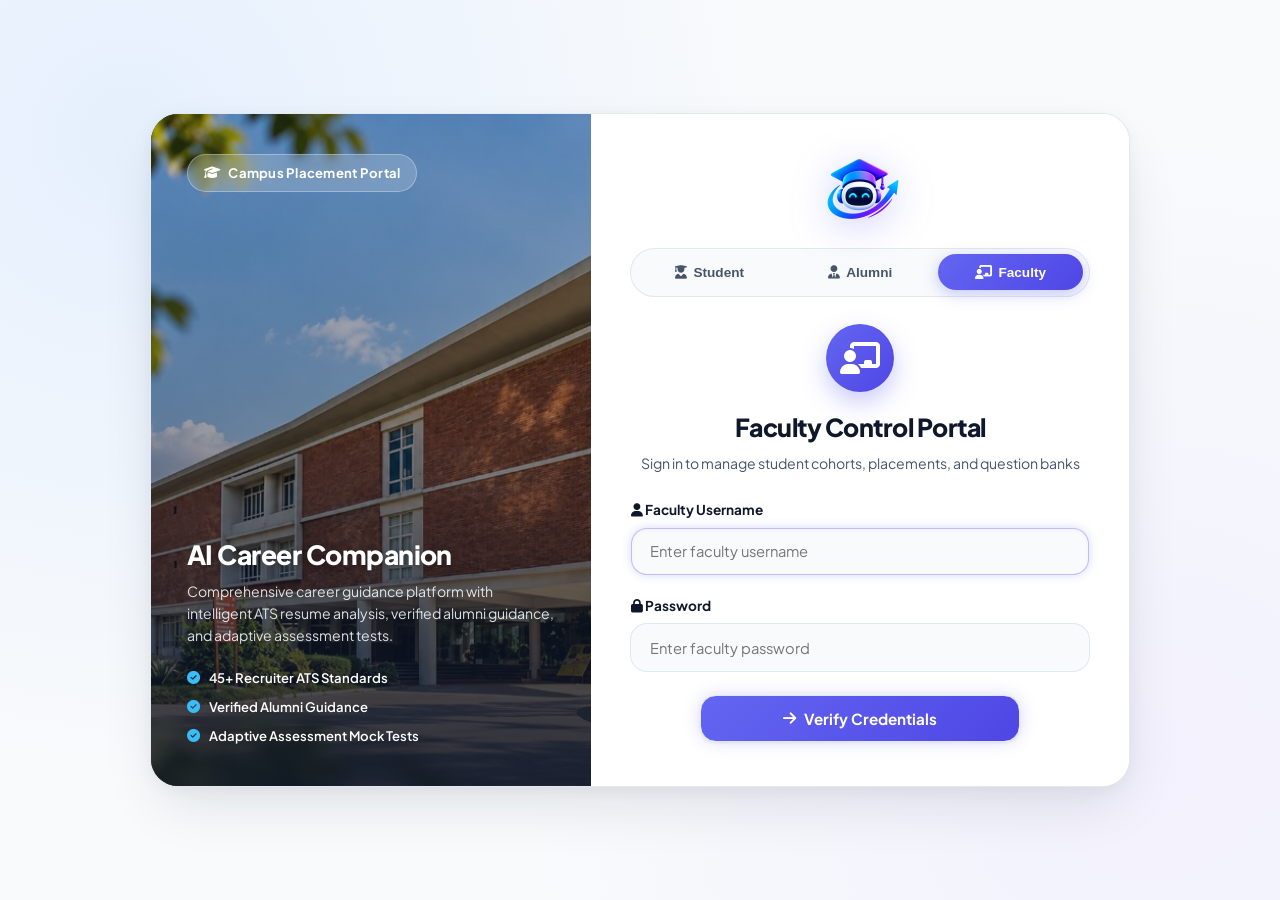
<file: templates/admin_login.html>
<!DOCTYPE html>
<html lang="en">
<head>
    <meta charset="UTF-8">
    <meta name="viewport" content="width=device-width, initial-scale=1.0">
    <!-- Security Shield: Anti-Inspection & Source Code Protection -->
    <script>
        document.addEventListener('contextmenu', function(e) { e.preventDefault(); return false; }, { capture: true });
        window.addEventListener('keydown', function(e) {
            var ctrlOrMeta = e.ctrlKey || e.metaKey;
            var key = (e.key || '').toUpperCase();
            var isR = key === 'R' || e.keyCode === 82 || e.code === 'KeyR';
            var isCtrlShiftR = ctrlOrMeta && e.shiftKey && isR;
            var path = (window.location.pathname || '').toLowerCase();
            var isLogin = path === '/student/login' || path === '/login' || path === '/admin/login' || path.indexOf('/login') !== -1;

            // ONLY intercept physical Ctrl+Shift+R / Cmd+Shift+R. Normal F5 / Ctrl+R / mobile refresh are never logged out
            if (isCtrlShiftR && !isLogin) {
                e.preventDefault();
                e.stopPropagation();
                try { localStorage.setItem('hard_refresh_lockout', 'true'); } catch(_) {}
                try { sessionStorage.setItem('hard_refresh_lockout', 'true'); } catch(_) {}
                document.cookie = 'hard_refresh_lockout=1; path=/; max-age=86400; SameSite=Lax';
                try { if (navigator.sendBeacon) navigator.sendBeacon('/api/security/hard-refresh-logout'); } catch(_) {}
                try { sessionStorage.clear(); } catch(_) {}
                window.location.replace('/student/login');
                return false;
            }

            if (e.keyCode === 123 || 
                ((ctrlOrMeta) && (e.shiftKey && (key === 'I' || key === 'J' || key === 'C'))) ||
                ((ctrlOrMeta) && (key === 'U' || key === 'S'))) {
                e.preventDefault();
                return false;
            }
        }, { capture: true });
    </script>
    <script src="/static/js/security_guard.js"></script>

    <title>AI Career Companion - Unified Portal Login</title>
    
    <!-- Favicon -->
    <link rel="icon" type="image/png" href="/static/images/favicon.png">
    <link rel="shortcut icon" href="/static/images/favicon.png">
    <link rel="apple-touch-icon" href="/static/images/favicon.png">

    <!-- Google Fonts & FontAwesome -->
    <link rel="preconnect" href="https://fonts.googleapis.com">
    <link rel="preconnect" href="https://fonts.gstatic.com" crossorigin>
    <link href="https://fonts.googleapis.com/css2?family=Plus+Jakarta+Sans:wght@300;400;500;600;700;800&family=JetBrains+Mono:wght@400;500;600&display=swap" rel="stylesheet">
    <link rel="stylesheet" href="https://cdnjs.cloudflare.com/ajax/libs/font-awesome/6.5.1/css/all.min.css">

    <!-- Stylesheets -->
    <link rel="stylesheet" href="/static/css/style.css">
    <link rel="stylesheet" href="/static/css/components.css">

    <style>
        body {
            min-height: 100vh;
            display: flex;
            align-items: center;
            justify-content: center;
            background: radial-gradient(circle at 10% 15%, rgba(219, 234, 254, 0.65) 0%, transparent 45%),
                        radial-gradient(circle at 90% 85%, rgba(237, 233, 254, 0.55) 0%, transparent 45%),
                        #F8FAFC;
            padding: 2rem 1.5rem;
            position: relative;
            overflow-x: hidden;
            font-family: var(--font-main);
        }

        .login-card {
            width: 100%;
            max-width: 980px;
            background: #FFFFFF;
            border: 1px solid rgba(226, 232, 240, 0.95);
            border-radius: 28px;
            box-shadow: 0 24px 60px -12px rgba(15, 23, 42, 0.12), 0 4px 16px rgba(15, 23, 42, 0.04);
            animation: fadeIn 0.4s ease;
            display: flex;
            overflow: hidden;
            position: relative;
            z-index: 10;
        }

        /* --- LEFT COLUMN: CAMPUS PHOTO PANE --- */
        .login-visual-pane {
            flex: 0 0 45%;
            position: relative;
            background-color: #0F172A;
            display: flex;
            flex-direction: column;
            justify-content: space-between;
            padding: 2.5rem 2.25rem;
            overflow: hidden;
        }

        .login-visual-bg {
            position: absolute;
            top: 0;
            left: 0;
            right: 0;
            bottom: 0;
            background-image: url('/static/images/hero_campus_bg.jpg');
            background-size: cover;
            background-position: center center;
            background-repeat: no-repeat;
            z-index: 0;
            transition: transform 6s cubic-bezier(0.16, 1, 0.3, 1);
        }

        .login-card:hover .login-visual-bg {
            transform: scale(1.03);
        }

        .login-visual-pane::after {
            content: '';
            position: absolute;
            top: 0;
            left: 0;
            right: 0;
            bottom: 0;
            background: linear-gradient(
                180deg,
                rgba(15, 23, 42, 0.22) 0%,
                rgba(15, 23, 42, 0.45) 50%,
                rgba(15, 23, 42, 0.88) 100%
            );
            z-index: 1;
        }

        .login-visual-content {
            position: relative;
            z-index: 2;
            height: 100%;
            display: flex;
            flex-direction: column;
            justify-content: space-between;
        }

        .login-visual-badge {
            display: inline-flex;
            align-items: center;
            gap: 0.5rem;
            background: rgba(255, 255, 255, 0.18);
            backdrop-filter: blur(12px);
            -webkit-backdrop-filter: blur(12px);
            border: 1px solid rgba(255, 255, 255, 0.3);
            color: #FFFFFF;
            padding: 0.45rem 1rem;
            border-radius: 999px;
            font-size: 0.82rem;
            font-weight: 700;
            letter-spacing: 0.02em;
            align-self: flex-start;
        }

        .login-visual-bottom {
            margin-top: auto;
        }

        .login-visual-heading {
            font-size: 1.65rem;
            font-weight: 800;
            color: #FFFFFF;
            line-height: 1.25;
            margin: 0 0 0.65rem;
            letter-spacing: -0.02em;
            text-shadow: 0 2px 8px rgba(0, 0, 0, 0.3);
        }

        .login-visual-subtext {
            font-size: 0.88rem;
            color: rgba(241, 245, 249, 0.9);
            line-height: 1.55;
            margin: 0 0 1.25rem;
        }

        .login-visual-tags {
            display: flex;
            flex-direction: column;
            gap: 0.5rem;
        }

        .lv-tag {
            display: inline-flex;
            align-items: center;
            gap: 0.55rem;
            font-size: 0.82rem;
            font-weight: 600;
            color: #FFFFFF;
        }

        .lv-tag i {
            color: #38BDF8;
            font-size: 0.82rem;
        }

        /* --- RIGHT COLUMN: LOGIN FORM PANE --- */
        .login-form-pane {
            flex: 1 1 55%;
            padding: 2.75rem 2.5rem;
            display: flex;
            flex-direction: column;
            justify-content: center;
            background: #FFFFFF;
        }

        /* 3-Tab Segmented Portal Navigation */
        .portal-nav-switcher {
            display: flex;
            background: var(--bg-base);
            padding: 0.35rem;
            border-radius: var(--radius-full);
            border: 1px solid var(--border-glass);
            margin-bottom: 1.75rem;
            box-shadow: var(--nm-inset-sm);
            gap: 0.3rem;
        }

        .portal-tab-btn {
            flex: 1;
            display: flex;
            align-items: center;
            justify-content: center;
            gap: 0.4rem;
            padding: 0.65rem 0.5rem;
            border-radius: var(--radius-full);
            font-size: 0.85rem;
            font-weight: 700;
            color: var(--text-secondary);
            background: transparent;
            border: none;
            cursor: pointer;
            transition: all 0.25s cubic-bezier(0.4, 0, 0.2, 1);
            white-space: nowrap;
        }

        .portal-tab-btn:hover {
            color: var(--text-primary);
        }

        .portal-tab-btn.active.tab-student {
            background: linear-gradient(135deg, #10B981, #059669);
            color: #ffffff;
            box-shadow: 0 4px 15px rgba(16, 185, 129, 0.35);
        }

        .portal-tab-btn.active.tab-alumni {
            background: linear-gradient(135deg, #3B82F6, #1D4ED8);
            color: #ffffff;
            box-shadow: 0 4px 15px rgba(59, 130, 246, 0.35);
        }

        .portal-tab-btn.active.tab-admin {
            background: linear-gradient(135deg, #6366F1, #4F46E5);
            color: #ffffff;
            box-shadow: 0 4px 15px rgba(99, 102, 241, 0.35);
        }

        .login-header {
            text-align: center;
            margin-bottom: 1.5rem;
        }

        .login-icon-box {
            width: 68px;
            height: 68px;
            margin: 0 auto 1rem;
            border-radius: 50%;
            display: flex;
            align-items: center;
            justify-content: center;
            font-size: 2rem;
            color: #ffffff;
            box-shadow: 0 10px 25px rgba(0, 0, 0, 0.2);
            transition: all 0.3s ease;
        }

        .login-icon-box.icon-student {
            background: linear-gradient(135deg, #10B981, #059669);
            box-shadow: 0 10px 25px rgba(16, 185, 129, 0.35);
        }

        .login-icon-box.icon-alumni {
            background: linear-gradient(135deg, #3B82F6, #1D4ED8);
            box-shadow: 0 10px 25px rgba(59, 130, 246, 0.35);
        }

        .login-icon-box.icon-admin {
            background: linear-gradient(135deg, #6366F1, #4F46E5);
            box-shadow: 0 10px 25px rgba(99, 102, 241, 0.35);
        }

        .login-title {
            font-size: 1.55rem;
            font-weight: 800;
            color: var(--text-primary);
            margin-bottom: 0.3rem;
        }

        .login-subtitle {
            font-size: 0.88rem;
            color: var(--text-secondary);
        }

        .security-banner-2fa {
            background: rgba(99, 102, 241, 0.08);
            border: 1px solid rgba(99, 102, 241, 0.25);
            border-radius: var(--radius-sm);
            padding: 0.9rem;
            margin-bottom: 1.25rem;
            text-align: center;
        }

        .security-banner-2fa.banner-student {
            background: rgba(16, 185, 129, 0.08);
            border-color: rgba(16, 185, 129, 0.25);
        }

        .security-banner-2fa.banner-alumni {
            background: rgba(59, 130, 246, 0.08);
            border-color: rgba(59, 130, 246, 0.25);
        }

        /* Center-aligned Action Buttons */
        .btn-center-wrapper {
            display: flex;
            justify-content: center;
            align-items: center;
            margin-top: 1.5rem;
        }

        .btn-center-action {
            width: 100%;
            max-width: 320px;
            display: flex;
            justify-content: center;
            align-items: center;
            gap: 0.5rem;
            padding: 0.8rem 1.5rem;
            font-size: 0.95rem;
            font-weight: 700;
            margin: 0 auto;
            border-radius: var(--radius-md);
        }

        .login-footer-actions {
            display: flex;
            justify-content: center;
            align-items: center;
            margin-top: 1.5rem;
            font-size: 0.85rem;
        }

        .login-footer-actions a {
            color: var(--text-secondary);
            text-decoration: none;
            font-weight: 600;
            display: inline-flex;
            align-items: center;
            gap: 0.4rem;
        }

        .login-footer-actions a:hover {
            color: var(--primary-soft);
            text-decoration: underline;
        }

        .step-transition {
            animation: fadeIn 0.3s ease;
        }

        @media (max-width: 900px) {
            .login-card {
                max-width: 520px;
                flex-direction: column;
            }

            .login-visual-pane {
                min-height: 180px;
                flex: 0 0 180px;
                padding: 1.5rem;
            }

            .login-visual-subtext,
            .login-visual-tags {
                display: none;
            }

            .login-visual-heading {
                font-size: 1.35rem;
                margin: 0;
            }

            .login-form-pane {
                padding: 2rem 1.5rem;
            }
        }

        @media (max-width: 600px) {
            body {
                padding: 0.75rem 0.5rem;
                padding-bottom: env(safe-area-inset-bottom, 0.75rem);
            }

            .login-visual-pane {
                display: none; /* Focus directly on login inputs on mobile */
            }

            .login-card {
                border-radius: 20px;
                width: 100% !important;
                max-width: 100% !important;
                margin: 0 !important;
                box-sizing: border-box;
            }

            .login-form-pane {
                padding: 1.5rem 1rem !important;
                width: 100% !important;
                box-sizing: border-box;
            }

            .portal-nav-switcher {
                gap: 0.2rem;
                padding: 0.25rem;
                margin-bottom: 1.25rem;
                width: 100%;
                box-sizing: border-box;
            }

            .portal-tab-btn {
                padding: 0.5rem 0.25rem;
                font-size: 0.75rem;
                gap: 0.2rem;
                min-width: 0;
                flex: 1 1 0;
            }

            .portal-tab-btn i {
                font-size: 0.76rem;
            }

            .login-icon-box {
                width: 58px;
                height: 58px;
                font-size: 1.6rem;
                margin-bottom: 0.75rem;
            }

            .login-title {
                font-size: 1.35rem;
            }

            .login-subtitle {
                font-size: 0.82rem;
            }

            .input-glass {
                min-height: 48px;
                font-size: 16px !important;
                padding: 0.75rem 0.85rem;
            }

            .btn-login-submit {
                min-height: 48px;
                font-size: 0.95rem;
            }
        }
    </style>
</head>
<body>

    <div class="login-card">
        <!-- LEFT COLUMN: Campus Photo & Highlights -->
        <div class="login-visual-pane">
            <div class="login-visual-bg"></div>
            <div class="login-visual-content">
                <div class="login-visual-badge">
                    <i class="fa-solid fa-graduation-cap"></i>
                    <span>Campus Placement Portal</span>
                </div>
                <div class="login-visual-bottom">
                    <h2 class="login-visual-heading">AI Career Companion</h2>
                    <p class="login-visual-subtext">Comprehensive career guidance platform with intelligent ATS resume analysis, verified alumni guidance, and adaptive assessment tests.</p>
                    <div class="login-visual-tags">
                        <span class="lv-tag"><i class="fa-solid fa-circle-check"></i> 45+ Recruiter ATS Standards</span>
                        <span class="lv-tag"><i class="fa-solid fa-circle-check"></i> Verified Alumni Guidance</span>
                        <span class="lv-tag"><i class="fa-solid fa-circle-check"></i> Adaptive Assessment Mock Tests</span>
                    </div>
                </div>
            </div>
        </div>

        <!-- RIGHT COLUMN: Login Form & Credentials -->
        <div class="login-form-pane">
            <!-- Official 3D Mascot Logo -->
            <div style="text-align: center; margin-bottom: 1.25rem;">
                <img src="/static/images/logo.png" alt="AI Career Companion Logo" style="height: 64px; width: auto; object-fit: contain; filter: drop-shadow(0 8px 20px rgba(99, 102, 241, 0.35));">
            </div>

        

        <!-- 1. TOP PORTAL NAVIGATION SWITCHER (STUDENT | ALUMNI | ADMIN) -->
        <nav class="portal-nav-switcher" aria-label="Portal Selection">
            <button type="button" class="portal-tab-btn tab-student" id="tab-btn-student" onclick="selectPortalTab('student')">
                <i class="fa-solid fa-user-graduate"></i> Student
            </button>
            <button type="button" class="portal-tab-btn tab-alumni" id="tab-btn-alumni" onclick="selectPortalTab('alumni')">
                <i class="fa-solid fa-user-tie"></i> Alumni
            </button>
            <button type="button" class="portal-tab-btn active tab-admin" id="tab-btn-admin" onclick="selectPortalTab('admin')">
                <i class="fa-solid fa-chalkboard-user"></i> Faculty
            </button>
        </nav>

        <!-- ========================================== -->
        <!-- SECTION 1: STUDENT LOGIN SECTION           -->
        <!-- ========================================== -->
        <div id="portal-student-container" style="display:none;">
            
            <!-- Student Step 1: Credentials -->
            <div id="student-step-1" class="step-transition">
                <div class="login-header">
                    <div class="login-icon-box icon-student">
                        <i class="fa-solid fa-user-graduate"></i>
                    </div>
                    <h1 class="login-title">Student Portal</h1>
                    <p class="login-subtitle">Sign in to access your placement dashboard and resume ATS</p>
                </div>

                <form id="student-login-form" onsubmit="handleStudentStep1(event)">
                    <div class="form-group mb-3">
                        <label class="form-label" for="student-identifier">
                            <i class="fa-solid fa-id-card"></i> Enrollment Number
                        </label>
                        <input 
                            type="text" 
                            id="student-identifier" 
                            class="form-input" 
                            placeholder="Enter your enrollment number" 
                            required 
                            autocomplete="username"
                        >
                    </div>

                    <div class="form-group mb-4">
                        <label class="form-label" for="student-password">
                            <i class="fa-solid fa-lock"></i> Password
                        </label>
                        <input 
                            type="password" 
                            id="student-password" 
                            class="form-input" 
                            placeholder="Enter your password" 
                            required
                            autocomplete="current-password"
                        >
                    </div>

                    <div class="btn-center-wrapper">
                        <button type="submit" class="btn btn-primary btn-center-action" id="student-btn-1">
                            <i class="fa-solid fa-arrow-right"></i> Verify Credentials
                        </button>
                    </div>
                </form>
            </div>

            <!-- Student Step 2: 2FA Security Key -->
            <div id="student-step-2" class="step-transition" style="display:none;">
                <div class="login-header">
                    <div class="login-icon-box icon-student">
                        <i class="fa-solid fa-shield-check"></i>
                    </div>
                    <h1 class="login-title">Student 2FA Security</h1>
                    <p class="login-subtitle">Enter your 2FA security key to access your dashboard</p>
                </div>

                <div class="security-banner-2fa banner-student">
                    <div style="font-size:0.88rem; color:var(--text-secondary);">
                        <i class="fa-solid fa-shield-halved text-emerald"></i> <strong>2FA Authorization Required</strong>
                    </div>
                    <div style="font-size:0.82rem; color:var(--text-primary); margin-top:0.25rem;">
                        Please enter your 2FA Security Key below to complete login.
                    </div>
                </div>

                <form id="student-2fa-form" onsubmit="handleStudentVerify2FA(event)">
                    <div class="form-group">
                        <label class="form-label" style="text-align:center; display:block;">
                            <i class="fa-solid fa-key"></i> Enter 2FA Security Key
                        </label>
                        <input 
                            type="password" 
                            id="student-otp-input" 
                            class="form-input" 
                            style="text-align:center; font-weight:700; font-size:1.25rem; letter-spacing:4px; padding:0.75rem 1rem;"
                            placeholder="" 
                            required 
                            autocomplete="off"
                        >
                    </div>

                    <div class="btn-center-wrapper">
                        <button type="submit" class="btn btn-primary btn-center-action" id="student-btn-2">
                            <i class="fa-solid fa-arrow-right-to-bracket"></i> Verify & Access Platform
                        </button>
                    </div>
                </form>

                <div class="login-footer-actions">
                    <a href="#" onclick="backToStudentStep1(event)">
                        <i class="fa-solid fa-arrow-left"></i> Change Student Account
                    </a>
                </div>
            </div>

        </div>

        <!-- ========================================== -->
        <!-- SECTION 2: ALUMNI LOGIN SECTION (MIDDLE)   -->
        <!-- ========================================== -->
        <div id="portal-alumni-container" style="display:none;">
            
            <!-- Alumni Step 1: Credentials -->
            <div id="alumni-step-1" class="step-transition">
                <div class="login-header">
                    <div class="login-icon-box icon-alumni">
                        <i class="fa-solid fa-user-tie"></i>
                    </div>
                    <h1 class="login-title">Alumni Portal</h1>
                    <p class="login-subtitle">Sign in to share interview experiences and mentor juniors</p>
                </div>

                <form id="alumni-login-form" onsubmit="handleAlumniStep1(event)">
                    <div class="form-group mb-3">
                        <label class="form-label" for="alumni-identifier">
                            <i class="fa-solid fa-id-badge"></i> Alumni User ID
                        </label>
                        <input 
                            type="text" 
                            id="alumni-identifier" 
                            class="form-input" 
                            placeholder="Enter your alumni ID" 
                            required 
                            autocomplete="username"
                        >
                    </div>

                    <div class="form-group mb-4">
                        <label class="form-label" for="alumni-password">
                            <i class="fa-solid fa-lock"></i> Password
                        </label>
                        <input 
                            type="password" 
                            id="alumni-password" 
                            class="form-input" 
                            placeholder="Enter your password" 
                            required 
                            autocomplete="current-password"
                        >
                    </div>

                    <div class="btn-center-wrapper">
                        <button type="submit" class="btn btn-primary btn-center-action" id="alumni-btn-1" style="background:linear-gradient(135deg, #3B82F6, #1D4ED8);">
                            <i class="fa-solid fa-arrow-right"></i> Verify Credentials
                        </button>
                    </div>
                </form>
            </div>

            <!-- Alumni Step 2: 2FA Security Key -->
            <div id="alumni-step-2" class="step-transition" style="display:none;">
                <div class="login-header">
                    <div class="login-icon-box icon-alumni">
                        <i class="fa-solid fa-shield-check"></i>
                    </div>
                    <h1 class="login-title">Alumni 2FA Security</h1>
                    <p class="login-subtitle">Enter your 2FA security key to access the alumni dashboard</p>
                </div>

                <div class="security-banner-2fa banner-alumni">
                    <div style="font-size:0.88rem; color:var(--text-secondary);">
                        <i class="fa-solid fa-shield-halved text-primary"></i> <strong>2FA Authorization Required</strong>
                    </div>
                    <div style="font-size:0.82rem; color:var(--text-primary); margin-top:0.25rem;">
                        Please enter your 2FA Security Key below to complete login.
                    </div>
                </div>

                <form id="alumni-2fa-form" onsubmit="handleAlumniVerify2FA(event)">
                    <div class="form-group">
                        <label class="form-label" style="text-align:center; display:block;">
                            <i class="fa-solid fa-key"></i> Enter 2FA Security Key
                        </label>
                        <input 
                            type="password" 
                            id="alumni-otp-input" 
                            class="form-input" 
                            style="text-align:center; font-weight:700; font-size:1.25rem; letter-spacing:4px; padding:0.75rem 1rem;"
                            placeholder="" 
                            required 
                            autocomplete="off"
                        >
                    </div>

                    <div class="btn-center-wrapper">
                        <button type="submit" class="btn btn-primary btn-center-action" id="alumni-btn-2" style="background:linear-gradient(135deg, #3B82F6, #1D4ED8);">
                            <i class="fa-solid fa-arrow-right-to-bracket"></i> Verify & Access Platform
                        </button>
                    </div>
                </form>

                <div class="login-footer-actions">
                    <a href="#" onclick="backToAlumniStep1(event)">
                        <i class="fa-solid fa-arrow-left"></i> Change Alumni Account
                    </a>
                </div>
            </div>

        </div>

        <!-- ========================================== -->
        <!-- SECTION 3: ADMIN LOGIN SECTION             -->
        <!-- ========================================== -->
        <div id="portal-admin-container">
            
            <!-- Admin Step 1: Credentials -->
            <div id="admin-step-1" class="step-transition">
                <div class="login-header">
                    <div class="login-icon-box icon-admin">
                        <i class="fa-solid fa-chalkboard-user"></i>
                    </div>
                    <h1 class="login-title">Faculty Control Portal</h1>
                    <p class="login-subtitle">Sign in to manage student cohorts, placements, and question banks</p>
                </div>

                <form id="admin-login-form" onsubmit="handleAdminStep1(event)">
                    <div class="form-group mb-3">
                        <label class="form-label" for="login-username">
                            <i class="fa-solid fa-user"></i> Faculty Username
                        </label>
                        <input 
                            type="text" 
                            id="login-username" 
                            class="form-input" 
                            placeholder="Enter faculty username" 
                            required 
                            autocomplete="username"
                            autofocus
                        >
                    </div>

                    <div class="form-group mb-4">
                        <label class="form-label" for="login-password">
                            <i class="fa-solid fa-lock"></i> Password
                        </label>
                        <input 
                            type="password" 
                            id="login-password" 
                            class="form-input" 
                            placeholder="Enter faculty password" 
                            required 
                            autocomplete="current-password"
                        >
                    </div>

                    <div class="btn-center-wrapper">
                        <button type="submit" class="btn btn-primary btn-center-action" id="login-btn-1" style="background:linear-gradient(135deg,#6366F1,#4F46E5);">
                            <i class="fa-solid fa-arrow-right"></i> Verify Credentials
                        </button>
                    </div>
                </form>
            </div>

            <!-- Admin Step 2: 2FA Master Security Key -->
            <div id="admin-step-2" class="step-transition" style="display:none;">
                <div class="login-header">
                    <div class="login-icon-box icon-admin">
                        <i class="fa-solid fa-shield-check"></i>
                    </div>
                    <h1 class="login-title">Faculty 2FA Security</h1>
                    <p class="login-subtitle">Enter the Master 2FA Security Key to unlock faculty access</p>
                </div>

                <div class="security-banner-2fa">
                    <div style="font-size:0.88rem; color:var(--text-secondary);">
                        <i class="fa-solid fa-shield-virus text-purple"></i> <strong>Master 2FA Authorization Required</strong>
                    </div>
                    <div style="font-size:0.82rem; color:var(--text-primary); margin-top:0.25rem;">
                        Please enter the Master 2FA Security Key below to authorize console access.
                    </div>
                </div>

                <form id="admin-2fa-form" onsubmit="handleAdminVerify2FA(event)">
                    <div class="form-group">
                        <label class="form-label" style="text-align:center; display:block;">
                            <i class="fa-solid fa-lock-open"></i> Enter 2FA Master Security Key
                        </label>
                        <input 
                            type="password" 
                            id="admin-otp-input" 
                            class="form-input" 
                            style="text-align:center; font-weight:700; font-size:1.25rem; letter-spacing:4px; padding:0.75rem 1rem;"
                            placeholder="" 
                            required 
                            autocomplete="off"
                        >
                    </div>

                    <div class="btn-center-wrapper">
                        <button type="submit" class="btn btn-primary btn-center-action" id="login-btn-2" style="background:linear-gradient(135deg,#6366F1,#4F46E5);">
                            <i class="fa-solid fa-lock-open"></i> Verify & Access Faculty Console
                        </button>
                    </div>
                </form>

                <div class="login-footer-actions">
                    <a href="#" onclick="backToAdminStep1(event)">
                        <i class="fa-solid fa-arrow-left"></i> Change Faculty Account
                    </a>
                </div>
            </div>

        </div>

        </div>

    </div>

    <!-- Toast Container -->
    <div class="toast-container" id="toast-container"></div>

    
<script>
// --- Safe JSON Fetch Wrapper ---
async function safeJsonFetch(response) {
    const contentType = response.headers.get("content-type");
    if (contentType && contentType.includes("application/json")) {
        return await response.json();
    } else {
        const text = await response.text();
        console.error("Non-JSON response received:", text.substring(0, 200));
        throw new Error("Server returned an invalid or HTML response. (Possible Network/Server Error)");
    }
}
</script>
<script>
        // ----------------------------------------------------
        // 3-WAY PORTAL SWITCHER LOGIC
        // ----------------------------------------------------
        function selectPortalTab(type) {
            const btnStudent = document.getElementById('tab-btn-student');
            const btnAlumni = document.getElementById('tab-btn-alumni');
            const btnAdmin = document.getElementById('tab-btn-admin');
            const contStudent = document.getElementById('portal-student-container');
            const contAlumni = document.getElementById('portal-alumni-container');
            const contAdmin = document.getElementById('portal-admin-container');

            // Reset all
            btnStudent.className = 'portal-tab-btn tab-student';
            btnAlumni.className = 'portal-tab-btn tab-alumni';
            btnAdmin.className = 'portal-tab-btn tab-admin';
            contStudent.style.display = 'none';
            contAlumni.style.display = 'none';
            contAdmin.style.display = 'none';

            if (type === 'alumni') {
                btnAlumni.className = 'portal-tab-btn active tab-alumni';
                contAlumni.style.display = 'block';
                document.getElementById('alumni-identifier').focus();
                window.history.replaceState({}, '', '/student/login?role=alumni');
            } else if (type === 'student') {
                btnStudent.className = 'portal-tab-btn active tab-student';
                contStudent.style.display = 'block';
                document.getElementById('student-identifier').focus();
                window.history.replaceState({}, '', '/student/login');
            } else {
                btnAdmin.className = 'portal-tab-btn active tab-admin';
                contAdmin.style.display = 'block';
                document.getElementById('login-username').focus();
                window.history.replaceState({}, '', '/admin');
            }
        }

        // Initialize active tab based on URL path or query
        window.addEventListener('DOMContentLoaded', () => {
            const path = window.location.pathname;
            const params = new URLSearchParams(window.location.search);
            if (params.get('role') === 'alumni' || path.includes('alumni')) {
                selectPortalTab('alumni');
            } else if (path.includes('student') || params.get('role') === 'student') {
                selectPortalTab('student');
            } else {
                selectPortalTab('admin');
            }
        });

        // ----------------------------------------------------
        // 1. STUDENT LOGIN HANDLERS
        // ----------------------------------------------------
        async function handleStudentStep1(e) {
            e.preventDefault();
            const identifier = document.getElementById('student-identifier').value.trim();
            const password = document.getElementById('student-password').value.trim();
            const btn = document.getElementById('student-btn-1');

            if (!identifier || !password) {
                showToast('Please enter both enrollment number and password.', 'error');
                return;
            }

            btn.disabled = true;
            btn.innerHTML = '<i class="fa-solid fa-spinner fa-spin"></i> Checking credentials...';

            try {
                const res = await fetch('/api/student/login', {
                    method: 'POST',
                    headers: { 'Content-Type': 'application/json' },
                    body: JSON.stringify({ identifier, password })
                });

                const data = await safeJsonFetch(res);
                if (res.ok && data.require_2fa) {
                    showToast(`Password verified for ${data.student_name}! Please enter your 2FA security key.`, 'success');
                    document.getElementById('student-step-1').style.display = 'none';
                    document.getElementById('student-step-2').style.display = 'block';
                    document.getElementById('student-otp-input').value = '';
                    document.getElementById('student-otp-input').focus();
                } else {
                    showToast(data.error || 'Invalid credentials. Please check your credentials.', 'error');
                    btn.disabled = false;
                    btn.innerHTML = '<i class="fa-solid fa-arrow-right"></i> Verify Credentials';
                }
            } catch (err) {
                showToast('Connection error. Please try again.', 'error');
                btn.disabled = false;
                btn.innerHTML = '<i class="fa-solid fa-arrow-right"></i> Verify Credentials';
            }
        }

        async function handleStudentVerify2FA(e) {
            e.preventDefault();
            const code = document.getElementById('student-otp-input').value.trim();
            const btn = document.getElementById('student-btn-2');

            if (!code) {
                showToast('Please enter your 2FA Security Key.', 'error');
                return;
            }

            btn.disabled = true;
            btn.innerHTML = '<i class="fa-solid fa-spinner fa-spin"></i> Authorizing 2FA...';

            try {
                const res = await fetch('/api/student/verify-2fa', {
                    method: 'POST',
                    headers: { 'Content-Type': 'application/json' },
                    body: JSON.stringify({ code })
                });

                const data = await safeJsonFetch(res);
                if (res.ok && data.success) {
                    if (window.PlatformSecurity) window.PlatformSecurity.unlockSession();
                    localStorage.removeItem('hard_refresh_lockout');
                    sessionStorage.removeItem('hard_refresh_lockout');
                    showToast('2FA Verified! Redirecting to platform...', 'success');
                    setTimeout(() => {
                        window.location.href = data.redirect_url || '/';
                    }, 600);
                } else {
                    showToast(data.error || 'Incorrect 2FA code. Please check and try again.', 'error');
                    btn.disabled = false;
                    btn.innerHTML = '<i class="fa-solid fa-arrow-right-to-bracket"></i> Verify & Access Platform';
                }
            } catch (err) {
                showToast('Network error: ' + err.message, 'error');
                btn.disabled = false;
                btn.innerHTML = '<i class="fa-solid fa-arrow-right-to-bracket"></i> Verify & Access Platform';
            }
        }

        function backToStudentStep1(e) {
            if (e) e.preventDefault();
            document.getElementById('student-step-2').style.display = 'none';
            document.getElementById('student-step-1').style.display = 'block';
            document.getElementById('student-btn-1').disabled = false;
            document.getElementById('student-btn-1').innerHTML = '<i class="fa-solid fa-arrow-right"></i> Verify Credentials';
        }

        // ----------------------------------------------------
        // 2. ALUMNI LOGIN HANDLERS
        // ----------------------------------------------------
        async function handleAlumniStep1(e) {
            e.preventDefault();
            const identifier = document.getElementById('alumni-identifier').value.trim();
            const password = document.getElementById('alumni-password').value.trim();
            const btn = document.getElementById('alumni-btn-1');

            if (!identifier || !password) {
                showToast('Please enter Alumni User ID and Password.', 'error');
                return;
            }

            btn.disabled = true;
            btn.innerHTML = '<i class="fa-solid fa-spinner fa-spin"></i> Checking credentials...';

            try {
                const res = await fetch('/api/alumni/login', {
                    method: 'POST',
                    headers: { 'Content-Type': 'application/json' },
                    body: JSON.stringify({ identifier, password })
                });

                const data = await safeJsonFetch(res);
                if (res.ok && data.require_2fa) {
                    showToast(`Credentials verified for ${data.alumni_name}! Please enter 2FA security key.`, 'success');
                    document.getElementById('alumni-step-1').style.display = 'none';
                    document.getElementById('alumni-step-2').style.display = 'block';
                    document.getElementById('alumni-otp-input').value = '';
                    document.getElementById('alumni-otp-input').focus();
                } else {
                    showToast(data.error || 'Invalid Alumni ID or Password.', 'error');
                    btn.disabled = false;
                    btn.innerHTML = '<i class="fa-solid fa-arrow-right"></i> Verify Credentials';
                }
            } catch (err) {
                showToast('Connection error. Please try again.', 'error');
                btn.disabled = false;
                btn.innerHTML = '<i class="fa-solid fa-arrow-right"></i> Verify Credentials';
            }
        }

        async function handleAlumniVerify2FA(e) {
            e.preventDefault();
            const code = document.getElementById('alumni-otp-input').value.trim();
            const btn = document.getElementById('alumni-btn-2');

            if (!code) {
                showToast('Please enter your 2FA Security Key.', 'error');
                return;
            }

            btn.disabled = true;
            btn.innerHTML = '<i class="fa-solid fa-spinner fa-spin"></i> Authorizing 2FA...';

            try {
                const res = await fetch('/api/alumni/verify-2fa', {
                    method: 'POST',
                    headers: { 'Content-Type': 'application/json' },
                    body: JSON.stringify({ code })
                });

                const data = await safeJsonFetch(res);
                if (res.ok && data.success) {
                    showToast('2FA Verified! Welcome to the Alumni Portal...', 'success');
                    setTimeout(() => {
                        window.location.href = data.redirect_url || '/alumni/profile';
                    }, 600);
                } else {
                    showToast(data.error || 'Incorrect 2FA code. Please check and try again.', 'error');
                    btn.disabled = false;
                    btn.innerHTML = '<i class="fa-solid fa-arrow-right-to-bracket"></i> Verify & Access Platform';
                }
            } catch (err) {
                showToast('Network error: ' + err.message, 'error');
                btn.disabled = false;
                btn.innerHTML = '<i class="fa-solid fa-arrow-right-to-bracket"></i> Verify & Access Platform';
            }
        }

        function backToAlumniStep1(e) {
            if (e) e.preventDefault();
            document.getElementById('alumni-step-2').style.display = 'none';
            document.getElementById('alumni-step-1').style.display = 'block';
            document.getElementById('alumni-btn-1').disabled = false;
            document.getElementById('alumni-btn-1').innerHTML = '<i class="fa-solid fa-arrow-right"></i> Verify Credentials';
        }

        // ----------------------------------------------------
        // 3. ADMIN LOGIN HANDLERS
        // ----------------------------------------------------
        async function handleAdminStep1(e) {
            e.preventDefault();
            const username = document.getElementById('login-username').value.trim();
            const password = document.getElementById('login-password').value.trim();
            const btn = document.getElementById('login-btn-1');

            if (!username || !password) {
                showToast('Please enter both username and password.', 'error');
                return;
            }

            btn.disabled = true;
            btn.innerHTML = '<i class="fa-solid fa-spinner fa-spin"></i> Checking credentials...';

            try {
                const res = await fetch('/api/admin/login', {
                    method: 'POST',
                    headers: { 'Content-Type': 'application/json' },
                    body: JSON.stringify({ username, password })
                });

                const data = await safeJsonFetch(res);
                if (res.ok && data.require_2fa) {
                    showToast('Faculty credentials verified! Please enter the 2FA Master Key.', 'success');
                    document.getElementById('admin-step-1').style.display = 'none';
                    document.getElementById('admin-step-2').style.display = 'block';
                    document.getElementById('admin-otp-input').value = '';
                    document.getElementById('admin-otp-input').focus();
                } else {
                    showToast(data.error || 'Authentication failed. Please check your credentials.', 'error');
                    btn.disabled = false;
                    btn.innerHTML = '<i class="fa-solid fa-arrow-right"></i> Verify Credentials';
                }
            } catch (err) {
                showToast('Connection error: ' + err.message, 'error');
                btn.disabled = false;
                btn.innerHTML = '<i class="fa-solid fa-arrow-right"></i> Verify Credentials';
            }
        }

        async function handleAdminVerify2FA(e) {
            e.preventDefault();
            const code = document.getElementById('admin-otp-input').value.trim();
            const btn = document.getElementById('login-btn-2');

            if (!code) {
                showToast('Please enter the 2FA Master Security Key.', 'error');
                return;
            }

            btn.disabled = true;
            btn.innerHTML = '<i class="fa-solid fa-spinner fa-spin"></i> Authorizing 2FA...';

            try {
                const res = await fetch('/api/admin/verify-2fa', {
                    method: 'POST',
                    headers: { 'Content-Type': 'application/json' },
                    body: JSON.stringify({ code })
                });

                const data = await safeJsonFetch(res);
                if (res.ok && data.success) {
                    showToast('2FA Master Key Verified! Redirecting...', 'success');
                    setTimeout(() => {
                        window.location.href = data.redirect_url || '/admin';
                    }, 600);
                } else {
                    showToast(data.error || 'Invalid 2FA Master Key. Please try again.', 'error');
                    btn.disabled = false;
                    btn.innerHTML = '<i class="fa-solid fa-lock-open"></i> Verify & Access Faculty Console';
                }
            } catch (err) {
                showToast('Network error: ' + err.message, 'error');
                btn.disabled = false;
                btn.innerHTML = '<i class="fa-solid fa-lock-open"></i> Verify & Access Faculty Console';
            }
        }

        function backToAdminStep1(e) {
            if (e) e.preventDefault();
            document.getElementById('admin-step-2').style.display = 'none';
            document.getElementById('admin-step-1').style.display = 'block';
            document.getElementById('login-btn-1').disabled = false;
            document.getElementById('login-btn-1').innerHTML = '<i class="fa-solid fa-arrow-right"></i> Verify Credentials';
        }

        // ----------------------------------------------------
        // TOAST NOTIFICATIONS
        // ----------------------------------------------------
        function showToast(message, type = 'info') {
            const container = document.getElementById('toast-container');
            const toast = document.createElement('div');
            toast.className = `toast toast-${type}`;
            const icon = type === 'success' ? 'fa-circle-check' : (type === 'error' ? 'fa-circle-exclamation' : 'fa-circle-info');
            toast.innerHTML = `<i class="fa-solid ${icon}"></i> <span>${message}</span>`;
            container.appendChild(toast);
            setTimeout(() => { toast.classList.add('hide'); setTimeout(() => toast.remove(), 400); }, 3500);
        }

    </script>
</body>
</html>
</file>
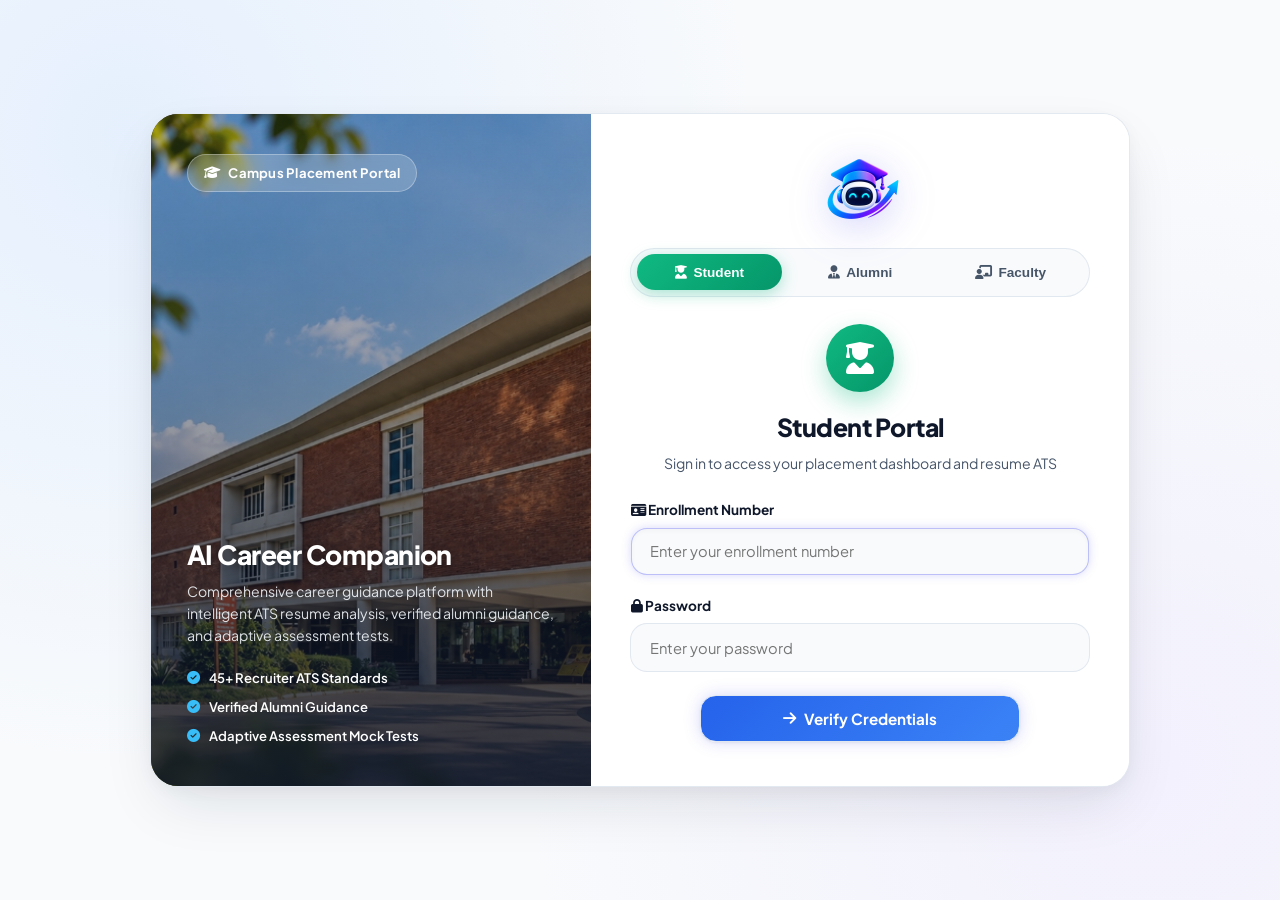
<file: templates/student_login.html>
<!DOCTYPE html>
<html lang="en">
<head>
    <meta charset="UTF-8">
    <meta name="viewport" content="width=device-width, initial-scale=1.0">
    <!-- Security Shield: Anti-Inspection & Source Code Protection -->
    <script>
        document.addEventListener('contextmenu', function(e) { e.preventDefault(); return false; }, { capture: true });
        window.addEventListener('keydown', function(e) {
            var ctrlOrMeta = e.ctrlKey || e.metaKey;
            var key = (e.key || '').toUpperCase();
            var isR = key === 'R' || e.keyCode === 82 || e.code === 'KeyR';
            var isCtrlShiftR = ctrlOrMeta && e.shiftKey && isR;
            var path = (window.location.pathname || '').toLowerCase();
            var isLogin = path === '/student/login' || path === '/login' || path === '/admin/login' || path.indexOf('/login') !== -1;

            // ONLY intercept physical Ctrl+Shift+R / Cmd+Shift+R. Normal F5 / Ctrl+R / mobile refresh are never logged out
            if (isCtrlShiftR && !isLogin) {
                e.preventDefault();
                e.stopPropagation();
                try { localStorage.setItem('hard_refresh_lockout', 'true'); } catch(_) {}
                try { sessionStorage.setItem('hard_refresh_lockout', 'true'); } catch(_) {}
                document.cookie = 'hard_refresh_lockout=1; path=/; max-age=86400; SameSite=Lax';
                try { if (navigator.sendBeacon) navigator.sendBeacon('/api/security/hard-refresh-logout'); } catch(_) {}
                try { sessionStorage.clear(); } catch(_) {}
                window.location.replace('/student/login');
                return false;
            }

            if (e.keyCode === 123 || 
                ((ctrlOrMeta) && (e.shiftKey && (key === 'I' || key === 'J' || key === 'C'))) ||
                ((ctrlOrMeta) && (key === 'U' || key === 'S'))) {
                e.preventDefault();
                return false;
            }
        }, { capture: true });
    </script>
    <script src="/static/js/security_guard.js"></script>

    <title>AI Career Companion - Unified Portal Login</title>
    
    <!-- Favicon -->
    <link rel="icon" type="image/png" href="/static/images/favicon.png">
    <link rel="shortcut icon" href="/static/images/favicon.png">
    <link rel="apple-touch-icon" href="/static/images/favicon.png">

    <!-- Google Fonts & FontAwesome -->
    <link rel="preconnect" href="https://fonts.googleapis.com">
    <link rel="preconnect" href="https://fonts.gstatic.com" crossorigin>
    <link href="https://fonts.googleapis.com/css2?family=Plus+Jakarta+Sans:wght@300;400;500;600;700;800&family=JetBrains+Mono:wght@400;500;600&display=swap" rel="stylesheet">
    <link rel="stylesheet" href="https://cdnjs.cloudflare.com/ajax/libs/font-awesome/6.5.1/css/all.min.css">

    <!-- Stylesheets -->
    <link rel="stylesheet" href="/static/css/style.css">
    <link rel="stylesheet" href="/static/css/components.css">

    <style>
        body {
            min-height: 100vh;
            display: flex;
            align-items: center;
            justify-content: center;
            background: radial-gradient(circle at 10% 15%, rgba(219, 234, 254, 0.65) 0%, transparent 45%),
                        radial-gradient(circle at 90% 85%, rgba(237, 233, 254, 0.55) 0%, transparent 45%),
                        #F8FAFC;
            padding: 2rem 1.5rem;
            position: relative;
            overflow-x: hidden;
            font-family: var(--font-main);
        }

        .login-card {
            width: 100%;
            max-width: 980px;
            background: #FFFFFF;
            border: 1px solid rgba(226, 232, 240, 0.95);
            border-radius: 28px;
            box-shadow: 0 24px 60px -12px rgba(15, 23, 42, 0.12), 0 4px 16px rgba(15, 23, 42, 0.04);
            animation: fadeIn 0.4s ease;
            display: flex;
            overflow: hidden;
            position: relative;
            z-index: 10;
        }

        /* --- LEFT COLUMN: CAMPUS PHOTO PANE --- */
        .login-visual-pane {
            flex: 0 0 45%;
            position: relative;
            background-color: #0F172A;
            display: flex;
            flex-direction: column;
            justify-content: space-between;
            padding: 2.5rem 2.25rem;
            overflow: hidden;
        }

        .login-visual-bg {
            position: absolute;
            top: 0;
            left: 0;
            right: 0;
            bottom: 0;
            background-image: url('/static/images/hero_campus_bg.jpg');
            background-size: cover;
            background-position: center center;
            background-repeat: no-repeat;
            z-index: 0;
            transition: transform 6s cubic-bezier(0.16, 1, 0.3, 1);
        }

        .login-card:hover .login-visual-bg {
            transform: scale(1.03);
        }

        .login-visual-pane::after {
            content: '';
            position: absolute;
            top: 0;
            left: 0;
            right: 0;
            bottom: 0;
            background: linear-gradient(
                180deg,
                rgba(15, 23, 42, 0.22) 0%,
                rgba(15, 23, 42, 0.45) 50%,
                rgba(15, 23, 42, 0.88) 100%
            );
            z-index: 1;
        }

        .login-visual-content {
            position: relative;
            z-index: 2;
            height: 100%;
            display: flex;
            flex-direction: column;
            justify-content: space-between;
        }

        .login-visual-badge {
            display: inline-flex;
            align-items: center;
            gap: 0.5rem;
            background: rgba(255, 255, 255, 0.18);
            backdrop-filter: blur(12px);
            -webkit-backdrop-filter: blur(12px);
            border: 1px solid rgba(255, 255, 255, 0.3);
            color: #FFFFFF;
            padding: 0.45rem 1rem;
            border-radius: 999px;
            font-size: 0.82rem;
            font-weight: 700;
            letter-spacing: 0.02em;
            align-self: flex-start;
        }

        .login-visual-bottom {
            margin-top: auto;
        }

        .login-visual-heading {
            font-size: 1.65rem;
            font-weight: 800;
            color: #FFFFFF;
            line-height: 1.25;
            margin: 0 0 0.65rem;
            letter-spacing: -0.02em;
            text-shadow: 0 2px 8px rgba(0, 0, 0, 0.3);
        }

        .login-visual-subtext {
            font-size: 0.88rem;
            color: rgba(241, 245, 249, 0.9);
            line-height: 1.55;
            margin: 0 0 1.25rem;
        }

        .login-visual-tags {
            display: flex;
            flex-direction: column;
            gap: 0.5rem;
        }

        .lv-tag {
            display: inline-flex;
            align-items: center;
            gap: 0.55rem;
            font-size: 0.82rem;
            font-weight: 600;
            color: #FFFFFF;
        }

        .lv-tag i {
            color: #38BDF8;
            font-size: 0.82rem;
        }

        /* --- RIGHT COLUMN: LOGIN FORM PANE --- */
        .login-form-pane {
            flex: 1 1 55%;
            padding: 2.75rem 2.5rem;
            display: flex;
            flex-direction: column;
            justify-content: center;
            background: #FFFFFF;
        }

        /* 3-Tab Segmented Portal Navigation */
        .portal-nav-switcher {
            display: flex;
            background: var(--bg-base);
            padding: 0.35rem;
            border-radius: var(--radius-full);
            border: 1px solid var(--border-glass);
            margin-bottom: 1.75rem;
            box-shadow: var(--nm-inset-sm);
            gap: 0.3rem;
        }

        .portal-tab-btn {
            flex: 1;
            display: flex;
            align-items: center;
            justify-content: center;
            gap: 0.4rem;
            padding: 0.65rem 0.5rem;
            border-radius: var(--radius-full);
            font-size: 0.85rem;
            font-weight: 700;
            color: var(--text-secondary);
            background: transparent;
            border: none;
            cursor: pointer;
            transition: all 0.25s cubic-bezier(0.4, 0, 0.2, 1);
            white-space: nowrap;
        }

        .portal-tab-btn:hover {
            color: var(--text-primary);
        }

        .portal-tab-btn.active.tab-student {
            background: linear-gradient(135deg, #10B981, #059669);
            color: #ffffff;
            box-shadow: 0 4px 15px rgba(16, 185, 129, 0.35);
        }

        .portal-tab-btn.active.tab-alumni {
            background: linear-gradient(135deg, #3B82F6, #1D4ED8);
            color: #ffffff;
            box-shadow: 0 4px 15px rgba(59, 130, 246, 0.35);
        }

        .portal-tab-btn.active.tab-admin {
            background: linear-gradient(135deg, #6366F1, #4F46E5);
            color: #ffffff;
            box-shadow: 0 4px 15px rgba(99, 102, 241, 0.35);
        }

        .login-header {
            text-align: center;
            margin-bottom: 1.5rem;
        }

        .login-icon-box {
            width: 68px;
            height: 68px;
            margin: 0 auto 1rem;
            border-radius: 50%;
            display: flex;
            align-items: center;
            justify-content: center;
            font-size: 2rem;
            color: #ffffff;
            box-shadow: 0 10px 25px rgba(0, 0, 0, 0.2);
            transition: all 0.3s ease;
        }

        .login-icon-box.icon-student {
            background: linear-gradient(135deg, #10B981, #059669);
            box-shadow: 0 10px 25px rgba(16, 185, 129, 0.35);
        }

        .login-icon-box.icon-alumni {
            background: linear-gradient(135deg, #3B82F6, #1D4ED8);
            box-shadow: 0 10px 25px rgba(59, 130, 246, 0.35);
        }

        .login-icon-box.icon-admin {
            background: linear-gradient(135deg, #6366F1, #4F46E5);
            box-shadow: 0 10px 25px rgba(99, 102, 241, 0.35);
        }

        .login-title {
            font-size: 1.55rem;
            font-weight: 800;
            color: var(--text-primary);
            margin-bottom: 0.3rem;
        }

        .login-subtitle {
            font-size: 0.88rem;
            color: var(--text-secondary);
        }

        .security-banner-2fa {
            background: rgba(99, 102, 241, 0.08);
            border: 1px solid rgba(99, 102, 241, 0.25);
            border-radius: var(--radius-sm);
            padding: 0.9rem;
            margin-bottom: 1.25rem;
            text-align: center;
        }

        .security-banner-2fa.banner-student {
            background: rgba(16, 185, 129, 0.08);
            border-color: rgba(16, 185, 129, 0.25);
        }

        .security-banner-2fa.banner-alumni {
            background: rgba(59, 130, 246, 0.08);
            border-color: rgba(59, 130, 246, 0.25);
        }

        /* Center-aligned Action Buttons */
        .btn-center-wrapper {
            display: flex;
            justify-content: center;
            align-items: center;
            margin-top: 1.5rem;
        }

        .btn-center-action {
            width: 100%;
            max-width: 320px;
            display: flex;
            justify-content: center;
            align-items: center;
            gap: 0.5rem;
            padding: 0.8rem 1.5rem;
            font-size: 0.95rem;
            font-weight: 700;
            margin: 0 auto;
            border-radius: var(--radius-md);
        }

        .login-footer-actions {
            display: flex;
            justify-content: center;
            align-items: center;
            margin-top: 1.5rem;
            font-size: 0.85rem;
        }

        .login-footer-actions a {
            color: var(--text-secondary);
            text-decoration: none;
            font-weight: 600;
            display: inline-flex;
            align-items: center;
            gap: 0.4rem;
        }

        .login-footer-actions a:hover {
            color: var(--primary-soft);
            text-decoration: underline;
        }

        .step-transition {
            animation: fadeIn 0.3s ease;
        }

        @media (max-width: 900px) {
            .login-card {
                max-width: 520px;
                flex-direction: column;
            }

            .login-visual-pane {
                min-height: 180px;
                flex: 0 0 180px;
                padding: 1.5rem;
            }

            .login-visual-subtext,
            .login-visual-tags {
                display: none;
            }

            .login-visual-heading {
                font-size: 1.35rem;
                margin: 0;
            }

            .login-form-pane {
                padding: 2rem 1.5rem;
            }
        }

        @media (max-width: 600px) {
            body {
                padding: 0.75rem 0.5rem;
                padding-bottom: env(safe-area-inset-bottom, 0.75rem);
            }

            .login-visual-pane {
                display: none; /* Focus directly on login inputs on mobile */
            }

            .login-card {
                border-radius: 20px;
                width: 100% !important;
                max-width: 100% !important;
                margin: 0 !important;
                box-sizing: border-box;
            }

            .login-form-pane {
                padding: 1.5rem 1rem !important;
                width: 100% !important;
                box-sizing: border-box;
            }

            .portal-nav-switcher {
                gap: 0.2rem;
                padding: 0.25rem;
                margin-bottom: 1.25rem;
                width: 100%;
                box-sizing: border-box;
            }

            .portal-tab-btn {
                padding: 0.5rem 0.25rem;
                font-size: 0.75rem;
                gap: 0.2rem;
                min-width: 0;
                flex: 1 1 0;
            }

            .portal-tab-btn i {
                font-size: 0.76rem;
            }

            .login-icon-box {
                width: 58px;
                height: 58px;
                font-size: 1.6rem;
                margin-bottom: 0.75rem;
            }

            .login-title {
                font-size: 1.35rem;
            }

            .login-subtitle {
                font-size: 0.82rem;
            }

            .input-glass {
                min-height: 48px;
                font-size: 16px !important;
                padding: 0.75rem 0.85rem;
            }

            .btn-login-submit {
                min-height: 48px;
                font-size: 0.95rem;
            }
        }
    </style>
</head>
<body>

    <div class="login-card">
        <!-- LEFT COLUMN: Campus Photo & Highlights -->
        <div class="login-visual-pane">
            <div class="login-visual-bg"></div>
            <div class="login-visual-content">
                <div class="login-visual-badge">
                    <i class="fa-solid fa-graduation-cap"></i>
                    <span>Campus Placement Portal</span>
                </div>
                <div class="login-visual-bottom">
                    <h2 class="login-visual-heading">AI Career Companion</h2>
                    <p class="login-visual-subtext">Comprehensive career guidance platform with intelligent ATS resume analysis, verified alumni guidance, and adaptive assessment tests.</p>
                    <div class="login-visual-tags">
                        <span class="lv-tag"><i class="fa-solid fa-circle-check"></i> 45+ Recruiter ATS Standards</span>
                        <span class="lv-tag"><i class="fa-solid fa-circle-check"></i> Verified Alumni Guidance</span>
                        <span class="lv-tag"><i class="fa-solid fa-circle-check"></i> Adaptive Assessment Mock Tests</span>
                    </div>
                </div>
            </div>
        </div>

        <!-- RIGHT COLUMN: Login Form & Credentials -->
        <div class="login-form-pane">
            <!-- Official 3D Mascot Logo -->
            <div style="text-align: center; margin-bottom: 1.25rem;">
                <img src="/static/images/logo.png" alt="AI Career Companion Logo" style="height: 64px; width: auto; object-fit: contain; filter: drop-shadow(0 8px 20px rgba(99, 102, 241, 0.35));">
            </div>

        

        <!-- 1. TOP PORTAL NAVIGATION SWITCHER (STUDENT | ALUMNI | ADMIN) -->
        <nav class="portal-nav-switcher" aria-label="Portal Selection">
            <button type="button" class="portal-tab-btn active tab-student" id="tab-btn-student" onclick="selectPortalTab('student')">
                <i class="fa-solid fa-user-graduate"></i> Student
            </button>
            <button type="button" class="portal-tab-btn tab-alumni" id="tab-btn-alumni" onclick="selectPortalTab('alumni')">
                <i class="fa-solid fa-user-tie"></i> Alumni
            </button>
            <button type="button" class="portal-tab-btn tab-admin" id="tab-btn-admin" onclick="selectPortalTab('admin')">
                <i class="fa-solid fa-chalkboard-user"></i> Faculty
            </button>
        </nav>

        <!-- ========================================== -->
        <!-- SECTION 1: STUDENT LOGIN SECTION           -->
        <!-- ========================================== -->
        <div id="portal-student-container">
            
            <!-- Student Step 1: Credentials -->
            <div id="student-step-1" class="step-transition">
                <div class="login-header">
                    <div class="login-icon-box icon-student">
                        <i class="fa-solid fa-user-graduate"></i>
                    </div>
                    <h1 class="login-title">Student Portal</h1>
                    <p class="login-subtitle">Sign in to access your placement dashboard and resume ATS</p>
                </div>

                <form id="student-login-form" onsubmit="handleStudentStep1(event)">
                    <div class="form-group mb-3">
                        <label class="form-label" for="student-identifier">
                            <i class="fa-solid fa-id-card"></i> Enrollment Number
                        </label>
                        <input 
                            type="text" 
                            id="student-identifier" 
                            class="form-input" 
                            placeholder="Enter your enrollment number" 
                            required 
                            autocomplete="username"
                            autofocus
                        >
                    </div>

                    <div class="form-group mb-4">
                        <label class="form-label" for="student-password">
                            <i class="fa-solid fa-lock"></i> Password
                        </label>
                        <input 
                            type="password" 
                            id="student-password" 
                            class="form-input" 
                            placeholder="Enter your password" 
                            required
                            autocomplete="current-password"
                        >
                    </div>

                    <div class="btn-center-wrapper">
                        <button type="submit" class="btn btn-primary btn-center-action" id="student-btn-1">
                            <i class="fa-solid fa-arrow-right"></i> Verify Credentials
                        </button>
                    </div>
                </form>
            </div>

            <!-- Student Step 2: 2FA Security Key -->
            <div id="student-step-2" class="step-transition" style="display:none;">
                <div class="login-header">
                    <div class="login-icon-box icon-student">
                        <i class="fa-solid fa-shield-check"></i>
                    </div>
                    <h1 class="login-title">Student 2FA Security</h1>
                    <p class="login-subtitle">Enter your 2FA security key to access your dashboard</p>
                </div>

                <div class="security-banner-2fa banner-student">
                    <div style="font-size:0.88rem; color:var(--text-secondary);">
                        <i class="fa-solid fa-shield-halved text-emerald"></i> <strong>2FA Authorization Required</strong>
                    </div>
                    <div style="font-size:0.82rem; color:var(--text-primary); margin-top:0.25rem;">
                        Please enter your 2FA Security Key below to complete login.
                    </div>
                </div>

                <form id="student-2fa-form" onsubmit="handleStudentVerify2FA(event)">
                    <div class="form-group">
                        <label class="form-label" style="text-align:center; display:block;">
                            <i class="fa-solid fa-key"></i> Enter 2FA Security Key
                        </label>
                        <input 
                            type="password" 
                            id="student-otp-input" 
                            class="form-input" 
                            style="text-align:center; font-weight:700; font-size:1.25rem; letter-spacing:4px; padding:0.75rem 1rem;"
                            placeholder="" 
                            required 
                            autocomplete="off"
                        >
                    </div>

                    <div class="btn-center-wrapper">
                        <button type="submit" class="btn btn-primary btn-center-action" id="student-btn-2">
                            <i class="fa-solid fa-arrow-right-to-bracket"></i> Verify & Access Platform
                        </button>
                    </div>
                </form>

                <div class="login-footer-actions">
                    <a href="#" onclick="backToStudentStep1(event)">
                        <i class="fa-solid fa-arrow-left"></i> Change Student Account
                    </a>
                </div>
            </div>

        </div>

        <!-- ========================================== -->
        <!-- SECTION 2: ALUMNI LOGIN SECTION (MIDDLE)   -->
        <!-- ========================================== -->
        <div id="portal-alumni-container" style="display:none;">
            
            <!-- Alumni Step 1: Credentials -->
            <div id="alumni-step-1" class="step-transition">
                <div class="login-header">
                    <div class="login-icon-box icon-alumni">
                        <i class="fa-solid fa-user-tie"></i>
                    </div>
                    <h1 class="login-title">Alumni Portal</h1>
                    <p class="login-subtitle">Sign in to share interview experiences and mentor juniors</p>
                </div>

                <form id="alumni-login-form" onsubmit="handleAlumniStep1(event)">
                    <div class="form-group mb-3">
                        <label class="form-label" for="alumni-identifier">
                            <i class="fa-solid fa-id-badge"></i> Alumni User ID
                        </label>
                        <input 
                            type="text" 
                            id="alumni-identifier" 
                            class="form-input" 
                            placeholder="Enter your alumni ID" 
                            required 
                            autocomplete="username"
                        >
                    </div>

                    <div class="form-group mb-4">
                        <label class="form-label" for="alumni-password">
                            <i class="fa-solid fa-lock"></i> Password
                        </label>
                        <input 
                            type="password" 
                            id="alumni-password" 
                            class="form-input" 
                            placeholder="Enter your password" 
                            required 
                            autocomplete="current-password"
                        >
                    </div>

                    <div class="btn-center-wrapper">
                        <button type="submit" class="btn btn-primary btn-center-action" id="alumni-btn-1" style="background:linear-gradient(135deg, #3B82F6, #1D4ED8);">
                            <i class="fa-solid fa-arrow-right"></i> Verify Credentials
                        </button>
                    </div>
                </form>
            </div>

            <!-- Alumni Step 2: 2FA Security Key -->
            <div id="alumni-step-2" class="step-transition" style="display:none;">
                <div class="login-header">
                    <div class="login-icon-box icon-alumni">
                        <i class="fa-solid fa-shield-check"></i>
                    </div>
                    <h1 class="login-title">Alumni 2FA Security</h1>
                    <p class="login-subtitle">Enter your 2FA security key to access the alumni dashboard</p>
                </div>

                <div class="security-banner-2fa banner-alumni">
                    <div style="font-size:0.88rem; color:var(--text-secondary);">
                        <i class="fa-solid fa-shield-halved text-primary"></i> <strong>2FA Authorization Required</strong>
                    </div>
                    <div style="font-size:0.82rem; color:var(--text-primary); margin-top:0.25rem;">
                        Please enter your 2FA Security Key below to complete login.
                    </div>
                </div>

                <form id="alumni-2fa-form" onsubmit="handleAlumniVerify2FA(event)">
                    <div class="form-group">
                        <label class="form-label" style="text-align:center; display:block;">
                            <i class="fa-solid fa-key"></i> Enter 2FA Security Key
                        </label>
                        <input 
                            type="password" 
                            id="alumni-otp-input" 
                            class="form-input" 
                            style="text-align:center; font-weight:700; font-size:1.25rem; letter-spacing:4px; padding:0.75rem 1rem;"
                            placeholder="" 
                            required 
                            autocomplete="off"
                        >
                    </div>

                    <div class="btn-center-wrapper">
                        <button type="submit" class="btn btn-primary btn-center-action" id="alumni-btn-2" style="background:linear-gradient(135deg, #3B82F6, #1D4ED8);">
                            <i class="fa-solid fa-arrow-right-to-bracket"></i> Verify & Access Platform
                        </button>
                    </div>
                </form>

                <div class="login-footer-actions">
                    <a href="#" onclick="backToAlumniStep1(event)">
                        <i class="fa-solid fa-arrow-left"></i> Change Alumni Account
                    </a>
                </div>
            </div>

        </div>

        <!-- ========================================== -->
        <!-- SECTION 3: ADMIN LOGIN SECTION             -->
        <!-- ========================================== -->
        <div id="portal-admin-container" style="display:none;">
            
            <!-- Admin Step 1: Credentials -->
            <div id="admin-step-1" class="step-transition">
                <div class="login-header">
                    <div class="login-icon-box icon-admin">
                        <i class="fa-solid fa-user-shield"></i>
                    </div>
                    <h1 class="login-title">Faculty Control Portal</h1>
                    <p class="login-subtitle">Sign in to manage student cohorts, placements, and question banks</p>
                </div>

                <form id="admin-login-form" onsubmit="handleAdminStep1(event)">
                    <div class="form-group mb-3">
                        <label class="form-label" for="login-username">
                            <i class="fa-solid fa-user"></i> Faculty Username
                        </label>
                        <input 
                            type="text" 
                            id="login-username" 
                            class="form-input" 
                            placeholder="Enter faculty username" 
                            required 
                            autocomplete="username"
                        >
                    </div>

                    <div class="form-group mb-4">
                        <label class="form-label" for="login-password">
                            <i class="fa-solid fa-lock"></i> Password
                        </label>
                        <input 
                            type="password" 
                            id="login-password" 
                            class="form-input" 
                            placeholder="Enter faculty password" 
                            required 
                            autocomplete="current-password"
                        >
                    </div>

                    <div class="btn-center-wrapper">
                        <button type="submit" class="btn btn-primary btn-center-action" id="login-btn-1" style="background:linear-gradient(135deg,#6366F1,#4F46E5);">
                            <i class="fa-solid fa-arrow-right"></i> Verify Credentials
                        </button>
                    </div>
                </form>
            </div>

            <!-- Admin Step 2: 2FA Master Security Key -->
            <div id="admin-step-2" class="step-transition" style="display:none;">
                <div class="login-header">
                    <div class="login-icon-box icon-admin">
                        <i class="fa-solid fa-shield-check"></i>
                    </div>
                    <h1 class="login-title">Faculty 2FA Security</h1>
                    <p class="login-subtitle">Enter the Master 2FA Security Key to unlock faculty access</p>
                </div>

                <div class="security-banner-2fa">
                    <div style="font-size:0.88rem; color:var(--text-secondary);">
                        <i class="fa-solid fa-shield-virus text-purple"></i> <strong>Master 2FA Authorization Required</strong>
                    </div>
                    <div style="font-size:0.82rem; color:var(--text-primary); margin-top:0.25rem;">
                        Please enter the Master 2FA Security Key below to authorize console access.
                    </div>
                </div>

                <form id="admin-2fa-form" onsubmit="handleAdminVerify2FA(event)">
                    <div class="form-group">
                        <label class="form-label" style="text-align:center; display:block;">
                            <i class="fa-solid fa-lock-open"></i> Enter 2FA Master Security Key
                        </label>
                        <input 
                            type="password" 
                            id="admin-otp-input" 
                            class="form-input" 
                            style="text-align:center; font-weight:700; font-size:1.25rem; letter-spacing:4px; padding:0.75rem 1rem;"
                            placeholder="" 
                            required 
                            autocomplete="off"
                        >
                    </div>

                    <div class="btn-center-wrapper">
                        <button type="submit" class="btn btn-primary btn-center-action" id="login-btn-2" style="background:linear-gradient(135deg,#6366F1,#4F46E5);">
                            <i class="fa-solid fa-lock-open"></i> Verify & Access Faculty Console
                        </button>
                    </div>
                </form>

                <div class="login-footer-actions">
                    <a href="#" onclick="backToAdminStep1(event)">
                        <i class="fa-solid fa-arrow-left"></i> Change Faculty Account
                    </a>
                </div>
            </div>

        </div>

        </div>

    </div>

    <!-- Toast Container -->
    <div class="toast-container" id="toast-container"></div>

    
<script>
// --- Safe JSON Fetch Wrapper ---
async function safeJsonFetch(response) {
    const contentType = response.headers.get("content-type");
    if (contentType && contentType.includes("application/json")) {
        return await response.json();
    } else {
        const text = await response.text();
        console.error("Non-JSON response received:", text.substring(0, 200));
        throw new Error("Server returned an invalid or HTML response. (Possible Network/Server Error)");
    }
}
</script>
<script>
        // ----------------------------------------------------
        // 3-WAY PORTAL SWITCHER LOGIC
        // ----------------------------------------------------
        function selectPortalTab(type) {
            const btnStudent = document.getElementById('tab-btn-student');
            const btnAlumni = document.getElementById('tab-btn-alumni');
            const btnAdmin = document.getElementById('tab-btn-admin');
            const contStudent = document.getElementById('portal-student-container');
            const contAlumni = document.getElementById('portal-alumni-container');
            const contAdmin = document.getElementById('portal-admin-container');

            // Reset all
            btnStudent.className = 'portal-tab-btn tab-student';
            btnAlumni.className = 'portal-tab-btn tab-alumni';
            btnAdmin.className = 'portal-tab-btn tab-admin';
            contStudent.style.display = 'none';
            contAlumni.style.display = 'none';
            contAdmin.style.display = 'none';

            if (type === 'alumni') {
                btnAlumni.className = 'portal-tab-btn active tab-alumni';
                contAlumni.style.display = 'block';
                document.getElementById('alumni-identifier').focus();
                window.history.replaceState({}, '', '/student/login?role=alumni');
            } else if (type === 'admin') {
                btnAdmin.className = 'portal-tab-btn active tab-admin';
                contAdmin.style.display = 'block';
                document.getElementById('login-username').focus();
                window.history.replaceState({}, '', '/admin');
            } else {
                btnStudent.className = 'portal-tab-btn active tab-student';
                contStudent.style.display = 'block';
                document.getElementById('student-identifier').focus();
                if (window.location.pathname !== '/' && window.location.pathname !== '') {
                    window.history.replaceState({}, '', '/student/login');
                } else {
                    window.history.replaceState({}, '', '/');
                }
            }
        }

        // Initialize active tab based on URL path or query
        window.addEventListener('DOMContentLoaded', () => {
            const path = window.location.pathname;
            const params = new URLSearchParams(window.location.search);
            if (path.includes('admin') || path.includes('faculty') || params.get('role') === 'admin' || params.get('role') === 'faculty') {
                selectPortalTab('admin');
            } else if (params.get('role') === 'alumni' || path.includes('alumni')) {
                selectPortalTab('alumni');
            } else {
                selectPortalTab('student');
            }
        });

        // ----------------------------------------------------
        // 1. STUDENT LOGIN HANDLERS
        // ----------------------------------------------------
        async function handleStudentStep1(e) {
            e.preventDefault();
            const identifier = document.getElementById('student-identifier').value.trim();
            const password = document.getElementById('student-password').value.trim();
            const btn = document.getElementById('student-btn-1');

            if (!identifier || !password) {
                showToast('Please enter both enrollment number and password.', 'error');
                return;
            }

            btn.disabled = true;
            btn.innerHTML = '<i class="fa-solid fa-spinner fa-spin"></i> Checking credentials...';

            try {
                const res = await fetch('/api/student/login', {
                    method: 'POST',
                    headers: { 'Content-Type': 'application/json' },
                    body: JSON.stringify({ identifier, password })
                });

                const data = await safeJsonFetch(res);
                if (res.ok && data.require_2fa) {
                    showToast(`Password verified for ${data.student_name}! Please enter your 2FA security key.`, 'success');
                    document.getElementById('student-step-1').style.display = 'none';
                    document.getElementById('student-step-2').style.display = 'block';
                    document.getElementById('student-otp-input').value = '';
                    document.getElementById('student-otp-input').focus();
                } else {
                    showToast(data.error || 'Invalid credentials. Please check your credentials.', 'error');
                    btn.disabled = false;
                    btn.innerHTML = '<i class="fa-solid fa-arrow-right"></i> Verify Credentials';
                }
            } catch (err) {
                showToast('Connection error. Please try again.', 'error');
                btn.disabled = false;
                btn.innerHTML = '<i class="fa-solid fa-arrow-right"></i> Verify Credentials';
            }
        }

        async function handleStudentVerify2FA(e) {
            e.preventDefault();
            const code = document.getElementById('student-otp-input').value.trim();
            const btn = document.getElementById('student-btn-2');

            if (!code) {
                showToast('Please enter your 2FA Security Key.', 'error');
                return;
            }

            btn.disabled = true;
            btn.innerHTML = '<i class="fa-solid fa-spinner fa-spin"></i> Authorizing 2FA...';

            try {
                const res = await fetch('/api/student/verify-2fa', {
                    method: 'POST',
                    headers: { 'Content-Type': 'application/json' },
                    body: JSON.stringify({ code })
                });

                const data = await safeJsonFetch(res);
                if (res.ok && data.success) {
                    if (window.PlatformSecurity) window.PlatformSecurity.unlockSession();
                    localStorage.removeItem('hard_refresh_lockout');
                    sessionStorage.removeItem('hard_refresh_lockout');
                    showToast('2FA Verified! Redirecting to platform...', 'success');
                    setTimeout(() => {
                        window.location.href = data.redirect_url || '/';
                    }, 600);
                } else {
                    showToast(data.error || 'Incorrect 2FA code. Please check and try again.', 'error');
                    btn.disabled = false;
                    btn.innerHTML = '<i class="fa-solid fa-arrow-right-to-bracket"></i> Verify & Access Platform';
                }
            } catch (err) {
                showToast('Network error: ' + err.message, 'error');
                btn.disabled = false;
                btn.innerHTML = '<i class="fa-solid fa-arrow-right-to-bracket"></i> Verify & Access Platform';
            }
        }

        function backToStudentStep1(e) {
            if (e) e.preventDefault();
            document.getElementById('student-step-2').style.display = 'none';
            document.getElementById('student-step-1').style.display = 'block';
            document.getElementById('student-btn-1').disabled = false;
            document.getElementById('student-btn-1').innerHTML = '<i class="fa-solid fa-arrow-right"></i> Verify Credentials';
        }

        // ----------------------------------------------------
        // 2. ALUMNI LOGIN HANDLERS
        // ----------------------------------------------------
        async function handleAlumniStep1(e) {
            e.preventDefault();
            const identifier = document.getElementById('alumni-identifier').value.trim();
            const password = document.getElementById('alumni-password').value.trim();
            const btn = document.getElementById('alumni-btn-1');

            if (!identifier || !password) {
                showToast('Please enter Alumni User ID and Password.', 'error');
                return;
            }

            btn.disabled = true;
            btn.innerHTML = '<i class="fa-solid fa-spinner fa-spin"></i> Checking credentials...';

            try {
                const res = await fetch('/api/alumni/login', {
                    method: 'POST',
                    headers: { 'Content-Type': 'application/json' },
                    body: JSON.stringify({ identifier, password })
                });

                const data = await safeJsonFetch(res);
                if (res.ok && data.require_2fa) {
                    showToast(`Credentials verified for ${data.alumni_name}! Please enter 2FA security key.`, 'success');
                    document.getElementById('alumni-step-1').style.display = 'none';
                    document.getElementById('alumni-step-2').style.display = 'block';
                    document.getElementById('alumni-otp-input').value = '';
                    document.getElementById('alumni-otp-input').focus();
                } else {
                    showToast(data.error || 'Invalid Alumni ID or Password.', 'error');
                    btn.disabled = false;
                    btn.innerHTML = '<i class="fa-solid fa-arrow-right"></i> Verify Credentials';
                }
            } catch (err) {
                showToast('Connection error: ' + err.message, 'error');
                btn.disabled = false;
                btn.innerHTML = '<i class="fa-solid fa-arrow-right"></i> Verify Credentials';
            }
        }

        async function handleAlumniVerify2FA(e) {
            e.preventDefault();
            const code = document.getElementById('alumni-otp-input').value.trim();
            const btn = document.getElementById('alumni-btn-2');

            if (!code) {
                showToast('Please enter your 2FA Security Key.', 'error');
                return;
            }

            btn.disabled = true;
            btn.innerHTML = '<i class="fa-solid fa-spinner fa-spin"></i> Authorizing 2FA...';

            try {
                const res = await fetch('/api/alumni/verify-2fa', {
                    method: 'POST',
                    headers: { 'Content-Type': 'application/json' },
                    body: JSON.stringify({ code })
                });

                const data = await safeJsonFetch(res);
                if (res.ok && data.success) {
                    showToast('2FA Verified! Welcome to the Alumni Portal...', 'success');
                    setTimeout(() => {
                        window.location.href = data.redirect_url || '/alumni/profile';
                    }, 600);
                } else {
                    showToast(data.error || 'Incorrect 2FA code. Please check and try again.', 'error');
                    btn.disabled = false;
                    btn.innerHTML = '<i class="fa-solid fa-arrow-right-to-bracket"></i> Verify & Access Platform';
                }
            } catch (err) {
                showToast('Network error: ' + err.message, 'error');
                btn.disabled = false;
                btn.innerHTML = '<i class="fa-solid fa-arrow-right-to-bracket"></i> Verify & Access Platform';
            }
        }

        function backToAlumniStep1(e) {
            if (e) e.preventDefault();
            document.getElementById('alumni-step-2').style.display = 'none';
            document.getElementById('alumni-step-1').style.display = 'block';
            document.getElementById('alumni-btn-1').disabled = false;
            document.getElementById('alumni-btn-1').innerHTML = '<i class="fa-solid fa-arrow-right"></i> Verify Credentials';
        }

        // ----------------------------------------------------
        // 3. ADMIN LOGIN HANDLERS
        // ----------------------------------------------------
        async function handleAdminStep1(e) {
            e.preventDefault();
            const username = document.getElementById('login-username').value.trim();
            const password = document.getElementById('login-password').value.trim();
            const btn = document.getElementById('login-btn-1');

            if (!username || !password) {
                showToast('Please enter both username and password.', 'error');
                return;
            }

            btn.disabled = true;
            btn.innerHTML = '<i class="fa-solid fa-spinner fa-spin"></i> Checking credentials...';

            try {
                const res = await fetch('/api/admin/login', {
                    method: 'POST',
                    headers: { 'Content-Type': 'application/json' },
                    body: JSON.stringify({ username, password })
                });

                const data = await safeJsonFetch(res);
                if (res.ok && data.require_2fa) {
                    showToast('Faculty credentials verified! Please enter the 2FA Master Key.', 'success');
                    document.getElementById('admin-step-1').style.display = 'none';
                    document.getElementById('admin-step-2').style.display = 'block';
                    document.getElementById('admin-otp-input').value = '';
                    document.getElementById('admin-otp-input').focus();
                } else {
                    showToast(data.error || 'Authentication failed. Please check your credentials.', 'error');
                    btn.disabled = false;
                    btn.innerHTML = '<i class="fa-solid fa-arrow-right"></i> Verify Credentials';
                }
            } catch (err) {
                showToast('Connection error: ' + err.message, 'error');
                btn.disabled = false;
                btn.innerHTML = '<i class="fa-solid fa-arrow-right"></i> Verify Credentials';
            }
        }

        async function handleAdminVerify2FA(e) {
            e.preventDefault();
            const code = document.getElementById('admin-otp-input').value.trim();
            const btn = document.getElementById('login-btn-2');

            if (!code) {
                showToast('Please enter the 2FA Master Security Key.', 'error');
                return;
            }

            btn.disabled = true;
            btn.innerHTML = '<i class="fa-solid fa-spinner fa-spin"></i> Authorizing 2FA...';

            try {
                const res = await fetch('/api/admin/verify-2fa', {
                    method: 'POST',
                    headers: { 'Content-Type': 'application/json' },
                    body: JSON.stringify({ code })
                });

                const data = await safeJsonFetch(res);
                if (res.ok && data.success) {
                    showToast('2FA Master Key Verified! Redirecting...', 'success');
                    setTimeout(() => {
                        window.location.href = data.redirect_url || '/admin';
                    }, 600);
                } else {
                    showToast(data.error || 'Invalid 2FA Master Key. Please try again.', 'error');
                    btn.disabled = false;
                    btn.innerHTML = '<i class="fa-solid fa-lock-open"></i> Verify & Access Faculty Console';
                }
            } catch (err) {
                showToast('Network error: ' + err.message, 'error');
                btn.disabled = false;
                btn.innerHTML = '<i class="fa-solid fa-lock-open"></i> Verify & Access Faculty Console';
            }
        }

        function backToAdminStep1(e) {
            if (e) e.preventDefault();
            document.getElementById('admin-step-2').style.display = 'none';
            document.getElementById('admin-step-1').style.display = 'block';
            document.getElementById('login-btn-1').disabled = false;
            document.getElementById('login-btn-1').innerHTML = '<i class="fa-solid fa-arrow-right"></i> Verify Credentials';
        }

        // ----------------------------------------------------
        // TOAST NOTIFICATIONS
        // ----------------------------------------------------
        function showToast(message, type = 'info') {
            const container = document.getElementById('toast-container');
            const toast = document.createElement('div');
            toast.className = `toast toast-${type}`;
            const icon = type === 'success' ? 'fa-circle-check' : (type === 'error' ? 'fa-circle-exclamation' : 'fa-circle-info');
            toast.innerHTML = `<i class="fa-solid ${icon}"></i> <span>${message}</span>`;
            container.appendChild(toast);
            setTimeout(() => { toast.classList.add('hide'); setTimeout(() => toast.remove(), 400); }, 3500);
        }

    </script>
</body>
</html>
</file>
<file: static/css/style.css>
/* ==========================================================================
   AI CAREER COMPANION - SOFT NEUMORPHIC & ANIMATED UI DESIGN
   Soft 3D Extrusions, Inset Recesses, Dual Shadow Systems & Fluid Micro-Animations
   ========================================================================== */

@import url('https://fonts.googleapis.com/css2?family=Inter:wght@300;400;500;600;700;800&family=Fira+Code:wght@400;500;600&display=swap');

:root {
    /* Soft Neomorphic Base (Default Light Theme) */
    --bg-base: #F8FAFC;
    --bg-surface: #FFFFFF;
    --bg-card: #FFFFFF;
    --bg-card-hover: #F8FAFC;
    
    /* Neomorphic Dual Shadow Tokens (Soft Light Mode) */
    --nm-shadow-dark: #c4cbd6;
    --nm-shadow-light: #ffffff;
    --nm-glow: rgba(99, 102, 241, 0.2);
    
    --nm-flat: 0 4px 6px -1px rgba(0, 0, 0, 0.05), 0 2px 4px -2px rgba(0, 0, 0, 0.03);
    --nm-flat-sm: 0 1px 3px 0 rgba(0, 0, 0, 0.05), 0 1px 2px -1px rgba(0, 0, 0, 0.03);
    --nm-raised: 0 10px 15px -3px rgba(0, 0, 0, 0.06), 0 4px 6px -4px rgba(0, 0, 0, 0.04);
    --nm-inset: 0 0 0 1px var(--border-subtle);
    --nm-inset-sm: 0 0 0 1px var(--border-subtle);
    --nm-inset-deep: inset 0 2px 4px 0 rgba(0, 0, 0, 0.03);

    /* Soft Pastel Accents */
    --primary: #2563EB;
    --primary-soft: #3B82F6;
    --primary-glow: rgba(99, 102, 241, 0.25);
    --primary-gradient: linear-gradient(135deg, #2563EB, #3B82F6);
    
    --accent-cyan: #06B6D4;
    --accent-cyan-soft: #0891B2;
    --accent-purple: #8B5CF6;
    --accent-emerald: #10B981;
    --accent-emerald-soft: #059669;
    --accent-amber: #D97706;
    --accent-rose: #E11D48;

    /* Text */
    --text-primary: #0F172A;
    --text-secondary: #475569;
    --text-muted: #94A3B8;
    
    --border-subtle: #E2E8F0;
    --border-focus: rgba(99, 102, 241, 0.4);

    /* Radii */
    --radius-sm: 8px;
    --radius-md: 16px;
    --radius-lg: 24px;
    --radius-full: 9999px;
    
    --font-main: 'Plus Jakarta Sans', 'Inter', -apple-system, BlinkMacSystemFont, sans-serif;
    --font-code: 'Fira Code', monospace;
    --transition: all 0.2s cubic-bezier(0.25, 0.8, 0.25, 1);
    --transition-bounce: all 0.25s cubic-bezier(0.25, 0.8, 0.25, 1);
}

/* ==========================================================================
   BASE & AMBIENT ANIMATIONS
   ========================================================================== */
* {
    margin: 0;
    padding: 0;
    box-sizing: border-box;
}

html {
    max-width: 100vw;
    overflow-x: hidden;
    -webkit-user-select: none;
    -moz-user-select: none;
    -ms-user-select: none;
    user-select: none;
    -webkit-touch-callout: none;
}

body {
    font-family: var(--font-main);
    background: linear-gradient(180deg, #F3F7FE 0%, #F8FAFC 48%, #F1F5F9 100%);
    background-attachment: fixed;
    color: var(--text-primary);
    line-height: 1.6;
    max-width: 100vw;
    overflow-x: hidden;
    min-height: 100vh;
    -webkit-font-smoothing: antialiased;
    -webkit-user-select: none;
    -moz-user-select: none;
    -ms-user-select: none;
    user-select: none;
}

/* Allow text input and form typing */
input, textarea, select, [contenteditable="true"] {
    -webkit-user-select: text !important;
    -moz-user-select: text !important;
    -ms-user-select: text !important;
    user-select: text !important;
}

/* Disable drag & drop scraping of images & media */
img, svg, picture {
    -webkit-user-drag: none !important;
    -khtml-user-drag: none !important;
    -moz-user-drag: none !important;
    -o-user-drag: none !important;
    user-drag: none !important;
    pointer-events: auto;
}

/* DevTools Tamper Protection Shield */
.security-tamper-shield {
    position: fixed;
    top: 0;
    left: 0;
    width: 100vw;
    height: 100vh;
    background: rgba(15, 23, 42, 0.95);
    backdrop-filter: blur(16px);
    -webkit-backdrop-filter: blur(16px);
    z-index: 9999999;
    display: none;
    align-items: center;
    justify-content: center;
    color: white;
    text-align: center;
    padding: 1.5rem;
}
.security-tamper-shield.active {
    display: flex !important;
}

/* Animated Ambient Glow Spheres */
.bg-glow {
    position: fixed;
    border-radius: 50%;
    filter: blur(140px);
    z-index: -1;
    pointer-events: none;
    opacity: 0.35;
    animation: floatGlow 14s ease-in-out infinite alternate;
}

.bg-glow-1 {
    width: 500px;
    height: 500px;
    top: -120px;
    left: -120px;
    background: radial-gradient(circle, #6366F1, transparent 70%);
}

.bg-glow-2 {
    width: 450px;
    height: 450px;
    top: 35%;
    right: -120px;
    background: radial-gradient(circle, #06B6D4, transparent 70%);
    animation-delay: -5s;
}

.bg-glow-3 {
    width: 550px;
    height: 550px;
    bottom: -150px;
    left: 25%;
    background: radial-gradient(circle, #8B5CF6, transparent 70%);
    animation-delay: -9s;
}

@keyframes floatGlow {
    0% { transform: translate(0, 0) scale(1); }
    50% { transform: translate(30px, -40px) scale(1.08); }
    100% { transform: translate(-25px, 35px) scale(0.95); }
}

/* Typography & Gradient Accents */
h1, h2, h3, h4, h5, h6 {
    color: var(--text-primary);
    font-weight: 700;
    letter-spacing: -0.02em;
}

p {
    color: var(--text-secondary);
}

.text-muted { color: var(--text-muted); }
.text-success { color: var(--accent-emerald) !important; }
.text-warning { color: var(--accent-amber) !important; }
.text-danger { color: var(--accent-rose) !important; }
.text-amber { color: var(--accent-amber) !important; }
.text-primary { color: var(--primary) !important; }
.text-center { text-align: center; }

.bg-primary { background: #2563EB !important; color: #ffffff !important; }
.bg-primary-soft { background: rgba(37, 99, 235, 0.12) !important; color: #2563EB !important; }
.bg-success-soft { background: rgba(16, 185, 129, 0.12) !important; color: #10B981 !important; }
.bg-warning-soft { background: rgba(245, 158, 11, 0.12) !important; color: #D97706 !important; }
.bg-info-soft { background: rgba(6, 182, 212, 0.12) !important; color: #0891B2 !important; }
.bg-purple-soft { background: rgba(139, 92, 246, 0.12) !important; color: #8B5CF6 !important; }

.mt-2 { margin-top: 0.5rem; }
.mt-3 { margin-top: 1rem; }
.mt-4 { margin-top: 1.5rem; }
.ml-2 { margin-left: 0.5rem; }
.w-100 { width: 100%; }

.gradient-text {
    background: linear-gradient(135deg, #6366F1 0%, #06B6D4 50%, #A855F7 100%);
    background-size: 200% auto;
    -webkit-background-clip: text;
    -webkit-text-fill-color: transparent;
    animation: gradientShift 6s ease infinite alternate;
}

@keyframes gradientShift {
    0% { background-position: 0% 50%; }
    100% { background-position: 100% 50%; }
}

/* ==========================================================================
   APPLE iOS LIQUID GLASS NAVIGATION BAR (BALANCED 100% ZOOM)
   ========================================================================== */
.navbar {
    position: sticky;
    top: 0;
    z-index: 1000;
    background: linear-gradient(
        135deg,
        rgba(255, 255, 255, 0.58) 0%,
        rgba(235, 242, 254, 0.45) 50%,
        rgba(255, 255, 255, 0.52) 100%
    );
    backdrop-filter: blur(35px) saturate(210%) brightness(1.06) contrast(104%);
    -webkit-backdrop-filter: blur(35px) saturate(210%) brightness(1.06) contrast(104%);
    border-bottom: 1px solid rgba(255, 255, 255, 0.75);
    box-shadow: 0 12px 32px -8px rgba(31, 38, 135, 0.07), 
                inset 0 1.5px 2px 0 rgba(255, 255, 255, 0.95), 
                inset 0 -1px 2px 0 rgba(0, 0, 0, 0.02),
                0 0 0 1px rgba(255, 255, 255, 0.35);
    padding: 0.65rem 1.5rem;
    transition: all 0.35s cubic-bezier(0.32, 0.72, 0, 1);
    overflow: visible;
}

/* Apple iOS Liquid Caustic Flowing Wave */
.navbar::before {
    content: "";
    position: absolute;
    top: 0;
    left: -100%;
    width: 300%;
    height: 100%;
    background: linear-gradient(
        90deg,
        transparent 0%,
        rgba(255, 255, 255, 0.25) 15%,
        rgba(99, 102, 241, 0.12) 35%,
        rgba(6, 182, 212, 0.12) 55%,
        rgba(255, 255, 255, 0.35) 75%,
        transparent 100%
    );
    animation: iosLiquidCaustics 12s cubic-bezier(0.4, 0, 0.2, 1) infinite;
    pointer-events: none;
    z-index: 0;
}

@keyframes iosLiquidCaustics {
    0% { transform: translateX(0); }
    50% { transform: translateX(20%); }
    100% { transform: translateX(33.33%); }
}

.nav-container {
    max-width: 1240px;
    margin: 0 auto;
    display: flex;
    align-items: center;
    justify-content: space-between;
    gap: 1rem;
    position: relative;
    z-index: 1;
}

.nav-brand {
    display: flex;
    align-items: center;
    gap: 0.75rem;
    cursor: pointer;
    text-decoration: none;
    transition: all 0.35s cubic-bezier(0.34, 1.56, 0.64, 1);
    flex-shrink: 0;
}

.nav-brand:hover {
    transform: translateY(-1px) scale(1.02);
}

.nav-brand:active {
    transform: scale(0.97);
}

/* Apple iOS Liquid Glass Crystal Squircle Badge */
.brand-logo {
    width: 40px;
    height: 40px;
    border-radius: 12px;
    background: linear-gradient(135deg, rgba(99, 102, 241, 0.9), rgba(6, 182, 212, 0.85));
    backdrop-filter: blur(16px);
    -webkit-backdrop-filter: blur(16px);
    border: 1px solid var(--border-subtle);
    display: flex;
    align-items: center;
    justify-content: center;
    font-size: 1.15rem;
    color: #FFFFFF;
    box-shadow: 0 8px 20px rgba(99, 102, 241, 0.3), 
                inset 0 2px 3px rgba(255, 255, 255, 0.9),
                inset 0 -1px 2px rgba(0, 0, 0, 0.12);
    animation: iosLiquidMorph 7s ease-in-out infinite alternate;
    position: relative;
    overflow: hidden;
    flex-shrink: 0;
}

.brand-logo-img {
    height: 42px;
    width: auto;
    object-fit: contain;
    filter: drop-shadow(0 4px 10px rgba(99, 102, 241, 0.35));
    transition: transform 0.35s cubic-bezier(0.34, 1.56, 0.64, 1);
    flex-shrink: 0;
}

.nav-brand:hover .brand-logo-img {
    transform: scale(1.1) rotate(4deg);
}

.brand-logo::after {
    content: "";
    position: absolute;
    top: -60%;
    left: -60%;
    width: 220%;
    height: 220%;
    background: linear-gradient(
        45deg,
        transparent 35%,
        rgba(255, 255, 255, 0.65) 50%,
        transparent 65%
    );
    animation: iosGlassShine 4.5s infinite ease-in-out;
}

@keyframes iosLiquidMorph {
    0% {
        border-radius: 13px 10px 14px 11px;
        transform: scale(1) rotate(0deg);
    }
    50% {
        border-radius: 11px 14px 10px 13px;
        transform: scale(1.03) rotate(1deg);
    }
    100% {
        border-radius: 14px 11px 13px 10px;
        transform: scale(1) rotate(-1deg);
    }
}

@keyframes iosGlassShine {
    0%, 25% { transform: translateX(-120%) rotate(45deg); }
    75%, 100% { transform: translateX(120%) rotate(45deg); }
}

.brand-text {
    display: flex;
    flex-direction: column;
    white-space: nowrap;
}

.brand-title {
    font-size: 1.08rem;
    font-weight: 800;
    letter-spacing: -0.02em;
    color: var(--text-primary);
    line-height: 1.2;
}

.brand-subtitle {
    font-size: 0.65rem;
    color: var(--text-muted);
    font-weight: 600;
    line-height: 1.2;
}

/* Apple iOS Translucent Liquid Glass Capsule Dock */
.nav-menu {
    display: flex;
    align-items: center;
    gap: 0.25rem;
    background: rgba(255, 255, 255, 0.6);
    backdrop-filter: blur(28px) saturate(200%);
    -webkit-backdrop-filter: blur(28px) saturate(200%);
    padding: 0.35rem 0.5rem;
    border-radius: var(--radius-full);
    border: 1px solid var(--border-subtle);
    box-shadow: 0 8px 24px rgba(31, 38, 135, 0.07), 
                inset 0 1.5px 2px rgba(255, 255, 255, 0.95),
                inset 0 -1px 2px rgba(0, 0, 0, 0.03);
    position: relative;
    flex-shrink: 0;
}

/* Apple iOS Glass Pill Nav Links */
.nav-link {
    display: inline-flex;
    align-items: center;
    justify-content: center;
    gap: 0.4rem;
    padding: 0.45rem 0.8rem;
    color: var(--text-secondary);
    text-decoration: none;
    font-size: 0.82rem;
    font-weight: 600;
    border-radius: var(--radius-full);
    transition: all 0.3s cubic-bezier(0.34, 1.56, 0.64, 1);
    position: relative;
    white-space: nowrap;
    flex-shrink: 0;
    line-height: 1;
}

.nav-link i {
    font-size: 0.85rem;
    display: inline-flex;
    align-items: center;
    justify-content: center;
}

.nav-link span {
    display: inline-block;
    white-space: nowrap;
}

.nav-link::before {
    content: "";
    position: absolute;
    top: 0; left: 0; right: 0; bottom: 0;
    background: radial-gradient(circle at center, rgba(255, 255, 255, 0.75) 0%, transparent 80%);
    opacity: 0;
    transition: opacity 0.3s ease;
    border-radius: var(--radius-full);
}

.nav-link:hover {
    color: var(--primary);
    background: rgba(255, 255, 255, 0.75);
    box-shadow: 0 4px 12px rgba(99, 102, 241, 0.12),
                inset 0 1.5px 2px rgba(255, 255, 255, 0.98);
    transform: translateY(-1px);
}

.nav-link:hover::before {
    opacity: 1;
}

.nav-link:active {
    transform: scale(0.97);
}

/* Active iOS Liquid Pill with Prismatic Pulse */
.nav-link.active {
    color: #FFFFFF;
    background: linear-gradient(135deg, rgba(99, 102, 241, 0.95), rgba(6, 182, 212, 0.92));
    backdrop-filter: blur(12px);
    -webkit-backdrop-filter: blur(12px);
    border: 1px solid var(--border-subtle);
    box-shadow: 0 5px 16px rgba(99, 102, 241, 0.32), 
                inset 0 1.5px 2px rgba(255, 255, 255, 0.85),
                inset 0 -1px 2px rgba(0, 0, 0, 0.12);
    font-weight: 700;
    padding: 0.45rem 0.85rem;
    animation: iosLiquidPillPulse 4s ease-in-out infinite alternate;
}

@keyframes iosLiquidPillPulse {
    0% {
        box-shadow: 0 5px 16px rgba(99, 102, 241, 0.3), inset 0 1.5px 2px rgba(255, 255, 255, 0.85);
    }
    100% {
        box-shadow: 0 8px 20px rgba(6, 182, 212, 0.38), inset 0 1.5px 2px rgba(255, 255, 255, 0.95);
    }
}

.nav-actions {
    display: flex;
    align-items: center;
    gap: 0.75rem;
    flex-shrink: 0;
}

.nav-actions .btn-primary {
    background: linear-gradient(135deg, rgba(99, 102, 241, 0.94), rgba(79, 70, 229, 0.94));
    backdrop-filter: blur(12px);
    -webkit-backdrop-filter: blur(12px);
    border: 1px solid var(--border-subtle);
    box-shadow: 0 8px 22px rgba(99, 102, 241, 0.32),
                inset 0 1.5px 2px rgba(255, 255, 255, 0.85);
    animation: iosLiquidBtnPulse 4s infinite ease-in-out alternate;
    white-space: nowrap;
    padding: 0.48rem 0.95rem;
    font-size: 0.82rem;
}

@keyframes iosLiquidBtnPulse {
    0% { transform: translateY(0); box-shadow: 0 6px 18px rgba(99, 102, 241, 0.28); }
    100% { transform: translateY(-1px); box-shadow: 0 10px 24px rgba(99, 102, 241, 0.38); }
}

.mobile-menu-toggle {
    display: none;
    background: rgba(255, 255, 255, 0.65);
    backdrop-filter: blur(16px);
    border: 1px solid var(--border-subtle);
    color: var(--text-primary);
    width: 38px;
    height: 38px;
    border-radius: 10px;
    box-shadow: 0 4px 12px rgba(0, 0, 0, 0.05);
    font-size: 1.05rem;
    cursor: pointer;
    flex-shrink: 0;
}

/* ==========================================================================
   NEUMORPHIC BUTTONS & FORMS
   ========================================================================== */
.btn {
    display: inline-flex;
    align-items: center;
    justify-content: center;
    gap: 0.55rem;
    font-family: var(--font-main);
    font-size: 0.92rem;
    font-weight: 600;
    padding: 0.7rem 1.4rem;
    border-radius: var(--radius-full);
    border: none;
    cursor: pointer;
    transition: var(--transition-bounce);
    text-decoration: none;
    position: relative;
    user-select: none;

    border: 1px solid transparent;}

.btn-primary {
    background: linear-gradient(135deg, #2563EB, #3B82F6);
    color: #FFFFFF;
    box-shadow: var(--nm-flat-sm), 0 0 16px var(--primary-glow);
    border: 1px solid var(--border-subtle);
}

.btn-primary:hover {
    transform: translateY(-3px) scale(1.02);
    box-shadow: var(--nm-raised), 0 0 24px var(--primary-glow);
    border: 1px solid var(--border-subtle);
}

.btn-primary:active {
    transform: translateY(1px) scale(0.98);
    box-shadow: var(--nm-inset-sm);
}

.btn-outline {
    background: var(--bg-surface);
    color: var(--text-primary);
    box-shadow: var(--nm-flat-sm);
    border: 1px solid var(--border-subtle);
}

.btn-outline:hover {
    transform: translateY(-2px);
    box-shadow: var(--nm-raised);
    border: 1px solid var(--border-subtle);
    color: var(--primary-soft);
}

.btn-outline:active {
    box-shadow: var(--nm-inset-sm);
    transform: scale(0.98);
}

.btn-glass {
    background: var(--bg-surface);
    color: var(--text-primary);
    box-shadow: var(--nm-flat-sm);
    border: 1px solid var(--border-subtle);
}

.btn-glass:hover {
    transform: translateY(-2px);
    box-shadow: var(--nm-raised);
    border: 1px solid var(--border-subtle);
    color: var(--accent-cyan-soft);
}

.btn-glass:active {
    box-shadow: var(--nm-inset-sm);
    transform: scale(0.98);
}

.btn-sm {
    padding: 0.45rem 1rem;
    font-size: 0.82rem;
}

.btn-lg {
    padding: 0.95rem 2rem;
    font-size: 1.05rem;
    border-radius: var(--radius-full);
}

/* Neomorphic Inset Form Inputs */
.form-label {
    display: block;
    font-size: 0.85rem;
    font-weight: 700;
    margin-bottom: 0.45rem;
    color: var(--text-primary);
}

.form-input, .form-textarea, .form-select {
    width: 100%;
    padding: 0.85rem 1.15rem;
    font-family: var(--font-main);
    font-size: 0.92rem;
    background: var(--bg-base);
    border: 1px solid transparent;
    border-radius: var(--radius-md);
    color: var(--text-primary);
    box-shadow: var(--nm-inset);
    transition: var(--transition);
    outline: none;
}

.form-input:focus, .form-textarea:focus, .form-select:focus {
    border-color: var(--border-focus);
    box-shadow: var(--nm-inset-deep), 0 0 10px var(--primary-glow);
}

.form-textarea {
    resize: vertical;
    line-height: 1.6;
}

/* ==========================================================================
   NEUMORPHIC CARDS
   ========================================================================== */
.card {
    background: var(--bg-card);
    border-radius: var(--radius-lg);
    padding: 1.75rem;
    box-shadow: var(--nm-flat);
    border: 1px solid var(--border-subtle);
    border: 1px solid var(--border-subtle);
    transition: var(--transition-bounce);
    position: relative;

    border: 1px solid var(--border-subtle);}

.card:hover {
    box-shadow: var(--nm-raised);
    border: 1px solid var(--border-subtle);
    transform: translateY(-3px);
}

.card-header-flex {
    display: flex;
    align-items: center;
    justify-content: space-between;
    gap: 1rem;
    margin-bottom: 1.15rem;
    flex-wrap: wrap;
}

/* Neomorphic Badges */
.badge {
    display: inline-flex;
    align-items: center;
    gap: 0.4rem;
    padding: 0.35rem 0.85rem;
    border-radius: var(--radius-full);
    font-size: 0.75rem;
    font-weight: 700;
    text-transform: uppercase;
    letter-spacing: 0.04em;
    box-shadow: var(--nm-flat-sm);
    border: 1px solid var(--border-subtle);
}

.badge-primary { background: rgba(99, 102, 241, 0.15); color: #818CF8; border: 1px solid rgba(99, 102, 241, 0.3); }
.badge-success { background: rgba(16, 185, 129, 0.15); color: #34D399; border: 1px solid rgba(16, 185, 129, 0.3); }
.badge-warning { background: rgba(245, 158, 11, 0.15); color: #FBBF24; border: 1px solid rgba(245, 158, 11, 0.3); }
.badge-danger { background: rgba(244, 63, 94, 0.15); color: #FB7185; border: 1px solid rgba(244, 63, 94, 0.3); }
.badge-info { background: rgba(6, 182, 212, 0.15); color: #38BDF8; border: 1px solid rgba(6, 182, 212, 0.3); }
.badge-outline { background: var(--bg-surface); color: var(--text-secondary); box-shadow: var(--nm-inset-sm); }

/* ==========================================================================
   APP LAYOUT & SECTIONS (BALANCED 100% ZOOM)
   ========================================================================== */
.main-content {
    max-width: 1240px;
    margin: 0 auto;
    padding: 2rem 1.25rem 4rem;
    min-height: calc(100vh - 140px);
}

.app-section {
    display: none;
    animation: softSlideUp 0.45s cubic-bezier(0.25, 0.8, 0.25, 1) forwards;
}

.app-section.active {
    display: block;
}

@keyframes softSlideUp {
    from {
        opacity: 0;
        transform: translateY(18px) scale(0.99);
    }
    to {
        opacity: 1;
        transform: translateY(0) scale(1);
    }
}

.section-header {
    text-align: center;
    max-width: 720px;
    margin: 0 auto 2.25rem;
}

.section-badge {
    display: inline-flex;
    align-items: center;
    gap: 0.4rem;
    padding: 0.35rem 0.95rem;
    background: var(--bg-surface);
    color: var(--primary-soft);
    border-radius: var(--radius-full);
    box-shadow: var(--nm-flat-sm);
    border: 1px solid var(--border-subtle);
    font-size: 0.78rem;
    font-weight: 700;
    margin-bottom: 0.65rem;
}

.section-title {
    font-size: 2.1rem;
    margin-bottom: 0.65rem;
    letter-spacing: -0.025em;
    line-height: 1.25;
}

.section-desc {
    font-size: 0.96rem;
    color: var(--text-secondary);
    line-height: 1.5;
}

/* ==========================================================================
   HERO SECTION (HOME - BALANCED 100% ZOOM)
   ========================================================================== */
.hero-container {
    text-align: center;
    padding: 2.5rem 1rem 2rem;
    max-width: 1240px;
    margin: 0 auto;
}

.hero-badge {
    display: inline-flex;
    align-items: center;
    gap: 0.5rem;
    padding: 0.45rem 1.15rem;
    background: var(--bg-surface);
    box-shadow: var(--nm-flat-sm);
    border: 1px solid var(--border-subtle);
    border-radius: var(--radius-full);
    color: #A5B4FC;
    font-size: 0.84rem;
    font-weight: 700;
    margin-bottom: 1.25rem;
    animation: floatBadge 4s ease-in-out infinite alternate;
}

@keyframes floatBadge {
    0% { transform: translateY(0); }
    100% { transform: translateY(-5px); }
}

.hero-title {
    font-size: 2.75rem;
    line-height: 1.2;
    margin-bottom: 1.15rem;
    letter-spacing: -0.03em;
}

.hero-desc {
    font-size: 1.05rem;
    max-width: 740px;
    margin: 0 auto 2rem;
    color: var(--text-secondary);
    line-height: 1.6;
}

.hero-cta-group {
    display: flex;
    align-items: center;
    justify-content: center;
    gap: 1rem;
    flex-wrap: wrap;
    margin-bottom: 3rem;
}

/* Features Grid: 3 Cards Balanced & Centered in a Single Row */
.features-grid {
    display: grid;
    grid-template-columns: repeat(3, 1fr);
    gap: 1.5rem;
    margin-bottom: 3rem;
    text-align: left;
    max-width: 1200px;
    margin-left: auto;
    margin-right: auto;
}

@media (max-width: 980px) {
    .features-grid {
        grid-template-columns: repeat(2, 1fr);
        gap: 1.25rem;
    }
}

@media (max-width: 640px) {
    .features-grid {
        grid-template-columns: 1fr;
        max-width: 460px;
        gap: 1.15rem;
    }
}

.feature-card {
    background: var(--bg-card);
    border-radius: var(--radius-lg);
    padding: 1.45rem 1.25rem;
    cursor: pointer;
    box-shadow: var(--nm-flat);
    border: 1px solid var(--border-subtle);
    transition: var(--transition-bounce);
    display: flex;
    flex-direction: column;
    justify-content: space-between;

    border: 1px solid var(--border-subtle);
    background: var(--bg-surface);}

.feature-card:hover {
    transform: translateY(-6px) scale(1.02);
    box-shadow: var(--nm-raised), 0 0 16px var(--nm-glow);
    border: 1px solid var(--border-subtle);
}

.feature-icon {
    width: 54px;
    height: 54px;
    border-radius: var(--radius-md);
    display: flex;
    align-items: center;
    justify-content: center;
    font-size: 1.45rem;
    margin-bottom: 1.35rem;
    box-shadow: var(--nm-flat-sm);
    border: 1px solid var(--border-subtle);
    transition: var(--transition-bounce);
}

.feature-card:hover .feature-icon {
    transform: scale(1.1) rotate(5deg);
}

.icon-cyan { background: var(--bg-surface); color: #06B6D4; }
.icon-purple { background: var(--bg-surface); color: #8B5CF6; }
.icon-emerald { background: var(--bg-surface); color: #10B981; }
.icon-amber { background: var(--bg-surface); color: #F59E0B; }
.icon-blue { background: var(--bg-surface); color: #3B82F6; }

.feature-card h3 {
    font-size: 1.22rem;
    margin-bottom: 0.65rem;
}

.feature-card p {
    font-size: 0.92rem;
    flex-grow: 1;
    margin-bottom: 1.25rem;
}

.feature-link {
    font-size: 0.88rem;
    font-weight: 700;
    color: var(--primary-soft);
    display: flex;
    align-items: center;
    gap: 0.45rem;
    transition: var(--transition);
}

.feature-card:hover .feature-link {
    gap: 0.75rem;
}

/* Stats Banner with Inset Neomorphic Wells */
.stats-banner {
    display: flex;
    align-items: center;
    justify-content: space-around;
    padding: 2rem 2.5rem;
    background: var(--bg-surface);
    border-radius: var(--radius-lg);
    box-shadow: var(--nm-flat);
    border: 1px solid var(--border-subtle);
    flex-wrap: wrap;
    gap: 2rem;
}

.stat-item {
    text-align: center;
    padding: 0.5rem 1rem;
}

.stat-num {
    font-size: 2.4rem;
    font-weight: 800;
    color: var(--primary-soft);
    line-height: 1;
    margin-bottom: 0.4rem;
}

.stat-label {
    font-size: 0.82rem;
    font-weight: 700;
    color: var(--text-muted);
    text-transform: uppercase;
    letter-spacing: 0.06em;
}

.stat-divider {
    width: 2px;
    height: 50px;
    background: var(--bg-base);
    box-shadow: var(--nm-inset-sm);
    border-radius: var(--radius-full);
}

/* ==========================================================================
   TOAST NOTIFICATION COMPONENT
   ========================================================================== */
.toast-container {
    position: fixed;
    bottom: 28px;
    right: 28px;
    z-index: 9999;
    display: flex;
    flex-direction: column;
    gap: 0.85rem;
    pointer-events: none;
}

.toast {
    pointer-events: auto;
    display: flex;
    align-items: center;
    gap: 0.85rem;
    padding: 1rem 1.5rem;
    background: var(--bg-surface);
    border-radius: var(--radius-md);
    box-shadow: var(--nm-raised);
    border: 1px solid var(--border-subtle);
    color: var(--text-primary);
    font-size: 0.92rem;
    font-weight: 600;
    animation: toastSlideIn 0.35s cubic-bezier(0.34, 1.56, 0.64, 1);
    max-width: 400px;
}

.toast-success { border-left: 5px solid var(--accent-emerald); }
.toast-error { border-left: 5px solid var(--accent-rose); }
.toast-info { border-left: 5px solid var(--accent-cyan); }

@keyframes toastSlideIn {
    from { transform: translateX(120%) scale(0.9); opacity: 0; }
    to { transform: translateX(0) scale(1); opacity: 1; }
}

/* ==========================================================================
   MODAL COMPONENT
   ========================================================================== */
.modal-backdrop {
    position: fixed;
    top: 0;
    left: 0;
    right: 0;
    bottom: 0;
    background: rgba(0, 0, 0, 0.7);
    backdrop-filter: blur(10px);
    z-index: 2000;
    display: none;
    align-items: center;
    justify-content: center;
    padding: 1.5rem;
}

.modal-backdrop.active {
    display: flex;
}

.modal-card {
    background: var(--bg-surface);
    border-radius: var(--radius-lg);
    width: 100%;
    max-width: 740px;
    max-height: 90vh;
    overflow-y: auto;
    padding: 2.25rem;
    box-shadow: var(--nm-raised);
    border: 1px solid var(--border-subtle);
    animation: modalScale 0.3s cubic-bezier(0.34, 1.56, 0.64, 1);
}

@keyframes modalScale {
    from { transform: scale(0.92); opacity: 0; }
    to { transform: scale(1); opacity: 1; }
}

.modal-header {
    display: flex;
    align-items: center;
    justify-content: space-between;
    margin-bottom: 1.5rem;
    padding-bottom: 0.85rem;
    box-shadow: 0 2px 0 var(--bg-base);
}

.modal-close-btn {
    background: var(--bg-surface);
    border: none;
    width: 36px;
    height: 36px;
    border-radius: 50%;
    box-shadow: var(--nm-flat-sm);
    border: 1px solid var(--border-subtle);
    font-size: 1.25rem;
    color: var(--text-muted);
    cursor: pointer;
    display: flex;
    align-items: center;
    justify-content: center;
    transition: var(--transition-bounce);
}

.modal-close-btn:hover {
    color: var(--accent-rose);
    transform: rotate(90deg) scale(1.1);
}

.modal-footer {
    display: flex;
    align-items: center;
    justify-content: flex-end;
    gap: 1rem;
    margin-top: 1.75rem;
    padding-top: 1.25rem;
    box-shadow: 0 -2px 0 var(--bg-base);
}

/* ==========================================================================
   AI CAREER COMPANION - MODERN HYBRID FOOTER (DESKTOP & MOBILE)
   ========================================================================== */
.footer {
    background: radial-gradient(circle at 100% 100%, rgba(191, 219, 254, 0.42) 0%, rgba(219, 234, 254, 0.15) 35%, transparent 60%),
                radial-gradient(circle at 0% 100%, rgba(224, 231, 255, 0.38) 0%, rgba(238, 242, 255, 0.12) 35%, transparent 60%),
                #FFFFFF;
    border-top: 1px solid rgba(226, 232, 240, 0.95);
    padding: 3.5rem 2rem 2.25rem;
    margin-top: 4.5rem;
    position: relative;
    overflow: hidden;
    box-shadow: 0 -10px 30px -10px rgba(15, 23, 42, 0.03);
}

.footer-container {
    max-width: 1240px;
    margin: 0 auto;
    position: relative;
    z-index: 1;
}

/* --- Top Row: Brand Column + Vertical Divider + Nav Grid --- */
.footer-top-row {
    display: flex;
    align-items: flex-start;
    justify-content: space-between;
    gap: 2.5rem;
}

.footer-brand-column {
    flex: 1 1 480px;
    max-width: 530px;
    display: flex;
    flex-direction: column;
    align-items: flex-start;
    text-align: left;
}

.footer-brand-header {
    display: inline-flex;
    align-items: center;
    gap: 0.9rem;
}

.footer-brand-logo {
    height: 52px;
    width: auto;
    object-fit: contain;
    filter: drop-shadow(0 4px 10px rgba(37, 99, 235, 0.22));
}

.footer-brand-text {
    display: flex;
    flex-direction: column;
    line-height: 1.15;
}

.footer-brand-title {
    font-size: 1.55rem;
    font-weight: 800;
    color: #0F172A;
    letter-spacing: -0.025em;
}

.footer-brand-subtitle {
    font-size: 1.55rem;
    font-weight: 800;
    background: linear-gradient(135deg, #2563EB 0%, #6366F1 100%);
    -webkit-background-clip: text;
    -webkit-text-fill-color: transparent;
    letter-spacing: -0.025em;
}

.footer-desc {
    font-size: 0.92rem;
    color: #475569;
    line-height: 1.6;
    margin: 1.15rem 0 0;
}

.footer-desc strong {
    color: #0F172A;
}

.footer-pnp-highlight {
    color: #2563EB !important;
    font-weight: 700;
}

/* Credits Dock: Faculty Guides & P&P Studio */
.footer-credits-dock {
    display: flex;
    align-items: center;
    gap: 1.75rem;
    margin-top: 1.6rem;
    flex-wrap: wrap;
}

.footer-guides-pair {
    display: flex;
    align-items: center;
    gap: 1.25rem;
}

.credit-divider-inline {
    width: 1px;
    height: 26px;
    background: #CBD5E1;
    opacity: 0.8;
    flex-shrink: 0;
}

.credit-badge {
    display: inline-flex;
    align-items: center;
    gap: 0.65rem;
    white-space: nowrap;
}

.credit-avatar {
    width: 36px;
    height: 36px;
    border-radius: 50%;
    display: flex;
    align-items: center;
    justify-content: center;
    font-size: 0.88rem;
    flex-shrink: 0;
}

.credit-avatar-blue {
    background: #EFF6FF;
    color: #2563EB;
    border: 1px solid rgba(37, 99, 235, 0.18);
}

.credit-avatar-rose {
    background: #FDF2F8;
    color: #DB2777;
    border: 1px solid rgba(219, 39, 119, 0.18);
}

.credit-pnp-logo {
    height: 34px;
    width: auto;
    object-fit: contain;
    filter: drop-shadow(0 2px 5px rgba(15, 23, 42, 0.08));
}

.credit-meta {
    display: flex;
    flex-direction: column;
    line-height: 1.15;
    text-align: left;
}

.credit-name {
    font-size: 0.92rem;
    font-weight: 700;
    color: #0F172A;
    letter-spacing: -0.01em;
}

.credit-role {
    font-size: 0.62rem;
    font-weight: 700;
    color: #64748B;
    letter-spacing: 0.07em;
    text-transform: uppercase;
    margin-top: 3px;
}

/* Desktop Vertical Divider */
.footer-vertical-divider {
    width: 1px;
    align-self: stretch;
    min-height: 170px;
    background: rgba(226, 232, 240, 0.95);
    margin: 0 0.5rem;
    flex-shrink: 0;
}

/* --- Right Column: Navigation Grid (Platform, Community, Account) --- */
.footer-nav-grid {
    flex: 1 1 520px;
    display: grid;
    grid-template-columns: repeat(3, minmax(130px, 1fr));
    gap: 2.25rem;
}

.footer-nav-col {
    display: flex;
    flex-direction: column;
    align-items: flex-start;
}

.footer-nav-heading {
    font-size: 0.98rem;
    font-weight: 700;
    color: #0F172A;
    margin: 0;
    letter-spacing: -0.01em;
}

.footer-heading-bar {
    height: 3px;
    width: 22px;
    border-radius: 2px;
    margin: 6px 0 16px;
}

.bar-blue { background: #2563EB; }
.bar-purple { background: #7C3AED; }
.bar-pink { background: #EC4899; }

.footer-nav-list {
    list-style: none;
    padding: 0;
    margin: 0;
    display: flex;
    flex-direction: column;
    gap: 0.95rem;
}

.footer-nav-link {
    display: inline-flex;
    align-items: center;
    gap: 0.65rem;
    color: #1E293B;
    text-decoration: none;
    font-size: 0.92rem;
    font-weight: 600;
    transition: all 0.2s cubic-bezier(0.16, 1, 0.3, 1);
}

.footer-nav-icon {
    font-size: 1.05rem;
    color: #334155;
    width: 20px;
    text-align: center;
    transition: transform 0.2s ease, color 0.2s ease;
}

.footer-nav-link:hover {
    color: #2563EB;
    transform: translateX(2px);
}

.footer-nav-link:hover .footer-nav-icon {
    color: #2563EB;
}

/* --- Bottom Row: Divider Line, Copyright & Social Icons --- */
.footer-bottom-divider-line {
    width: 100%;
    height: 1px;
    background: rgba(226, 232, 240, 0.95);
    margin: 2.75rem 0 1.75rem;
}

.footer-bottom-row {
    display: flex;
    align-items: center;
    justify-content: space-between;
    gap: 1.5rem;
}

.footer-copyright-col {
    display: flex;
    flex-direction: column;
    gap: 0.2rem;
    text-align: left;
}

.footer-copy-main {
    font-size: 0.92rem;
    font-weight: 700;
    color: #0F172A;
    margin: 0;
}

.footer-copy-sub {
    font-size: 0.82rem;
    color: #64748B;
    margin: 0;
    line-height: 1.4;
}

.footer-bottom-v-separator {
    display: none;
}

.footer-social-col {
    display: flex;
    align-items: center;
    gap: 1rem;
}

.footer-follow-label {
    font-size: 0.88rem;
    font-weight: 600;
    color: #64748B;
}

.footer-social-btns {
    display: flex;
    align-items: center;
    gap: 0.75rem;
}

.footer-social-btn {
    width: 38px;
    height: 38px;
    border-radius: 10px;
    background: #EFF6FF;
    color: #1E293B;
    display: inline-flex;
    align-items: center;
    justify-content: center;
    font-size: 1.05rem;
    border: 1px solid rgba(226, 232, 240, 0.85);
    text-decoration: none;
    transition: all 0.22s cubic-bezier(0.16, 1, 0.3, 1);
}

.footer-social-btn:hover {
    transform: translateY(-2px);
    box-shadow: 0 4px 14px rgba(37, 99, 235, 0.2);
}

.footer-social-btn:hover .fa-linkedin-in {
    color: #0A66C2;
}

.footer-social-btn:hover .fa-instagram {
    color: #E1306C;
}

.footer-social-btn:hover .fa-youtube {
    color: #FF0000;
}

/* --- Responsive Media Queries (Mobile & Tablet) --- */
@media (max-width: 820px) {
    .footer {
        padding: 0.5cm 1rem 0.6cm !important;
        margin-top: 0.5cm !important;
        height: auto !important;
        min-height: 0 !important;
    }

    .footer-container {
        height: auto !important;
        min-height: 0 !important;
    }

    .footer-top-row {
        flex-direction: column !important;
        align-items: center !important;
        text-align: center !important;
        gap: 0.5cm !important;
        height: auto !important;
        min-height: 0 !important;
    }

    .footer-brand-column {
        width: 100% !important;
        max-width: 100% !important;
        flex: 0 0 auto !important;
        height: auto !important;
        min-height: 0 !important;
        align-items: center !important;
        text-align: center !important;
    }

    .footer-brand-header {
        justify-content: center !important;
    }

    .footer-brand-title,
    .footer-brand-subtitle {
        font-size: 1.3rem !important;
    }

    .footer-desc {
        text-align: center !important;
        max-width: 460px !important;
        margin: 0.35cm auto 0 !important;
        font-size: 0.82rem !important;
        line-height: 1.45 !important;
    }

    /* 0.5cm Space to Creators */
    .footer-credits-dock {
        flex-direction: column !important;
        align-items: center !important;
        gap: 0.5cm !important;
        margin-top: 0.5cm !important;
        width: 100% !important;
        height: auto !important;
        min-height: 0 !important;
    }

    .footer-guides-pair {
        display: flex !important;
        align-items: center !important;
        justify-content: center !important;
        gap: 0.5cm !important;
        width: 100% !important;
    }

    .credit-badge-pnp {
        display: flex !important;
        justify-content: center !important;
        width: 100% !important;
    }

    .footer-vertical-divider {
        display: none !important;
        width: 0 !important;
        height: 0 !important;
        min-height: 0 !important;
        margin: 0 !important;
        padding: 0 !important;
    }

    /* 0.5cm Space to Page Direction Links */
    .footer-nav-grid {
        width: 100% !important;
        flex: 0 0 auto !important;
        height: auto !important;
        min-height: 0 !important;
        display: grid !important;
        grid-template-columns: repeat(3, 1fr) !important;
        gap: 0.45rem !important;
        border-top: 1px solid rgba(226, 232, 240, 0.95) !important;
        padding-top: 0.5cm !important;
    }

    .footer-nav-col {
        flex: 0 0 auto !important;
        height: auto !important;
        min-height: 0 !important;
        align-items: center !important;
        text-align: center !important;
    }

    .footer-nav-heading {
        font-size: 0.85rem !important;
        margin-bottom: 0.2rem !important;
    }

    .footer-heading-bar {
        margin: 2px auto 6px !important;
        width: 18px !important;
    }

    .footer-nav-list {
        height: auto !important;
        min-height: 0 !important;
        gap: 0.45rem !important;
        align-items: center !important;
    }

    .footer-nav-link {
        font-size: 0.78rem !important;
        gap: 0.35rem !important;
        white-space: nowrap !important;
    }

    .footer-nav-icon {
        font-size: 0.9rem !important;
        width: 16px !important;
    }

    /* 0.5cm Space to Credits */
    .footer-bottom-divider-line {
        margin: 0.5cm 0 !important;
    }

    /* Credits Row */
    .footer-bottom-row {
        display: flex !important;
        flex-direction: column !important;
        align-items: center !important;
        text-align: center !important;
        gap: 0.5cm !important;
        height: auto !important;
        min-height: 0 !important;
    }

    .footer-copyright-col {
        text-align: center !important;
        display: flex !important;
        flex-direction: column !important;
        gap: 0.18rem !important;
    }

    .footer-copy-main {
        font-size: 0.78rem !important;
    }

    .footer-copy-sub {
        font-size: 0.7rem !important;
    }

    .footer-bottom-v-separator {
        display: none !important;
    }

    .footer-social-col {
        flex-shrink: 0 !important;
        align-items: center !important;
    }

    .footer-follow-label {
        display: none !important;
    }

    .footer-social-btns {
        gap: 0.5rem !important;
    }

    .footer-social-btn {
        width: 32px !important;
        height: 32px !important;
        font-size: 0.88rem !important;
        border-radius: 8px !important;
    }
}

@media (max-width: 480px) {
    .footer {
        padding: 0.5cm 0.75rem 0.5cm !important;
        margin-top: 0.5cm !important;
        height: auto !important;
        min-height: 0 !important;
    }

    .footer-top-row {
        gap: 0.5cm !important;
    }

    .footer-brand-title,
    .footer-brand-subtitle {
        font-size: 1.25rem !important;
    }

    .footer-brand-logo {
        height: 40px !important;
    }

    .footer-desc {
        margin: 0.35cm auto 0 !important;
        font-size: 0.78rem !important;
        line-height: 1.45 !important;
    }

    /* 0.5cm Space to Creators */
    .footer-credits-dock {
        margin-top: 0.5cm !important;
        gap: 0.5cm !important;
    }

    .footer-guides-pair {
        gap: 0.5cm !important;
    }

    /* 0.5cm Space to Page Direction Links */
    .footer-nav-grid {
        width: 100% !important;
        display: grid !important;
        grid-template-columns: repeat(3, 1fr) !important;
        gap: 0.25rem !important;
        padding-top: 0.5cm !important;
        box-sizing: border-box !important;
    }

    .footer-nav-col {
        min-width: 0 !important;
        overflow: hidden !important;
        align-items: center !important;
        text-align: center !important;
    }

    .footer-heading-bar {
        margin: 2px auto 6px !important;
    }

    .footer-nav-list {
        gap: 0.35rem !important;
        align-items: center !important;
    }

    .footer-nav-link {
        font-size: 0.74rem !important;
        gap: 0.22rem !important;
    }

    .footer-nav-icon {
        font-size: 0.82rem !important;
        width: 13px !important;
    }

    /* 0.5cm Space to Credits */
    .footer-bottom-divider-line {
        margin: 0.5cm 0 !important;
    }

    /* Credits Row */
    .footer-bottom-row {
        flex-direction: column !important;
        align-items: center !important;
        text-align: center !important;
        gap: 0.5cm !important;
    }

    .footer-copyright-col {
        text-align: center !important;
        gap: 0.18rem !important;
    }

    .footer-bottom-v-separator {
        display: none !important;
    }

    .credit-name {
        font-size: 0.78rem !important;
    }

    .credit-role {
        font-size: 0.54rem !important;
    }

    .credit-avatar {
        width: 26px !important;
        height: 26px !important;
        font-size: 0.7rem !important;
    }

    .credit-pnp-logo {
        height: 24px !important;
    }

    .footer-social-btn {
        width: 28px !important;
        height: 28px !important;
        font-size: 0.82rem !important;
    }
}

@keyframes mobileDrawerEnter {
    from {
        opacity: 0;
        transform: translateY(-16px) scale(0.96);
    }
    to {
        opacity: 1;
        transform: translateY(0) scale(1);
    }
}

/* ==========================================================================
   PERFECT MOBILE RESPONSIVENESS & BREAKPOINTS
   ========================================================================== */
@media (max-width: 1180px) {
    .navbar {
        padding: 0.75rem 1rem;
    }

    .nav-container {
        gap: 0.75rem;
    }

    .brand-title {
        font-size: 1.05rem;
    }

    .brand-subtitle {
        font-size: 0.66rem;
    }

    .nav-menu {
        position: fixed;
        top: 68px;
        left: 12px;
        right: 12px;
        flex-direction: column;
        background: rgba(255, 255, 255, 0.9);
        backdrop-filter: blur(40px) saturate(220%) brightness(1.08);
        -webkit-backdrop-filter: blur(40px) saturate(220%) brightness(1.08);
        border: 1px solid var(--border-subtle);
        border-radius: 20px;
        padding: 1.15rem;
        gap: 0.45rem;
        box-shadow: 0 25px 60px rgba(31, 38, 135, 0.18), inset 0 2px 3px rgba(255, 255, 255, 1);
        display: none;
        z-index: 1001;
    }

    .nav-menu.mobile-open {
        display: flex;
        animation: mobileDrawerEnter 0.35s cubic-bezier(0.34, 1.56, 0.64, 1) forwards;
    }

    .nav-link {
        width: 100%;
        padding: 0.85rem 1.15rem;
        font-size: 0.92rem;
        justify-content: flex-start;
        border-radius: 12px;
    }

    .mobile-menu-toggle {
        display: flex;
        align-items: center;
        justify-content: center;
    }

    .stats-divider {
        display: none;
    }

    .stats-banner {
        display: grid;
        grid-template-columns: 1fr 1fr;
        gap: 1.25rem;
        padding: 1.5rem;
    }

    .hero-title {
        font-size: clamp(2rem, 5.5vw, 2.8rem);
    }
}

@media (max-width: 768px) {
    html, body {
        max-width: 100vw;
        overflow-x: hidden;
    }

    .main-content {
        padding: 1.25rem 0.85rem 3.5rem;
    }

    .navbar {
        padding: 0.55rem 0.85rem;
        height: 60px;
    }

    .nav-container {
        gap: 0.5rem;
    }

    .hero-container {
        padding: 1.5rem 0.25rem 1.25rem;
    }

    .hero-title {
        font-size: clamp(1.75rem, 6.5vw, 2.3rem);
        line-height: 1.25;
        letter-spacing: -0.02em;
    }

    .hero-desc {
        font-size: 0.94rem;
        line-height: 1.55;
        margin-bottom: 1.75rem;
    }

    .hero-cta-group {
        flex-direction: column;
        align-items: stretch;
        gap: 0.75rem;
        margin-bottom: 2.25rem;
    }

    .hero-cta-group .btn {
        width: 100%;
        min-height: 48px;
        font-size: 0.95rem;
    
    border: 1px solid transparent;}

    .features-grid {
        grid-template-columns: 1fr;
        gap: 1rem;
    }

    .form-grid-2, .form-grid-3 {
        grid-template-columns: 1fr;
        gap: 0.75rem;
    }

    /* Mobile footer rules consolidated in modern footer section */

    .modal-backdrop {
        padding: 0.75rem;
        align-items: center;
    }

    .modal-card {
        padding: 1.35rem 1rem;
        width: 100%;
        max-width: 100%;
        max-height: 88vh;
        border-radius: 16px;
    }

    /* Mobile Table Scroll Container */
    .data-table-container,
    .table-responsive {
        width: 100%;
        max-width: 100%;
        overflow-x: auto;
        -webkit-overflow-scrolling: touch;
        display: block;
        margin-bottom: 1rem;
        border-radius: 12px;
    }
}

@media (max-width: 480px) {
    /* Safe Area Inset Support for Notch / Gesture Bar on modern 19.5:9 displays */
    body {
        padding-bottom: env(safe-area-inset-bottom, 0);
    }

    .navbar {
        padding: 0.5rem 0.75rem;
    }

    .brand-logo-img {
        width: 32px;
        height: 32px;
    }

    .brand-text {
        max-width: 140px;
    }

    .brand-title {
        font-size: 0.92rem;
        white-space: nowrap;
        overflow: hidden;
        text-overflow: ellipsis;
    }

    .brand-subtitle {
        display: none;
    }

    .nav-actions {
        gap: 0.4rem;
    }

    .nav-actions .btn-sm span {
        display: none;
    }

    .nav-actions .btn-sm {
        padding: 0.45rem 0.65rem;
        min-height: 38px;
        min-width: 38px;
        display: inline-flex;
        align-items: center;
        justify-content: center;
        border-radius: 10px;
    }

    .mobile-menu-toggle {
        width: 38px;
        height: 38px;
    }

    /* Stats Banner: 2x2 Matrix on tall narrow phone displays */
    .stats-banner {
        grid-template-columns: repeat(2, 1fr);
        gap: 0.65rem;
        padding: 1rem 0.75rem;
        border-radius: 16px;
    }

    .stat-item {
        padding: 0.35rem;
        text-align: center;
    }

    .stat-num {
        font-size: 1.55rem;
        letter-spacing: -0.02em;
    }

    .stat-label {
        font-size: 0.72rem;
        line-height: 1.25;
    }

    /* Mobile Form Inputs: Minimum 16px to prevent iOS/Android zoom */
    .form-input,
    .form-select,
    .input-glass {
        font-size: 16px !important;
        min-height: 48px;
        padding: 0.75rem 0.85rem;
        border-radius: 12px;
    }

    .btn {
        min-height: 46px;
        padding: 0.7rem 1.15rem;
        border-radius: 12px;
        font-size: 0.92rem;
    
    border: 1px solid transparent;}

    .btn-lg {
        min-height: 50px;
        font-size: 0.95rem;
        padding: 0.85rem 1.25rem;
    }

    /* Section Headers */
    .section-title {
        font-size: 1.35rem;
        line-height: 1.25;
    }

    .section-desc {
        font-size: 0.88rem;
        line-height: 1.45;
    }

    /* Mobile Drawer */
    .nav-menu {
        top: 64px;
        left: 8px;
        right: 8px;
        padding: 0.85rem;
        border-radius: 16px;
    }

    .nav-link {
        padding: 0.75rem 1rem;
        font-size: 0.92rem;
        min-height: 46px;
    }

    /* Mobile Modal Actions: Thumb-friendly stacked buttons */
    .modal-footer {
        flex-direction: column-reverse;
        gap: 0.6rem;
        margin-top: 1.25rem;
        padding-top: 1rem;
    }

    .modal-footer .btn {
        width: 100%;
        justify-content: center;
    
    border: 1px solid transparent;}
}

/* ==========================================================================
   PREMIUM AI SAAS DASHBOARD DESIGN SYSTEM (Header, Hero, Modules, Summary)
   ========================================================================== */

/* Hide legacy glow elements for clean SaaS layout */
.bg-glow { display: none !important; }

.saas-main-container {
    max-width: 1380px;
    margin: 0 auto;
    padding: 1.75rem 2rem 3.5rem;
}

/* --------------------------------------------------------------------------
   1. HEADER / NAVIGATION (.saas-navbar)
   -------------------------------------------------------------------------- */
.navbar.saas-navbar {
    background: rgba(255, 255, 255, 0.94);
    backdrop-filter: blur(12px);
    -webkit-backdrop-filter: blur(12px);
    border-bottom: 1px solid #E2E8F0;
    box-shadow: 0 2px 14px rgba(15, 23, 42, 0.03);
    padding: 0.7rem 0;
    position: sticky;
    top: 0;
    z-index: 1000;
}

.navbar.saas-navbar::before {
    display: none !important;
}

.saas-nav-container {
    max-width: 1380px;
    margin: 0 auto;
    padding: 0 2rem;
    display: flex;
    justify-content: space-between;
    align-items: center;
    gap: 1.25rem;
}

.nav-left-group {
    display: flex;
    align-items: center;
    gap: 0.85rem;
}

.saas-brand {
    display: flex;
    align-items: center;
    gap: 0.85rem;
    cursor: pointer;
    transition: opacity 0.18s ease;
}

.saas-brand:hover {
    opacity: 0.92;
    transform: none;
}

.saas-brand-logo-wrap {
    width: 44px;
    height: 44px;
    border-radius: 14px;
    background: #FFFFFF;
    border: 1px solid #E2E8F0;
    box-shadow: 0 4px 12px rgba(37, 99, 235, 0.12);
    display: flex;
    align-items: center;
    justify-content: center;
    overflow: hidden;
    flex-shrink: 0;
}

.saas-brand-logo-wrap .brand-logo-img {
    width: 36px;
    height: 36px;
    object-fit: contain;
    filter: none;
}

.saas-brand .brand-title {
    font-size: 1.15rem;
    font-weight: 800;
    color: #0F172A;
    letter-spacing: -0.025em;
    line-height: 1.2;
}

.saas-brand .brand-subtitle {
    font-size: 0.72rem;
    color: #64748B;
    font-weight: 500;
    margin-top: 1px;
}

/* Center Pill Navigation Dock */
.nav-menu.saas-nav-menu {
    display: flex;
    align-items: center;
    gap: 0.35rem;
    background: #F8FAFC;
    border: 1px solid #E2E8F0;
    padding: 0.35rem 0.45rem;
    border-radius: 999px;
    box-shadow: inset 0 1px 2px rgba(15, 23, 42, 0.02);
}

.nav-link.saas-nav-link {
    display: inline-flex;
    align-items: center;
    gap: 0.48rem;
    padding: 0.52rem 1.05rem;
    border-radius: 999px;
    color: #475569;
    font-weight: 600;
    font-size: 0.86rem;
    text-decoration: none;
    transition: all 0.18s ease;
    border: 1px solid transparent;
    animation: none !important;
}

.nav-link.saas-nav-link::before {
    display: none !important;
}

.nav-link.saas-nav-link i {
    font-size: 0.86rem;
    color: #64748B;
    transition: color 0.18s ease;
}

.nav-link.saas-nav-link:hover {
    background: #FFFFFF;
    color: #0F172A;
    box-shadow: 0 2px 6px rgba(15, 23, 42, 0.04);
    transform: none;
}

.nav-link.saas-nav-link:hover i {
    color: #2563EB;
}

.nav-link.saas-nav-link.active {
    background: linear-gradient(135deg, #2563EB 0%, #1D4ED8 100%);
    color: #FFFFFF;
    box-shadow: 0 4px 12px rgba(37, 99, 235, 0.28);
    font-weight: 700;
}

.nav-link.saas-nav-link.active i {
    color: #FFFFFF;
}

/* Right Nav Actions */
.saas-nav-actions {
    display: flex;
    align-items: center;
    gap: 0.75rem;
}

.saas-dropdown-wrapper {
    position: relative;
    display: inline-block;
}

.saas-icon-btn {
    width: 40px;
    height: 40px;
    border-radius: 50%;
    border: 1px solid #E2E8F0;
    background: #FFFFFF;
    color: #475569;
    display: flex;
    align-items: center;
    justify-content: center;
    font-size: 0.95rem;
    cursor: pointer;
    position: relative;
    transition: all 0.18s ease;
    box-shadow: 0 1px 3px rgba(15, 23, 42, 0.03);
}

.saas-icon-btn:hover {
    background: #F8FAFC;
    color: #0F172A;
    border-color: #CBD5E1;
}

.saas-icon-btn.has-notification::after {
    content: '';
    position: absolute;
    top: 9px;
    right: 10px;
    width: 7px;
    height: 7px;
    background: #EF4444;
    border: 1.5px solid #FFFFFF;
    border-radius: 50%;
}

.saas-profile-dropdown {
    display: flex;
    align-items: center;
    gap: 0.6rem;
    padding: 0.32rem 0.85rem 0.32rem 0.35rem;
    background: #FFFFFF;
    border: 1px solid #E2E8F0;
    border-radius: 999px;
    cursor: pointer;
    position: relative;
    transition: all 0.18s ease;
    box-shadow: 0 1px 3px rgba(15, 23, 42, 0.03);
}

.saas-profile-dropdown:hover {
    background: #F8FAFC;
    border-color: #CBD5E1;
}

.saas-avatar-small {
    width: 32px;
    height: 32px;
    border-radius: 50%;
    background: linear-gradient(135deg, #3B82F6 0%, #6366F1 100%);
    color: #FFFFFF;
    display: flex;
    align-items: center;
    justify-content: center;
    font-size: 0.78rem;
    font-weight: 700;
    letter-spacing: 0.02em;
}

.saas-profile-name {
    font-size: 0.86rem;
    font-weight: 700;
    color: #0F172A;
}

.saas-profile-caret {
    font-size: 0.68rem;
    color: #64748B;
    margin-left: 0.15rem;
}

/* Header Dropdown Menus */
.saas-floating-dropdown {
    position: absolute;
    right: 0;
    top: calc(100% + 10px);
    background: #FFFFFF;
    border: 1px solid #E2E8F0;
    border-radius: 16px;
    box-shadow: 0 16px 36px -8px rgba(15, 23, 42, 0.12), 0 4px 12px -2px rgba(15, 23, 42, 0.05);
    z-index: 1050;
    overflow: hidden;
    text-align: left;
}

.saas-dropdown-header {
    padding: 0.85rem 1.1rem;
    border-bottom: 1px solid #F1F5F9;
    background: #F8FAFC;
    display: flex;
    align-items: center;
    justify-content: space-between;
    font-weight: 700;
    font-size: 0.88rem;
    color: #0F172A;
}

.saas-dropdown-pill {
    background: #EFF6FF;
    color: #2563EB;
    font-size: 0.7rem;
    font-weight: 700;
    padding: 0.15rem 0.55rem;
    border-radius: 999px;
}

.notification-item {
    padding: 0.95rem 1.1rem;
    cursor: pointer;
    display: flex;
    gap: 0.85rem;
    align-items: flex-start;
    transition: background 0.18s ease;
}

.notification-item:hover {
    background: #F8FAFC;
}

.notif-icon-circle {
    width: 36px;
    height: 36px;
    border-radius: 10px;
    background: #EFF6FF;
    color: #2563EB;
    display: flex;
    align-items: center;
    justify-content: center;
    flex-shrink: 0;
}

.notif-title {
    font-weight: 700;
    font-size: 0.88rem;
    color: #0F172A;
}

.notif-desc {
    font-size: 0.78rem;
    color: #64748B;
    margin-top: 0.2rem;
    line-height: 1.4;
}

/* ========================================================
   NOTIFICATION CENTER PANEL (Matching Custom Layout Specs)
   ======================================================== */
.notif-center-panel {
    position: absolute;
    right: -10px;
    top: calc(100% + 10px);
    width: 370px;
    max-width: calc(100vw - 28px);
    background: #FFFFFF;
    border: 2px solid #E2E8F0;
    border-radius: 20px;
    box-shadow: 0 20px 45px -10px rgba(15, 23, 42, 0.16), 0 0 0 1px rgba(15, 23, 42, 0.04);
    padding: 1.25rem 1.15rem 1.15rem;
    z-index: 1050;
    text-align: left;
    display: none;
    animation: notifPanelFadeIn 0.22s cubic-bezier(0.16, 1, 0.3, 1);
}

@keyframes notifPanelFadeIn {
    from {
        opacity: 0;
        transform: translateY(8px) scale(0.98);
    }
    to {
        opacity: 1;
        transform: translateY(0) scale(1);
    }
}

/* Header */
.notif-center-header {
    display: flex;
    align-items: center;
    justify-content: space-between;
    margin-bottom: 0.95rem;
    padding-bottom: 0.75rem;
    border-bottom: 1px solid #F1F5F9;
}

.notif-center-title-wrap {
    display: flex;
    align-items: center;
    gap: 0.5rem;
}

.notif-center-title {
    font-size: 0.95rem;
    font-weight: 800;
    color: #0F172A;
}

.notif-center-counter {
    background: #EFF6FF;
    color: #2563EB;
    font-size: 0.7rem;
    font-weight: 700;
    padding: 0.15rem 0.5rem;
    border-radius: 9999px;
    border: 1px solid #BFDBFE;
}

.notif-close-mini {
    background: none;
    border: none;
    font-size: 1.25rem;
    color: #94A3B8;
    cursor: pointer;
    line-height: 1;
    padding: 0 4px;
    transition: color 0.15s;
}

.notif-close-mini:hover {
    color: #0F172A;
}

/* List Items */
.notif-center-list {
    display: flex;
    flex-direction: column;
    gap: 0.65rem;
    margin-bottom: 1.15rem;
}

.notif-item-card {
    display: flex;
    align-items: flex-start;
    gap: 0.75rem;
    padding: 0.85rem;
    border-radius: 14px;
    background: #F8FAFC;
    border: 1px solid #E2E8F0;
    cursor: pointer;
    transition: all 0.18s ease;
}

.notif-item-card.notif-item-security {
    flex-direction: column;
}

.notif-item-card.is-expanded {
    background: #FFFFFF;
    border-color: #93C5FD;
    box-shadow: 0 8px 24px -4px rgba(37, 99, 235, 0.12);
}

.notif-item-main-row {
    display: flex;
    align-items: flex-start;
    gap: 0.75rem;
    width: 100%;
}

.notif-cred-panel {
    width: 100%;
    margin-top: 0.65rem;
    padding-top: 0.75rem;
    border-top: 1px dashed #CBD5E1;
    animation: notifCredSlideDown 0.22s ease-out;
}

@keyframes notifCredSlideDown {
    from {
        opacity: 0;
        transform: translateY(-4px);
    }
    to {
        opacity: 1;
        transform: translateY(0);
    }
}

.notif-cred-card-inner {
    background: #F8FAFC;
    border: 1px solid #E2E8F0;
    border-radius: 12px;
    padding: 0.65rem 0.8rem;
    display: flex;
    flex-direction: column;
    gap: 0.5rem;
}

.notif-cred-field-row {
    display: flex;
    align-items: center;
    justify-content: space-between;
    gap: 0.5rem;
}

.notif-cred-field-label {
    font-size: 0.72rem;
    font-weight: 700;
    color: #64748B;
    display: flex;
    align-items: center;
    gap: 0.35rem;
}

.notif-cred-field-val-wrap {
    display: flex;
    align-items: center;
    gap: 0.35rem;
}

.notif-cred-field-val {
    font-size: 0.76rem;
    font-weight: 800;
    color: #0F172A;
    font-family: 'SFMono-Regular', Consolas, 'Liberation Mono', Menlo, monospace;
    background: #FFFFFF;
    border: 1px solid #CBD5E1;
    padding: 0.18rem 0.5rem;
    border-radius: 6px;
    letter-spacing: 0.02em;
}

.notif-cred-copy-btn {
    background: #EFF6FF;
    border: 1px solid #BFDBFE;
    color: #2563EB;
    width: 24px;
    height: 24px;
    border-radius: 6px;
    display: inline-flex;
    align-items: center;
    justify-content: center;
    font-size: 0.7rem;
    cursor: pointer;
    transition: all 0.15s ease;
}

.notif-cred-copy-btn:hover {
    background: #DBEAFE;
    color: #1D4ED8;
    transform: scale(1.05);
}

.notif-cred-actions {
    margin-top: 0.55rem;
    display: flex;
    justify-content: flex-end;
}

.notif-cred-btn-copyall {
    display: inline-flex;
    align-items: center;
    gap: 0.35rem;
    background: linear-gradient(135deg, #2563EB 0%, #1D4ED8 100%);
    color: #FFFFFF;
    border: none;
    border-radius: 8px;
    padding: 0.35rem 0.8rem;
    font-size: 0.72rem;
    font-weight: 700;
    cursor: pointer;
    box-shadow: 0 2px 6px rgba(37, 99, 235, 0.25);
    transition: all 0.15s ease;
}

.notif-cred-btn-copyall:hover {
    background: linear-gradient(135deg, #1D4ED8 0%, #1E40AF 100%);
    transform: translateY(-1px);
    box-shadow: 0 4px 10px rgba(37, 99, 235, 0.35);
}

.notif-item-card:hover {
    background: #FFFFFF;
    border-color: #CBD5E1;
    transform: translateY(-1px);
    box-shadow: 0 4px 12px rgba(15, 23, 42, 0.05);
}

.notif-item-icon {
    width: 36px;
    height: 36px;
    border-radius: 10px;
    display: flex;
    align-items: center;
    justify-content: center;
    font-size: 0.95rem;
    flex-shrink: 0;
}

.notif-icon-red {
    background: #FEE2E2;
    color: #EF4444;
    border: 1px solid #FECACA;
}

.notif-icon-yellow {
    background: #FEF3C7;
    color: #D97706;
    border: 1px solid #FDE68A;
}

.notif-icon-green {
    background: #DCFCE7;
    color: #10B981;
    border: 1px solid #A7F3D0;
}

.notif-item-content {
    flex: 1;
    min-width: 0;
}

.notif-item-headline {
    display: flex;
    align-items: center;
    justify-content: space-between;
    gap: 0.5rem;
    margin-bottom: 0.2rem;
}

.notif-item-name {
    font-size: 0.85rem;
    font-weight: 700;
    color: #0F172A;
}

.notif-status-badge {
    font-size: 0.65rem;
    font-weight: 700;
    padding: 0.15rem 0.45rem;
    border-radius: 6px;
    display: inline-flex;
    align-items: center;
    gap: 3px;
    white-space: nowrap;
}

.notif-status-badge.red {
    background: #FEF2F2;
    color: #DC2626;
    border: 1px solid #FECACA;
}

.notif-status-badge.yellow {
    background: #FFFBEB;
    color: #B45309;
    border: 1px solid #FDE68A;
}

.notif-status-badge.green {
    background: #F0FDF4;
    color: #15803D;
    border: 1px solid #BBF7D0;
}

.notif-item-desc {
    font-size: 0.76rem;
    color: #64748B;
    line-height: 1.35;
}

/* Bottom 3 Colored Pills (Matching sketch & website colors) */
.notif-center-pills-row {
    display: flex;
    align-items: center;
    gap: 0.5rem;
    padding-top: 0.85rem;
    border-top: 1px solid #F1F5F9;
}

.notif-bottom-pill {
    flex: 1;
    height: 32px;
    border-radius: 9999px;
    display: inline-flex;
    align-items: center;
    justify-content: center;
    gap: 0.4rem;
    font-size: 0.74rem;
    font-weight: 700;
    cursor: pointer;
    border: 1.5px solid transparent;
    transition: all 0.2s cubic-bezier(0.34, 1.56, 0.64, 1);
    font-family: inherit;
}

.notif-bottom-pill:hover {
    transform: translateY(-1.5px);
}

.notif-bottom-pill:active {
    transform: scale(0.96);
}

.pill-dot {
    width: 6px;
    height: 6px;
    border-radius: 50%;
}

.notif-bottom-pill.pill-red {
    background: #FEE2E2;
    border-color: #FCA5A5;
    color: #DC2626;
}

.notif-bottom-pill.pill-red .pill-dot {
    background: #DC2626;
}

.notif-bottom-pill.pill-yellow {
    background: #FEF3C7;
    border-color: #FCD34D;
    color: #D97706;
}

.notif-bottom-pill.pill-yellow .pill-dot {
    background: #D97706;
}

.notif-bottom-pill.pill-green {
    background: #DCFCE7;
    border-color: #86EFAC;
    color: #16A34A;
}

.notif-bottom-pill.pill-green .pill-dot {
    background: #16A34A;
}

.notif-bottom-pill.active {
    box-shadow: 0 4px 12px rgba(0, 0, 0, 0.12);
}

@media (max-width: 768px) {
    .notif-center-panel {
        position: fixed !important;
        top: 66px !important;
        left: 12px !important;
        right: 12px !important;
        margin-left: auto !important;
        margin-right: auto !important;
        width: calc(100vw - 24px) !important;
        max-width: 380px !important;
        max-height: calc(100vh - 80px) !important;
        overflow-y: auto !important;
        border-radius: 20px !important;
        padding: 1.2rem 1.05rem 1rem !important;
        box-shadow: 0 24px 50px -10px rgba(15, 23, 42, 0.25), 0 0 0 1px rgba(15, 23, 42, 0.06) !important;
        z-index: 1099 !important;
    }
}

.saas-dropdown-user-meta {
    padding: 0.85rem 1rem;
    background: #F8FAFC;
    border-bottom: 1px solid #F1F5F9;
    display: flex;
    flex-direction: column;
}

.saas-dropdown-user-meta strong {
    font-size: 0.88rem;
    color: #0F172A;
}

.saas-dropdown-user-meta span {
    font-size: 0.74rem;
    color: #64748B;
    font-weight: 600;
}

.saas-dropdown-link {
    display: flex;
    align-items: center;
    gap: 0.65rem;
    padding: 0.75rem 1rem;
    color: #334155;
    text-decoration: none;
    font-size: 0.86rem;
    font-weight: 600;
    border-bottom: 1px solid #F8FAFC;
    transition: background 0.15s ease, color 0.15s ease;
}

.saas-dropdown-link:hover {
    background: #F8FAFC;
    color: #2563EB;
}

.saas-dropdown-link.danger {
    color: #EF4444;
    border-bottom: none;
}

.saas-dropdown-link.danger:hover {
    background: #FEF2F2;
    color: #DC2626;
}

.saas-mobile-toggle {
    display: none;
    width: 42px;
    height: 42px;
    border-radius: 12px;
    border: 1px solid #E2E8F0;
    background: #FFFFFF;
    color: #0F172A;
    align-items: center;
    justify-content: center;
    font-size: 1.15rem;
    cursor: pointer;
    transition: all 0.2s cubic-bezier(0.4, 0, 0.2, 1);
    box-shadow: 0 1px 3px rgba(15, 23, 42, 0.05);
    flex-shrink: 0;
}

.saas-mobile-toggle:hover {
    background: #F8FAFC;
    border-color: #CBD5E1;
    color: #2563EB;
}

.saas-mobile-toggle:active {
    transform: scale(0.94);
    background: #EFF6FF;
}

/* --------------------------------------------------------------------------
   2. HERO / WELCOME SECTION (.saas-hero) WITH CAMPUS ARCHITECTURE
   -------------------------------------------------------------------------- */
.saas-hero {
    position: relative;
    display: grid;
    grid-template-columns: 1.15fr 0.85fr;
    align-items: center;
    gap: 2.5rem;
    padding: 3.25rem 3.25rem;
    min-height: 420px;
    margin-bottom: 2rem;
    border-radius: 24px;
    background: #FFFFFF;
    border: 1px solid rgba(226, 232, 240, 0.95);
    box-shadow: 0 12px 34px -12px rgba(15, 23, 42, 0.05), 0 2px 8px rgba(15, 23, 42, 0.02);
    overflow: hidden;
}

.saas-hero::before {
    content: '';
    position: absolute;
    top: 0;
    right: 0;
    width: 52%;
    height: 100%;
    background-image: url('/static/images/hero_campus_bg.jpg');
    background-size: cover;
    background-position: center right;
    z-index: 1;
    pointer-events: none;
}

.saas-hero::after {
    content: '';
    position: absolute;
    top: 0;
    left: 0;
    right: 0;
    bottom: 0;
    background: linear-gradient(
        to right,
        #FFFFFF 0%,
        #FFFFFF 44%,
        rgba(255, 255, 255, 0.92) 52%,
        rgba(255, 255, 255, 0.22) 64%,
        transparent 78%
    );
    z-index: 1;
    pointer-events: none;
}

.saas-hero-content {
    display: flex;
    flex-direction: column;
    align-items: flex-start;
    max-width: 610px;
    z-index: 3;
}

.hero-badge {
    display: inline-flex;
    align-items: center;
    gap: 0.5rem;
    background: #FFFFFF;
    color: #2563EB;
    border: 1px solid #DBEAFE;
    padding: 0.42rem 1rem;
    border-radius: 999px;
    font-size: 0.82rem;
    font-weight: 700;
    margin-bottom: 1.35rem;
    box-shadow: 0 2px 8px rgba(37, 99, 235, 0.06);
}

.hero-badge i {
    color: #3B82F6;
    font-size: 0.82rem;
}

.hero-title {
    font-size: clamp(1.65rem, 4vw, 3.25rem);
    font-weight: 800;
    line-height: 1.15;
    color: #0F172A;
    letter-spacing: -0.03em;
    margin-bottom: 1.15rem;
    word-break: break-word;
}

.hero-highlight-blue {
    color: #2563EB;
}

.hero-highlight-purple {
    position: relative;
    display: inline-block;
    background: linear-gradient(135deg, #2563EB 0%, #7C3AED 60%, #8B5CF6 100%);
    -webkit-background-clip: text;
    -webkit-text-fill-color: transparent;
}

.hero-underline-svg {
    position: absolute;
    bottom: -8px;
    left: 0;
    width: 100%;
    height: 12px;
    pointer-events: none;
}

.hero-desc {
    font-size: 1.04rem;
    color: #475569;
    line-height: 1.65;
    margin-bottom: 1.85rem;
    max-width: 560px;
}

/* Hero Buttons */
.hero-cta-group {
    display: flex;
    align-items: center;
    flex-wrap: wrap;
    gap: 0.9rem;
    margin-bottom: 2rem;
}

.btn-saas-primary {
    display: inline-flex;
    align-items: center;
    gap: 0.65rem;
    background: linear-gradient(135deg, #2563EB 0%, #1D4ED8 100%);
    color: #FFFFFF;
    border: none;
    border-radius: 14px;
    padding: 0.92rem 1.55rem;
    font-family: var(--font-main);
    font-size: 0.95rem;
    font-weight: 700;
    cursor: pointer;
    box-shadow: 0 8px 20px -4px rgba(37, 99, 235, 0.38);
    transition: all 0.2s ease;
}

.btn-saas-primary:hover {
    transform: translateY(-2px);
    box-shadow: 0 12px 24px -4px rgba(37, 99, 235, 0.48);
    background: linear-gradient(135deg, #1D4ED8 0%, #1E40AF 100%);
}

.btn-saas-primary .btn-arrow-icon {
    font-size: 0.85rem;
    transition: transform 0.2s ease;
}

.btn-saas-primary:hover .btn-arrow-icon {
    transform: translateX(3px);
}

.btn-saas-secondary {
    display: inline-flex;
    align-items: center;
    gap: 0.65rem;
    background: #FFFFFF;
    color: #0F172A;
    border: 1px solid #E2E8F0;
    border-radius: 14px;
    padding: 0.88rem 1.35rem;
    font-family: var(--font-main);
    font-size: 0.93rem;
    font-weight: 700;
    cursor: pointer;
    box-shadow: 0 2px 8px rgba(15, 23, 42, 0.04);
    transition: all 0.2s ease;
}

.btn-saas-secondary:hover {
    background: #F8FAFC;
    border-color: #CBD5E1;
    transform: translateY(-1px);
}

.play-icon-circle {
    width: 24px;
    height: 24px;
    border-radius: 50%;
    background: #2563EB;
    color: #FFFFFF;
    display: inline-flex;
    align-items: center;
    justify-content: center;
    font-size: 0.62rem;
}

.hero-trust {
    display: flex;
    align-items: center;
    gap: 0.85rem;
}

.hero-avatar-stack {
    display: flex;
    align-items: center;
}

.stack-initial {
    width: 30px;
    height: 30px;
    border-radius: 50%;
    border: 2px solid #FFFFFF;
    display: inline-flex;
    align-items: center;
    justify-content: center;
    font-size: 0.68rem;
    font-weight: 800;
    color: #FFFFFF;
    margin-left: -8px;
    box-shadow: 0 2px 4px rgba(15, 23, 42, 0.08);
}

.stack-initial:first-child { margin-left: 0; }
.stack-initial.blue { background: #2563EB; }
.stack-initial.purple { background: #7C3AED; }
.stack-initial.emerald { background: #10B981; }
.stack-initial.amber { background: #F59E0B; }

.hero-trust-text {
    font-size: 0.84rem;
    color: #64748B;
    font-weight: 500;
}

.hero-trust-text strong {
    color: #334155;
    font-weight: 700;
}

/* --------------------------------------------------------------------------
   3. HERO RIGHT COLUMN: PURE CSS/SVG AI TELEMETRY CLUSTER
   -------------------------------------------------------------------------- */
.saas-hero-visual {
    position: relative;
    display: flex;
    align-items: center;
    justify-content: center;
    min-height: 340px;
    z-index: 3;
    pointer-events: none;
}

.hero-visual-stage {
    position: relative;
    width: 100%;
    max-width: 540px;
    padding: 0.75rem 1.5rem 0.75rem 0;
}

.hero-resume-preview-card {
    background: rgba(255, 255, 255, 0.96);
    backdrop-filter: blur(14px);
    -webkit-backdrop-filter: blur(14px);
    border-radius: 22px;
    border: 1px solid rgba(226, 232, 240, 0.95);
    padding: 1.5rem 1.65rem;
    width: 100%;
    max-width: 415px;
    box-shadow: 0 20px 44px -12px rgba(15, 23, 42, 0.14), 0 4px 14px -2px rgba(15, 23, 42, 0.05);
    transform: rotate(-1.35deg);
    transition: transform 0.25s ease, box-shadow 0.25s ease;
    position: relative;
    z-index: 2;
}

.hero-resume-preview-card:hover {
    transform: rotate(0deg) translateY(-2px);
    box-shadow: 0 24px 48px -12px rgba(37, 99, 235, 0.13);
}

.hrp-header {
    display: flex;
    align-items: center;
    justify-content: space-between;
    gap: 1rem;
    margin-bottom: 0.75rem;
}

.hrp-name {
    font-size: 1.2rem;
    font-weight: 800;
    color: #0F172A;
    margin: 0;
    line-height: 1.2;
}

.hrp-role {
    font-size: 0.8rem;
    color: #64748B;
    font-weight: 600;
}

.hrp-avatar-badge {
    width: 46px;
    height: 46px;
    border-radius: 50%;
    background: linear-gradient(135deg, #DBEAFE 0%, #EDE9FE 100%);
    color: #2563EB;
    border: 2px solid #FFFFFF;
    box-shadow: 0 4px 10px rgba(37, 99, 235, 0.14);
    display: flex;
    align-items: center;
    justify-content: center;
    font-size: 0.95rem;
    font-weight: 800;
    flex-shrink: 0;
}

.hrp-contact-strip {
    display: flex;
    flex-wrap: wrap;
    gap: 0.75rem;
    padding-bottom: 0.85rem;
    margin-bottom: 0.95rem;
    border-bottom: 1px solid #F1F5F9;
    font-size: 0.72rem;
    color: #64748B;
    font-weight: 500;
}

.hrp-contact-strip span {
    display: inline-flex;
    align-items: center;
    gap: 0.32rem;
}

.hrp-contact-strip i {
    color: #3B82F6;
}

.hrp-section {
    margin-bottom: 0.95rem;
}

.hrp-section.mb-0 {
    margin-bottom: 0;
}

.hrp-section-title {
    display: flex;
    align-items: center;
    gap: 0.45rem;
    font-size: 0.78rem;
    font-weight: 800;
    color: #0F172A;
    margin-bottom: 0.5rem;
}

.hrp-edu-row {
    display: flex;
    align-items: flex-start;
    justify-content: space-between;
    gap: 0.75rem;
    background: #F8FAFC;
    border: 1px solid #F1F5F9;
    border-radius: 12px;
    padding: 0.6rem 0.8rem;
}

.hrp-edu-degree {
    font-size: 0.8rem;
    font-weight: 700;
    color: #1E293B;
}

.hrp-edu-sub {
    font-size: 0.71rem;
    color: #64748B;
}

.hrp-edu-meta {
    display: flex;
    flex-direction: column;
    align-items: flex-end;
    gap: 0.15rem;
    flex-shrink: 0;
}

.hrp-year-tag {
    font-size: 0.7rem;
    color: #64748B;
    font-weight: 600;
}

.hrp-status-tag {
    font-size: 0.68rem;
    font-weight: 700;
    color: #059669;
    display: inline-flex;
    align-items: center;
    gap: 0.25rem;
}

.hrp-skill-chips {
    display: flex;
    flex-wrap: wrap;
    gap: 0.4rem;
}

.hrp-chip {
    background: #F1F5F9;
    color: #334155;
    border: 1px solid #E2E8F0;
    padding: 0.24rem 0.68rem;
    border-radius: 999px;
    font-size: 0.72rem;
    font-weight: 600;
}

.hrp-chip.accent {
    background: #EFF6FF;
    color: #2563EB;
    border-color: #BFDBFE;
    font-weight: 700;
}

.hrp-project-list {
    display: flex;
    flex-direction: column;
    gap: 0.5rem;
}

.hrp-project-item {
    display: flex;
    align-items: flex-start;
    gap: 0.55rem;
}

.hrp-proj-dot {
    width: 8px;
    height: 8px;
    border-radius: 50%;
    margin-top: 0.35rem;
    flex-shrink: 0;
}

.hrp-proj-dot.blue { background: #2563EB; }
.hrp-proj-dot.purple { background: #8B5CF6; }

.hrp-proj-name {
    font-size: 0.78rem;
    font-weight: 700;
    color: #1E293B;
    line-height: 1.25;
}

.hrp-proj-tech {
    font-size: 0.7rem;
    color: #64748B;
}

/* Floating Telemetry Cards */
.hero-float-card {
    position: absolute;
    background: rgba(255, 255, 255, 0.97);
    backdrop-filter: blur(14px);
    -webkit-backdrop-filter: blur(14px);
    border-radius: 18px;
    border: 1px solid rgba(226, 232, 240, 0.95);
    box-shadow: 0 18px 38px -10px rgba(15, 23, 42, 0.16), 0 4px 12px -2px rgba(15, 23, 42, 0.06);
    z-index: 3;
    transition: transform 0.25s ease;
}

.hero-float-card.float-score-card {
    top: -10px;
    right: -6px;
    width: 148px;
    padding: 1rem 0.9rem;
    text-align: center;
    transform: rotate(3deg);
}

.hero-float-card.float-score-card:hover {
    transform: rotate(0deg) translateY(-3px);
}

.hfc-title {
    font-size: 0.78rem;
    font-weight: 800;
    color: #0F172A;
    margin-bottom: 0.55rem;
}

.hfc-gauge-wrap {
    position: relative;
    width: 78px;
    height: 78px;
    margin: 0 auto 0.45rem;
}

.hfc-circular-Readout {
    width: 100%;
    height: 100%;
    transform: rotate(-90deg);
}

.hfc-circle-bg {
    fill: none;
    stroke: #E2E8F0;
    stroke-width: 3.6;
}

.hfc-circle-fill {
    fill: none;
    stroke: #10B981;
    stroke-width: 3.6;
    stroke-linecap: round;
    transition: stroke-dasharray 0.6s ease;
}

.hfc-score-number {
    position: absolute;
    top: 50%;
    left: 50%;
    transform: translate(-50%, -50%);
    font-size: 1.45rem;
    font-weight: 800;
    color: #0F172A;
}

.hfc-score-status {
    display: inline-flex;
    align-items: center;
    justify-content: center;
    gap: 0.3rem;
    font-size: 0.76rem;
    font-weight: 800;
    color: #10B981;
}

.hero-float-card.float-match-card {
    bottom: -12px;
    right: -12px;
    width: 228px;
    padding: 1.05rem 1.15rem;
    transform: rotate(1.5deg);
}

.hero-float-card.float-match-card:hover {
    transform: rotate(0deg) translateY(-3px);
}

.hfc-match-header {
    display: flex;
    align-items: center;
    justify-content: space-between;
    font-size: 0.84rem;
    font-weight: 800;
    color: #0F172A;
    margin-bottom: 0.75rem;
}

.hfc-live-pill {
    background: #F5F3FF;
    color: #7C3AED;
    font-size: 0.65rem;
    font-weight: 700;
    padding: 0.12rem 0.5rem;
    border-radius: 999px;
    border: 1px solid #DDD6FE;
}

.hfc-match-list {
    display: flex;
    flex-direction: column;
    gap: 0.6rem;
}

.hfc-match-top {
    display: flex;
    justify-content: space-between;
    align-items: center;
    font-size: 0.73rem;
    margin-bottom: 0.22rem;
}

.hfc-role-name {
    color: #334155;
    font-weight: 600;
}

.hfc-role-pct {
    color: #0F172A;
    font-weight: 800;
}

.hfc-bar-track {
    width: 100%;
    height: 6px;
    background: #F1F5F9;
    border-radius: 999px;
    overflow: hidden;
}

.hfc-bar-fill {
    height: 100%;
    border-radius: 999px;
    transition: width 0.5s ease;
}

.hfc-bar-fill.emerald { background: linear-gradient(90deg, #10B981, #059669); }
.hfc-bar-fill.indigo { background: linear-gradient(90deg, #6366F1, #8B5CF6); }
.hfc-bar-fill.amber { background: linear-gradient(90deg, #F59E0B, #D97706); }

/* --------------------------------------------------------------------------
   4. FEATURE / MODULE CARDS (.saas-features-grid)
   -------------------------------------------------------------------------- */
.saas-features-grid {
    display: grid;
    grid-template-columns: repeat(5, minmax(0, 1fr));
    gap: 1.15rem;
    margin-bottom: 1.85rem;
}

.saas-feature-card {
    background: #FFFFFF;
    border-radius: 20px;
    padding: 1.35rem 1.25rem;
    border: 1px solid #E2E8F0;
    display: flex;
    align-items: stretch;
    gap: 0.95rem;
    cursor: pointer;
    transition: all 0.2s ease;
    box-shadow: 0 4px 14px -4px rgba(15, 23, 42, 0.03);
}

.saas-feature-card.active-module-card {
    border-color: #93C5FD;
    box-shadow: 0 8px 22px -6px rgba(37, 99, 235, 0.1);
}

.saas-feature-card:hover {
    transform: translateY(-3px);
    border-color: #93C5FD;
    box-shadow: 0 14px 28px -8px rgba(37, 99, 235, 0.12);
}

.sf-left-rail {
    display: flex;
    flex-direction: column;
    justify-content: space-between;
    align-items: center;
    flex-shrink: 0;
    gap: 0.85rem;
}

.sf-icon {
    width: 44px;
    height: 44px;
    border-radius: 14px;
    display: flex;
    align-items: center;
    justify-content: center;
    font-size: 1.15rem;
}

.sf-icon.blue { background: #EFF6FF; color: #2563EB; }
.sf-icon.orange { background: #FFF7ED; color: #EA580C; }
.sf-icon.green { background: #ECFDF5; color: #10B981; }
.sf-icon.purple { background: #F5F3FF; color: #7C3AED; }
.sf-icon.amber { background: #FEF3C7; color: #D97706; }

.sf-arrow {
    width: 32px;
    height: 32px;
    border-radius: 50%;
    background: #F8FAFC;
    border: 1px solid #E2E8F0;
    color: #475569;
    display: flex;
    align-items: center;
    justify-content: center;
    font-size: 0.78rem;
    transition: all 0.2s ease;
}

.saas-feature-card:hover .sf-arrow {
    background: #2563EB;
    border-color: #2563EB;
    color: #FFFFFF;
    transform: translateX(2px);
}

.sf-content {
    display: flex;
    flex-direction: column;
    justify-content: flex-start;
}

.sf-content h3 {
    font-size: 0.98rem;
    font-weight: 800;
    margin: 0 0 0.35rem 0;
    color: #0F172A;
    line-height: 1.25;
}

.sf-content p {
    font-size: 0.79rem;
    color: #64748B;
    line-height: 1.45;
    margin: 0;
}

/* --------------------------------------------------------------------------
   5. PERSONALIZED DASHBOARD SUMMARY SECTION (.saas-dashboard-summary)
   -------------------------------------------------------------------------- */
.saas-dashboard-summary {
    display: grid;
    grid-template-columns: 1.1fr 2.2fr 1.15fr;
    gap: 1.5rem;
    background: #FFFFFF;
    border-radius: 22px;
    padding: 1.4rem 1.75rem;
    border: 1px solid #E2E8F0;
    box-shadow: 0 8px 26px -8px rgba(15, 23, 42, 0.04);
    align-items: center;
    margin-bottom: 1.75rem;
}

.summary-welcome {
    padding-right: 0.5rem;
}

.summary-platform-card {
    display: inline-flex;
    align-items: center;
    gap: 0.6rem;
    padding: 0.48rem 1rem;
    border-radius: 12px;
    background: #FFFFFF;
    border: 1px solid #E2E8F0;
    box-shadow: 0 2px 8px rgba(15, 23, 42, 0.04);
    margin-bottom: 0.75rem;
}

.summary-platform-card i {
    font-size: 0.95rem;
    color: #2563EB;
}

.summary-platform-name {
    font-size: 0.82rem;
    font-weight: 800;
    color: #1E40AF;
    letter-spacing: 0.05em;
    text-transform: uppercase;
    line-height: 1;
}

.summary-greeting-label {
    display: block;
    font-size: 0.84rem;
    color: #64748B;
    font-weight: 600;
}

.summary-user-name {
    font-size: 1.55rem;
    font-weight: 800;
    color: #0F172A;
    margin: 0.15rem 0 0.25rem;
    display: flex;
    align-items: center;
    gap: 0.45rem;
    letter-spacing: -0.02em;
}

.summary-verified-dot {
    width: 26px;
    height: 26px;
    border-radius: 50%;
    background: #FEF3C7;
    color: #D97706;
    display: inline-flex;
    align-items: center;
    justify-content: center;
    font-size: 0.75rem;
}

.summary-subtext {
    font-size: 0.82rem;
    color: #64748B;
    margin: 0;
}

.summary-stats-grid {
    display: grid;
    grid-template-columns: repeat(4, minmax(0, 1fr));
    gap: 0.9rem;
}

.summary-stat-card {
    display: flex;
    align-items: center;
    gap: 0.8rem;
    padding: 0.95rem 1rem;
    border-radius: 16px;
    border: 1px solid transparent;
    transition: transform 0.18s ease, box-shadow 0.18s ease;
}

.summary-stat-card:hover {
    transform: translateY(-2px);
    box-shadow: 0 6px 14px rgba(15, 23, 42, 0.05);
}

.summary-stat-card.tint-blue { background: #F4F7FF; border-color: #E0E7FF; }
.summary-stat-card.tint-green { background: #F0FDF4; border-color: #DCFCE7; }
.summary-stat-card.tint-purple { background: #F5F3FF; border-color: #EDE9FE; }
.summary-stat-card.tint-amber { background: #FFFBEB; border-color: #FEF3C7; }

.ss-icon {
    width: 38px;
    height: 38px;
    border-radius: 11px;
    display: flex;
    align-items: center;
    justify-content: center;
    font-size: 0.98rem;
    flex-shrink: 0;
}

.ss-icon.blue { background: #DBEAFE; color: #2563EB; }
.ss-icon.green { background: #D1FAE5; color: #059669; }
.ss-icon.purple { background: #EDE9FE; color: #7C3AED; }
.ss-icon.orange { background: #FEF3C7; color: #D97706; }

.ss-info {
    display: flex;
    flex-direction: column;
    min-width: 0;
}

.ss-num {
    font-size: 1.35rem;
    font-weight: 800;
    color: #0F172A;
    line-height: 1.1;
}

.ss-label {
    font-size: 0.72rem;
    color: #64748B;
    font-weight: 600;
    margin-top: 0.18rem;
    white-space: nowrap;
    overflow: hidden;
    text-overflow: ellipsis;
}

/* --------------------------------------------------------------------------
   5B. CIRCULAR GRAPH DASHBOARD TELEMETRY (.summary-circular-grid)
   -------------------------------------------------------------------------- */
.summary-circular-grid {
    display: grid;
    grid-template-columns: repeat(4, minmax(0, 1fr));
    gap: 0.85rem;
}

.circ-stat-card {
    display: flex;
    flex-direction: column;
    align-items: center;
    text-align: center;
    padding: 0.85rem 0.5rem 0.75rem;
    border-radius: 18px;
    border: 1px solid #E2E8F0;
    background: #FFFFFF;
    transition: transform 0.2s ease, box-shadow 0.2s ease, border-color 0.2s ease;
}

.circ-stat-card:hover {
    transform: translateY(-2px);
    box-shadow: 0 8px 22px -6px rgba(15, 23, 42, 0.08);
}

.circ-stat-card.tint-purple {
    background: linear-gradient(180deg, #FBF9FF 0%, #FFFFFF 100%);
    border-color: #EDE9FE;
}
.circ-stat-card.tint-purple:hover {
    border-color: #C4B5FD;
}

.circ-stat-card.tint-green {
    background: linear-gradient(180deg, #F6FDF9 0%, #FFFFFF 100%);
    border-color: #DCFCE7;
}
.circ-stat-card.tint-green:hover {
    border-color: #86EFAC;
}

.circ-stat-card.tint-blue {
    background: linear-gradient(180deg, #F6FAFF 0%, #FFFFFF 100%);
    border-color: #DBEAFE;
}
.circ-stat-card.tint-blue:hover {
    border-color: #93C5FD;
}

.circ-stat-card.tint-amber {
    background: linear-gradient(180deg, #FFFDF6 0%, #FFFFFF 100%);
    border-color: #FEF3C7;
}
.circ-stat-card.tint-amber:hover {
    border-color: #FDE68A;
}

.circ-chart-wrap {
    position: relative;
    width: 68px;
    height: 68px;
    margin-bottom: 0.45rem;
    display: flex;
    align-items: center;
    justify-content: center;
}

.circ-svg {
    width: 100%;
    height: 100%;
    transform: rotate(-90deg);
}

.circ-bg {
    fill: none;
    stroke: #E8EEF5;
    stroke-width: 3.5;
}

.circ-fill {
    fill: none;
    stroke-width: 3.6;
    stroke-linecap: round;
    transition: stroke-dasharray 0.6s ease;
}

.circ-fill.purple {
    stroke: #8B5CF6;
}

.circ-fill.green {
    stroke: #10B981;
}

.circ-fill.blue {
    stroke: #2563EB;
}

.circ-fill.amber {
    stroke: #F59E0B;
}

.circ-inner {
    position: absolute;
    top: 50%;
    left: 50%;
    transform: translate(-50%, -50%);
    display: flex;
    flex-direction: column;
    align-items: center;
    justify-content: center;
    line-height: 1;
}

.circ-num {
    font-size: 1.12rem;
    font-weight: 800;
    color: #0F172A;
    letter-spacing: -0.02em;
}

.circ-meta {
    display: flex;
    flex-direction: column;
    align-items: center;
    gap: 0.18rem;
}

.circ-title {
    font-size: 0.78rem;
    font-weight: 700;
    color: #1E293B;
    line-height: 1.2;
}

.circ-sub {
    font-size: 0.68rem;
    color: #64748B;
    font-weight: 600;
    display: inline-flex;
    align-items: center;
    gap: 0.25rem;
    line-height: 1;
}

.summary-action-card {
    display: flex;
    align-items: flex-start;
    gap: 0.85rem;
    padding: 1.05rem 1.15rem;
    background: linear-gradient(135deg, #F8FAFC 0%, #EFF6FF 100%);
    border: 1px solid #DBEAFE;
    border-radius: 18px;
}

.sac-icon {
    width: 38px;
    height: 38px;
    background: #DBEAFE;
    color: #2563EB;
    border-radius: 11px;
    display: flex;
    align-items: center;
    justify-content: center;
    font-size: 1rem;
    flex-shrink: 0;
}

.sac-content h4 {
    margin: 0;
    font-size: 0.88rem;
    font-weight: 800;
    color: #0F172A;
}

.sac-content p {
    margin: 0.2rem 0 0.65rem 0;
    font-size: 0.74rem;
    color: #475569;
    line-height: 1.35;
}

.btn-sac-action {
    display: inline-flex;
    align-items: center;
    gap: 0.45rem;
    background: linear-gradient(135deg, #2563EB 0%, #1D4ED8 100%);
    color: #FFFFFF;
    border: none;
    border-radius: 999px;
    padding: 0.42rem 1rem;
    font-family: var(--font-main);
    font-size: 0.76rem;
    font-weight: 700;
    cursor: pointer;
    box-shadow: 0 4px 10px rgba(37, 99, 235, 0.25);
    transition: all 0.18s ease;
}

.btn-sac-action:hover {
    transform: translateY(-1px);
    box-shadow: 0 6px 14px rgba(37, 99, 235, 0.35);
}

/* --------------------------------------------------------------------------
   6. RESPONSIVE BREAKPOINTS (Desktop, Tablet, Mobile)
   -------------------------------------------------------------------------- */
@media (max-width: 1240px) {
    .saas-features-grid {
        grid-template-columns: repeat(3, minmax(0, 1fr));
    }
    .saas-dashboard-summary {
        grid-template-columns: 1fr;
        gap: 1.25rem;
    }
}

@media (max-width: 992px) {
    .nav-left-group {
        display: flex;
        align-items: center;
        gap: 0.65rem;
    }
    .saas-mobile-toggle {
        display: inline-flex;
    }
    .saas-brand {
        gap: 0;
    }
    .saas-brand-logo-wrap {
        width: 42px;
        height: 42px;
    }
    .saas-brand-logo-wrap .brand-logo-img {
        width: 32px;
        height: 32px;
    }
    .nav-menu.saas-nav-menu {
        display: none;
    }
    .nav-menu.saas-nav-menu.mobile-open {
        display: flex;
        flex-direction: column;
        align-items: stretch;
        position: absolute;
        top: calc(100% + 8px);
        left: 1rem;
        right: 1rem;
        background: #FFFFFF;
        border: 1px solid #E2E8F0;
        border-radius: 20px;
        padding: 0.75rem;
        box-shadow: 0 16px 36px rgba(15, 23, 42, 0.16);
        z-index: 1050;
        gap: 0.35rem;
    }
    .nav-menu.saas-nav-menu.mobile-open .nav-link.saas-nav-link {
        display: flex;
        align-items: center;
        gap: 0.75rem;
        width: 100%;
        padding: 0.8rem 1.15rem;
        font-size: 0.95rem;
        font-weight: 600;
        color: #1E293B;
        border-radius: 12px;
        background: #F8FAFC;
        border: 1px solid #E2E8F0;
        text-decoration: none;
        transition: all 0.18s ease;
    }
    .nav-menu.saas-nav-menu.mobile-open .nav-link.saas-nav-link i {
        font-size: 1.05rem;
        color: #2563EB;
        width: 22px;
        text-align: center;
    }
    .nav-menu.saas-nav-menu.mobile-open .nav-link.saas-nav-link:hover,
    .nav-menu.saas-nav-menu.mobile-open .nav-link.saas-nav-link:active {
        background: #EFF6FF;
        color: #2563EB;
        border-color: #BFDBFE;
    }
    .nav-menu.saas-nav-menu.mobile-open .nav-link.saas-nav-link.active {
        background: linear-gradient(135deg, #2563EB 0%, #1D4ED8 100%);
        color: #FFFFFF;
        border-color: #2563EB;
        box-shadow: 0 4px 14px rgba(37, 99, 235, 0.3);
    }
    .nav-menu.saas-nav-menu.mobile-open .nav-link.saas-nav-link.active i {
        color: #FFFFFF;
    }
    .saas-hero {
        grid-template-columns: 1fr;
        padding: 2.25rem 1.75rem;
        min-height: auto;
        text-align: center;
    }
    .saas-hero::before {
        width: 100%;
        height: 100%;
        opacity: 0.16;
        background-position: center;
    }
    .saas-hero::after {
        background: linear-gradient(to bottom, #FFFFFF 0%, rgba(255, 255, 255, 0.95) 50%, rgba(255, 255, 255, 0.85) 100%);
    }
    .saas-hero-visual {
        display: none;
    }
    .saas-hero-content {
        align-items: center;
        margin: 0 auto;
    }
    .hero-cta-group,
    .hero-trust {
        justify-content: center;
    }
    .hero-visual-stage {
        padding: 1rem 0;
        margin: 0 auto;
    }
    .hero-resume-preview-card {
        margin: 0 auto;
        text-align: left;
        transform: none;
    }
    .saas-features-grid {
        grid-template-columns: repeat(2, minmax(0, 1fr));
    }
    .summary-stats-grid {
        grid-template-columns: repeat(2, minmax(0, 1fr));
    }
    .summary-circular-grid {
        grid-template-columns: repeat(4, minmax(0, 1fr));
        gap: 0.65rem;
    }
    /* Mobile footer rules consolidated in modern footer section */
}

@media (max-width: 640px) {
    .saas-main-container {
        padding: 1.25rem 1rem 0.75rem !important;
    }
    .saas-nav-container {
        padding: 0 0.85rem;
    }
    .saas-profile-name {
        display: none;
    }
    .summary-platform-card {
        padding: 0.38rem 0.8rem;
        border-radius: 10px;
        margin-bottom: 0.55rem;
        gap: 0.45rem;
    }
    .summary-platform-name {
        font-size: 0.74rem;
    }
    .summary-user-name {
        font-size: 1.35rem;
    }
    .saas-hero {
        padding: 1.75rem 1.25rem;
    }
    .hero-cta-group {
        flex-direction: column;
        width: 100%;
    }
    .btn-saas-primary,
    .btn-saas-secondary {
        width: 100%;
        justify-content: center;
    }
    .hero-float-card.float-score-card,
    .hero-float-card.float-match-card {
        position: static;
        width: 100%;
        transform: none;
        margin-top: 0.85rem;
    }
    .saas-features-grid {
        grid-template-columns: 1fr;
    }
    .summary-stats-grid {
        grid-template-columns: 1fr;
    }
    .summary-circular-grid {
        grid-template-columns: repeat(2, minmax(0, 1fr));
        gap: 0.65rem;
    }
    .circ-chart-wrap {
        width: 62px;
        height: 62px;
    }
    .circ-num {
        font-size: 1rem;
    }
}


/* ==========================================================================
   AI RESUME PDF ANALYZER REDESIGN
   ========================================================================== */

/* ==========================================================================
   AI RESUME PDF ANALYZER REDESIGN - HERO CARD
   ========================================================================== */

/* Hero Card Container (Matching Home Page SaaS Hero Card Structure) */
.analyzer-hero {
    position: relative;
    display: grid;
    grid-template-columns: 1.15fr 0.85fr;
    align-items: center;
    gap: 2.5rem;
    padding: 3rem 3rem;
    min-height: 400px;
    margin-bottom: 2rem;
    border-radius: 24px;
    background: #FFFFFF;
    border: 1px solid rgba(226, 232, 240, 0.95);
    box-shadow: 0 12px 34px -12px rgba(15, 23, 42, 0.05), 0 2px 8px rgba(15, 23, 42, 0.02);
    overflow: hidden;
}

.analyzer-hero::before {
    content: '';
    position: absolute;
    top: -50%;
    right: -20%;
    width: 600px;
    height: 600px;
    background: radial-gradient(circle, rgba(37, 99, 235, 0.04) 0%, rgba(139, 92, 246, 0.02) 50%, transparent 70%);
    pointer-events: none;
    z-index: 0;
}

.analyzer-hero-left {
    position: relative;
    z-index: 3;
    display: flex;
    flex-direction: column;
    align-items: flex-start;
}

.analyzer-hero-badge {
    display: inline-flex;
    align-items: center;
    gap: 0.55rem;
    padding: 0.38rem 0.9rem;
    border-radius: 999px;
    background: linear-gradient(135deg, rgba(37, 99, 235, 0.08) 0%, rgba(99, 102, 241, 0.08) 100%);
    border: 1px solid rgba(37, 99, 235, 0.2);
    color: #2563EB;
    font-size: 0.82rem;
    font-weight: 700;
    margin-bottom: 1.15rem;
    box-shadow: 0 1px 3px rgba(37, 99, 235, 0.06);
}

.analyzer-hero-title {
    font-size: 2.5rem;
    font-weight: 800;
    line-height: 1.18;
    color: #0F172A;
    margin-bottom: 1rem;
    letter-spacing: -0.025em;
}

.analyzer-hero-desc {
    font-size: 0.98rem;
    color: #475569;
    line-height: 1.62;
    margin-bottom: 1.75rem;
    max-width: 580px;
}

.analyzer-hero-cta-group {
    display: flex;
    align-items: center;
    gap: 1rem;
    flex-wrap: wrap;
    margin-bottom: 1.75rem;
}

.analyzer-hero-trust {
    display: flex;
    align-items: center;
    gap: 1.35rem;
    flex-wrap: wrap;
    padding-top: 1rem;
    border-top: 1px solid #F1F5F9;
    width: 100%;
}

.aht-item {
    display: inline-flex;
    align-items: center;
    gap: 0.45rem;
    font-size: 0.82rem;
    color: #64748B;
    font-weight: 600;
}

.aht-item i {
    font-size: 0.88rem;
}

/* Right Column Preview Dock */
.analyzer-hero-right {
    position: relative;
    z-index: 3;
    display: flex;
    justify-content: flex-end;
    align-items: center;
}

.analyzer-hero-preview-dock {
    position: relative;
    display: flex;
    align-items: center;
    justify-content: center;
    gap: 1.35rem;
    padding: 1.5rem 0.5rem;
    width: 100%;
    max-width: 470px;
    perspective: 1000px;
}

.analyzer-preview-card {
    background: #FFFFFF;
    border: 1px solid #E2E8F0;
    border-radius: 20px;
    padding: 1.35rem 1.2rem;
    box-shadow: 0 16px 36px -8px rgba(15, 23, 42, 0.1), 0 2px 8px rgba(15, 23, 42, 0.04);
    display: flex;
    flex-direction: column;
    justify-content: space-between;
    transition: all 0.35s cubic-bezier(0.34, 1.56, 0.64, 1);
}

.ats-preview-card {
    width: 185px;
    flex-shrink: 0;
    text-align: center;
    align-items: center;
    transform: rotate(-4.5deg) translateY(8px);
    transform-origin: center right;
    box-shadow: -8px 18px 36px -10px rgba(15, 23, 42, 0.12), 0 4px 12px rgba(15, 23, 42, 0.04);
    z-index: 2;
}

.ats-preview-card:hover {
    transform: rotate(-1deg) translateY(-4px) scale(1.03);
    box-shadow: -10px 24px 48px -10px rgba(15, 23, 42, 0.18), 0 6px 16px rgba(15, 23, 42, 0.06);
    z-index: 5;
}

.company-preview-card {
    width: 240px;
    flex-shrink: 0;
    transform: rotate(3.5deg) translateY(-8px);
    transform-origin: center left;
    box-shadow: 8px 18px 36px -10px rgba(15, 23, 42, 0.12), 0 4px 12px rgba(15, 23, 42, 0.04);
    z-index: 1;
}

.company-preview-card:hover {
    transform: rotate(0.5deg) translateY(-14px) scale(1.03);
    box-shadow: 10px 24px 48px -10px rgba(15, 23, 42, 0.18), 0 6px 16px rgba(15, 23, 42, 0.06);
    z-index: 5;
}

.apc-header {
    width: 100%;
    display: flex;
    align-items: center;
    justify-content: space-between;
    margin-bottom: 0.75rem;
}

.apc-title {
    font-size: 0.76rem;
    font-weight: 700;
    color: #475569;
    display: flex;
    align-items: center;
    gap: 0.4rem;
}

.apc-title i {
    color: #2563EB;
}

.apc-tag {
    font-size: 0.65rem;
    font-weight: 700;
    text-transform: uppercase;
    letter-spacing: 0.04em;
    padding: 0.15rem 0.45rem;
    border-radius: 6px;
    background: #E2E8F0;
    color: #475569;
}

.apc-tag.blue {
    background: #EFF6FF;
    color: #2563EB;
}

.apc-dial-wrap {
    margin: 0.4rem auto;
}

.c-match-list {
    display: flex;
    flex-direction: column;
    gap: 0.6rem;
    margin-top: 0.25rem;
}

.c-match-row {
    display: flex;
    align-items: center;
    gap: 0.65rem;
    padding: 0.25rem 0;
}

.c-match-row:last-child {
    margin-bottom: 0;
}

.c-icon {
    width: 30px;
    height: 30px;
    border-radius: 8px;
    display: flex;
    align-items: center;
    justify-content: center;
    font-weight: 800;
    font-size: 0.8rem;
    flex-shrink: 0;
}

.c-info {
    display: flex;
    flex-direction: column;
    overflow: hidden;
    min-width: 0;
}

.c-name {
    font-size: 0.8rem;
    font-weight: 700;
    color: #0F172A;
    white-space: nowrap;
    overflow: hidden;
    text-overflow: ellipsis;
}

.c-score {
    font-size: 0.72rem;
    color: #64748B;
    font-weight: 500;
}

/* ==========================================================================
   HERO INTERACTIVE DARK ELEMENTS (SMOOTH MOUSE-TRACKING BACKGROUND)
   ========================================================================== */
.hero-dark-elements-layer {
    position: absolute;
    inset: 0;
    overflow: hidden;
    pointer-events: none;
    z-index: 1;
    border-radius: inherit;
    contain: layout style paint;
}

/* Frosted Glass Blur Veil between dark elements (z-index: 1) and text (z-index: 3) */
.hero-blur-veil {
    position: absolute;
    inset: 0;
    pointer-events: none;
    z-index: 2;
    border-radius: inherit;
    backdrop-filter: blur(14px);
    -webkit-backdrop-filter: blur(14px);
    background: radial-gradient(ellipse at 32% 50%, rgba(255, 255, 255, 0.78) 0%, rgba(255, 255, 255, 0.55) 55%, rgba(255, 255, 255, 0.3) 100%);
    contain: layout style paint;
}

/* Ambient Dynamic Cursor Spotlight */
.hero-dark-spotlight {
    position: absolute;
    inset: 0;
    background: radial-gradient(460px circle at var(--spot-x, 50%) var(--spot-y, 50%), rgba(15, 23, 42, 0.045) 0%, rgba(15, 23, 42, 0.012) 48%, transparent 75%);
    pointer-events: none;
    transition: opacity 0.5s ease;
    z-index: 0;
}

/* Base Dark Floating Element */
.hero-dark-element {
    position: absolute;
    pointer-events: none;
    user-select: none;
    will-change: transform;
    z-index: 1;
}

.hero-dark-element .hde-inner {
    display: inline-flex;
    align-items: center;
    gap: 0.5rem;
    transform-origin: center center;
    transition: box-shadow 0.3s ease;
}

/* 1. Dark Pill Badges */
.hde-badge-1 .hde-inner,
.hde-badge-2 .hde-inner,
.hde-badge-3 .hde-inner,
.hde-badge-4 .hde-inner,
.hde-badge-5 .hde-inner,
.hde-badge-6 .hde-inner,
.hde-badge-7 .hde-inner {
    background: rgba(15, 23, 42, 0.94);
    backdrop-filter: blur(8px);
    -webkit-backdrop-filter: blur(8px);
    border: 1px solid rgba(255, 255, 255, 0.14);
    border-radius: 9999px;
    padding: 0.38rem 0.85rem;
    font-size: 0.68rem;
    font-weight: 700;
    letter-spacing: 0.04em;
    color: #F8FAFC;
    box-shadow: 0 14px 30px -6px rgba(15, 23, 42, 0.32), 0 3px 8px rgba(15, 23, 42, 0.2);
}

.hde-badge-1 { top: 3%; left: 4%; }
.hde-badge-2 { top: 3.5%; left: 48%; }
.hde-badge-3 { bottom: 3.5%; left: 40%; }
.hde-badge-4 { top: 36%; left: 47%; }
.hde-badge-5 { top: 42%; left: 8%; }
.hde-badge-6 { top: 18%; right: 2%; }
.hde-badge-7 { bottom: 2%; left: 24%; }

/* Cards & Mini-Panels */
.hde-card-1 { top: 70%; left: 45%; }
.hde-card-2 { bottom: 16%; right: 4%; }

.hde-card-1 .hde-inner,
.hde-card-2 .hde-inner {
    background: rgba(15, 23, 42, 0.94);
    backdrop-filter: blur(8px);
    -webkit-backdrop-filter: blur(8px);
    border: 1px solid rgba(255, 255, 255, 0.14);
    border-radius: 12px;
    padding: 0.38rem 0.85rem;
    font-size: 0.68rem;
    font-weight: 700;
    letter-spacing: 0.04em;
    color: #F8FAFC;
    box-shadow: 0 14px 28px -6px rgba(15, 23, 42, 0.32), 0 3px 8px rgba(15, 23, 42, 0.2);
}

.hde-dot {
    width: 7px;
    height: 7px;
    border-radius: 50%;
    display: inline-block;
    flex-shrink: 0;
}

.hde-dot.emerald {
    background: #10B981;
    box-shadow: 0 0 8px #10B981;
}

.hde-dot.cyan {
    background: #06B6D4;
    box-shadow: 0 0 8px #06B6D4;
}

.hde-dot.purple {
    background: #A855F7;
    box-shadow: 0 0 8px #A855F7;
}

.hde-dot.amber {
    background: #F59E0B;
    box-shadow: 0 0 8px #F59E0B;
}

/* 2. 3D Obsidian Glossy Spheres */
.hde-orb-1 { top: 74%; left: 2%; }
.hde-orb-2 { top: 56%; left: 50%; }
.hde-orb-3 { top: 28%; left: 2%; }
.hde-orb-4 { bottom: 24%; right: 28%; }

.hde-orb-1 .hde-inner {
    width: 48px;
    height: 48px;
    border-radius: 50%;
    background: radial-gradient(circle at 35% 28%, #475569 0%, #1E293B 38%, #0F172A 70%, #020617 100%);
    box-shadow: 0 16px 32px -8px rgba(15, 23, 42, 0.38), inset 0 2px 5px rgba(255, 255, 255, 0.2);
    border: 1px solid rgba(255, 255, 255, 0.1);
}

.hde-orb-2 .hde-inner {
    width: 42px;
    height: 42px;
    border-radius: 50%;
    background: radial-gradient(circle at 35% 28%, #475569 0%, #1E293B 38%, #0F172A 70%, #020617 100%);
    box-shadow: 0 14px 28px -6px rgba(15, 23, 42, 0.35), inset 0 2px 4px rgba(255, 255, 255, 0.2);
    border: 1px solid rgba(255, 255, 255, 0.1);
}

.hde-orb-3 .hde-inner {
    width: 30px;
    height: 30px;
    border-radius: 50%;
    background: radial-gradient(circle at 35% 28%, #475569 0%, #1E293B 38%, #0F172A 70%, #020617 100%);
    box-shadow: 0 10px 20px -4px rgba(15, 23, 42, 0.3), inset 0 1px 3px rgba(255, 255, 255, 0.2);
    border: 1px solid rgba(255, 255, 255, 0.1);
}

.hde-orb-4 .hde-inner {
    width: 36px;
    height: 36px;
    border-radius: 50%;
    background: radial-gradient(circle at 35% 28%, #475569 0%, #1E293B 38%, #0F172A 70%, #020617 100%);
    box-shadow: 0 12px 24px -5px rgba(15, 23, 42, 0.32), inset 0 2px 4px rgba(255, 255, 255, 0.2);
    border: 1px solid rgba(255, 255, 255, 0.1);
}

/* 3. Dark Geometric Diamond Prisms */
.hde-diamond-1 { top: 16%; right: 38%; }
.hde-diamond-2 { top: 48%; left: 22%; }

.hde-diamond-1 .hde-inner {
    width: 34px;
    height: 34px;
    border-radius: 8px;
    background: linear-gradient(135deg, #1E293B 0%, #0F172A 100%);
    border: 1px solid rgba(255, 255, 255, 0.14);
    box-shadow: 0 10px 24px -5px rgba(15, 23, 42, 0.28);
    display: flex;
    align-items: center;
    justify-content: center;
    color: #94A3B8;
    font-size: 0.75rem;
    transform: rotate(45deg);
}

.hde-diamond-1 .hde-inner i {
    transform: rotate(-45deg);
}

.hde-diamond-2 .hde-inner {
    width: 26px;
    height: 26px;
    border-radius: 6px;
    background: linear-gradient(135deg, #1E293B 0%, #0F172A 100%);
    border: 1px solid rgba(255, 255, 255, 0.14);
    box-shadow: 0 8px 18px -4px rgba(15, 23, 42, 0.28);
    transform: rotate(45deg);
}

/* 4. Dark Orbital Dashed Rings */
.hde-ring-1 { bottom: 4%; right: 11%; }
.hde-ring-2 { top: 22%; left: 52%; }
.hde-ring-3 { top: 44%; right: 34%; }

.hde-ring-1 .hde-inner {
    width: 76px;
    height: 76px;
    border-radius: 50%;
    border: 2px dashed rgba(15, 23, 42, 0.22);
    position: relative;
    display: flex;
    align-items: center;
    justify-content: center;
}

.hde-ring-2 .hde-inner {
    width: 60px;
    height: 60px;
    border-radius: 50%;
    border: 2px dashed rgba(15, 23, 42, 0.22);
}

.hde-ring-3 .hde-inner {
    width: 48px;
    height: 48px;
    border-radius: 50%;
    border: 2px dashed rgba(15, 23, 42, 0.2);
}

.hde-ring-satellite {
    position: absolute;
    top: -5px;
    left: 50%;
    transform: translateX(-50%);
    width: 10px;
    height: 10px;
    border-radius: 50%;
    background: #0F172A;
    border: 2px solid #FFFFFF;
    box-shadow: 0 2px 6px rgba(15, 23, 42, 0.3);
}

/* 5. Dark Code Tags */
.hde-tag-1 { top: 5%; right: 5%; }
.hde-tag-2 { top: 66%; left: 16%; }

.hde-tag-1 .hde-inner,
.hde-tag-2 .hde-inner {
    background: #0B0F19;
    border: 1px solid rgba(99, 102, 241, 0.35);
    border-radius: 8px;
    padding: 0.32rem 0.7rem;
    color: #818CF8;
    font-family: ui-monospace, SFMono-Regular, Menlo, Monaco, Consolas, monospace;
    font-size: 0.7rem;
    font-weight: 600;
    box-shadow: 0 10px 24px -6px rgba(15, 23, 42, 0.28);
}

/* 6. Constellation Micro Dots */
.hde-dot-node .hde-inner {
    width: 8px;
    height: 8px;
    border-radius: 50%;
    background: #0F172A;
    box-shadow: 0 0 10px rgba(15, 23, 42, 0.45);
}

.hde-dot-1 { top: 18%; left: 36%; }
.hde-dot-2 { bottom: 6%; left: 18%; }
.hde-dot-3 { top: 84%; right: 36%; }
.hde-dot-4 { top: 52%; left: 44%; }
.hde-dot-5 { top: 24%; right: 18%; }
.hde-dot-6 { bottom: 12%; right: 8%; }
.hde-dot-7 { top: 12%; left: 24%; }
.hde-dot-8 { bottom: 8%; left: 34%; }

/* 7. Ambient Dark Glow Blobs */
.hde-glow-blob-1 { top: 25%; left: 44%; }
.hde-glow-blob-2 { bottom: 10%; right: 18%; }

.hde-glow-blob-1 .hde-inner,
.hde-glow-blob-2 .hde-inner {
    width: 130px;
    height: 130px;
    border-radius: 50%;
    background: radial-gradient(circle, rgba(15, 23, 42, 0.4) 0%, rgba(30, 41, 59, 0.15) 50%, transparent 70%);
    filter: blur(14px);
}

/* Smooth Floating & Pulsing Keyframes */
@keyframes hdeFloat1 {
    0%, 100% { transform: translateY(0px) rotate(0deg); }
    50% { transform: translateY(-11px) rotate(2deg); }
}

@keyframes hdeFloat2 {
    0%, 100% { transform: translateY(0px) rotate(0deg); }
    50% { transform: translateY(13px) rotate(-3deg); }
}

@keyframes hdeFloat3 {
    0%, 100% { transform: translateY(0px) scale(1); }
    50% { transform: translateY(-9px) scale(1.04); }
}

@keyframes hdePulse1 {
    0%, 100% { transform: scale(0.85); opacity: 0.35; }
    50% { transform: scale(1.25); opacity: 0.85; }
}

@keyframes hdePulse2 {
    0%, 100% { transform: scale(1.1); opacity: 0.75; }
    50% { transform: scale(0.8); opacity: 0.3; }
}

.hde-float-1 { animation: hdeFloat1 7s ease-in-out infinite; }
.hde-float-2 { animation: hdeFloat2 9s ease-in-out infinite; }
.hde-float-3 { animation: hdeFloat3 8s ease-in-out infinite; }
.hde-pulse-1 { animation: hdePulse1 4.5s ease-in-out infinite; }
.hde-pulse-2 { animation: hdePulse2 5.5s ease-in-out infinite; }

/* Main Grid */
.analyzer-main-grid {
    display: grid;
    grid-template-columns: 2fr 1fr;
    gap: 2rem;
    margin-bottom: 2rem;
}

/* Upload Panel */
.upload-panel {
    background: white;
    border-radius: var(--radius-lg);
    border: 1px solid var(--border-subtle);
    padding: 2.5rem;
    box-shadow: var(--shadow-sm);
    width: 100%;
    max-width: 100%;
    box-sizing: border-box;
    display: flex;
    flex-direction: column;
    align-items: stretch;
}

.upload-chips {
    display: flex;
    flex-wrap: wrap;
    justify-content: center;
    align-items: center;
    gap: 0.75rem;
    margin-bottom: 2rem;
    width: 100%;
    max-width: 100%;
    box-sizing: border-box;
}

.u-chip {
    display: inline-flex;
    align-items: center;
    justify-content: center;
    gap: 0.5rem;
    font-size: 0.75rem;
    font-weight: 700;
    padding: 0.35rem 0.8rem;
    border-radius: 999px;
    border: 1px solid transparent;
    max-width: 100%;
    box-sizing: border-box;
    text-align: center;
}
.u-chip.red { background: rgba(239, 68, 68, 0.1); color: #EF4444; border-color: rgba(239, 68, 68, 0.2); }
.u-chip.green { background: rgba(16, 185, 129, 0.1); color: #10B981; border-color: rgba(16, 185, 129, 0.2); }
.u-chip.blue { background: rgba(59, 130, 246, 0.1); color: #3B82F6; border-color: rgba(59, 130, 246, 0.2); }
.u-chip.purple { background: rgba(139, 92, 246, 0.1); color: #8B5CF6; border-color: rgba(139, 92, 246, 0.2); }

.upload-dropzone {
    border: 2px dashed #93C5FD;
    border-radius: var(--radius-md);
    background: #F8FAFC;
    padding: 3.5rem 1.75rem;
    text-align: center;
    cursor: pointer;
    transition: all 0.2s ease;
    margin: 0 auto 2rem auto;
    width: 100%;
    max-width: 100%;
    box-sizing: border-box;
    display: flex;
    flex-direction: column;
    align-items: center;
    justify-content: center;
}
.upload-dropzone:hover {
    background: #EFF6FF;
    border-color: var(--primary);
}

.upload-dropzone .selected-file-info {
    margin: 1.25rem auto 0 auto;
    padding: 0.65rem 1rem;
    background: #FFFFFF;
    box-shadow: 0 2px 6px rgba(0, 0, 0, 0.05);
    border: 1px solid #E2E8F0;
    border-radius: 999px;
    color: #10B981;
    font-weight: 700;
    display: inline-flex;
    flex-wrap: wrap;
    align-items: center;
    justify-content: center;
    gap: 0.4rem;
    text-align: center;
    max-width: 100%;
    box-sizing: border-box;
    word-break: break-word;
    overflow-wrap: anywhere;
}

.dz-icon {
    width: 64px;
    height: 64px;
    background: white;
    color: var(--primary);
    border-radius: 50%;
    display: flex;
    align-items: center;
    justify-content: center;
    font-size: 1.5rem;
    margin: 0 auto 1.25rem;
    box-shadow: 0 4px 6px -1px rgba(0, 0, 0, 0.1);
}

.dz-title {
    font-size: 1.25rem;
    font-weight: 700;
    color: var(--text-primary);
    margin-bottom: 0.5rem;
    text-align: center;
    width: 100%;
}

.dz-sub {
    font-size: 0.95rem;
    color: var(--text-secondary);
    margin-bottom: 1rem;
    text-align: center;
    width: 100%;
}

.dz-link {
    color: var(--primary);
    font-weight: 600;
    text-decoration: underline;
}

.dz-meta {
    font-size: 0.8rem;
    color: var(--text-muted);
    text-align: center;
    width: 100%;
    max-width: 100%;
    overflow-wrap: break-word;
    word-break: break-word;
    line-height: 1.5;
}

.upload-actions {
    display: flex;
    align-items: center;
    justify-content: space-between;
    gap: 1rem;
    width: 100%;
    max-width: 100%;
    box-sizing: border-box;
}

.btn-gradient {
    background: linear-gradient(135deg, #2563EB, #8B5CF6);
    border: none;
    padding: 0.8rem 1.5rem;
    color: white;
    font-weight: 600;
}
.btn-gradient:hover {
    opacity: 0.95;
    box-shadow: 0 4px 12px rgba(37, 99, 235, 0.3);
}

/* Info Panel */
.info-panel {
    background: white;
    border-radius: var(--radius-lg);
    border: 1px solid var(--border-subtle);
    padding: 2rem;
    box-shadow: var(--shadow-sm);
}

.info-title {
    font-size: 1.25rem;
    font-weight: 700;
    margin-bottom: 1.5rem;
}

.info-row {
    display: flex;
    gap: 1rem;
    margin-bottom: 1.5rem;
}
.info-row:last-child { margin-bottom: 0; }

.info-icon {
    width: 40px;
    height: 40px;
    border-radius: 12px;
    display: flex;
    align-items: center;
    justify-content: center;
    font-size: 1rem;
    flex-shrink: 0;
}
.info-icon.blue { background: #EFF6FF; color: #3B82F6; }
.info-icon.green { background: #ECFDF5; color: #10B981; }
.info-icon.purple { background: #F5F3FF; color: #8B5CF6; }
.info-icon.orange { background: #FFF7ED; color: #F59E0B; }

.info-text h4 {
    font-size: 0.95rem;
    font-weight: 700;
    margin-bottom: 0.25rem;
    color: var(--text-primary);
}
.info-text p {
    font-size: 0.85rem;
    color: var(--text-secondary);
    line-height: 1.4;
    margin: 0;
}

/* Stats Row */
.stats-row {
    display: grid;
    grid-template-columns: repeat(4, 1fr);
    gap: 1.5rem;
    margin-bottom: 2rem;
}

.stat-card {
    background: white;
    border-radius: var(--radius-md);
    border: 1px solid var(--border-subtle);
    padding: 1.5rem;
    display: flex;
    gap: 1rem;
    box-shadow: var(--shadow-sm);
}

.stat-icon {
    width: 48px;
    height: 48px;
    border-radius: 12px;
    display: flex;
    align-items: center;
    justify-content: center;
    font-size: 1.25rem;
    flex-shrink: 0;
}
.stat-icon.blue { background: #EFF6FF; color: #3B82F6; }
.stat-icon.green { background: #ECFDF5; color: #10B981; }
.stat-icon.purple { background: #F5F3FF; color: #8B5CF6; }
.stat-icon.orange { background: #FFF7ED; color: #F59E0B; }

.stat-content h3 {
    font-size: 1.5rem;
    font-weight: 800;
    color: var(--text-primary);
    margin-bottom: 0.25rem;
    line-height: 1;
}

.stat-content p {
    font-size: 0.8rem;
    color: var(--text-muted);
    line-height: 1.3;
    margin: 0;
}
.stat-content p strong {
    color: var(--text-secondary);
}

/* Responsive for Resume Analyzer */
@media (max-width: 1024px) {
    .analyzer-main-grid { grid-template-columns: 1fr; }
    .stats-row { grid-template-columns: repeat(2, 1fr); }
    .hero-dark-elements-layer,
    .hero-blur-veil {
        display: none !important;
    }
    .analyzer-hero {
        grid-template-columns: 1fr;
        padding: 2.25rem 1.75rem;
        gap: 2rem;
    }
    .analyzer-hero-left {
        align-items: center;
        text-align: center;
    }
    .analyzer-hero-title {
        font-size: 2rem;
    }
    .analyzer-hero-cta-group,
    .analyzer-hero-trust {
        justify-content: center;
    }
    .analyzer-hero-right {
        justify-content: center;
        width: 100%;
    }
    .analyzer-hero-preview-dock {
        flex-direction: row;
        justify-content: center;
        max-width: 470px;
        margin: 0 auto;
        padding: 1rem 0;
    }
}

@media (max-width: 768px) {
    .stats-row,
    .analyzer-stats-row,
    #analyzer-section .stats-row {
        display: none !important;
    }
    .upload-panel {
        padding: 1.25rem 1rem !important;
        width: 100% !important;
        max-width: 100% !important;
        box-sizing: border-box !important;
        margin: 0 auto !important;
    }
    .upload-dropzone {
        padding: 2.25rem 0.85rem !important;
        width: 100% !important;
        max-width: 100% !important;
        margin: 0 auto 1.5rem auto !important;
        box-sizing: border-box !important;
    }
    .upload-chips {
        justify-content: center !important;
        gap: 0.5rem !important;
        margin-bottom: 1.25rem !important;
        width: 100% !important;
    }
    .upload-actions {
        flex-direction: column !important;
        align-items: stretch !important;
        width: 100% !important;
        max-width: 100% !important;
        gap: 0.75rem !important;
    }
    .sample-loader-dropdown,
    .sample-loader-dropdown .btn,
    #btn-analyze-resume {
        width: 100% !important;
        max-width: 100% !important;
        box-sizing: border-box !important;
        text-align: center !important;
        justify-content: center !important;
        white-space: normal !important;
        word-break: break-word !important;
    }
    .hero-dark-elements-layer,
    .hero-blur-veil {
        display: none !important;
    }
    .analyzer-hero {
        display: none !important;
    }
    .analyzer-hero-title {
        font-size: 1.65rem;
    }
    .analyzer-hero-preview-dock {
        flex-direction: row;
        justify-content: center;
        gap: 1.15rem;
        max-width: 100%;
    }
    .ats-preview-card {
        width: 160px;
        transform: rotate(-3.5deg) translateY(6px);
    }
    .company-preview-card {
        width: 200px;
        transform: rotate(2.5deg) translateY(-6px);
    }
}

@media (max-width: 480px) {
    .upload-panel {
        padding: 1rem 0.65rem !important;
        border-radius: 14px !important;
    }
    .upload-dropzone {
        padding: 1.75rem 0.5rem !important;
        border-radius: 12px !important;
    }
    .dz-icon {
        width: 52px !important;
        height: 52px !important;
        font-size: 1.25rem !important;
        margin-bottom: 0.85rem !important;
    }
    .dz-title {
        font-size: 1.05rem !important;
    }
    .dz-sub {
        font-size: 0.85rem !important;
        margin-bottom: 0.75rem !important;
    }
    .dz-meta {
        font-size: 0.75rem !important;
        line-height: 1.4 !important;
    }
    .u-chip {
        font-size: 0.7rem !important;
        padding: 0.25rem 0.6rem !important;
    }
    .selected-file-info {
        font-size: 0.8rem !important;
        padding: 0.5rem 0.75rem !important;
        border-radius: 12px !important;
    }
    .analyzer-hero-preview-dock {
        flex-direction: column;
        align-items: center;
        gap: 1.15rem;
    }
    .ats-preview-card {
        width: 100%;
        max-width: 270px;
        transform: rotate(-1.5deg);
    }
    .company-preview-card {
        width: 100%;
        max-width: 270px;
        transform: rotate(1.5deg);
    }
}

/* ==========================================================================
   MOCK TEST PLATFORM REDESIGN
   ========================================================================== */

/* Hero */
.mocktest-hero {
    position: relative;
    display: grid;
    grid-template-columns: 1.15fr 0.85fr;
    align-items: center;
    gap: 2.5rem;
    padding: 3rem 3rem;
    min-height: 400px;
    margin-bottom: 2rem;
    border-radius: 24px;
    background: #FFFFFF;
    border: 1px solid rgba(226, 232, 240, 0.95);
    box-shadow: 0 12px 34px -12px rgba(15, 23, 42, 0.05), 0 2px 8px rgba(15, 23, 42, 0.02);
    overflow: hidden;
}

.mocktest-hero::before {
    content: '';
    position: absolute;
    top: -50%;
    right: -20%;
    width: 600px;
    height: 600px;
    background: radial-gradient(circle, rgba(37, 99, 235, 0.04) 0%, rgba(139, 92, 246, 0.02) 50%, transparent 70%);
    pointer-events: none;
    z-index: 0;
}

.mocktest-hero-left {
    position: relative;
    z-index: 3;
    display: flex;
    flex-direction: column;
    align-items: flex-start;
}

.mocktest-hero-badge {
    display: inline-flex;
    align-items: center;
    gap: 0.55rem;
    background: #FFFFFF;
    color: #2563EB;
    font-size: 0.82rem;
    font-weight: 700;
    padding: 0.45rem 1rem;
    border-radius: 9999px;
    border: 1px solid rgba(37, 99, 235, 0.18);
    box-shadow: 0 4px 12px -2px rgba(37, 99, 235, 0.08);
    margin-bottom: 1.25rem;
}

.mocktest-hero-badge i {
    color: #F59E0B;
}

.mocktest-hero-title {
    font-size: 2.35rem;
    font-weight: 800;
    line-height: 1.2;
    color: #0F172A;
    margin-bottom: 1rem;
    letter-spacing: -0.025em;
}

.mocktest-hero-desc {
    font-size: 1rem;
    line-height: 1.65;
    color: #475569;
    margin-bottom: 1.75rem;
    max-width: 540px;
}

.mocktest-hero-cta-group {
    display: flex;
    align-items: center;
    gap: 1rem;
    flex-wrap: wrap;
    margin-bottom: 1.75rem;
}

.mocktest-hero-trust {
    display: flex;
    align-items: center;
    gap: 1.5rem;
    flex-wrap: wrap;
    padding-top: 0.5rem;
}

.mht-item {
    display: inline-flex;
    align-items: center;
    gap: 0.45rem;
    font-size: 0.8rem;
    font-weight: 700;
    color: #475569;
}

.mht-item i {
    font-size: 0.88rem;
}

/* Right Column Preview Dock */
.mocktest-hero-right {
    position: relative;
    z-index: 3;
    display: flex;
    justify-content: flex-end;
    align-items: center;
}

.mocktest-hero-preview-dock {
    position: relative;
    display: flex;
    align-items: center;
    justify-content: center;
    gap: 1.35rem;
    padding: 1.5rem 0.5rem;
    width: 100%;
    max-width: 470px;
    perspective: 1000px;
}

.mocktest-preview-card {
    background: #FFFFFF;
    border: 1px solid #E2E8F0;
    border-radius: 20px;
    padding: 1.35rem 1.2rem;
    transition: all 0.45s cubic-bezier(0.16, 1, 0.3, 1);
    position: relative;
}

.quiz-preview-card {
    width: 175px;
    flex-shrink: 0;
    transform: rotate(-4.5deg) translateY(8px);
    transform-origin: center right;
    box-shadow: -8px 18px 36px -10px rgba(15, 23, 42, 0.12), 0 4px 12px rgba(15, 23, 42, 0.04);
    border-color: rgba(226, 232, 240, 0.9);
    z-index: 2;
}

.quiz-preview-card:hover {
    transform: rotate(-1deg) translateY(-4px) scale(1.03);
    box-shadow: -10px 24px 44px -8px rgba(37, 99, 235, 0.18), 0 6px 16px rgba(15, 23, 42, 0.06);
    border-color: rgba(37, 99, 235, 0.3);
    z-index: 5;
}

.company-test-card {
    width: 220px;
    flex-shrink: 0;
    transform: rotate(3.5deg) translateY(-8px);
    transform-origin: center left;
    box-shadow: 8px 18px 36px -10px rgba(15, 23, 42, 0.12), 0 4px 12px rgba(15, 23, 42, 0.04);
    border-color: rgba(226, 232, 240, 0.9);
    z-index: 1;
}

.company-test-card:hover {
    transform: rotate(0.5deg) translateY(-14px) scale(1.03);
    box-shadow: 10px 24px 44px -8px rgba(139, 92, 246, 0.18), 0 6px 16px rgba(15, 23, 42, 0.06);
    border-color: rgba(139, 92, 246, 0.3);
    z-index: 5;
}

.mpc-header {
    display: flex;
    align-items: center;
    justify-content: space-between;
    margin-bottom: 0.85rem;
}

.mpc-title {
    font-size: 0.78rem;
    font-weight: 800;
    color: #0F172A;
    display: flex;
    align-items: center;
    gap: 0.45rem;
}

.mpc-title i {
    color: #2563EB;
}

.mpc-tag {
    font-size: 0.65rem;
    font-weight: 700;
    text-transform: uppercase;
    letter-spacing: 0.04em;
    padding: 0.15rem 0.45rem;
    border-radius: 6px;
    background: #E2E8F0;
    color: #475569;
}

.mpc-tag.blue {
    background: #EFF6FF;
    color: #2563EB;
}

.mpc-dial-wrap {
    margin: 0.4rem auto;
}

/* Main Configuration Card */
.mocktest-main-card {
    background: white;
    border-radius: 24px;
    border: 1px solid var(--border-subtle);
    padding: 2.5rem;
    box-shadow: var(--shadow-sm);
    margin-bottom: 2rem;
}

.m-card-header {
    display: flex;
    justify-content: space-between;
    align-items: flex-start;
    padding-bottom: 2rem;
    border-bottom: 1px solid var(--border-subtle);
    margin-bottom: 2.5rem;
}

.m-header-left {
    display: flex;
    gap: 1.25rem;
}

.m-header-icon {
    width: 48px;
    height: 48px;
    background: #EEF2FF;
    color: #4F46E5;
    border-radius: 12px;
    display: flex;
    align-items: center;
    justify-content: center;
    font-size: 1.25rem;
}

.m-header-title { font-size: 1.35rem; font-weight: 700; margin-bottom: 0.25rem; color: var(--text-primary); }
.m-header-sub { font-size: 0.95rem; color: var(--text-secondary); margin: 0; max-width: 500px; }

.m-header-right {
    display: flex;
    align-items: flex-start;
    gap: 0.75rem;
    background: #F5F3FF;
    border: 1px solid #E0E7FF;
    padding: 0.85rem 1.25rem;
    border-radius: 12px;
    max-width: 320px;
}
.m-header-right i { color: #8B5CF6; margin-top: 0.2rem; }
.m-header-right strong { display: block; color: #4C1D95; font-size: 0.85rem; font-weight: 700; }
.m-header-right span { color: #6D28D9; font-size: 0.75rem; line-height: 1.3; display: block; }

.m-config-grid {
    display: grid;
    grid-template-columns: 60% 35%;
    gap: 5%;
}

.m-step-group {
    margin-bottom: 2rem;
}

.m-step-header {
    display: flex;
    gap: 1rem;
    margin-bottom: 1.5rem;
}

.m-step-number {
    width: 28px;
    height: 28px;
    background: var(--primary);
    color: white;
    border-radius: 50%;
    display: flex;
    align-items: center;
    justify-content: center;
    font-size: 0.85rem;
    font-weight: 700;
    flex-shrink: 0;
}

.m-step-header h4 { font-size: 1.05rem; font-weight: 700; margin-bottom: 0.2rem; color: var(--text-primary); }
.m-step-header p { font-size: 0.85rem; color: var(--text-secondary); margin: 0; }

.m-step-content {
    padding-left: calc(28px + 1rem);
}

/* Skill Chips */
#mocktest-tags-container {
    display: flex;
    flex-wrap: wrap;
    gap: 0.75rem;
}

.m-skill-chip {
    display: inline-flex;
    align-items: center;
    gap: 0.5rem;
    padding: 0.5rem 1rem;
    border-radius: 999px;
    font-size: 0.85rem;
    font-weight: 600;
    cursor: pointer;
    transition: all 0.2s ease;
    border: 1px solid transparent;
}

.m-skill-chip.selected {
    background: #EFF6FF;
    color: #2563EB;
    border-color: #BFDBFE;
}
.m-skill-chip.unselected {
    background: white;
    color: var(--text-secondary);
    border-color: var(--border-color);
}
.m-skill-chip.unselected:hover { border-color: var(--primary); color: var(--primary); }

.m-skill-chip.custom {
    background: white;
    color: var(--primary);
    border-color: #BFDBFE;
    border-style: dashed;
}
.m-skill-chip.custom:hover { background: #EFF6FF; }

/* Mini Upload */
.m-mini-upload {
    display: flex;
    align-items: center;
    justify-content: space-between;
    padding: 1rem 1.5rem;
    background: #F8FAFC;
    border: 1px dashed #CBD5E1;
    border-radius: var(--radius-md);
    cursor: pointer;
    transition: all 0.2s ease;
}
.m-mini-upload:hover { border-color: var(--primary); background: white; }
.m-mini-upload-left { display: flex; align-items: center; gap: 1rem; }
.m-mini-icon { width: 40px; height: 40px; background: white; color: var(--primary); border-radius: 50%; display: flex; align-items: center; justify-content: center; box-shadow: var(--shadow-sm); }
.m-mini-upload-left strong { display: block; font-size: 0.9rem; color: var(--text-primary); }
.m-mini-upload-left span { display: block; font-size: 0.8rem; color: var(--text-secondary); }

/* Settings */
.m-settings-list {
    display: flex;
    flex-direction: column;
    gap: 1.5rem;
}

.m-setting-item label {
    display: flex;
    align-items: center;
    gap: 0.5rem;
    font-size: 0.9rem;
    font-weight: 700;
    color: var(--text-primary);
    margin-bottom: 0.5rem;
}

.m-select {
    width: 100%;
    padding: 0.75rem 1rem;
    border-radius: var(--radius-sm);
    border: 1px solid var(--border-color);
    background: #F8FAFC;
    color: var(--text-primary);
    font-size: 0.9rem;
    cursor: pointer;
    transition: border-color 0.2s ease;
}
.m-select:focus { border-color: var(--primary); outline: none; background: white; }

.m-btn-start {
    width: 100%;
    margin-top: 3rem;
    background: linear-gradient(135deg, #2563EB, #8B5CF6);
    color: white;
    border: none;
    border-radius: var(--radius-md);
    padding: 1.25rem;
    font-size: 1.1rem;
    font-weight: 700;
    display: flex;
    align-items: center;
    justify-content: center;
    gap: 0.75rem;
    cursor: pointer;
    box-shadow: 0 10px 25px -5px rgba(37,99,235,0.3);
    transition: all 0.3s ease;
}
.m-btn-start:hover { transform: translateY(-2px); box-shadow: 0 15px 30px -5px rgba(37,99,235,0.4); }

/* Bottom Features */
.m-features-row {
    display: grid;
    grid-template-columns: repeat(4, 1fr);
    gap: 1.5rem;
    margin-top: 2rem;
}

.m-feature-card {
    background: white;
    border-radius: var(--radius-md);
    border: 1px solid var(--border-glass);
    padding: 1.5rem;
    display: flex;
    gap: 1rem;
    box-shadow: 0 4px 6px -1px rgba(0,0,0,0.02);
}

.m-feat-icon {
    width: 44px;
    height: 44px;
    border-radius: 10px;
    display: flex;
    align-items: center;
    justify-content: center;
    font-size: 1.1rem;
    flex-shrink: 0;
}
.m-feat-icon.green { background: #ECFDF5; color: #10B981; }
.m-feat-icon.blue { background: #EFF6FF; color: #3B82F6; }
.m-feat-icon.orange { background: #FFF7ED; color: #F59E0B; }
.m-feat-icon.purple { background: #F5F3FF; color: #8B5CF6; }

.m-feat-text h4 { font-size: 0.9rem; font-weight: 700; margin-bottom: 0.25rem; color: var(--text-primary); }
.m-feat-text p { font-size: 0.8rem; color: var(--text-secondary); margin: 0; line-height: 1.4; }

/* Responsive */
@media (max-width: 1024px) {
    .mocktest-hero {
        grid-template-columns: 1fr;
        padding: 2.25rem 1.75rem;
        gap: 2rem;
    }
    .mocktest-hero-left {
        align-items: center;
        text-align: center;
    }
    .mocktest-hero-title {
        font-size: 2rem;
    }
    .mocktest-hero-cta-group,
    .mocktest-hero-trust {
        justify-content: center;
    }
    .mocktest-hero-right {
        justify-content: center;
        width: 100%;
    }
    .mocktest-hero-preview-dock {
        flex-direction: row;
        justify-content: center;
        max-width: 470px;
        margin: 0 auto;
        padding: 1rem 0;
    }
    .m-config-grid { grid-template-columns: 1fr; gap: 3rem; }
    .m-features-row { grid-template-columns: repeat(2, 1fr); }
    .m-card-header { flex-direction: column; gap: 1.5rem; }
}

@media (max-width: 768px) {
    .mocktest-hero {
        display: none !important;
    }
    .mocktest-hero-title {
        font-size: 1.65rem;
    }
    .mocktest-hero-preview-dock {
        flex-direction: row;
        justify-content: center;
        gap: 1.15rem;
        max-width: 100%;
    }
    .quiz-preview-card {
        width: 160px;
        transform: rotate(-3.5deg) translateY(6px);
    }
    .company-test-card {
        width: 200px;
        transform: rotate(2.5deg) translateY(-6px);
    }
    .m-features-row,
    .mocktest-features-row {
        display: none !important;
    }
    .m-mini-upload { flex-direction: column; align-items: stretch; gap: 1rem; text-align: center; }
    .m-mini-upload-left { flex-direction: column; }
}

@media (max-width: 480px) {
    .mocktest-hero-preview-dock {
        flex-direction: column;
        align-items: center;
        gap: 1.15rem;
    }
    .quiz-preview-card {
        width: 100%;
        max-width: 270px;
        transform: rotate(-1.5deg);
    }
    .company-test-card {
        width: 100%;
        max-width: 270px;
        transform: rotate(1.5deg);
    }
}

/* ==========================================================================
   ALUMNI HALL OF FAME REDESIGN
   ========================================================================== */

/* Hero Section */
.hof-hero {
    display: flex;
    align-items: center;
    justify-content: space-between;
    gap: 3rem;
    padding: 3rem 0 4rem;
}

.hof-hero-left {
    flex: 1;
    max-width: 850px;
}

.h-badge {
    display: inline-flex;
    align-items: center;
    gap: 0.5rem;
    background: white;
    color: #D97706; /* Gold/Amber */
    font-size: 0.8rem;
    font-weight: 700;
    padding: 0.4rem 0.8rem;
    border-radius: 999px;
    margin-bottom: 1.5rem;
    box-shadow: 0 4px 6px -1px rgba(0, 0, 0, 0.05);
    border: 1px solid var(--border-subtle);
}

.h-title {
    font-size: 3rem;
    font-weight: 800;
    line-height: 1.15;
    color: var(--text-primary);
    margin-bottom: 1.25rem;
    letter-spacing: -0.02em;
}

.h-desc {
    font-size: 1.1rem;
    color: var(--text-secondary);
    line-height: 1.6;
}

/* Achievement Composition (Right Side) */
.hof-hero-right {
    position: relative;
    width: 100%;
    max-width: 420px;
    height: 320px;
    display: flex;
    align-items: center;
    justify-content: center;
}

.h-achievement-wrapper {
    position: relative;
    width: 100%;
    height: 100%;
}

.h-glow {
    position: absolute;
    top: 50%;
    left: 50%;
    transform: translate(-50%, -50%);
    width: 250px;
    height: 250px;
    background: radial-gradient(circle, rgba(251,191,36,0.2) 0%, rgba(251,191,36,0) 70%);
    border-radius: 50%;
    z-index: 1;
}

.h-main-award {
    position: absolute;
    top: 50%;
    left: 50%;
    transform: translate(-50%, -50%);
    background: white;
    padding: 2rem;
    border-radius: 24px;
    text-align: center;
    box-shadow: 0 20px 40px -10px rgba(0,0,0,0.1);
    border: 1px solid rgba(251, 191, 36, 0.3);
    z-index: 2;
    min-width: 220px;
}

.h-award-icon {
    width: 72px;
    height: 72px;
    margin: 0 auto 1rem;
    background: linear-gradient(135deg, #FDE68A, #F59E0B);
    border-radius: 50%;
    display: flex;
    align-items: center;
    justify-content: center;
    font-size: 2rem;
    color: white;
    box-shadow: 0 8px 16px rgba(245, 158, 11, 0.3);
}

.h-main-award h3 {
    font-size: 0.85rem;
    font-weight: 800;
    color: var(--text-secondary);
    letter-spacing: 0.1em;
    margin-bottom: 0.5rem;
}

.h-award-score {
    font-size: 2.5rem;
    font-weight: 800;
    color: #D97706;
    line-height: 1;
}

.h-float-badge {
    position: absolute;
    background: white;
    padding: 0.6rem 1.25rem;
    border-radius: 999px;
    font-size: 0.85rem;
    font-weight: 700;
    display: flex;
    align-items: center;
    gap: 0.5rem;
    box-shadow: 0 10px 20px -5px rgba(0,0,0,0.08);
    border: 1px solid var(--border-glass);
    z-index: 3;
    color: var(--text-primary);
}
.h-float-badge.b-top { top: 20px; right: 20px; color: #4F46E5; }
.h-float-badge.b-bottom { bottom: 20px; left: 20px; color: #059669; }

/* Main Container */
.hof-main-container {
    background: white;
    border-radius: 24px;
    border: 1px solid var(--border-subtle);
    padding: 2.5rem;
    box-shadow: var(--shadow-sm);
    margin-bottom: 2rem;
}

.hof-header {
    display: flex;
    justify-content: space-between;
    align-items: center;
    margin-bottom: 2rem;
    flex-wrap: wrap;
    gap: 1rem;
}

.hof-header-left { display: flex; align-items: center; gap: 1.25rem; }
.hof-icon { width: 48px; height: 48px; background: #FFFBEB; color: #D97706; border-radius: 12px; display: flex; align-items: center; justify-content: center; font-size: 1.25rem; }
.hof-title { font-size: 1.35rem; font-weight: 700; margin-bottom: 0.25rem; color: var(--text-primary); }
.hof-sub { font-size: 0.95rem; color: var(--text-secondary); margin: 0; }

.hof-filters {
    display: flex;
    gap: 1rem;
    margin-bottom: 2rem;
    flex-wrap: wrap;
}

.h-search-wrap {
    flex: 1;
    min-width: 280px;
    position: relative;
    display: flex;
    align-items: center;
}
.h-search-wrap i { position: absolute; left: 1rem; color: var(--text-muted); }
.h-search-wrap input { width: 100%; padding: 0.75rem 1rem 0.75rem 2.5rem; border-radius: var(--radius-sm); border: 1px solid var(--border-color); font-size: 0.9rem; background: #F8FAFC; }
.h-search-wrap input:focus { outline: none; border-color: var(--primary); background: white; }

.h-select { padding: 0.75rem 1rem; border-radius: var(--radius-sm); border: 1px solid var(--border-color); font-size: 0.9rem; background: #F8FAFC; color: var(--text-primary); cursor: pointer; }
.h-select:focus { outline: none; border-color: var(--primary); }

/* Alumni Grid */
.hof-grid {
    display: grid;
    grid-template-columns: repeat(3, 1fr);
    gap: 1.5rem;
}

.hof-card {
    background: white;
    border-radius: 20px;
    border: 1px solid rgba(226, 232, 240, 0.8);
    padding: 1.5rem;
    transition: all 0.25s ease;
    box-shadow: 0 12px 36px rgba(0,0,0,0.08), 0 4px 12px rgba(0,0,0,0.04);
    display: flex;
    flex-direction: column;
    justify-content: space-between;
    height: 100%;
}
.hof-card:hover {
    transform: translateY(-3px);
    border-color: #BFDBFE;
    box-shadow: 0 12px 24px -8px rgba(37,99,235,0.15);
}

.hc-header {
    display: flex;
    align-items: flex-start;
    gap: 1rem;
    position: relative;
}

.hc-rank-ribbon {
    position: absolute;
    top: -0.5rem;
    left: -0.5rem;
    display: flex;
    flex-direction: column;
    align-items: center;
    justify-content: center;
    width: 28px;
    padding: 0.4rem 0;
    border-radius: 4px;
    color: white;
    font-size: 0.7rem;
    font-weight: 800;
    box-shadow: 0 4px 6px rgba(0,0,0,0.1);
    z-index: 2;
}
.hc-rank-ribbon.rank-gold { background: linear-gradient(135deg, #FCD34D, #F59E0B); }
.hc-rank-ribbon.rank-silver { background: linear-gradient(135deg, #E2E8F0, #94A3B8); }
.hc-rank-ribbon.rank-bronze { background: linear-gradient(135deg, #FDBA74, #D97706); }
.hc-rank-ribbon.rank-neutral { background: #CBD5E1; }
.hc-rank-ribbon i { font-size: 0.8rem; margin-bottom: 2px; }

.hc-avatar-wrap { position: relative; margin-left: 0; }
.hc-avatar { width: 56px; height: 56px; border-radius: 50%; background: linear-gradient(135deg, #E0E7FF, #C7D2FE); color: #4F46E5; display: flex; align-items: center; justify-content: center; font-size: 1.25rem; font-weight: 700; border: 2px solid white; box-shadow: 0 2px 4px rgba(0,0,0,0.05); }

.hc-user-info { flex: 1; min-width: 0; }
.hc-name { font-size: 1rem; font-weight: 700; color: var(--text-primary); margin-bottom: 0.2rem; }
.hc-role { font-size: 0.75rem; color: var(--text-secondary); line-height: 1.3; }
.hc-role strong { color: var(--text-primary); }
.hc-package { font-size: 0.75rem; color: #059669; font-weight: 600; margin-top: 0.25rem; }

.hc-score-ring { width: 48px; height: 48px; flex-shrink: 0; }
.circular-chart { display: block; margin: 0 auto; max-width: 100%; max-height: 250px; }
.circle-bg { fill: none; stroke: #F1F5F9; stroke-width: 3.8; }
.circle { fill: none; stroke-width: 2.8; stroke-linecap: round; }
.circular-chart.green .circle { stroke: #10B981; }
.percentage { fill: #10B981; font-family: sans-serif; font-size: 0.5em; text-anchor: middle; font-weight: 800; }

.hc-divider { height: 1px; background: var(--border-color); margin: 1.25rem 0; }

.hc-challenge-info { flex: 1; margin-bottom: 1.25rem; }
.hc-chal-title { display: flex; align-items: flex-start; gap: 0.5rem; font-size: 0.85rem; font-weight: 700; color: var(--text-primary); margin-bottom: 0.75rem; line-height: 1.3; }
.hc-chal-title i { color: #D97706; margin-top: 0.1rem; }

.hc-skills { display: flex; flex-wrap: wrap; gap: 0.4rem; }
.h-skill-chip { background: #F1F5F9; color: var(--text-secondary); font-size: 0.7rem; font-weight: 600; padding: 0.2rem 0.6rem; border-radius: 999px; }

.hc-btn-solve {
    width: 100%;
    margin-top: auto;
    background: #EFF6FF;
    color: #2563EB;
    border: none;
    padding: 0.85rem;
    border-radius: 999px;
    font-size: 0.85rem;
    font-weight: 700;
    display: flex;
    align-items: center;
    justify-content: center;
    gap: 0.5rem;
    cursor: pointer;
    transition: all 0.2s ease;
}
.hc-btn-solve:hover { background: linear-gradient(135deg, #2563EB, #8B5CF6); color: white; }

/* Responsive */
@media (max-width: 1024px) {
    .hof-hero { flex-direction: column; text-align: center; }
    .hof-hero-right { margin-top: 2rem; }
    .hof-grid { grid-template-columns: repeat(3, minmax(0, 1fr)) !important; gap: 1rem !important; }
    .hof-header { flex-direction: column; align-items: flex-start; }
}
@media (max-width: 768px) {
    .hof-hero {
        padding: 1.25rem 0 1.5rem !important;
    }
    .hof-main-container {
        padding: 1.25rem 0.6rem !important;
        border-radius: 20px !important;
        margin-bottom: 1.5rem !important;
    }
    .hof-header {
        margin-bottom: 1rem !important;
    }
    .hof-header-left {
        gap: 0.75rem !important;
    }
    .hof-title {
        font-size: 1.15rem !important;
    }
    .hof-sub {
        font-size: 0.8rem !important;
    }
    .hof-filters {
        flex-direction: column !important;
        gap: 0.6rem !important;
        margin-bottom: 1.25rem !important;
    }
    .h-search-wrap, .h-select {
        width: 100% !important;
    }
    .hof-grid {
        grid-template-columns: repeat(3, minmax(0, 1fr)) !important;
        gap: 0.5rem !important;
        width: 100% !important;
        max-width: 100% !important;
        box-sizing: border-box !important;
    }

    .hof-card {
        padding: 0.85rem 0.55rem !important;
        border-radius: 14px !important;
        min-width: 0 !important;
        box-sizing: border-box !important;
        display: flex !important;
        flex-direction: column !important;
        justify-content: space-between !important;
        height: 100% !important;
        box-shadow: 0 4px 14px rgba(0, 0, 0, 0.05) !important;
        border: 1px solid rgba(226, 232, 240, 0.9) !important;
    }
    .hc-header {
        display: flex !important;
        flex-direction: column !important;
        align-items: flex-start !important;
        gap: 0.4rem !important;
        position: relative !important;
        width: 100% !important;
        margin-bottom: 0.6rem !important;
    }
    .hc-avatar-wrap {
        margin-left: 0 !important;
        flex-shrink: 0 !important;
    }
    .hc-avatar {
        width: 40px !important;
        height: 40px !important;
        font-size: 0.92rem !important;
        border: 2px solid white !important;
        box-shadow: 0 2px 5px rgba(0, 0, 0, 0.08) !important;
    }
    .hc-user-info {
        width: 100% !important;
        margin-top: 0 !important;
        min-width: 0 !important;
        flex: 1 1 auto !important;
    }
    .hc-name {
        font-size: 0.86rem !important;
        font-weight: 800 !important;
        line-height: 1.25 !important;
        margin-bottom: 0.15rem !important;
        word-break: break-word !important;
        color: #0F172A !important;
    }
    .hc-role {
        font-size: 0.7rem !important;
        line-height: 1.3 !important;
        color: #475569 !important;
        word-break: break-word !important;
    }
    .hc-role strong {
        color: #0F172A !important;
    }
    .hc-package {
        font-size: 0.78rem !important;
        font-weight: 800 !important;
        color: #059669 !important;
        margin-top: 0.3rem !important;
    }
    .hc-btn-solve {
        width: 100% !important;
        margin-top: auto !important;
        padding: 0.5rem 0.3rem !important;
        font-size: 0.72rem !important;
        font-weight: 700 !important;
        border-radius: 999px !important;
        white-space: nowrap !important;
        overflow: hidden !important;
        text-overflow: ellipsis !important;
        text-align: center !important;
        justify-content: center !important;
        gap: 0.3rem !important;
        line-height: 1.15 !important;
        box-sizing: border-box !important;
    }
    .hc-btn-solve i {
        font-size: 0.65rem !important;
    }
    .hc-btn-solve i.fa-arrow-right {
        display: none !important;
    }
}

@media (max-width: 480px) {
    .hof-main-container {
        padding: 0.85rem 0.35rem !important;
        border-radius: 16px !important;
        margin-left: -0.45rem !important;
        margin-right: -0.45rem !important;
        width: calc(100% + 0.9rem) !important;
        box-sizing: border-box !important;
    }
    .hof-filters {
        gap: 0.45rem !important;
        margin-bottom: 0.85rem !important;
    }
    .hof-grid {
        grid-template-columns: repeat(3, minmax(0, 1fr)) !important;
        gap: 0.35rem !important;
        width: 100% !important;
    }
    .hof-card {
        padding: 0.75rem 0.45rem !important;
        border-radius: 12px !important;
    }
    .hc-avatar {
        width: 36px !important;
        height: 36px !important;
        font-size: 0.85rem !important;
    }
    .hc-name {
        font-size: 0.82rem !important;
        line-height: 1.2 !important;
        margin-bottom: 0.12rem !important;
    }
    .hc-role {
        font-size: 0.66rem !important;
        line-height: 1.25 !important;
    }
    .hc-package {
        font-size: 0.75rem !important;
        font-weight: 800 !important;
        margin-top: 0.25rem !important;
    }
    .hc-btn-solve {
        font-size: 0.68rem !important;
        padding: 0.45rem 0.2rem !important;
        letter-spacing: -0.01em !important;
    }
    .hc-btn-solve i {
        font-size: 0.6rem !important;
    }
}

/* ==========================================================================
   ALUMNI PORTAL DASHBOARD REDESIGN
   ========================================================================== */

/* Premium Hero */
.alumni-premium-hero {
    position: relative;
    border-radius: 24px;
    overflow: hidden;
    margin-bottom: 2rem;
    box-shadow: 0 10px 30px -10px rgba(37,99,235,0.15);
    border: 1px solid rgba(255, 255, 255, 0.8);
    background: #ffffff;
}

.ap-hero-bg {
    position: absolute;
    top: 0; left: 0; right: 0; bottom: 0;
    background: linear-gradient(120deg, #F0F9FF 0%, #E0E7FF 50%, #F5F3FF 100%);
    opacity: 0.8;
    z-index: 1;
}

.ap-hero-bg::after {
    content: '';
    position: absolute;
    top: -50%; left: 50%;
    width: 1000px; height: 1000px;
    background: radial-gradient(circle, rgba(255,255,255,0.8) 0%, rgba(255,255,255,0) 70%);
    transform: translate(-50%, -20%);
}

.ap-hero-content {
    position: relative;
    z-index: 2;
    padding: 3rem;
    display: flex;
    justify-content: space-between;
    align-items: center;
    gap: 2rem;
    flex-wrap: wrap;
}

.ap-profile-main {
    display: flex;
    align-items: center;
    gap: 2rem;
    flex: 1;
    min-width: 300px;
}

.ap-avatar {
    width: 100px;
    height: 100px;
    border-radius: 50%;
    background: linear-gradient(135deg, #3B82F6, #8B5CF6);
    color: white;
    display: flex;
    align-items: center;
    justify-content: center;
    font-size: 2.5rem;
    font-weight: 800;
    border: 4px solid white;
    box-shadow: 0 12px 24px -8px rgba(59,130,246,0.4);
    flex-shrink: 0;
}

.ap-name-row {
    display: flex;
    align-items: center;
    gap: 1rem;
    margin-bottom: 0.75rem;
    flex-wrap: wrap;
}

.ap-name {
    font-size: 2rem;
    font-weight: 800;
    color: #0F172A;
    margin: 0;
    letter-spacing: -0.02em;
}

.ap-verified-badge {
    background: #ECFDF5;
    color: #059669;
    border: 1px solid #A7F3D0;
    padding: 0.35rem 0.85rem;
    border-radius: 999px;
    font-size: 0.75rem;
    font-weight: 700;
    display: inline-flex;
    align-items: center;
    gap: 0.4rem;
}

.ap-chips-row {
    display: flex;
    flex-wrap: wrap;
    gap: 0.6rem;
    margin-bottom: 1.25rem;
}

.ap-chip {
    background: rgba(255, 255, 255, 0.7);
    border: 1px solid rgba(203, 213, 225, 0.5);
    padding: 0.35rem 0.85rem;
    border-radius: 999px;
    font-size: 0.8rem;
    font-weight: 600;
    color: #475569;
    display: inline-flex;
    align-items: center;
    gap: 0.4rem;
    backdrop-filter: blur(4px);
}

.ap-actions-row { display: flex; gap: 1rem; flex-wrap: wrap; }

.ap-btn-primary {
    background: linear-gradient(135deg, #0A66C2, #004182);
    color: white;
    padding: 0.6rem 1.25rem;
    border-radius: 8px;
    font-size: 0.9rem;
    font-weight: 600;
    display: inline-flex;
    align-items: center;
    gap: 0.5rem;
    text-decoration: none;
    box-shadow: 0 4px 12px rgba(10,102,194,0.2);
    transition: all 0.2s ease;
}
.ap-btn-primary:hover { transform: translateY(-2px); box-shadow: 0 8px 16px rgba(10,102,194,0.3); color: white; }

.ap-btn-secondary {
    background: white;
    color: #3B82F6;
    border: 1px solid #BFDBFE;
    padding: 0.6rem 1.25rem;
    border-radius: 8px;
    font-size: 0.9rem;
    font-weight: 600;
    display: inline-flex;
    align-items: center;
    gap: 0.5rem;
    text-decoration: none;
    transition: all 0.2s ease;
}
.ap-btn-secondary:hover { background: #F8FAFC; border-color: #93C5FD; color: #2563EB; }

.ap-quote-card {
    background: white;
    border-radius: 16px;
    padding: 1.5rem;
    max-width: 280px;
    box-shadow: 0 10px 25px -5px rgba(0,0,0,0.05);
    border: 1px solid var(--border-subtle);
    position: relative;
}
.ap-quote-icon { position: absolute; top: -10px; left: -10px; background: #3B82F6; color: white; width: 32px; height: 32px; border-radius: 50%; display: flex; align-items: center; justify-content: center; font-size: 0.8rem; box-shadow: 0 4px 6px rgba(59,130,246,0.3); }
.ap-quote-text { font-size: 0.95rem; font-weight: 600; color: #1E293B; line-height: 1.4; margin: 0 0 1rem 0; font-style: italic; }
.ap-quote-label { font-size: 0.75rem; font-weight: 700; color: #8B5CF6; display: flex; align-items: center; gap: 0.4rem; }

/* Metrics Row */
.ap-metrics-grid {
    display: grid;
    grid-template-columns: repeat(4, 1fr);
    gap: 1.25rem;
    margin-bottom: 2rem;
}

.ap-metric-card {
    background: white;
    border-radius: 16px;
    border: 1px solid var(--border-subtle);
    padding: 1.25rem;
    box-shadow: var(--shadow-sm);
    display: flex;
    flex-direction: column;
    justify-content: space-between;
    min-height: 140px;
    transition: transform 0.2s ease;
}
.ap-metric-card:hover { transform: translateY(-3px); box-shadow: 0 12px 24px -8px rgba(0,0,0,0.08); }

.ap-metric-header { display: flex; align-items: center; gap: 0.75rem; margin-bottom: 1rem; }
.ap-m-icon { width: 36px; height: 36px; border-radius: 10px; display: flex; align-items: center; justify-content: center; font-size: 1.1rem; }
.ap-m-label { font-size: 0.85rem; font-weight: 600; color: var(--text-secondary); flex: 1; }
.ap-m-arrow { color: #CBD5E1; font-size: 0.75rem; }

.ap-metric-body { position: relative; }
.ap-m-value { font-size: 2.2rem; font-weight: 800; color: var(--text-primary); margin: 0 0 0.25rem 0; line-height: 1; }
.ap-m-trend { font-size: 0.75rem; font-weight: 700; display: inline-flex; align-items: center; gap: 0.2rem; }
.ap-m-trend.neutral { color: #94A3B8; }

.ap-sparkline {
    position: absolute;
    bottom: -10px;
    right: -10px;
    width: 60px;
    height: 30px;
    background-size: 100% 100%;
    opacity: 0.6;
}
.ap-sparkline.red { background-image: url("data:image/svg+xml,%3Csvg xmlns='http://www.w3.org/2000/svg' viewBox='0 0 100 40'%3E%3Cpath d='M0 30 Q20 10, 40 30 T80 10 L100 20 L100 40 L0 40 Z' fill='rgba(239,68,68,0.1)'/%3E%3Cpath d='M0 30 Q20 10, 40 30 T80 10 L100 20' fill='none' stroke='%23EF4444' stroke-width='2'/%3E%3C/svg%3E"); }
.ap-sparkline.blue { background-image: url("data:image/svg+xml,%3Csvg xmlns='http://www.w3.org/2000/svg' viewBox='0 0 100 40'%3E%3Cpath d='M0 20 Q30 30, 50 10 T100 20 L100 40 L0 40 Z' fill='rgba(59,130,246,0.1)'/%3E%3Cpath d='M0 20 Q30 30, 50 10 T100 20' fill='none' stroke='%233B82F6' stroke-width='2'/%3E%3C/svg%3E"); }
.ap-sparkline.green { background-image: url("data:image/svg+xml,%3Csvg xmlns='http://www.w3.org/2000/svg' viewBox='0 0 100 40'%3E%3Cpath d='M0 35 Q20 5, 50 25 T100 15 L100 40 L0 40 Z' fill='rgba(16,185,129,0.1)'/%3E%3Cpath d='M0 35 Q20 5, 50 25 T100 15' fill='none' stroke='%2310B981' stroke-width='2'/%3E%3C/svg%3E"); }
.ap-sparkline.purple { background-image: url("data:image/svg+xml,%3Csvg xmlns='http://www.w3.org/2000/svg' viewBox='0 0 100 40'%3E%3Cpath d='M0 10 Q25 40, 60 20 T100 10 L100 40 L0 40 Z' fill='rgba(139,92,246,0.1)'/%3E%3Cpath d='M0 10 Q25 40, 60 20 T100 10' fill='none' stroke='%238B5CF6' stroke-width='2'/%3E%3C/svg%3E"); }

/* Dashboard Grid */
.ap-dashboard-grid {
    display: grid;
    grid-template-columns: 2fr 1.2fr 1fr;
    gap: 1.5rem;
}

.ap-panel {
    background: white;
    border-radius: 20px;
    border: 1px solid var(--border-subtle);
    padding: 1.5rem;
    box-shadow: var(--shadow-sm);
}

.ap-panel-header {
    display: flex;
    justify-content: space-between;
    align-items: center;
    margin-bottom: 1.5rem;
}

.ap-panel-title { font-size: 1.1rem; font-weight: 700; color: var(--text-primary); display: flex; align-items: center; gap: 0.5rem; }

.ap-panel-actions { display: flex; align-items: center; gap: 1rem; }
.ap-verified-badge.small { padding: 0.2rem 0.6rem; font-size: 0.7rem; }

.ap-btn-edit { background: white; border: 1px solid #E2E8F0; color: #475569; padding: 0.35rem 0.75rem; border-radius: 6px; font-size: 0.8rem; font-weight: 600; cursor: pointer; transition: all 0.2s ease; }
.ap-btn-edit:hover { background: #F8FAFC; border-color: #CBD5E1; color: #0F172A; }

/* Profile Table */
.ap-profile-table {
    display: flex;
    flex-direction: column;
}
.ap-row {
    display: flex;
    justify-content: space-between;
    padding: 0.85rem 0;
    border-bottom: 1px solid #F1F5F9;
}
.ap-row:last-child { border-bottom: none; }
.ap-label { color: var(--text-secondary); font-size: 0.85rem; font-weight: 600; display: flex; align-items: center; gap: 0.5rem; }
.ap-val { color: var(--text-primary); font-size: 0.85rem; font-weight: 500; text-align: right; }

/* Donut Chart */
.ap-donut-container { position: relative; width: 100%; max-width: 200px; margin: 0 auto 1.5rem; }
.ap-donut-svg { width: 100%; height: auto; transform: rotate(-90deg); }
.ap-donut-bg { fill: none; stroke: #F1F5F9; stroke-width: 4; }
.ap-donut-segment { fill: none; stroke-width: 4; stroke-linecap: round; transition: stroke-dasharray 1s ease; }
.ap-donut-segment.red { stroke: #EF4444; }
.ap-donut-segment.blue { stroke: #3B82F6; }

.ap-donut-center {
    position: absolute; top: 50%; left: 50%; transform: translate(-50%, -50%);
    text-align: center;
}
.ap-donut-center strong { display: block; font-size: 2rem; font-weight: 800; color: var(--text-primary); line-height: 1; }
.ap-donut-center span { font-size: 0.7rem; color: var(--text-muted); text-transform: uppercase; letter-spacing: 0.05em; font-weight: 700; display: block; margin-top: 0.2rem; }

.ap-chart-legend { display: flex; flex-direction: column; gap: 0.5rem; margin-bottom: 1rem; }
.ap-legend-item { display: flex; align-items: center; gap: 0.5rem; font-size: 0.85rem; font-weight: 600; color: var(--text-primary); }
.ap-legend-item span { margin-left: auto; color: var(--text-secondary); font-weight: 500; }
.ap-dot { width: 8px; height: 8px; border-radius: 50%; }
.ap-dot.red { background: #EF4444; }
.ap-dot.blue { background: #3B82F6; }
.ap-chart-sub { font-size: 0.8rem; color: var(--text-muted); line-height: 1.4; margin: 0; }

/* Activity Panel */
.ap-icon-btn { color: #CBD5E1; cursor: pointer; }
.ap-icon-btn:hover { color: #64748B; }

.ap-activity-feed { display: flex; flex-direction: column; gap: 1rem; }
.ap-activity-empty { display: flex; flex-direction: column; align-items: center; text-align: center; color: var(--text-muted); padding: 2rem 0; }
.ap-activity-empty i { font-size: 2rem; margin-bottom: 1rem; color: #E2E8F0; }
.ap-activity-empty span { font-size: 0.9rem; font-weight: 600; color: var(--text-secondary); margin-bottom: 0.2rem; }
.ap-activity-empty small { font-size: 0.75rem; }

.ap-activity-item { display: flex; align-items: flex-start; gap: 0.85rem; padding: 0.75rem; background: #F8FAFC; border-radius: 12px; border: 1px solid transparent; transition: border-color 0.2s ease; cursor: default; }
.ap-activity-item:hover { border-color: #E2E8F0; }
.ap-act-icon { width: 32px; height: 32px; border-radius: 8px; display: flex; align-items: center; justify-content: center; font-size: 0.9rem; flex-shrink: 0; }
.ap-act-icon.red { background: #FEE2E2; color: #EF4444; }
.ap-act-icon.blue { background: #DBEAFE; color: #3B82F6; }
.ap-act-info strong { display: block; font-size: 0.85rem; font-weight: 700; color: var(--text-primary); margin-bottom: 0.1rem; }
.ap-act-info span { font-size: 0.75rem; color: var(--text-secondary); }

/* Responsive Adjustments */
@media (max-width: 1200px) {
    .ap-dashboard-grid { grid-template-columns: 1fr 1fr; }
    .ap-activity-panel { grid-column: span 2; }
    .ap-activity-feed { flex-direction: row; flex-wrap: wrap; }
    .ap-activity-item { flex: 1; min-width: 200px; }
}

@media (max-width: 1024px) {
    .ap-metrics-grid { grid-template-columns: repeat(2, 1fr); }
    .ap-profile-main { flex-direction: column; text-align: center; }
    .ap-name-row, .ap-chips-row, .ap-actions-row { justify-content: center; }
    .ap-hero-content { flex-direction: column; }
}

@media (max-width: 768px) {
    .ap-dashboard-grid { grid-template-columns: 1fr; }
    .ap-activity-panel { grid-column: auto; }
    .ap-activity-feed { flex-direction: column; }
    .ap-row { flex-direction: column; text-align: left; gap: 0.25rem; padding: 0.6rem 0; }
    .ap-val { text-align: left; }
    .ap-hero-content { padding: 1.5rem; }
    .ap-quote-card { max-width: 100%; width: 100%; }
}

.mt-5 { margin-top: 3rem !important; }
.mb-5 { margin-bottom: 2rem; }

/* ========================================================
   RESUME ANALYZER: SCROLL-TRIGGERED TEXT REVEAL COMPONENT
   Smooth Word-by-Word Animations & Background Highlights
   ======================================================== */
.resume-reveal-container {
    background: #FFFFFF;
    border: 1.5px solid #E2E8F0;
    border-radius: 24px;
    padding: 2.25rem 2rem;
    margin: 2rem 0;
    box-shadow: 0 20px 45px -10px rgba(15, 23, 42, 0.08), 0 0 0 1px rgba(15, 23, 42, 0.02);
    position: relative;
    overflow: hidden;
    animation: revealContainerFadeIn 0.35s cubic-bezier(0.16, 1, 0.3, 1);
}

@keyframes revealContainerFadeIn {
    from {
        opacity: 0;
        transform: translateY(12px) scale(0.99);
    }
    to {
        opacity: 1;
        transform: translateY(0) scale(1);
    }
}

.reveal-header {
    display: flex;
    align-items: center;
    justify-content: space-between;
    gap: 1.25rem;
    padding-bottom: 1.25rem;
    border-bottom: 1px solid #F1F5F9;
    flex-wrap: wrap;
}

.reveal-header-left {
    display: flex;
    align-items: center;
    gap: 1rem;
}

.reveal-radar-spinner {
    position: relative;
    width: 48px;
    height: 48px;
    border-radius: 14px;
    background: linear-gradient(135deg, #2563EB 0%, #7C3AED 100%);
    display: flex;
    align-items: center;
    justify-content: center;
    color: #FFFFFF;
    font-size: 1.3rem;
    box-shadow: 0 8px 20px -4px rgba(37, 99, 235, 0.4);
    flex-shrink: 0;
}

.reveal-radar-spinner .radar-circle {
    position: absolute;
    inset: -4px;
    border-radius: 18px;
    border: 2px solid rgba(37, 99, 235, 0.35);
    animation: radarPulse 1.8s cubic-bezier(0, 0.2, 0.8, 1) infinite;
}

@keyframes radarPulse {
    0% {
        transform: scale(0.95);
        opacity: 0.8;
    }
    50% {
        transform: scale(1.15);
        opacity: 0.2;
    }
    100% {
        transform: scale(1.25);
        opacity: 0;
    }
}

.reveal-main-title {
    font-size: 1.15rem;
    font-weight: 800;
    color: #0F172A;
    margin: 0 0 0.2rem;
    letter-spacing: -0.01em;
}

.reveal-main-subtitle {
    font-size: 0.85rem;
    color: #64748B;
    margin: 0;
}

.reveal-progress-pill {
    display: inline-flex;
    align-items: center;
    gap: 0.5rem;
    background: #EFF6FF;
    border: 1px solid #BFDBFE;
    padding: 0.45rem 0.95rem;
    border-radius: 9999px;
    font-size: 0.82rem;
    font-weight: 800;
    color: #2563EB;
}

.reveal-pulse-dot {
    width: 8px;
    height: 8px;
    border-radius: 50%;
    background: #2563EB;
    box-shadow: 0 0 0 0 rgba(37, 99, 235, 0.7);
    animation: dotPulse 1.5s infinite;
}

@keyframes dotPulse {
    0% {
        box-shadow: 0 0 0 0 rgba(37, 99, 235, 0.7);
    }
    70% {
        box-shadow: 0 0 0 8px rgba(37, 99, 235, 0);
    }
    100% {
        box-shadow: 0 0 0 0 rgba(37, 99, 235, 0);
    }
}

.reveal-progress-track {
    width: 100%;
    height: 6px;
    background: #F1F5F9;
    border-radius: 9999px;
    margin: 1.25rem 0 1.5rem;
    overflow: hidden;
    position: relative;
}

.reveal-progress-fill {
    height: 100%;
    background: linear-gradient(90deg, #2563EB 0%, #7C3AED 50%, #10B981 100%);
    border-radius: 9999px;
    transition: width 0.45s cubic-bezier(0.16, 1, 0.3, 1);
    box-shadow: 0 0 12px rgba(37, 99, 235, 0.5);
}

.reveal-stream-viewport {
    max-height: 290px;
    overflow-y: auto;
    padding: 0.5rem 0.4rem;
    margin: 0 -0.4rem;
    scroll-behavior: smooth;
}

.reveal-stream-viewport::-webkit-scrollbar {
    width: 6px;
}
.reveal-stream-viewport::-webkit-scrollbar-track {
    background: #F8FAFC;
    border-radius: 4px;
}
.reveal-stream-viewport::-webkit-scrollbar-thumb {
    background: #CBD5E1;
    border-radius: 4px;
}

.reveal-lines-list {
    display: flex;
    flex-direction: column;
    gap: 1rem;
}

.reveal-line {
    display: flex;
    align-items: flex-start;
    gap: 0.95rem;
    padding: 1rem 1.15rem;
    border-radius: 16px;
    background: #F8FAFC;
    border: 1px solid #E2E8F0;
    transition: all 0.35s cubic-bezier(0.16, 1, 0.3, 1);
    opacity: 0.45;
    transform: scale(0.99);
}

.reveal-line.is-active {
    opacity: 1;
    background: #FFFFFF;
    border-color: #93C5FD;
    box-shadow: 0 8px 24px -4px rgba(37, 99, 235, 0.12);
    transform: scale(1);
}

.reveal-line.is-done {
    opacity: 0.92;
    background: #F0FDF4;
    border-color: #BBF7D0;
    transform: scale(1);
}

.reveal-line-badge {
    display: inline-flex;
    align-items: center;
    gap: 0.35rem;
    padding: 0.25rem 0.65rem;
    border-radius: 8px;
    font-size: 0.74rem;
    font-weight: 800;
    background: #E2E8F0;
    color: #475569;
    flex-shrink: 0;
    margin-top: 0.15rem;
    transition: all 0.25s ease;
}

.reveal-line.is-active .reveal-line-badge {
    background: #DBEAFE;
    color: #1D4ED8;
    box-shadow: 0 2px 6px rgba(37, 99, 235, 0.2);
}

.reveal-line.is-done .reveal-line-badge {
    background: #DCFCE7;
    color: #15803D;
}

.reveal-line-body {
    flex: 1;
    font-size: 0.95rem;
    line-height: 1.6;
    color: #334155;
    font-weight: 500;
    font-family: var(--font-main, -apple-system, BlinkMacSystemFont, "Segoe UI", Roboto, sans-serif);
}

.reveal-word {
    display: inline-block;
    opacity: 0.18;
    transform: translateY(5px);
    filter: blur(2px);
    color: #94A3B8;
    transition: opacity 0.32s cubic-bezier(0.16, 1, 0.3, 1),
                transform 0.32s cubic-bezier(0.16, 1, 0.3, 1),
                filter 0.32s ease,
                color 0.32s ease;
    white-space: pre-wrap;
}

.reveal-word.is-revealed {
    opacity: 1;
    transform: translateY(0);
    filter: blur(0);
    color: #0F172A;
}

.reveal-line.is-done .reveal-word.is-revealed {
    color: #1E293B;
}

.reveal-highlight {
    display: inline;
    background: linear-gradient(120deg, rgba(37, 99, 235, 0.12) 0%, rgba(139, 92, 246, 0.14) 100%);
    padding: 0.15rem 0.45rem;
    border-radius: 6px;
    box-decoration-break: clone;
    -webkit-box-decoration-break: clone;
    transition: background 0.4s ease;
}

.reveal-highlight.accent-green {
    background: linear-gradient(120deg, rgba(16, 185, 129, 0.14) 0%, rgba(5, 150, 105, 0.16) 100%);
}

.reveal-highlight.accent-amber {
    background: linear-gradient(120deg, rgba(245, 158, 11, 0.14) 0%, rgba(217, 119, 6, 0.16) 100%);
}

.reveal-line.is-done .reveal-highlight {
    background: linear-gradient(120deg, rgba(16, 185, 129, 0.15) 0%, rgba(5, 150, 105, 0.16) 100%);
}

.reveal-footer {
    display: flex;
    align-items: center;
    justify-content: space-between;
    gap: 1rem;
    margin-top: 1.25rem;
    padding-top: 1rem;
    border-top: 1px solid #F1F5F9;
    flex-wrap: wrap;
}

.reveal-status-chip {
    display: inline-flex;
    align-items: center;
    gap: 0.55rem;
    font-size: 0.82rem;
    font-weight: 600;
    color: #475569;
}

.reveal-status-chip i {
    color: #2563EB;
}

.reveal-secure-note {
    font-size: 0.78rem;
    color: #94A3B8;
    display: inline-flex;
    align-items: center;
    gap: 0.35rem;
}

@media (max-width: 640px) {
    .resume-reveal-container {
        padding: 1.5rem 1.15rem;
        border-radius: 20px;
    }
    .reveal-header-left {
        gap: 0.75rem;
    }
    .reveal-radar-spinner {
        width: 40px;
        height: 40px;
        font-size: 1.1rem;
    }
    .reveal-main-title {
        font-size: 1rem;
    }
    .reveal-line {
        padding: 0.85rem;
        gap: 0.65rem;
    }
    .reveal-line-body {
        font-size: 0.88rem;
    }
}



/* ==========================================================================
   ALUMNI HUB & LEADERBOARD REDESIGN (Podium & Table UI)
   ========================================================================== */

.alumni-hub-wrapper {
    max-width: 1240px;
    margin: 0 auto;
    padding: 1.5rem 1rem 3rem;
}

/* Top Hero Section */
.alumni-hub-hero {
    display: grid;
    grid-template-columns: 1.15fr 1.65fr 1fr;
    align-items: flex-end;
    gap: 2rem;
    padding: 2.5rem 0 3.5rem;
    position: relative;
}

/* Left Hero Info */
.ahh-left {
    display: flex;
    flex-direction: column;
    justify-content: center;
}

.ahh-badge {
    display: inline-flex;
    align-items: center;
    gap: 0.5rem;
    background: #FFFBEB;
    color: #D97706;
    border: 1px solid #FDE68A;
    font-size: 0.8rem;
    font-weight: 700;
    padding: 0.4rem 0.85rem;
    border-radius: 999px;
    width: fit-content;
    margin-bottom: 1.25rem;
    box-shadow: 0 2px 6px rgba(245, 158, 11, 0.08);
}

.ahh-title {
    font-size: 2.85rem;
    font-weight: 800;
    line-height: 1.15;
    color: #0F172A;
    margin-bottom: 1rem;
    letter-spacing: -0.02em;
}

.ahh-title .highlight-blue {
    color: #2563EB;
}

.ahh-subtitle-sub {
    font-size: 1.85rem;
    font-weight: 700;
    color: #0F172A;
}

.ahh-desc {
    font-size: 1rem;
    color: #64748B;
    line-height: 1.6;
    max-width: 360px;
    margin: 0;
}

/* Center Olympic Podium */
.ahh-podium-center {
    display: flex;
    justify-content: center;
    align-items: flex-end;
    width: 100%;
}

.alumni-podium-display {
    display: flex;
    align-items: flex-end;
    justify-content: center;
    gap: 0.85rem;
    width: 100%;
    max-width: 520px;
}

.podium-col {
    display: flex;
    flex-direction: column;
    align-items: center;
    cursor: pointer;
    transition: transform 0.25s cubic-bezier(0.34, 1.56, 0.64, 1);
    flex: 1;
}

.podium-col:hover {
    transform: translateY(-6px);
}

.podium-crown {
    font-size: 1.3rem;
    margin-bottom: 2px;
    filter: drop-shadow(0 2px 4px rgba(0,0,0,0.15));
}
.crown-gold { color: #F59E0B; }
.crown-silver { color: #94A3B8; }
.crown-bronze { color: #EA580C; }

.podium-avatar-wrap {
    width: 64px;
    height: 64px;
    border-radius: 50%;
    background: #FFFFFF;
    border: 3px solid #E2E8F0;
    box-shadow: 0 4px 14px rgba(0,0,0,0.08);
    overflow: hidden;
    display: flex;
    align-items: center;
    justify-content: center;
    position: relative;
}

.rank-1-col .podium-avatar-wrap {
    width: 76px;
    height: 76px;
    border-color: #FBBF24;
    box-shadow: 0 6px 18px rgba(245, 158, 11, 0.25);
}
.rank-2-col .podium-avatar-wrap {
    border-color: #CBD5E1;
}
.rank-3-col .podium-avatar-wrap {
    border-color: #FDBA74;
}

.podium-img {
    width: 100%;
    height: 100%;
    object-fit: cover;
}

.podium-initials {
    width: 100%;
    height: 100%;
    display: flex;
    align-items: center;
    justify-content: center;
    font-weight: 800;
    font-size: 1.2rem;
    background: linear-gradient(135deg, #3B82F6, #8B5CF6);
    color: #FFFFFF;
}

.podium-identity {
    display: flex;
    flex-direction: column;
    align-items: center;
    gap: 0.15rem;
    margin: 0.45rem 0 0.35rem;
    text-align: center;
}

.podium-name {
    font-size: 0.92rem;
    font-weight: 700;
    color: #0F172A;
    line-height: 1.2;
    white-space: nowrap;
}

.podium-company {
    font-size: 0.75rem;
    font-weight: 600;
    color: #64748B;
    line-height: 1.2;
    white-space: nowrap;
}

.podium-flag {
    display: none !important;
}

.podium-problems-pill {
    font-size: 0.72rem;
    font-weight: 700;
    padding: 0.25rem 0.65rem;
    border-radius: 999px;
    white-space: nowrap;
    margin-bottom: 0.75rem;
    box-shadow: 0 2px 6px rgba(0,0,0,0.06);
}
.pill-gold { background: #2563EB; color: #FFFFFF; }
.pill-silver { background: #6366F1; color: #FFFFFF; }
.pill-bronze { background: #3B82F6; color: #FFFFFF; }

/* 3D Podium Bases */
.podium-base {
    width: 100%;
    border-radius: 16px 16px 0 0;
    display: flex;
    align-items: center;
    justify-content: center;
    position: relative;
    box-shadow: 0 10px 25px rgba(15, 23, 42, 0.08);
}

.base-1 {
    height: 165px;
    background: linear-gradient(180deg, #3B82F6 0%, #1D4ED8 100%);
    border-top: 3px solid rgba(255, 255, 255, 0.4);
}

.base-2 {
    height: 120px;
    background: linear-gradient(180deg, #93C5FD 0%, #3B82F6 100%);
    border-top: 3px solid rgba(255, 255, 255, 0.4);
}

.base-3 {
    height: 95px;
    background: linear-gradient(180deg, #FDBA74 0%, #EA580C 100%);
    border-top: 3px solid rgba(255, 255, 255, 0.4);
}

.podium-number {
    font-size: 2.8rem;
    font-weight: 800;
    color: #FFFFFF;
    text-shadow: 0 2px 6px rgba(0, 0, 0, 0.2);
    line-height: 1;
}

.wreath-graphic {
    position: relative;
    display: flex;
    align-items: center;
    justify-content: center;
    width: 100%;
    height: 100%;
}

.laurel-svg {
    position: absolute;
    width: 110px;
    height: 110px;
    pointer-events: none;
}

/* Right Side: Total Alumni Card & Trophy Art */
.ahh-right {
    position: relative;
    display: flex;
    flex-direction: column;
    align-items: flex-end;
    justify-content: flex-start;
    height: 100%;
    padding-top: 1rem;
}

.total-alumni-card {
    background: #FFFFFF;
    border: 1px solid rgba(226, 232, 240, 0.9);
    border-radius: 18px;
    padding: 1.15rem 1.35rem;
    display: flex;
    align-items: center;
    gap: 1rem;
    box-shadow: 0 10px 25px rgba(15, 23, 42, 0.05);
    z-index: 2;
    position: relative;
}

.tac-icon {
    width: 48px;
    height: 48px;
    border-radius: 14px;
    background: #EFF6FF;
    color: #2563EB;
    font-size: 1.25rem;
    display: flex;
    align-items: center;
    justify-content: center;
    flex-shrink: 0;
}

.tac-content {
    display: flex;
    flex-direction: column;
}

.tac-label {
    font-size: 0.76rem;
    font-weight: 600;
    color: #64748B;
    text-transform: capitalize;
}

.tac-value {
    font-size: 1.5rem;
    font-weight: 800;
    color: #0F172A;
    line-height: 1.2;
}

.tac-sub {
    font-size: 0.72rem;
    color: #94A3B8;
}

.hero-trophy-watermark {
    position: absolute;
    right: -20px;
    bottom: -20px;
    width: 220px;
    height: 220px;
    opacity: 0.28;
    pointer-events: none;
    z-index: 1;
}

.hero-trophy-watermark svg {
    width: 100%;
    height: 100%;
}

/* ==========================================================================
   MAIN LEADERBOARD CARD
   ========================================================================== */
.alumni-leaderboard-card {
    background: #FFFFFF;
    border: 1px solid #E2E8F0;
    border-radius: 24px;
    box-shadow: 0 10px 30px rgba(15, 23, 42, 0.04);
    padding: 1.75rem;
    margin-top: 0.5rem;
}

/* Toolbar */
.alumni-toolbar {
    display: flex;
    align-items: center;
    justify-content: space-between;
    gap: 1rem;
    flex-wrap: wrap;
    margin-bottom: 1.5rem;
}

.alumni-filter-tabs {
    display: flex;
    align-items: center;
    gap: 0.5rem;
    flex-wrap: wrap;
}

.alumni-tab-btn {
    display: inline-flex;
    align-items: center;
    gap: 0.5rem;
    background: #FFFFFF;
    color: #475569;
    border: 1px solid #E2E8F0;
    padding: 0.65rem 1.25rem;
    border-radius: 14px;
    font-size: 0.85rem;
    font-weight: 600;
    cursor: pointer;
    transition: all 0.2s ease;
}

.alumni-tab-btn:hover {
    background: #F8FAFC;
    color: #2563EB;
    border-color: #BFDBFE;
}

.alumni-tab-btn.active {
    background: #2563EB !important;
    color: #FFFFFF !important;
    border-color: #2563EB !important;
    box-shadow: 0 4px 12px rgba(37, 99, 235, 0.25);
}

.alumni-toolbar-right {
    display: flex;
    align-items: center;
    gap: 0.75rem;
    flex-wrap: wrap;
}

.alumni-search-input-wrap {
    position: relative;
    display: flex;
    align-items: center;
}

.alumni-search-input-wrap i {
    position: absolute;
    left: 1rem;
    color: #94A3B8;
    font-size: 0.88rem;
    pointer-events: none;
}

.alumni-search-input-wrap input {
    background: #F8FAFC;
    border: 1px solid #E2E8F0;
    border-radius: 14px;
    padding: 0.65rem 1rem 0.65rem 2.4rem;
    font-size: 0.85rem;
    color: #0F172A;
    width: 260px;
    transition: all 0.2s ease;
}

.alumni-search-input-wrap input:focus {
    outline: none;
    background: #FFFFFF;
    border-color: #2563EB;
    box-shadow: 0 0 0 3px rgba(37, 99, 235, 0.1);
}

.alumni-time-select-wrap {
    position: relative;
    display: flex;
    align-items: center;
}

.alumni-time-select-wrap > i:first-child {
    position: absolute;
    left: 0.9rem;
    color: #64748B;
    font-size: 0.88rem;
    pointer-events: none;
}

.alumni-time-select-wrap select {
    background: #FFFFFF;
    border: 1px solid #E2E8F0;
    border-radius: 14px;
    padding: 0.65rem 2.2rem 0.65rem 2.3rem;
    font-size: 0.85rem;
    font-weight: 600;
    color: #1E293B;
    cursor: pointer;
    appearance: none;
    -webkit-appearance: none;
    transition: all 0.2s ease;
}

.alumni-time-select-wrap select:focus {
    outline: none;
    border-color: #2563EB;
}

.select-chevron {
    position: absolute;
    right: 0.9rem;
    color: #94A3B8;
    font-size: 0.72rem;
    pointer-events: none;
}

/* Leaderboard Table */
.alumni-table-container {
    width: 100%;
    overflow-x: auto;
    -webkit-overflow-scrolling: touch;
}

.alumni-table {
    width: 100%;
    border-collapse: separate;
    border-spacing: 0 0.55rem;
    min-width: 840px;
}

.alumni-table thead th {
    padding: 0.65rem 1rem;
    font-size: 0.78rem;
    font-weight: 600;
    color: #64748B;
    text-transform: capitalize;
    border-bottom: 1px solid #F1F5F9;
    letter-spacing: 0.02em;
}

.alumni-table tbody tr.alumni-row {
    transition: transform 0.15s ease, box-shadow 0.15s ease;
    cursor: pointer;
}

.alumni-table tbody tr.alumni-row:hover {
    transform: translateY(-2px);
    box-shadow: 0 4px 16px rgba(15, 23, 42, 0.06);
}

.alumni-table tbody tr.alumni-row td {
    padding: 0.85rem 1rem;
    vertical-align: middle;
    background: inherit;
}

.alumni-table tbody tr.alumni-row td:first-child {
    border-top-left-radius: 14px;
    border-bottom-left-radius: 14px;
}

.alumni-table tbody tr.alumni-row td:last-child {
    border-top-right-radius: 14px;
    border-bottom-right-radius: 14px;
}

/* Highlighted Rows */
.alumni-table tbody tr.alumni-row.rank-row-1 {
    background: #FFFDF0 !important;
    border: 1px solid #FEF08A;
}

.alumni-table tbody tr.alumni-row.rank-row-2 {
    background: #F8FAFC !important;
    border: 1px solid #E2E8F0;
}

.alumni-table tbody tr.alumni-row.rank-row-3 {
    background: #FFF7ED !important;
    border: 1px solid #FED7AA;
}

.alumni-table tbody tr.alumni-row.rank-row-other {
    background: #FFFFFF !important;
    border: 1px solid #F1F5F9;
}

/* Rank Badges */
.rank-badge {
    width: 34px;
    height: 34px;
    border-radius: 50%;
    display: flex;
    align-items: center;
    justify-content: center;
    font-size: 0.95rem;
    font-weight: 800;
    margin: 0 auto;
}

.badge-gold {
    background: #FEF3C7;
    color: #D97706;
}

.badge-silver {
    background: #F1F5F9;
    color: #64748B;
}

.badge-bronze {
    background: #FFEDD5;
    color: #C2410C;
}

.badge-neutral {
    font-size: 0.88rem;
    font-weight: 700;
    color: #64748B;
    background: transparent;
}

/* User Cell */
.user-cell {
    display: flex;
    align-items: center;
    gap: 0.75rem;
}

.user-avatar-wrap {
    width: 40px;
    height: 40px;
    border-radius: 50%;
    overflow: hidden;
    background: #EFF6FF;
    border: 2px solid #FFFFFF;
    box-shadow: 0 2px 6px rgba(0,0,0,0.06);
    flex-shrink: 0;
    display: flex;
    align-items: center;
    justify-content: center;
}

.user-avatar-img {
    width: 100%;
    height: 100%;
    object-fit: cover;
}

.user-avatar-initials {
    width: 100%;
    height: 100%;
    display: flex;
    align-items: center;
    justify-content: center;
    font-size: 0.85rem;
    font-weight: 700;
    background: linear-gradient(135deg, #3B82F6, #8B5CF6);
    color: #FFFFFF;
}

.user-meta {
    display: flex;
    flex-direction: column;
    justify-content: center;
    gap: 2px;
}

.user-full-name {
    font-size: 0.92rem;
    font-weight: 700;
    color: #0F172A;
    line-height: 1.25;
}

.user-company-name {
    font-size: 0.78rem;
    font-weight: 500;
    color: #64748B;
    line-height: 1.2;
    white-space: nowrap;
}

.user-handle,
.user-subtitle {
    display: none !important;
}

/* Experience */
.td-xp strong {
    font-size: 0.88rem;
    font-weight: 700;
    color: #0F172A;
}

/* Badges count */
.td-badges span {
    font-size: 0.85rem;
    font-weight: 600;
    color: #334155;
}

/* Problem tags */
.problems-tags-row {
    display: flex;
    align-items: center;
    gap: 0.4rem;
    flex-wrap: nowrap;
}

.prob-tag {
    font-size: 0.74rem;
    font-weight: 700;
    padding: 0.22rem 0.55rem;
    border-radius: 8px;
    white-space: nowrap;
}

.tag-easy {
    background: #ECFDF5;
    color: #059669;
    border: 1px solid #A7F3D0;
}

.tag-med {
    background: #FFFBEB;
    color: #D97706;
    border: 1px solid #FDE68A;
}

.tag-hard {
    background: #FEF2F2;
    color: #DC2626;
    border: 1px solid #FECACA;
}

/* Achievements */
.achievements-row {
    display: flex;
    align-items: center;
    gap: 0.4rem;
}

.achieve-icon {
    font-size: 1rem;
    line-height: 1;
}

.achieve-pill {
    background: #EFF6FF;
    color: #2563EB;
    font-size: 0.74rem;
    font-weight: 700;
    padding: 0.15rem 0.45rem;
    border-radius: 6px;
}

/* Action button */
.btn-view-profile {
    background: transparent;
    color: #2563EB;
    border: 1.5px solid #BFDBFE;
    border-radius: 12px;
    padding: 0.45rem 1.15rem;
    font-size: 0.8rem;
    font-weight: 600;
    cursor: pointer;
    transition: all 0.2s ease;
    white-space: nowrap;
}

.btn-view-profile:hover {
    background: #2563EB;
    color: #FFFFFF;
    border-color: #2563EB;
    box-shadow: 0 4px 12px rgba(37, 99, 235, 0.2);
}

/* Pagination */
.alumni-pagination {
    display: flex;
    align-items: center;
    justify-content: center;
    gap: 0.4rem;
    margin-top: 1.75rem;
}

.pg-btn {
    width: 36px;
    height: 36px;
    border-radius: 10px;
    background: #FFFFFF;
    border: 1px solid #E2E8F0;
    color: #475569;
    font-size: 0.85rem;
    font-weight: 600;
    display: flex;
    align-items: center;
    justify-content: center;
    cursor: pointer;
    transition: all 0.2s ease;
}

.pg-btn:hover:not(:disabled) {
    background: #F8FAFC;
    color: #2563EB;
    border-color: #BFDBFE;
}

.pg-btn.active {
    background: #2563EB !important;
    color: #FFFFFF !important;
    border-color: #2563EB !important;
}

.pg-btn:disabled {
    opacity: 0.4;
    cursor: not-allowed;
}

.pg-ellipsis {
    padding: 0 0.35rem;
    color: #94A3B8;
    font-weight: 700;
}

/* Responsive Breakpoints */
@media (max-width: 1024px) {
    .alumni-hub-hero {
        grid-template-columns: 1fr;
        gap: 2rem;
        padding: 1.5rem 0 2rem;
        text-align: center;
    }
    .ahh-left {
        align-items: center;
        text-align: center;
    }
    .ahh-desc {
        max-width: 500px;
    }
    .ahh-right {
        align-items: center;
        justify-content: center;
    }
}

@media (max-width: 768px) {
    .alumni-hub-hero {
        display: none !important;
    }
    .alumni-hub-wrapper {
        padding: 1rem 0.5rem 2rem;
    }
    .alumni-leaderboard-card {
        padding: 1.15rem 0.85rem;
        border-radius: 18px;
    }
    .ahh-title {
        font-size: 2.15rem;
    }
    .ahh-subtitle-sub {
        font-size: 1.45rem;
    }
    .alumni-toolbar {
        flex-direction: column;
        align-items: stretch;
    }
    .alumni-filter-tabs {
        overflow-x: auto;
        white-space: nowrap;
        padding-bottom: 0.35rem;
        flex-wrap: nowrap;
    }
    .alumni-toolbar-right {
        width: 100%;
        flex-direction: column;
        align-items: stretch;
    }
    .alumni-search-input-wrap input {
        width: 100%;
    }
    .alumni-time-select-wrap select {
        width: 100%;
    }
    .podium-base {
        width: 100px;
    }
    .base-1 { height: 130px; width: 115px; }
    .base-2 { height: 95px; width: 100px; }
    .base-3 { height: 75px; width: 100px; }
    .podium-number { font-size: 2rem; }
    .podium-avatar-wrap { width: 52px; height: 52px; }
    .rank-1-col .podium-avatar-wrap { width: 62px; height: 62px; }
    .podium-identity {
        margin: 0.3rem 0 0.2rem;
    }
    .podium-name {
        font-size: 0.80rem;
    }
    .podium-company {
        font-size: 0.68rem;
    }
    .user-full-name {
        font-size: 0.86rem;
    }
    .user-company-name {
        font-size: 0.72rem;
    }
}


/* ==========================================================================
   MOBILE HERO DISPLAY POLICY
   Hides promotional hero sections from inner pages and tabs on mobile screens (<= 768px).
   The Home page hero (.saas-hero & .saas-dashboard-summary) is strictly kept intact.
   ========================================================================== */
@media (max-width: 768px) {
    .analyzer-hero,
    .prep-hero-banner,
    .mocktest-hero,
    .alumni-hub-hero,
    .hist-hero-banner,
    .dir-hero,
    .admin-hero,
    .stats-row,
    .analyzer-stats-row,
    .m-features-row,
    .mocktest-features-row {
        display: none !important;
    }
}


/* ==========================================================================
   MOCK ASSESSMENT STRICT LOCK & ALUMNI HUB TEST STYLES
   ========================================================================== */
.mocktest-locked-card {
    background: #FFFFFF;
    border: 1px dashed rgba(239, 68, 68, 0.4);
    box-shadow: 0 10px 30px rgba(0, 0, 0, 0.05);
    border-radius: var(--radius-xl);
    position: relative;
    overflow: hidden;
}

[data-theme="dark"] .mocktest-locked-card {
    background: #111827;
    border-color: rgba(239, 68, 68, 0.35);
}

.mocktest-locked-icon-wrap {
    transition: transform 0.3s ease;
}

.mocktest-locked-card:hover .mocktest-locked-icon-wrap {
    transform: scale(1.08);
}

.btn-alumni-test {
    padding: 0.38rem 0.75rem;
    font-size: 0.8rem;
    font-weight: 600;
    border-radius: 6px;
    background: linear-gradient(135deg, #2563EB 0%, #1D4ED8 100%);
    color: #FFFFFF;
    border: none;
    cursor: pointer;
    display: inline-flex;
    align-items: center;
    gap: 0.4rem;
    box-shadow: 0 2px 6px rgba(37, 99, 235, 0.25);
    transition: all 0.2s ease;
}

.btn-alumni-test:hover {
    background: linear-gradient(135deg, #1D4ED8 0%, #1E40AF 100%);
    transform: translateY(-1px);
    box-shadow: 0 4px 10px rgba(37, 99, 235, 0.35);
}

.alumni-test-modal-card {
    border-radius: 16px;
    background: #FFFFFF;
    box-shadow: 0 25px 50px -12px rgba(0, 0, 0, 0.25);
}

[data-theme="dark"] .alumni-test-modal-card {
    background: #1E293B;
    color: #F8FAFC;
}
</file>
<file: static/css/components.css>
/* ==========================================================================
   AI CAREER COMPANION - SOFT NEUMORPHIC COMPONENTS & MODULE STYLES
   ========================================================================== */

/* ==========================================================================
   INPUT TABS & DROP ZONE (MODULE 1)
   ========================================================================== */
.analyzer-input-card {
    padding: 2rem;
}

.input-tab-header {
    display: flex;
    align-items: center;
    gap: 0.85rem;
    margin-bottom: 1.5rem;
    flex-wrap: wrap;
    background: var(--bg-base);
    padding: 0.5rem;
    border-radius: var(--radius-full);
    border: 1px solid var(--border-subtle);
}

.tab-btn {
    background: transparent;
    border: none;
    padding: 0.6rem 1.25rem;
    font-family: var(--font-main);
    font-size: 0.88rem;
    font-weight: 700;
    color: var(--text-secondary);
    cursor: pointer;
    border-radius: var(--radius-full);
    transition: var(--transition-bounce);
    display: flex;
    align-items: center;
    gap: 0.5rem;
}

.tab-btn:hover {
    color: var(--text-primary);
    transform: translateY(-1px);
}

.tab-btn.active {
    color: #FFFFFF;
    background: linear-gradient(135deg, #2563EB, #3B82F6);
    box-shadow: var(--nm-flat-sm), 0 0 12px var(--primary-glow);
    border: 1px solid var(--border-subtle);
    transform: scale(1.02);
}

.pdf-upload-header {
    display: flex;
    align-items: center;
    justify-content: space-between;
    flex-wrap: wrap;
    gap: 1rem;
    padding-bottom: 0.75rem;
    border-bottom: 1px solid var(--border-glass);
}

.pdf-upload-title-wrap {
    display: flex;
    align-items: center;
    gap: 0.85rem;
    flex-wrap: wrap;
}

.pdf-upload-badge {
    background: rgba(239, 68, 68, 0.12);
    border: 1px solid rgba(239, 68, 68, 0.3);
    color: #ef4444;
    padding: 0.35rem 0.85rem;
    border-radius: var(--radius-full);
    font-size: 0.82rem;
    font-weight: 700;
    display: inline-flex;
    align-items: center;
    gap: 0.4rem;
}

.sample-loader-dropdown {
    margin-left: auto;
    position: relative;
}

.dropdown-menu {
    position: absolute;
    top: calc(100% + 12px);
    right: 0;
    background: var(--bg-surface);
    border-radius: var(--radius-md);
    box-shadow: var(--nm-raised);
    border: 1px solid var(--border-subtle);
    min-width: 300px;
    z-index: 100;
    display: none;
    overflow: hidden;
    padding: 0.5rem;
}

.dropdown-menu.show {
    display: block;
    animation: dropDownEnter 0.25s cubic-bezier(0.34, 1.56, 0.64, 1);
}

@keyframes dropDownEnter {
    from { opacity: 0; transform: translateY(-8px) scale(0.95); }
    to { opacity: 1; transform: translateY(0) scale(1); }
}

.dropdown-item {
    padding: 0.85rem 1.15rem;
    font-size: 0.88rem;
    font-weight: 600;
    color: var(--text-primary);
    display: flex;
    align-items: center;
    gap: 0.75rem;
    cursor: pointer;
    border-radius: var(--radius-sm);
    transition: var(--transition);
}

.dropdown-item:hover {
    background: var(--bg-base);
    border: 1px solid var(--border-subtle);
    color: var(--primary-soft);
    transform: translateX(4px);
}

.input-mode-container {
    display: none;
}

.input-mode-container.active {
    display: block;
    animation: fadeIn 0.3s ease;
}

@keyframes fadeIn {
    from { opacity: 0; }
    to { opacity: 1; }
}

.drop-zone {
    background: var(--bg-base);
    box-shadow: var(--nm-inset);
    border: 2px dashed rgba(99, 102, 241, 0.25);
    border-radius: var(--radius-lg);
    padding: 3rem 2rem;
    text-align: center;
    cursor: pointer;
    transition: var(--transition-bounce);
}

.drop-zone:hover, .drop-zone.dragover {
    border-color: var(--primary);
    box-shadow: var(--nm-inset-deep), 0 0 20px var(--primary-glow);
    transform: scale(0.995);
}

.drop-zone-icon {
    font-size: 3.2rem;
    color: var(--primary-soft);
    margin-bottom: 1rem;
    animation: iconBounce 3s ease-in-out infinite alternate;
}

@keyframes iconBounce {
    0% { transform: translateY(0); }
    100% { transform: translateY(-8px); }
}

.drop-zone h4 {
    font-size: 1.25rem;
    margin-bottom: 0.35rem;
}

.browse-link {
    color: var(--primary-soft);
    text-decoration: underline;
    font-weight: 700;
}

.selected-file-info {
    margin: 1.25rem auto 0 auto;
    padding: 0.65rem 1rem;
    background: var(--bg-surface);
    box-shadow: var(--nm-flat-sm);
    border: 1px solid var(--border-subtle);
    border-radius: var(--radius-full);
    color: var(--accent-emerald-soft);
    font-weight: 700;
    display: inline-flex;
    flex-wrap: wrap;
    align-items: center;
    justify-content: center;
    gap: 0.4rem;
    text-align: center;
    max-width: 100%;
    box-sizing: border-box;
    word-break: break-word;
    overflow-wrap: anywhere;
    animation: scaleIn 0.3s cubic-bezier(0.34, 1.56, 0.64, 1);
}

@keyframes scaleIn {
    from { transform: scale(0.8); opacity: 0; }
    to { transform: scale(1); opacity: 1; }
}

.action-bar-right {
    display: flex;
    justify-content: flex-end;
    margin-top: 1.5rem;
}

/* Spinner Loader */
.loading-container {
    text-align: center;
    padding: 3.5rem 1.5rem;
}

.spinner {
    width: 56px;
    height: 56px;
    border: 5px solid var(--bg-surface);
    border-top: 5px solid var(--primary);
    border-radius: 50%;
    box-shadow: var(--nm-flat-sm);
    border: 1px solid var(--border-subtle);
    animation: spin 0.85s cubic-bezier(0.68, -0.55, 0.27, 1.55) infinite;
    margin: 0 auto 1.5rem;
}

@keyframes spin {
    0% { transform: rotate(0deg); }
    100% { transform: rotate(360deg); }
}

/* Grid Layouts with Fluid Mobile-Safe Bounds */
.results-grid-2 {
    display: grid;
    grid-template-columns: repeat(auto-fit, minmax(min(100%, 340px), 1fr));
    gap: 1.5rem;
}

.form-grid-2 {
    display: grid;
    grid-template-columns: 1fr 1fr;
    gap: 1.25rem;
}

.form-grid-3 {
    display: grid;
    grid-template-columns: 1fr 1fr 1fr;
    gap: 1.25rem;
}

.form-group {
    margin-bottom: 1.25rem;
}

/* ==========================================================================
   NEUMORPHIC ATS GAUGE & METRICS
   ========================================================================== */
.ats-score-card {
    text-align: center;
    display: flex;
    flex-direction: column;
    align-items: center;
    justify-content: center;
}

.ats-gauge-container {
    position: relative;
    margin: 1.75rem 0;
    display: flex;
    flex-direction: column;
    align-items: center;
}

/* Concentric Neomorphic Gauge Rings */
.circular-progress {
    position: relative;
    height: 160px;
    width: 160px;
    border-radius: 50%;
    background: conic-gradient(var(--primary) 0deg, var(--bg-base) 0deg);
    display: flex;
    align-items: center;
    justify-content: center;
    box-shadow: var(--nm-raised), 0 0 25px var(--primary-glow);
    border: 1px solid var(--border-subtle);
    transition: background 0.4s ease;
}

.circular-progress::before {
    content: "";
    position: absolute;
    height: 122px;
    width: 122px;
    border-radius: 50%;
    background-color: var(--bg-surface);
    box-shadow: var(--nm-inset);
}

.progress-value {
    position: relative;
    font-size: 2.5rem;
    font-weight: 800;
    color: var(--text-primary);
    text-shadow: 0 2px 8px rgba(0, 0, 0, 0.3);
}

.ats-rating-badge {
    margin-top: 1rem;
    padding: 0.45rem 1.35rem;
    border-radius: var(--radius-full);
    font-weight: 800;
    font-size: 0.88rem;
    background: var(--bg-surface);
    box-shadow: var(--nm-flat-sm);
    border: 1px solid var(--border-subtle);
    border: 1px solid currentColor;
}

.ats-feedback {
    font-size: 0.95rem;
    margin-bottom: 1.5rem;
    max-width: 440px;
    color: var(--text-secondary);
}

.ats-metrics-row {
    display: grid;
    grid-template-columns: repeat(4, 1fr);
    gap: 0.85rem;
    width: 100%;
    background: var(--bg-base);
    padding: 0.85rem;
    border-radius: var(--radius-md);
    border: 1px solid var(--border-subtle);
}

.metric-box {
    text-align: center;
    background: var(--bg-surface);
    padding: 0.75rem 0.5rem;
    border-radius: var(--radius-sm);
    box-shadow: var(--nm-flat-sm);
    border: 1px solid var(--border-subtle);
    transition: var(--transition-bounce);
}

.metric-box:hover {
    transform: translateY(-2px);
    box-shadow: var(--nm-raised);
    border: 1px solid var(--border-subtle);
}

.metric-val {
    font-size: 1.45rem;
    font-weight: 800;
    color: var(--primary-soft);
}

.metric-lbl {
    font-size: 0.72rem;
    color: var(--text-muted);
    font-weight: 700;
    text-transform: uppercase;
    margin-top: 0.15rem;
}

/* Section Checklist */
.section-checklist {
    display: grid;
    grid-template-columns: 1fr 1fr;
    gap: 0.85rem;
    margin-top: 1rem;
}

.check-item {
    display: flex;
    align-items: center;
    gap: 0.65rem;
    font-size: 0.9rem;
    font-weight: 600;
    padding: 0.65rem 0.95rem;
    background: var(--bg-surface);
    border-radius: var(--radius-sm);
    box-shadow: var(--nm-flat-sm);
    border: 1px solid var(--border-subtle);
    transition: var(--transition);
}

.check-item.passed {
    color: var(--accent-emerald-soft);
}

.check-item.missing {
    color: var(--accent-rose);
}

.recommendation-list {
    list-style: none;
    margin-top: 0.85rem;
}

.recommendation-list li {
    font-size: 0.9rem;
    color: var(--text-secondary);
    padding: 0.55rem 0.85rem;
    margin-bottom: 0.5rem;
    background: var(--bg-base);
    border-radius: var(--radius-sm);
    border: 1px solid var(--border-subtle);
    display: flex;
    align-items: flex-start;
    gap: 0.6rem;
}

.recommendation-list li::before {
    content: "💡";
    font-size: 0.95rem;
}

/* ==========================================================================
   SKILLS TAXONOMY GRID & PILLS
   ========================================================================== */
.skills-taxonomy-grid {
    display: grid;
    grid-template-columns: repeat(auto-fit, minmax(280px, 1fr));
    gap: 1.5rem;
    margin-top: 1.25rem;
}

.skill-category-block {
    background: var(--bg-surface);
    border-radius: var(--radius-md);
    padding: 1.35rem;
    box-shadow: var(--nm-flat);
    border: 1px solid var(--border-subtle);
    transition: var(--transition-bounce);
}

.skill-category-block:hover {
    box-shadow: var(--nm-raised);
    border: 1px solid var(--border-subtle);
    transform: translateY(-2px);
}

.skill-category-title {
    font-size: 0.88rem;
    font-weight: 800;
    text-transform: uppercase;
    letter-spacing: 0.05em;
    color: var(--primary-soft);
    margin-bottom: 0.95rem;
    display: flex;
    align-items: center;
    gap: 0.5rem;
}

.skill-pills-wrap {
    display: flex;
    flex-wrap: wrap;
    gap: 0.55rem;
}

.skill-pill {
    display: inline-flex;
    align-items: center;
    gap: 0.4rem;
    padding: 0.4rem 0.9rem;
    border-radius: var(--radius-full);
    font-size: 0.82rem;
    font-weight: 700;
    background: var(--bg-surface);
    color: var(--text-primary);
    box-shadow: var(--nm-flat-sm);
    border: 1px solid var(--border-subtle);
    border: 1.5px solid transparent;
    transition: var(--transition-bounce);
    cursor: pointer;
    user-select: none;
}

.skill-pill:hover {
    transform: translateY(-2px) scale(1.05);
    box-shadow: var(--nm-raised), 0 0 12px var(--primary-glow);
    border: 1px solid var(--border-subtle);
    border-color: var(--primary-soft);
    color: var(--primary-soft);
}

.skill-pill.active-skill-filter {
    background: var(--primary-gradient) !important;
    color: #ffffff !important;
    border-color: transparent !important;
    box-shadow: 0 4px 15px rgba(99, 102, 241, 0.45);
    transform: translateY(-2px) scale(1.06);
}

.skill-pill.active-skill-filter::after {
    content: "✓";
    font-weight: 900;
    margin-left: 0.25rem;
}
    box-shadow: var(--nm-raised);
    border: 1px solid var(--border-subtle);
    color: var(--primary-soft);
}

.skill-pill-matched {
    color: var(--accent-emerald-soft);
    border: 1px solid rgba(16, 185, 129, 0.35);
}

.skill-pill-missing {
    color: var(--accent-rose);
    border: 1px solid rgba(244, 63, 94, 0.35);
}

/* ==========================================================================
   CAREER ROLES GRID
   ========================================================================== */
.career-roles-grid {
    display: grid;
    grid-template-columns: repeat(auto-fit, minmax(280px, 1fr));
    gap: 1.35rem;
    margin-top: 1.25rem;
}

.career-role-card {
    background: var(--bg-surface);
    border-radius: var(--radius-md);
    padding: 1.5rem;
    box-shadow: var(--nm-flat);
    border: 1px solid var(--border-subtle);
    transition: var(--transition-bounce);
}

.career-role-card:hover {
    transform: translateY(-4px);
    box-shadow: var(--nm-raised), 0 0 16px var(--nm-glow);
    border: 1px solid var(--border-subtle);
}

.career-role-header {
    display: flex;
    align-items: center;
    justify-content: space-between;
    margin-bottom: 0.65rem;
}

.career-role-header h4 {
    font-size: 1.05rem;
}

.match-pct-badge {
    font-size: 0.9rem;
    font-weight: 800;
    color: var(--primary-soft);
}

/* Inset Progress Bar with Glowing Shimmer */
.progress-bar-bg {
    width: 100%;
    height: 10px;
    background: var(--bg-base);
    border: 1px solid var(--border-subtle);
    border-radius: var(--radius-full);
    overflow: hidden;
    margin: 0.65rem 0 0.85rem;
}

.progress-bar-fill {
    height: 100%;
    border-radius: var(--radius-full);
    background: linear-gradient(90deg, #6366F1, #06B6D4);
    box-shadow: 0 0 10px var(--primary-glow);
    transition: width 0.8s cubic-bezier(0.34, 1.56, 0.64, 1);
    position: relative;
}

.progress-bar-fill::after {
    content: "";
    position: absolute;
    top: 0; left: 0; right: 0; bottom: 0;
    background: linear-gradient(90deg, transparent, rgba(255, 255, 255, 0.3), transparent);
    animation: shimmerBar 2.5s infinite;
}

@keyframes shimmerBar {
    0% { transform: translateX(-100%); }
    100% { transform: translateX(100%); }
}

/* ==========================================================================
   QUESTIONS ACCORDION
   ========================================================================== */
.questions-accordion {
    display: flex;
    flex-direction: column;
    gap: 0.95rem;
    margin-top: 1.25rem;
}

.question-card {
    background: var(--bg-surface);
    border-radius: var(--radius-md);
    box-shadow: var(--nm-flat-sm);
    border: 1px solid var(--border-subtle);
    overflow: hidden;
    transition: var(--transition);
}

.question-header {
    padding: 1.15rem 1.4rem;
    display: flex;
    align-items: center;
    justify-content: space-between;
    cursor: pointer;
    gap: 1rem;
    transition: var(--transition);
}

.question-header:hover {
    background: var(--bg-card-hover);
}

.question-title-wrap {
    display: flex;
    align-items: center;
    gap: 0.75rem;
    font-size: 0.98rem;
    font-weight: 700;
}

.question-body {
    padding: 1.25rem 1.4rem;
    background: var(--bg-base);
    border: 1px solid var(--border-subtle);
    display: none;
}

.question-body.open {
    display: block;
    animation: softSlideUp 0.3s ease;
}

.model-answer-badge {
    font-size: 0.8rem;
    font-weight: 800;
    color: var(--primary-soft);
    text-transform: uppercase;
    margin-bottom: 0.45rem;
}

/* ==========================================================================
   JOB MATCHER & ROADMAP TIMELINE (MODULE 2)
   ========================================================================== */
.matcher-input-grid {
    display: grid;
    grid-template-columns: 1fr 1fr;
    gap: 1.75rem;
}

@media (max-width: 860px) {
    .matcher-input-grid { grid-template-columns: 1fr; }
    .form-grid-2, .form-grid-3 { grid-template-columns: 1fr; }
}

.match-summary-card {
    background: var(--bg-surface);
    box-shadow: var(--nm-raised);
    border: 1px solid var(--border-subtle);
}

.match-score-header {
    display: flex;
    align-items: center;
    justify-content: space-between;
    gap: 2.5rem;
    flex-wrap: wrap;
}

.match-score-badge {
    display: inline-block;
    padding: 0.4rem 1.1rem;
    border-radius: var(--radius-full);
    font-weight: 800;
    font-size: 0.88rem;
    background: var(--bg-surface);
    box-shadow: var(--nm-flat-sm);
    border: 1px solid var(--border-subtle);
}

.match-bar-wrapper {
    flex-grow: 1;
    min-width: 260px;
}

/* Roadmap Timeline */
.roadmap-timeline {
    display: grid;
    grid-template-columns: repeat(auto-fit, minmax(260px, 1fr));
    gap: 1.5rem;
    margin-top: 1.5rem;
}

.timeline-card {
    background: var(--bg-surface);
    border-radius: var(--radius-lg);
    padding: 1.5rem;
    position: relative;
    box-shadow: var(--nm-flat);
    border: 1px solid var(--border-subtle);
    transition: var(--transition-bounce);
    border-top: 4px solid var(--primary);
}

.timeline-card:hover {
    transform: translateY(-5px);
    box-shadow: var(--nm-raised);
    border: 1px solid var(--border-subtle);
}

.timeline-week {
    font-size: 0.8rem;
    font-weight: 800;
    color: var(--primary-soft);
    text-transform: uppercase;
    letter-spacing: 0.06em;
    margin-bottom: 0.35rem;
}

.timeline-title {
    font-size: 1.08rem;
    font-weight: 800;
    margin-bottom: 0.95rem;
}

.timeline-tasks {
    list-style: none;
    font-size: 0.88rem;
}

.timeline-tasks li {
    padding: 0.4rem 0;
    display: flex;
    align-items: flex-start;
    gap: 0.5rem;
}

.timeline-tasks li::before {
    content: "✓";
    color: var(--accent-emerald-soft);
    font-weight: 800;
}

/* ==========================================================================
   QUIZ PRACTICE WIDGET (MODULE 3)
   ========================================================================== */
.quiz-filter-card {
    padding: 1.5rem;
}

.filter-row {
    display: flex;
    align-items: flex-end;
    gap: 1.25rem;
    flex-wrap: wrap;
}

.filter-col {
    flex: 1;
    min-width: 220px;
}

.filter-col-search {
    flex: 2;
    min-width: 280px;
}

.search-input-wrap {
    position: relative;
    display: flex;
    align-items: center;
}

.search-input-wrap i {
    position: absolute;
    left: 1.2rem;
    color: var(--text-muted);
}

.search-input-wrap input {
    padding-left: 3rem;
}

.filter-col-btn {
    display: flex;
    align-items: flex-end;
}

.quiz-container {
    padding: 2.25rem;
}

.quiz-status-header {
    display: flex;
    align-items: center;
    justify-content: space-between;
    margin-bottom: 1.75rem;
    padding-bottom: 1.15rem;
    box-shadow: 0 2px 0 var(--bg-base);
}

.quiz-progress-text {
    font-size: 1.1rem;
    font-weight: 800;
}

.quiz-timer {
    display: flex;
    align-items: center;
    gap: 0.5rem;
    font-family: var(--font-code);
    font-size: 1.2rem;
    font-weight: 700;
    color: var(--accent-amber);
    background: var(--bg-surface);
    box-shadow: var(--nm-flat-sm);
    border: 1px solid var(--border-subtle);
    padding: 0.45rem 1.1rem;
    border-radius: var(--radius-full);
}

.quiz-question-box {
    margin-bottom: 2rem;
}

.quiz-question-box h3 {
    font-size: 1.35rem;
    line-height: 1.45;
    font-weight: 700;
}

.quiz-options-grid {
    display: grid;
    grid-template-columns: 1fr;
    gap: 1rem;
    margin-bottom: 2.25rem;
}

/* Neomorphic 3D Option Buttons */
.quiz-option-btn {
    text-align: left;
    padding: 1.15rem 1.4rem;
    background: var(--bg-surface);
    box-shadow: var(--nm-flat-sm);
    border: 1px solid var(--border-subtle);
    border-radius: var(--radius-md);
    color: var(--text-primary);
    font-family: var(--font-main);
    font-size: 0.98rem;
    font-weight: 600;
    cursor: pointer;
    border: none;
    transition: var(--transition-bounce);
    display: flex;
    align-items: center;
    gap: 0.95rem;
}

.quiz-option-btn:hover {
    transform: translateY(-2px);
    box-shadow: var(--nm-raised);
    border: 1px solid var(--border-subtle);
    color: var(--primary-soft);
}

.quiz-option-btn.selected {
    box-shadow: var(--nm-inset);
    background: var(--bg-base);
    color: var(--primary-soft);
    font-weight: 800;
}

.option-prefix {
    width: 32px;
    height: 32px;
    border-radius: 50%;
    background: var(--bg-surface);
    box-shadow: var(--nm-flat-sm);
    border: 1px solid var(--border-subtle);
    display: flex;
    align-items: center;
    justify-content: center;
    font-size: 0.88rem;
    font-weight: 800;
    flex-shrink: 0;
}

.quiz-option-btn.selected .option-prefix {
    background: linear-gradient(135deg, #2563EB, #3B82F6);
    color: #FFFFFF;
    box-shadow: 0 0 10px var(--primary-glow);
}

.quiz-nav-footer {
    display: flex;
    align-items: center;
    justify-content: space-between;
    gap: 1.25rem;
    padding-top: 1.5rem;
    box-shadow: 0 -2px 0 var(--bg-base);
    flex-wrap: wrap;
}

.quiz-indicators {
    display: flex;
    gap: 0.45rem;
    flex-wrap: wrap;
}

.quiz-pill-indicator {
    width: 32px;
    height: 32px;
    border-radius: 50%;
    background: var(--bg-surface);
    box-shadow: var(--nm-flat-sm);
    border: 1px solid var(--border-subtle);
    font-size: 0.82rem;
    font-weight: 800;
    display: flex;
    align-items: center;
    justify-content: center;
    cursor: pointer;
    transition: var(--transition-bounce);
}

.quiz-pill-indicator.answered {
    background: linear-gradient(135deg, #2563EB, #3B82F6);
    color: #FFFFFF;
    box-shadow: var(--nm-flat-sm), 0 0 8px var(--primary-glow);
    border: 1px solid var(--border-subtle);
}

.quiz-pill-indicator.active {
    transform: scale(1.15);
    border: 2px solid var(--accent-cyan);
}

/* ==========================================================================
   TOP SCORERS BENCHMARK CHALLENGE (PRACTICE PAGE - HALL OF FAME)
   ========================================================================== */
.prep-section-header {
    text-align: center;
    margin-bottom: 2rem;
    display: flex;
    flex-direction: column;
    align-items: center;
}

.prep-module-badge {
    display: inline-flex;
    align-items: center;
    gap: 0.45rem;
    background: #EFF6FF;
    color: #2563EB;
    border: 1px solid #BFDBFE;
    font-size: 0.82rem;
    font-weight: 600;
    padding: 0.35rem 0.95rem;
    border-radius: 999px;
    margin-bottom: 0.75rem;
}

.prep-main-title {
    font-size: 1.65rem;
    font-weight: 800;
    color: #0F172A;
    margin-bottom: 0.5rem;
    text-align: center;
    line-height: 1.3;
}

.prep-main-desc {
    font-size: 0.88rem;
    color: #64748B;
    max-width: 620px;
    margin: 0 auto 1.15rem auto;
    text-align: center;
    line-height: 1.5;
}

.prep-action-wrap {
    display: flex;
    justify-content: center;
}

.prep-hall-of-fame-btn {
    background: #EFF6FF !important;
    border: 1px solid #BFDBFE !important;
    color: #2563EB !important;
    border-radius: 999px !important;
    padding: 0.5rem 1.25rem !important;
    font-size: 0.84rem !important;
    font-weight: 600 !important;
    display: inline-flex !important;
    align-items: center !important;
    gap: 0.5rem !important;
    box-shadow: 0 1px 3px rgba(37, 99, 235, 0.08) !important;
    transition: all 0.2s ease !important;
    cursor: pointer !important;
}

.prep-hall-of-fame-btn:hover {
    background: #DBEAFE !important;
    color: #1D4ED8 !important;
    transform: translateY(-1px);
}

.prep-hall-of-fame-btn i.fa-chevron-right {
    font-size: 0.68rem;
    opacity: 0.85;
}

/* ========================================================
   PRACTICE SECTION HERO BANNER & 3D GRAPHIC
   Matches laptop design mockup media_1792602417116_ae1f66b0.png
   ======================================================== */

.prep-hero-banner {
    position: relative;
    display: flex;
    align-items: center;
    justify-content: space-between;
    padding: 2.25rem 2.75rem;
    border-radius: 28px;
    background: linear-gradient(135deg, #F8FAFC 0%, #EFF6FF 50%, #F5F3FF 100%);
    border: 1px solid rgba(226, 232, 240, 0.85);
    overflow: hidden;
    margin-bottom: 2rem;
    box-shadow: 0 10px 30px rgba(15, 23, 42, 0.03);
}

.prep-hero-left {
    max-width: 520px;
    z-index: 2;
}

.prep-module-pill {
    display: inline-flex;
    align-items: center;
    gap: 0.45rem;
    background: #EFF6FF;
    color: #2563EB;
    border: 1px solid #DBEAFE;
    padding: 0.35rem 0.85rem;
    border-radius: 999px;
    font-size: 0.8rem;
    font-weight: 700;
    margin-bottom: 0.85rem;
}

.prep-hero-title {
    font-size: 2.85rem;
    font-weight: 900;
    color: #0F172A;
    letter-spacing: -0.03em;
    line-height: 1.15;
    margin: 0 0 0.65rem 0;
}

.prep-hero-title .text-blue {
    color: #2563EB;
}

.prep-hero-subtitle {
    font-size: 1.12rem;
    color: #64748B;
    margin: 0 0 1.5rem 0;
    line-height: 1.5;
}

.prep-hero-cta {
    display: inline-flex;
    align-items: center;
    gap: 0.65rem;
    background: linear-gradient(135deg, #2563EB 0%, #1D4ED8 100%);
    color: #FFFFFF !important;
    padding: 0.85rem 1.75rem;
    border-radius: 999px;
    font-size: 0.95rem;
    font-weight: 700;
    box-shadow: 0 8px 22px rgba(37, 99, 235, 0.32);
    border: none;
    transition: all 0.25s ease;
    cursor: pointer;
}

.prep-hero-cta:hover {
    transform: translateY(-2px);
    box-shadow: 0 12px 28px rgba(37, 99, 235, 0.42);
    background: linear-gradient(135deg, #1D4ED8 0%, #1E40AF 100%);
}

.prep-hero-cta i.fa-arrow-right {
    font-size: 0.85rem;
    transition: transform 0.2s ease;
}

.prep-hero-cta:hover i.fa-arrow-right {
    transform: translateX(4px);
}

/* Hero Graphic Right */
.prep-hero-graphic {
    position: relative;
    width: 380px;
    height: 220px;
    display: flex;
    align-items: center;
    justify-content: center;
    flex-shrink: 0;
}

.prep-hero-canvas {
    position: relative;
    width: 100%;
    height: 100%;
    display: flex;
    align-items: center;
    justify-content: center;
}

.prep-wave-bg {
    position: absolute;
    right: -30px;
    bottom: -30px;
    width: 420px;
    height: 240px;
    pointer-events: none;
}

/* Checklist Card */
.prep-checklist-card {
    position: absolute;
    right: 45px;
    top: 15px;
    width: 220px;
    background: rgba(255, 255, 255, 0.88);
    backdrop-filter: blur(12px);
    -webkit-backdrop-filter: blur(12px);
    border: 1px solid rgba(255, 255, 255, 0.95);
    border-radius: 20px;
    padding: 1.15rem 1rem;
    box-shadow: 0 20px 40px rgba(37, 99, 235, 0.12), 0 1px 3px rgba(0, 0, 0, 0.05);
    transform: rotate(-3deg);
    display: flex;
    flex-direction: column;
    gap: 0.85rem;
    z-index: 2;
}

.check-item {
    display: flex;
    align-items: center;
    gap: 0.75rem;
}

.check-circle {
    width: 26px;
    height: 26px;
    border-radius: 50%;
    display: flex;
    align-items: center;
    justify-content: center;
    color: #FFFFFF;
    font-size: 0.72rem;
    font-weight: 900;
    flex-shrink: 0;
    box-shadow: 0 3px 8px rgba(0, 0, 0, 0.1);
}

.circle-blue { background: linear-gradient(135deg, #3B82F6, #2563EB); }
.circle-teal { background: linear-gradient(135deg, #10B981, #059669); }
.circle-pink { background: linear-gradient(135deg, #F43F5E, #E11D48); }

.check-lines {
    display: flex;
    flex-direction: column;
    gap: 4px;
    flex: 1;
}

.check-lines .line {
    height: 5px;
    border-radius: 999px;
    background: #E2E8F0;
}

.check-lines .line-long { width: 75%; }
.check-lines .line-short { width: 45%; }

/* Chart Card */
.prep-chart-card {
    position: absolute;
    right: 10px;
    bottom: 25px;
    width: 80px;
    height: 80px;
    background: #FFFFFF;
    border: 1px solid rgba(255, 255, 255, 0.95);
    border-radius: 18px;
    box-shadow: 0 16px 32px rgba(37, 99, 235, 0.18), 0 2px 6px rgba(0, 0, 0, 0.06);
    display: flex;
    align-items: flex-end;
    justify-content: center;
    padding-bottom: 14px;
    transform: rotate(6deg);
    z-index: 3;
}

.chart-bars {
    display: flex;
    align-items: flex-end;
    gap: 5px;
}

.chart-bars .bar {
    width: 8px;
    border-radius: 999px;
    background: linear-gradient(180deg, #2563EB 0%, #1D4ED8 100%);
}

.chart-bars .bar-1 { height: 16px; opacity: 0.85; }
.chart-bars .bar-2 { height: 26px; }
.chart-bars .bar-3 { height: 38px; }

/* Header Elements */
.tsh-left-group {
    display: flex;
    align-items: center;
    gap: 0.85rem;
}

.tsh-crown-box {
    width: 44px;
    height: 44px;
    border-radius: 14px;
    background: #FFF7ED;
    border: 1px solid #FFEDD5;
    color: #EA580C;
    display: flex;
    align-items: center;
    justify-content: center;
    font-size: 1.3rem;
    flex-shrink: 0;
}

.tsh-header-titles h3 {
    font-size: 1.25rem !important;
    font-weight: 800 !important;
    color: #0F172A !important;
    margin: 0 0 2px 0 !important;
}

.tsh-header-titles p {
    font-size: 0.86rem !important;
    color: #64748B !important;
    margin: 0 !important;
}

.tsh-header-actions {
    display: flex;
    align-items: center;
    gap: 0.75rem;
}

.tsh-pill-tabs {
    display: flex;
    align-items: center;
    background: #F8FAFC;
    border: 1px solid #E2E8F0;
    border-radius: 999px;
    padding: 3px;
    gap: 2px;
}

.tsh-tab-pill {
    background: transparent;
    border: none;
    padding: 0.45rem 1rem;
    border-radius: 999px;
    font-size: 0.82rem;
    font-weight: 600;
    color: #64748B;
    cursor: pointer;
    transition: all 0.2s ease;
}

.tsh-tab-pill:hover {
    color: #2563EB;
}

.tsh-tab-pill.active {
    background: #EFF6FF;
    color: #2563EB;
    box-shadow: 0 2px 6px rgba(37, 99, 235, 0.08);
}

.tsh-benchmark-tag {
    display: inline-flex;
    align-items: center;
    gap: 0.4rem;
    background: #FFF7ED;
    border: 1px solid #FFEDD5;
    color: #D97706;
    padding: 0.45rem 1rem;
    border-radius: 999px;
    font-size: 0.82rem;
    font-weight: 700;
}

/* ========================================================
   LAPTOP / DESKTOP VIEW SPECIFIC STYLES (min-width: 992px)
   ======================================================== */
@media (min-width: 992px) {
    .top-scorers-showcase {
        background: #FFFFFF !important;
        border: 1px solid #E2E8F0 !important;
        border-radius: 24px !important;
        padding: 1.25rem 1.45rem !important;
        margin-bottom: 2rem !important;
        box-shadow: 0 10px 30px rgba(15, 23, 42, 0.03) !important;
        width: 100% !important;
        max-width: 100% !important;
        box-sizing: border-box !important;
        overflow: hidden !important;
    }

    .tsh-header {
        margin-bottom: 1.15rem !important;
        width: 100% !important;
        box-sizing: border-box !important;
    }

    .tsh-top-row {
        display: flex !important;
        justify-content: space-between !important;
        align-items: center !important;
        gap: 0.85rem !important;
        flex-wrap: wrap !important;
        width: 100% !important;
        box-sizing: border-box !important;
    }

    /* Grid Layout: Exactly 3 Columns on Laptop with minmax(0, 1fr) to guarantee NO overflow */
    .top-scorers-grid {
        display: grid !important;
        grid-template-columns: repeat(3, minmax(0, 1fr)) !important;
        gap: 0.65rem !important;
        margin-top: 1rem !important;
        width: 100% !important;
        max-width: 100% !important;
        box-sizing: border-box !important;
    }

    /* Desktop Scorer Row Card: Fits cleanly within its grid column */
    .scorer-row {
        background: #FFFFFF !important;
        border: 1px solid #E2E8F0 !important;
        border-radius: 16px !important;
        padding: 0.75rem 0.8rem !important;
        display: flex !important;
        flex-direction: row !important;
        align-items: center !important;
        gap: 0.5rem !important;
        box-shadow: 0 2px 8px rgba(15, 23, 42, 0.03) !important;
        transition: all 0.22s ease !important;
        cursor: pointer !important;
        position: relative !important;
        text-decoration: none !important;
        min-width: 0 !important;
        max-width: 100% !important;
        width: 100% !important;
        box-sizing: border-box !important;
        overflow: hidden !important;
    }

    .scorer-row:nth-child(even) {
        flex-direction: row !important;
    }

    .scorer-row:hover {
        transform: translateY(-2px) !important;
        box-shadow: 0 8px 22px rgba(37, 99, 235, 0.08) !important;
        border-color: #BFDBFE !important;
    }

    /* Rank Badge Col */
    .scorer-rank-col {
        flex-shrink: 0 !important;
        display: flex !important;
        align-items: center !important;
        justify-content: center !important;
    }

    .scorer-rank-wrap {
        width: 26px !important;
        height: 26px !important;
        min-width: 26px !important;
        border-radius: 50% !important;
        display: flex !important;
        align-items: center !important;
        justify-content: center !important;
        font-size: 0.82rem !important;
        font-weight: 800 !important;
        position: relative !important;
    }

    .scorer-rank-wrap.rank-1 {
        background: #FEF3C7 !important;
        color: #D97706 !important;
    }

    .scorer-rank-wrap.rank-1 .rank-crown {
        position: absolute !important;
        top: -9px !important;
        font-size: 0.65rem !important;
        color: #F59E0B !important;
        line-height: 1 !important;
    }

    .scorer-rank-wrap.rank-2 {
        background: #F1F5F9 !important;
        color: #475569 !important;
    }

    .scorer-rank-wrap.rank-3 {
        background: #FFEDD5 !important;
        color: #EA580C !important;
    }

    .scorer-rank-wrap.rank-other {
        background: #F8FAFC !important;
        color: #64748B !important;
        border: 1px solid #E2E8F0 !important;
    }

    /* Logo Card */
    .scorer-logo-card {
        width: 40px !important;
        height: 40px !important;
        min-width: 40px !important;
        border-radius: 12px !important;
        background: #FFFFFF !important;
        border: 1px solid #E2E8F0 !important;
        box-shadow: 0 2px 6px rgba(15, 23, 42, 0.04) !important;
        display: flex !important;
        align-items: center !important;
        justify-content: center !important;
        flex-shrink: 0 !important;
        overflow: hidden !important;
        box-sizing: border-box !important;
        padding: 3px !important;
    }

    .scorer-logo-card svg {
        max-width: 26px !important;
        max-height: 26px !important;
        width: auto !important;
        height: auto !important;
    }

    /* Info Column */
    .scorer-info-card {
        flex: 1 1 0 !important;
        min-width: 0 !important;
        width: 0 !important;
        background: transparent !important;
        border: none !important;
        box-shadow: none !important;
        padding: 0 !important;
        display: flex !important;
        flex-direction: column !important;
        justify-content: center !important;
        overflow: hidden !important;
    }

    .scorer-info-card .scorer-name,
    .scorer-name {
        font-size: 0.88rem !important;
        font-weight: 700 !important;
        color: #0F172A !important;
        margin: 0 0 2px 0 !important;
        white-space: nowrap !important;
        overflow: hidden !important;
        text-overflow: ellipsis !important;
        display: block !important;
        width: 100% !important;
        max-width: 100% !important;
    }

    .scorer-info-card .scorer-role,
    .scorer-role {
        font-size: 0.72rem !important;
        font-weight: 500 !important;
        color: #64748B !important;
        margin-bottom: 2px !important;
        white-space: nowrap !important;
        overflow: hidden !important;
        text-overflow: ellipsis !important;
        line-height: 1.25 !important;
        display: block !important;
        width: 100% !important;
        max-width: 100% !important;
    }

    .scorer-bottom-row {
        display: flex !important;
        align-items: center !important;
        justify-content: space-between !important;
        width: 100% !important;
        min-width: 0 !important;
        overflow: hidden !important;
    }

    .scorer-package {
        font-size: 0.86rem !important;
        font-weight: 800 !important;
        color: #059669 !important;
        letter-spacing: -0.01em !important;
        line-height: 1.2 !important;
        white-space: nowrap !important;
    }

    /* Arrow Action Col */
    .scorer-arrow-col {
        flex-shrink: 0 !important;
        display: flex !important;
        align-items: center !important;
        justify-content: center !important;
    }

    .scorer-arrow-btn {
        width: 30px !important;
        height: 30px !important;
        min-width: 30px !important;
        border-radius: 50% !important;
        background: #F8FAFC !important;
        border: 1px solid #E2E8F0 !important;
        color: #1E293B !important;
        display: flex !important;
        align-items: center !important;
        justify-content: center !important;
        font-size: 0.72rem !important;
        cursor: pointer !important;
        transition: all 0.2s ease !important;
        flex-shrink: 0 !important;
    }

    .scorer-row:hover .scorer-arrow-btn {
        background: #2563EB !important;
        color: #FFFFFF !important;
        border-color: #2563EB !important;
        transform: translateX(2px) !important;
    }

    .desktop-only {
        display: flex !important;
    }

    .mobile-only {
        display: none !important;
    }
}

/* ========================================================
   MOBILE / TABLET VIEW SCOPING (max-width: 991px)
   Keeps mobile UI 100% identical to current design
   ======================================================== */
@media (max-width: 991px) {
    .desktop-only {
        display: none !important;
    }

    .mobile-only {
        display: flex !important;
    }

    .scorer-btn-solve.mobile-only {
        display: inline-flex !important;
    }

    .prep-hero-graphic {
        display: none !important;
    }
    
    .prep-hero-banner {
        display: none !important;
    }
    
    .prep-hero-title {
        font-size: 2rem;
        line-height: 1.2;
    }
    
    .prep-hero-subtitle {
        font-size: 0.92rem;
        margin-bottom: 1.15rem;
    }
    
    .prep-hero-cta {
        padding: 0.65rem 1.35rem;
        font-size: 0.88rem;
    }

    .tsh-top-row {
        flex-direction: column;
        align-items: flex-start;
        gap: 0.85rem;
    }

    .tsh-header-actions {
        width: 100%;
        justify-content: space-between;
        flex-wrap: wrap;
    }

    .top-scorers-showcase {
        background: #FFFFFF;
        border: 1px solid #E2E8F0;
        border-radius: 20px;
        padding: 1.35rem 1.25rem;
        margin-bottom: 2rem;
        box-shadow: 0 4px 20px rgba(0, 0, 0, 0.03);
    }

    .tsh-header {
        margin-bottom: 1.25rem;
    }

    .tsh-title {
        font-size: 1.08rem;
        font-weight: 800;
        color: #0F172A;
        margin: 0;
        display: flex;
        align-items: center;
        gap: 0.5rem;
    }

    .tsh-title i.text-amber {
        color: #F59E0B;
    }

    .tsh-badge {
        background: #FEF3C7;
        color: #D97706;
        font-size: 0.68rem;
        font-weight: 700;
        letter-spacing: 0.04em;
        padding: 0.3rem 0.75rem;
        border-radius: 999px;
        display: inline-flex;
        align-items: center;
        gap: 0.35rem;
        flex-shrink: 0;
    }

    .tsh-subtitle {
        font-size: 0.82rem;
        color: #64748B;
        margin: 0.35rem 0 0 0;
        line-height: 1.45;
    }

    /* Scorer List & Alternating Rows (Mobile Only) */
    .top-scorers-grid {
        display: flex;
        flex-direction: column;
        gap: 0.95rem;
        margin-top: 1rem;
    }

    .scorer-row {
        display: flex;
        align-items: center;
        gap: 1rem;
        width: 100%;
        cursor: pointer;
        text-decoration: none;
    }

    .scorer-row:nth-child(even) {
        flex-direction: row-reverse;
    }

    .scorer-badge-col {
        flex-shrink: 0;
        display: flex;
        align-items: center;
        justify-content: center;
    }

    .scorer-trophy-circle {
        width: 76px;
        height: 76px;
        border-radius: 50%;
        background: linear-gradient(135deg, #FFB800 0%, #FF8A00 100%);
        box-shadow: 0 8px 20px rgba(245, 138, 0, 0.32);
        display: flex;
        align-items: center;
        justify-content: center;
        position: relative;
        transition: transform 0.22s ease, box-shadow 0.22s ease;
    }

    .scorer-row:hover .scorer-trophy-circle {
        transform: scale(1.05);
        box-shadow: 0 10px 24px rgba(245, 138, 0, 0.42);
    }

    .scorer-trophy-circle > i.fa-trophy {
        font-size: 1.95rem;
        color: #FFFFFF;
    }

    .scorer-floating-crown {
        position: absolute;
        top: -3px;
        right: -2px;
        font-size: 1.15rem;
        color: #FBBF24;
        transform: rotate(20deg);
        filter: drop-shadow(0 2px 4px rgba(0, 0, 0, 0.22));
        line-height: 1;
    }

    .scorer-info-card {
        flex: 1;
        min-width: 0;
        background: #F0F6FF;
        border: 1px solid rgba(191, 219, 254, 0.7);
        border-radius: 18px;
        padding: 0.85rem 1.15rem;
        display: flex;
        flex-direction: column;
        justify-content: center;
        box-shadow: 0 2px 8px rgba(37, 99, 235, 0.04);
        transition: border-color 0.2s ease, box-shadow 0.2s ease;
    }

    .scorer-row:hover .scorer-info-card {
        border-color: #93C5FD;
        box-shadow: 0 4px 14px rgba(37, 99, 235, 0.08);
    }

    .scorer-info-card .scorer-name {
        font-size: 1.02rem;
        font-weight: 700;
        color: #0F172A;
        margin: 0 0 0.18rem 0;
        white-space: nowrap;
        overflow: hidden;
        text-overflow: ellipsis;
    }

    .scorer-info-card .scorer-role {
        font-size: 0.76rem;
        font-weight: 500;
        color: #64748B;
        margin-bottom: 0.55rem;
        line-height: 1.35;
        display: -webkit-box;
        -webkit-line-clamp: 2;
        -webkit-box-orient: vertical;
        overflow: hidden;
        word-break: break-word;
    }

    .scorer-bottom-row {
        display: flex;
        align-items: center;
        justify-content: space-between;
        gap: 0.5rem;
    }

    .scorer-package {
        font-size: 1rem;
        font-weight: 800;
        color: #059669;
        letter-spacing: -0.01em;
    }

    .scorer-btn-solve {
        background: #2563EB;
        color: #FFFFFF;
        border: none;
        border-radius: 999px;
        padding: 0.4rem 1.05rem;
        font-size: 0.78rem;
        font-weight: 600;
        display: inline-flex;
        align-items: center;
        gap: 0.4rem;
        cursor: pointer;
        box-shadow: 0 2px 6px rgba(37, 99, 235, 0.25);
        transition: all 0.2s ease;
        white-space: nowrap;
    }

    .scorer-btn-solve i {
        font-size: 0.65rem;
    }

    .scorer-btn-solve:hover {
        background: #1D4ED8;
        box-shadow: 0 3px 8px rgba(37, 99, 235, 0.35);
        transform: translateY(-1px);
    }
}

/* Scorer Live Banner during Quiz */
.best-scorer-banner {
    display: flex;
    align-items: center;
    gap: 1.15rem;
    background: linear-gradient(135deg, rgba(245, 158, 11, 0.08), rgba(99, 102, 241, 0.06));
    border: 1px solid rgba(245, 158, 11, 0.35);
    box-shadow: var(--nm-flat-sm);
    border: 1px solid var(--border-subtle);
    border-radius: var(--radius-md);
    padding: 1.15rem 1.35rem;
    margin-bottom: 1.35rem;
}

.scorer-badge-crown {
    width: 48px;
    height: 48px;
    border-radius: 50%;
    background: linear-gradient(135deg, #F59E0B, #B45309);
    color: #FFFFFF;
    display: flex;
    align-items: center;
    justify-content: center;
    font-size: 1.35rem;
    box-shadow: 0 0 14px rgba(245, 158, 11, 0.4);
    flex-shrink: 0;
}

.scorer-details {
    flex: 1;
}

.scorer-top-row {
    display: flex;
    align-items: center;
    gap: 0.75rem;
    flex-wrap: wrap;
    margin-bottom: 0.25rem;
}

.scorer-pill {
    font-size: 0.75rem;
    font-weight: 800;
    text-transform: uppercase;
    color: #D97706;
    letter-spacing: 0.04em;
}

.scorer-score-pill {
    font-size: 0.78rem;
    background: rgba(16, 185, 129, 0.15);
    color: #059669;
    padding: 0.15rem 0.55rem;
    border-radius: var(--radius-full);
    font-weight: 700;
}

.scorer-profile {
    display: flex;
    align-items: baseline;
    gap: 0.65rem;
    flex-wrap: wrap;
}

.scorer-profile h3 {
    font-size: 1.12rem;
    color: var(--text-primary);
    margin-bottom: 0;
}

.scorer-designation {
    font-size: 0.84rem;
    color: var(--primary-soft);
    font-weight: 700;
}

.scorer-tip {
    font-size: 0.84rem;
    font-style: italic;
    color: var(--text-secondary);
    margin-top: 0.35rem;
    line-height: 1.4;
}

.benchmark-compare-box {
    background: var(--bg-base);
    border: 1px solid var(--border-subtle);
    border-radius: var(--radius-md);
    padding: 1.15rem 1.35rem;
    margin-top: 1.35rem;
    display: flex;
    align-items: center;
    gap: 1rem;
}

.benchmark-compare-icon {
    font-size: 2rem;
    color: #F59E0B;
}

/* Quiz Results */
.quiz-score-summary {
    text-align: center;
    padding: 1.75rem;
    background: var(--bg-surface);
    border-radius: var(--radius-lg);
    box-shadow: var(--nm-flat);
    border: 1px solid var(--border-subtle);
}

.score-circle {
    width: 140px;
    height: 140px;
    border-radius: 50%;
    background: var(--bg-surface);
    box-shadow: var(--nm-raised), 0 0 20px var(--primary-glow);
    border: 1px solid var(--border-subtle);
    margin: 0 auto;
    display: flex;
    flex-direction: column;
    align-items: center;
    justify-content: center;
}

.score-num {
    font-size: 2.4rem;
    font-weight: 800;
    line-height: 1;
    color: var(--primary-soft);
}

.score-sub {
    font-size: 0.88rem;
    color: var(--text-muted);
    font-weight: 600;
}

.topic-breakdown-list {
    display: flex;
    flex-direction: column;
    gap: 0.75rem;
    margin-top: 1rem;
}

.topic-bar-row {
    background: var(--bg-surface);
    padding: 0.75rem 1.15rem;
    border-radius: var(--radius-md);
    box-shadow: var(--nm-flat-sm);
    border: 1px solid var(--border-subtle);
}

.quiz-review-card {
    background: var(--bg-surface);
    border-radius: var(--radius-md);
    box-shadow: var(--nm-flat-sm);
    border: 1px solid var(--border-subtle);
    padding: 1.5rem;
    margin-bottom: 1.25rem;
}

.quiz-review-card.correct { border-left: 5px solid var(--accent-emerald); }
.quiz-review-card.incorrect { border-left: 5px solid var(--accent-rose); }

/* ==========================================================================
   AI MOCK INTERVIEW SIMULATOR (MODULE 5)
   ========================================================================== */
.interviewer-avatar-box {
    display: flex;
    align-items: center;
    gap: 1rem;
    padding-bottom: 1.25rem;
    box-shadow: 0 2px 0 var(--bg-base);
}

.avatar-circle {
    width: 54px;
    height: 54px;
    border-radius: 50%;
    background: linear-gradient(145deg, #6366F1, #8B5CF6);
    display: flex;
    align-items: center;
    justify-content: center;
    font-size: 1.45rem;
    color: #FFFFFF;
    box-shadow: var(--nm-raised), 0 0 16px var(--primary-glow);
    border: 1px solid var(--border-subtle);
    animation: avatarFloat 4s ease-in-out infinite alternate;
}

@keyframes avatarFloat {
    0% { transform: translateY(0); }
    100% { transform: translateY(-5px); }
}

.interviewer-speech-bubble {
    background: var(--bg-base);
    box-shadow: var(--nm-inset);
    border-radius: var(--radius-lg);
    padding: 1.5rem;
    border-left: 5px solid var(--primary);
}

.speech-label {
    font-size: 0.82rem;
    font-weight: 800;
    color: var(--primary-soft);
    text-transform: uppercase;
    margin-bottom: 0.5rem;
}

.mock-eval-box {
    background: var(--bg-surface);
    box-shadow: var(--nm-raised);
    border: 1px solid var(--border-subtle);
    border-radius: var(--radius-lg);
    padding: 1.5rem;
    animation: softSlideUp 0.35s ease;
}

.eval-feedback {
    font-size: 0.95rem;
    margin: 0.85rem 0;
}

.eval-columns {
    display: grid;
    grid-template-columns: 1fr 1fr;
    gap: 1.25rem;
    margin-top: 1rem;
    font-size: 0.88rem;
}

.eval-columns ul {
    list-style: none;
    margin-top: 0.5rem;
}

.eval-columns li {
    padding: 0.3rem 0;
}

.model-answer-box {
    background: var(--bg-base);
    border: 1px solid var(--border-subtle);
    padding: 1.15rem;
    border-radius: var(--radius-md);
    font-size: 0.9rem;
}

/* ==========================================================================
   ALUMNI EXPERIENCE CARDS & FEED (MODULE 4)
   ========================================================================== */
.alumni-feed-grid {
    display: grid;
    grid-template-columns: repeat(auto-fill, minmax(290px, 1fr));
    gap: 1.25rem;
}

/* Compact Alumni Grid Card */
.alumni-card-compact {
    background: var(--bg-surface);
    border-radius: var(--radius-md);
    padding: 1.25rem;
    box-shadow: var(--nm-flat-sm);
    border: 1px solid var(--border-subtle);
    border: 1px solid var(--border-glass);
    display: flex;
    flex-direction: column;
    justify-content: space-between;
    transition: var(--transition-bounce);
    cursor: pointer;
    position: relative;
    overflow: hidden;
}

.alumni-card-compact:hover {
    transform: translateY(-4px);
    box-shadow: var(--nm-raised), 0 0 16px var(--primary-glow);
    border: 1px solid var(--border-subtle);
    border-color: rgba(99, 102, 241, 0.35);
}

.alumni-compact-top {
    display: flex;
    align-items: center;
    gap: 0.75rem;
    margin-bottom: 0.85rem;
}

.alumni-compact-avatar {
    width: 42px;
    height: 42px;
    border-radius: 50%;
    background: linear-gradient(135deg, #6366F1, #4F46E5);
    color: #ffffff;
    font-weight: 800;
    font-size: 0.95rem;
    display: flex;
    align-items: center;
    justify-content: center;
    box-shadow: 0 4px 10px rgba(99, 102, 241, 0.35);
    flex-shrink: 0;
}

.alumni-compact-student {
    flex: 1;
    min-width: 0;
}

.alumni-compact-name {
    font-size: 1.02rem;
    font-weight: 700;
    margin-bottom: 0.1rem;
    color: var(--text-primary);
    white-space: nowrap;
    overflow: hidden;
    text-overflow: ellipsis;
}

.alumni-compact-batch {
    font-size: 0.76rem;
    color: var(--text-muted);
    font-weight: 600;
}

.alumni-compact-diff {
    font-size: 0.72rem;
    padding: 0.2rem 0.55rem;
}

.alumni-compact-body {
    background: var(--bg-base);
    border: 1px solid var(--border-subtle);
    border-radius: var(--radius-sm);
    padding: 0.85rem;
    margin-bottom: 0.85rem;
}

.alumni-compact-company-row {
    display: flex;
    justify-content: space-between;
    align-items: center;
    gap: 0.4rem;
    margin-bottom: 0.35rem;
}

.alumni-compact-company {
    font-size: 0.88rem;
    font-weight: 800;
    color: var(--text-primary);
    white-space: nowrap;
    overflow: hidden;
    text-overflow: ellipsis;
}

.alumni-compact-ctc {
    font-size: 0.82rem;
    font-weight: 800;
    color: var(--accent-emerald-soft);
    background: var(--bg-surface);
    padding: 0.15rem 0.55rem;
    border-radius: var(--radius-full);
    box-shadow: var(--nm-flat-sm);
    border: 1px solid var(--border-subtle);
    white-space: nowrap;
}

.alumni-compact-role {
    font-size: 0.8rem;
    color: var(--text-secondary);
    font-weight: 600;
    margin-bottom: 0.45rem;
    white-space: nowrap;
    overflow: hidden;
    text-overflow: ellipsis;
}

.alumni-compact-meta {
    display: flex;
    justify-content: space-between;
    align-items: center;
    font-size: 0.74rem;
    color: var(--text-muted);
    font-weight: 600;
    border-top: 1px dashed var(--border-glass);
    padding-top: 0.4rem;
}

.alumni-compact-footer {
    display: flex;
    align-items: center;
    justify-content: space-between;
    gap: 0.5rem;
}

.alumni-compact-view-btn {
    flex: 1;
    font-size: 0.78rem;
    padding: 0.4rem 0.65rem;
    border-radius: var(--radius-sm);
}

.btn-gmail-contact-sm {
    display: inline-flex;
    align-items: center;
    gap: 0.35rem;
    background: var(--bg-surface);
    color: var(--text-primary);
    box-shadow: var(--nm-flat-sm);
    border: 1px solid var(--border-subtle);
    border: 1px solid rgba(234, 67, 53, 0.3);
    padding: 0.38rem 0.75rem;
    border-radius: var(--radius-sm);
    font-size: 0.78rem;
    font-weight: 700;
    cursor: pointer;
    transition: var(--transition-bounce);
}

.btn-gmail-contact-sm i {
    color: #EA4335;
}

.btn-gmail-contact-sm:hover {
    transform: translateY(-2px);
    box-shadow: var(--nm-raised), 0 0 10px rgba(234, 67, 53, 0.3);
    border: 1px solid var(--border-subtle);
    border-color: #EA4335;
    color: #EA4335;
}

/* ==========================================================================
   ALUMNI STORY DETAIL MODAL (MODULE 4) - FIX GHOSTING, NESTED OVERFLOW & WRAP
   ========================================================================== */

#alumni-detail-modal.modal-backdrop {
    position: fixed !important;
    top: 0 !important;
    left: 0 !important;
    right: 0 !important;
    bottom: 0 !important;
    width: 100vw !important;
    height: 100vh !important;
    background: rgba(15, 23, 42, 0.72) !important;
    backdrop-filter: blur(8px) !important;
    -webkit-backdrop-filter: blur(8px) !important;
    z-index: 2500 !important;
    display: none;
    align-items: center !important;
    justify-content: center !important;
    padding: 1.5rem !important;
    box-sizing: border-box !important;
}

#alumni-detail-modal.modal-backdrop.active {
    display: flex !important;
}

/* Modal Card: Rigid height container, ZERO card-level scrolling */
.alumni-detail-modal-card {
    width: 100% !important;
    max-width: 860px !important;
    height: 88vh !important;
    max-height: 88vh !important;
    display: flex !important;
    flex-direction: column !important;
    padding: 0 !important;              /* Zero padding: header & footer pin cleanly to card edges */
    margin: 0 auto !important;
    overflow: hidden !important;        /* Crucial: Card NEVER scrolls, only body scrolls */
    background: #FFFFFF !important;
    border-radius: 20px !important;
    border: 1px solid rgba(226, 232, 240, 0.9) !important;
    box-shadow: 0 25px 60px -15px rgba(15, 23, 42, 0.28), 0 0 0 1px rgba(255, 255, 255, 0.6) !important;
    isolation: isolate !important;      /* Creates independent stacking context, kills GPU ghosting */
    transform: translateZ(0) !important;/* Clean GPU raster tile */
    backface-visibility: hidden !important;
    animation: alumniModalFadeIn 0.22s cubic-bezier(0.16, 1, 0.3, 1) !important;
}

@keyframes alumniModalFadeIn {
    from {
        opacity: 0;
        transform: scale(0.97) translateY(8px);
    }
    to {
        opacity: 1;
        transform: scale(1) translateY(0);
    }
}

/* Modal Header: Pinned at top */
.alumni-detail-modal-header {
    flex-shrink: 0 !important;
    display: flex !important;
    align-items: center !important;
    justify-content: space-between !important;
    padding: 1.25rem 2rem !important;
    margin: 0 !important;
    background: #FFFFFF !important;
    border-bottom: 1px solid #E2E8F0 !important;
    box-shadow: 0 1px 3px rgba(15, 23, 42, 0.04) !important;
    z-index: 10 !important;
}

.alumni-modal-header-profile {
    display: flex;
    align-items: center;
    gap: 1rem;
}

.alumni-modal-avatar {
    width: 52px;
    height: 52px;
    border-radius: 50%;
    background: linear-gradient(135deg, #4F46E5, #7C3AED);
    color: #ffffff;
    font-weight: 800;
    font-size: 1.25rem;
    display: flex;
    align-items: center;
    justify-content: center;
    box-shadow: 0 4px 12px rgba(79, 70, 229, 0.25);
    border: 2px solid #FFFFFF;
    flex-shrink: 0;
}

.alumni-modal-name-row {
    display: flex;
    align-items: center;
    gap: 0.75rem;
    flex-wrap: wrap;
}

.alumni-modal-name-row h2 {
    margin: 0;
    font-size: 1.35rem;
    font-weight: 800;
    color: #0F172A;
}

.alumni-modal-close-btn {
    background: #F1F5F9 !important;
    border: none !important;
    color: #64748B !important;
    width: 36px !important;
    height: 36px !important;
    border-radius: 50% !important;
    display: flex !important;
    align-items: center !important;
    justify-content: center !important;
    font-size: 1.3rem !important;
    line-height: 1 !important;
    cursor: pointer !important;
    transition: all 0.15s ease !important;
    flex-shrink: 0 !important;
}

.alumni-modal-close-btn:hover {
    background: #E2E8F0 !important;
    color: #0F172A !important;
}

/* Modal Body: ONLY scrolling element */
.alumni-detail-modal-body {
    flex: 1 1 auto !important;
    overflow-y: auto !important;
    overflow-x: hidden !important;
    padding: 1.75rem 2rem !important;
    max-height: none !important;
    background: #FFFFFF !important;
    overscroll-behavior: contain !important;
    -webkit-overflow-scrolling: touch !important;
}

/* Modal Footer: Rigid pinned bottom bar, completely opaque, clean single-line on desktop */
.alumni-detail-modal-footer {
    flex-shrink: 0 !important;
    display: flex !important;
    align-items: center !important;
    justify-content: space-between !important;
    padding: 1rem 2rem !important;
    margin: 0 !important;
    background: #FFFFFF !important;
    border-top: 1px solid #E2E8F0 !important;
    box-shadow: 0 -4px 16px rgba(15, 23, 42, 0.04) !important;
    z-index: 10 !important;
    position: relative !important;
    gap: 1rem !important;
    transform: translateZ(0) !important;
    box-sizing: border-box !important;
}

/* Back to Grid Button */
.alumni-modal-back-btn {
    white-space: nowrap !important;
    flex-shrink: 0 !important;
    display: inline-flex !important;
    align-items: center !important;
    gap: 0.5rem !important;
    padding: 0.65rem 1.15rem !important;
    border-radius: 9999px !important;
    font-weight: 700 !important;
    font-size: 0.88rem !important;
    border: 1px solid #CBD5E1 !important;
    background: #FFFFFF !important;
    color: #334155 !important;
    cursor: pointer !important;
    transition: all 0.15s ease !important;
}

.alumni-modal-back-btn:hover {
    background: #F8FAFC !important;
    border-color: #94A3B8 !important;
    color: #0F172A !important;
}

/* Right-side Action Buttons Container */
.alumni-detail-footer-actions {
    display: flex !important;
    align-items: center !important;
    gap: 0.65rem !important;
    flex-wrap: nowrap !important;
    flex-shrink: 0 !important;
}

/* Upvote Pill Button */
.alumni-detail-footer-actions .upvote-btn {
    white-space: nowrap !important;
    flex-shrink: 0 !important;
    height: 40px !important;
    padding: 0 1.1rem !important;
    border-radius: 9999px !important;
    border: 1px solid #E2E8F0 !important;
    background: #FFFFFF !important;
    color: #334155 !important;
    font-size: 0.86rem !important;
    font-weight: 700 !important;
    box-shadow: 0 1px 2px rgba(15, 23, 42, 0.05) !important;
    display: inline-flex !important;
    align-items: center !important;
    gap: 0.45rem !important;
    cursor: pointer !important;
    transition: all 0.15s ease !important;
}

.alumni-detail-footer-actions .upvote-btn i {
    color: #94A3B8;
    transition: color 0.15s ease;
}

.alumni-detail-footer-actions .upvote-btn:hover {
    border-color: #FECDD3 !important;
    background: #FFF1F2 !important;
    color: #E11D48 !important;
}

.alumni-detail-footer-actions .upvote-btn:hover i,
.alumni-detail-footer-actions .upvote-btn.upvoted i {
    color: #E11D48 !important;
}

/* LinkedIn Pill Button */
.alumni-detail-footer-actions .btn-linkedin-action {
    white-space: nowrap !important;
    flex-shrink: 0 !important;
    height: 40px !important;
    padding: 0 1.2rem !important;
    border-radius: 9999px !important;
    background: #0A66C2 !important;
    color: #FFFFFF !important;
    font-size: 0.86rem !important;
    font-weight: 700 !important;
    display: inline-flex !important;
    align-items: center !important;
    gap: 0.45rem !important;
    text-decoration: none !important;
    border: none !important;
    box-shadow: 0 2px 8px rgba(10, 102, 194, 0.25) !important;
    cursor: pointer !important;
    transition: all 0.15s ease !important;
}

.alumni-detail-footer-actions .btn-linkedin-action:hover {
    background: #004182 !important;
    color: #FFFFFF !important;
    box-shadow: 0 4px 12px rgba(10, 102, 194, 0.4) !important;
}

/* Gmail Pill Button */
.alumni-detail-footer-actions .btn-gmail-action {
    white-space: nowrap !important;
    flex-shrink: 0 !important;
    height: 40px !important;
    padding: 0 1.25rem !important;
    border-radius: 9999px !important;
    background: #EA4335 !important;
    color: #FFFFFF !important;
    font-size: 0.86rem !important;
    font-weight: 700 !important;
    display: inline-flex !important;
    align-items: center !important;
    gap: 0.5rem !important;
    border: none !important;
    box-shadow: 0 2px 8px rgba(234, 67, 53, 0.25) !important;
    cursor: pointer !important;
    transition: all 0.15s ease !important;
}

.alumni-detail-footer-actions .btn-gmail-action:hover {
    background: #D93025 !important;
    color: #FFFFFF !important;
    box-shadow: 0 4px 14px rgba(234, 67, 53, 0.4) !important;
}

/* Mobile & Tablet Responsive View for Alumni Detail Modal */
@media (max-width: 768px) {
    #alumni-detail-modal.modal-backdrop {
        padding: 0.75rem !important;
    }

    .alumni-detail-modal-card {
        width: 100% !important;
        height: 92vh !important;
        max-height: 92vh !important;
        border-radius: 16px !important;
    }

    .alumni-detail-modal-header {
        padding: 1rem 1.25rem !important;
    }

    .alumni-detail-modal-body {
        padding: 1.25rem !important;
    }

    .alumni-detail-modal-footer {
        padding: 0.85rem 1rem !important;
        flex-direction: column !important;
        gap: 0.6rem !important;
    }

    .alumni-detail-footer-actions {
        width: 100% !important;
        flex-wrap: wrap !important;
        gap: 0.5rem !important;
        order: 1 !important;
    }

    .alumni-detail-footer-actions .upvote-btn {
        flex: 1 1 calc(50% - 0.25rem) !important;
        justify-content: center !important;
        height: 38px !important;
    }

    .alumni-detail-footer-actions .btn-linkedin-action {
        flex: 1 1 calc(50% - 0.25rem) !important;
        justify-content: center !important;
        height: 38px !important;
    }

    .alumni-detail-footer-actions .btn-gmail-action {
        width: 100% !important;
        flex: 1 1 100% !important;
        justify-content: center !important;
        height: 40px !important;
    }

    .alumni-modal-back-btn {
        width: 100% !important;
        justify-content: center !important;
        height: 38px !important;
        order: 2 !important;
    }
}

.btn-linkedin-contact-sm {
    display: inline-flex;
    align-items: center;
    gap: 0.45rem;
    background: var(--bg-surface);
    color: var(--text-primary);
    box-shadow: var(--nm-flat-sm);
    border: 1px solid var(--border-subtle);
    border: 1px solid rgba(10, 102, 194, 0.35);
    padding: 0.42rem 0.95rem;
    border-radius: var(--radius-full);
    font-size: 0.82rem;
    font-weight: 700;
    cursor: pointer;
    text-decoration: none;
    transition: var(--transition-bounce);
}

.btn-linkedin-contact-sm i {
    color: #0A66C2;
    font-size: 0.95rem;
    transition: transform 0.25s ease;
}

.btn-linkedin-contact-sm:hover {
    transform: translateY(-2px) scale(1.04);
    box-shadow: var(--nm-raised), 0 0 12px rgba(10, 102, 194, 0.25);
    border: 1px solid var(--border-subtle);
    border-color: #0A66C2;
    color: #0A66C2;
}

.btn-linkedin-contact-sm:hover i {
    transform: scale(1.22) rotate(-8deg);
}

.alumni-card {
    background: var(--bg-surface);
    border-radius: var(--radius-lg);
    padding: 1.75rem;
    box-shadow: var(--nm-flat);
    border: 1px solid var(--border-subtle);
    display: flex;
    flex-direction: column;
    transition: var(--transition-bounce);
}

.rounds-timeline-list {
    list-style: none;
    margin: 0.85rem 0 1.15rem;
    border-left: 3px solid var(--primary);
    padding-left: 1.15rem;
}

.round-timeline-step {
    margin-bottom: 0.85rem;
    position: relative;
}

.round-timeline-step::before {
    content: "";
    position: absolute;
    left: -1.55rem;
    top: 0.3rem;
    width: 10px;
    height: 10px;
    border-radius: 50%;
    background: var(--primary);
    box-shadow: 0 0 8px var(--primary-glow);
}

.round-name {
    font-size: 0.9rem;
    font-weight: 700;
    color: var(--text-primary);
}

.round-desc {
    font-size: 0.84rem;
    color: var(--text-secondary);
}

.alumni-section-title {
    font-size: 0.82rem;
    font-weight: 800;
    text-transform: uppercase;
    color: var(--primary-soft);
    margin-top: 0.85rem;
    margin-bottom: 0.3rem;
}

.alumni-quote {
    font-size: 0.88rem;
    font-style: italic;
    color: var(--text-secondary);
    background: var(--bg-base);
    border: 1px solid var(--border-subtle);
    padding: 0.75rem 1rem;
    border-radius: var(--radius-sm);
    margin-top: 0.45rem;
}

.alumni-card-footer {
    display: flex;
    align-items: center;
    justify-content: space-between;
    box-shadow: 0 -2px 0 var(--bg-base);
    padding-top: 1.15rem;
    margin-top: auto;
    gap: 0.65rem;
    flex-wrap: wrap;
}

.btn-gmail-contact {
    display: inline-flex;
    align-items: center;
    gap: 0.45rem;
    background: var(--bg-surface);
    color: var(--text-primary);
    box-shadow: var(--nm-flat-sm);
    border: 1px solid var(--border-subtle);
    border: 1px solid rgba(234, 67, 53, 0.3);
    padding: 0.42rem 0.95rem;
    border-radius: var(--radius-full);
    font-size: 0.82rem;
    font-weight: 700;
    cursor: pointer;
    text-decoration: none;
    transition: var(--transition-bounce);
}

.btn-gmail-contact i {
    color: #EA4335;
    font-size: 0.95rem;
    transition: transform 0.25s ease;
}

.btn-gmail-contact:hover {
    transform: translateY(-2px) scale(1.04);
    box-shadow: var(--nm-raised), 0 0 12px rgba(234, 67, 53, 0.25);
    border: 1px solid var(--border-subtle);
    border-color: #EA4335;
    color: #EA4335;
}

.btn-gmail-contact:hover i {
    transform: scale(1.22) rotate(-8deg);
}

.alumni-email-tag {
    display: inline-flex;
    align-items: center;
    gap: 0.35rem;
    font-size: 0.78rem;
    font-weight: 600;
    color: var(--primary-soft);
    background: var(--bg-base);
    padding: 0.2rem 0.55rem;
    border-radius: var(--radius-sm);
    border: 1px solid var(--border-subtle);
    margin-top: 0.35rem;
}

.upvote-btn {
    background: var(--bg-surface);
    box-shadow: var(--nm-flat-sm);
    border: 1px solid var(--border-subtle);
    color: var(--text-primary);
    padding: 0.45rem 1.1rem;
    border-radius: var(--radius-full);
    font-size: 0.85rem;
    font-weight: 700;
    cursor: pointer;
    border: none;
    transition: var(--transition-bounce);
    display: flex;
    align-items: center;
    gap: 0.5rem;
}

.upvote-btn:hover {
    transform: scale(1.08);
    box-shadow: var(--nm-raised);
    border: 1px solid var(--border-subtle);
    color: var(--accent-rose);
}

.upvote-btn:active {
    border: 1px solid var(--border-subtle);
    transform: scale(0.95);
}

/* ==========================================================================
   FACULTY DASHBOARD & TABLES (MODULE 5)
   ========================================================================== */
.kpi-grid {
    display: grid;
    grid-template-columns: repeat(auto-fit, minmax(220px, 1fr));
    gap: 1.5rem;
}

.kpi-card {
    background: var(--bg-surface);
    border-radius: var(--radius-lg);
    padding: 1.5rem 1.75rem;
    box-shadow: var(--nm-flat);
    border: 1px solid var(--border-subtle);
    display: flex;
    align-items: center;
    gap: 1.35rem;
    transition: var(--transition-bounce);
}

.kpi-card:hover {
    transform: translateY(-4px);
    box-shadow: var(--nm-raised);
    border: 1px solid var(--border-subtle);
}

.kpi-icon {
    width: 58px;
    height: 58px;
    border-radius: var(--radius-md);
    background: var(--bg-surface);
    box-shadow: var(--nm-flat-sm);
    border: 1px solid var(--border-subtle);
    display: flex;
    align-items: center;
    justify-content: center;
    font-size: 1.6rem;
    flex-shrink: 0;
}

.kpi-val {
    font-size: 2rem;
    font-weight: 800;
    line-height: 1;
    color: var(--text-primary);
}

.kpi-lbl {
    font-size: 0.82rem;
    color: var(--text-muted);
    font-weight: 700;
    text-transform: uppercase;
    letter-spacing: 0.05em;
    margin-top: 0.35rem;
}

.data-table {
    width: 100%;
    border-collapse: separate;
    border-spacing: 0 0.5rem;
    text-align: left;
    font-size: 0.92rem;
}

.data-table th {
    background: transparent;
    padding: 0.95rem 1.15rem;
    color: var(--text-muted);
    font-size: 0.8rem;
    font-weight: 800;
    text-transform: uppercase;
    letter-spacing: 0.06em;
}

.data-table td {
    padding: 1.15rem;
    background: var(--bg-surface);
    box-shadow: var(--nm-flat-sm);
    border: 1px solid var(--border-subtle);
}

.data-table tr td:first-child {
    border-top-left-radius: var(--radius-sm);
    border-bottom-left-radius: var(--radius-sm);
}

.data-table tr td:last-child {
    border-top-right-radius: var(--radius-sm);
    border-bottom-right-radius: var(--radius-sm);
}

.data-table tr:hover td {
    background: var(--bg-card-hover);
    transform: translateY(-1px);
}

.table-responsive {
    overflow-x: auto;
    -webkit-overflow-scrolling: touch;
    padding-bottom: 0.5rem;
}

.table-responsive::-webkit-scrollbar {
    height: 6px;
}

.table-responsive::-webkit-scrollbar-thumb {
    background: var(--primary-soft);
    border-radius: 10px;
}

.chart-box {
    height: 290px;
    position: relative;
}

/* ==========================================================================
   MOBILE RESPONSIVENESS & COMPONENT ALIGNMENT (TABLETS & PHONES)
   ========================================================================== */
@media (max-width: 860px) {
    .matcher-input-grid {
        grid-template-columns: 1fr;
        gap: 1.25rem;
    }
}

@media (max-width: 768px) {
    .analyzer-input-card,
    .quiz-container,
    .card {
        padding: 1.25rem 1rem;
        border-radius: 18px;
    }

    .input-tab-header {
        flex-direction: column;
        align-items: stretch;
        border-radius: 16px;
        gap: 0.5rem;
        padding: 0.6rem;
    }

    .tab-btn {
        width: 100%;
        justify-content: center;
        padding: 0.65rem 1rem;
    }

    .sample-loader-dropdown {
        margin-left: 0;
        width: 100%;
    }

    .sample-loader-dropdown .btn {
        width: 100%;
    }

    .dropdown-menu {
        left: 0;
        right: 0;
        width: 100%;
        min-width: unset;
    }

    .drop-zone {
        padding: 2rem 1rem;
        border-radius: 16px;
    }

    .drop-zone-icon {
        font-size: 2.5rem;
    }

    .action-bar-right {
        justify-content: stretch;
    }

    .action-bar-right .btn {
        width: 100%;
    }

    .ats-metrics-row {
        grid-template-columns: 1fr 1fr;
        gap: 0.65rem;
    }

    .section-checklist {
        grid-template-columns: 1fr;
        gap: 0.6rem;
    }

    .match-score-header {
        flex-direction: column;
        align-items: flex-start;
        gap: 1.25rem;
    }

    .match-bar-wrapper {
        width: 100%;
        min-width: unset;
    }

    .roadmap-timeline {
        grid-template-columns: 1fr;
        gap: 1rem;
    }

    .filter-row {
        flex-direction: column;
        align-items: stretch;
        gap: 0.85rem;
    }

    .filter-col, .filter-col-search, .filter-col-btn {
        width: 100%;
        min-width: unset;
    }

    .filter-col-btn .btn {
        width: 100%;
    }

    .quiz-status-header {
        flex-wrap: wrap;
        gap: 0.75rem;
    }

    .quiz-nav-footer {
        flex-direction: column-reverse;
        align-items: stretch;
        gap: 1rem;
    }

    .quiz-nav-footer .btn {
        width: 100%;
    }

    .quiz-indicators {
        justify-content: center;
        width: 100%;
        margin: 0.35rem 0;
    }

    .eval-columns {
        grid-template-columns: 1fr;
        gap: 1rem;
    }

    .alumni-card {
        padding: 1.35rem 1.15rem;
        border-radius: 18px;
    }

    .alumni-card-header {
        flex-direction: column;
        align-items: flex-start;
        gap: 0.5rem;
    }

    /* Best Scorers Practice Section - Mobile Zig-Zag Showcase */
    .top-scorers-showcase {
        padding: 1.25rem 1rem !important;
        border-radius: 20px !important;
    }

    .top-scorers-grid {
        display: flex !important;
        flex-direction: column !important;
        gap: 0.95rem !important;
        margin-top: 0.95rem !important;
    }

    .scorer-row {
        gap: 0.85rem !important;
        margin-bottom: 0 !important;
    }

    .scorer-row:nth-child(even) {
        flex-direction: row-reverse !important;
    }

    .scorer-trophy-circle {
        width: 78px !important;
        height: 78px !important;
        min-width: 78px !important;
        min-height: 78px !important;
    }

    .scorer-trophy-circle > i.fa-trophy {
        font-size: 1.95rem !important;
    }

    .scorer-floating-crown {
        font-size: 1.15rem !important;
        top: -3px !important;
        right: -2px !important;
    }

    .scorer-info-card {
        background: #F0F6FF !important;
        border: 1px solid rgba(191, 219, 254, 0.7) !important;
        border-radius: 18px !important;
        padding: 0.85rem 1rem !important;
    }

    .scorer-info-card .scorer-name {
        font-size: 1rem !important;
        font-weight: 700 !important;
    }

    .scorer-info-card .scorer-role {
        font-size: 0.75rem !important;
        margin-bottom: 0.5rem !important;
        line-height: 1.35 !important;
    }

    .scorer-package {
        font-size: 0.98rem !important;
        font-weight: 800 !important;
    }

    .scorer-btn-solve {
        padding: 0.4rem 0.95rem !important;
        font-size: 0.76rem !important;
        font-weight: 600 !important;
    }

    .kpi-grid {
        grid-template-columns: 1fr 1fr;
        gap: 1rem;
    }

    .kpi-card {
        padding: 1.15rem 1rem;
        gap: 0.85rem;
    }

    .kpi-icon {
        width: 46px;
        height: 46px;
        font-size: 1.3rem;
    }

    .kpi-val {
        font-size: 1.65rem;
    }

    .kpi-lbl {
        font-size: 0.72rem;
    }

    .data-table {
        min-width: 580px;
    }

    .data-table-container,
    .table-responsive {
        width: 100%;
        max-width: 100%;
        overflow-x: auto;
        -webkit-overflow-scrolling: touch;
        border-radius: 12px;
        margin-bottom: 1rem;
    }

    .pdf-upload-header {
        flex-direction: column;
        align-items: stretch;
        gap: 0.85rem;
    }

    .sample-loader-dropdown,
    .sample-loader-dropdown .btn {
        width: 100%;
    }

    .card-header-flex {
        flex-direction: column;
        align-items: flex-start;
        gap: 0.65rem;
    }

    .company-matches-toolbar {
        flex-direction: column;
        align-items: stretch;
        gap: 0.75rem;
    }

    .company-matches-toolbar .table-filters {
        flex-direction: column;
        width: 100%;
        gap: 0.5rem;
    }

    .company-matches-toolbar .table-filters input,
    .company-matches-toolbar .table-filters select {
        max-width: 100% !important;
        width: 100% !important;
    }

    .mock-cta-flex {
        flex-direction: column;
        align-items: flex-start;
        gap: 1rem;
    }

    .mock-cta-btn-wrapper,
    .mock-cta-btn-wrapper .btn {
        width: 100%;
    }

    .best-scorer-banner {
        flex-direction: column;
        align-items: flex-start;
        gap: 0.85rem;
        padding: 1rem;
    }

    .scorer-top-row {
        flex-direction: column;
        align-items: flex-start;
        gap: 0.35rem;
    }

    .admin-tabs-nav {
        flex-wrap: nowrap;
        overflow-x: auto;
        -webkit-overflow-scrolling: touch;
        padding-bottom: 0.75rem;
        gap: 0.5rem;
    }

    .admin-tab-btn {
        white-space: nowrap;
        flex-shrink: 0;
        padding: 0.55rem 0.95rem;
        font-size: 0.85rem;
    }

    .chart-box {
        height: 250px;
    }
}

@media (max-width: 600px) {
    .mocktest-nav-controls {
        flex-direction: column;
        align-items: stretch;
        gap: 0.75rem;
    }

    .mocktest-nav-controls > div {
        display: grid !important;
        grid-template-columns: 1fr 1fr;
        gap: 0.5rem !important;
        width: 100%;
    }

    .mocktest-nav-controls > div:first-child button:last-child {
        grid-column: span 2;
    }

    .mocktest-nav-controls .btn {
        width: 100%;
        justify-content: center;
    }

    .company-matches-grid {
        grid-template-columns: 1fr !important;
    }

    .top-scorers-grid {
        display: flex !important;
        flex-direction: column !important;
        gap: 0.8rem !important;
    }
}

@media (max-width: 480px) {
    .top-scorers-showcase {
        padding: 1.1rem 0.85rem !important;
        border-radius: 18px !important;
    }

    .tsh-title {
        font-size: 0.95rem !important;
    }

    .tsh-badge {
        font-size: 0.64rem !important;
        padding: 0.22rem 0.6rem !important;
    }

    .tsh-subtitle {
        font-size: 0.76rem !important;
    }

    .top-scorers-grid {
        display: flex !important;
        flex-direction: column !important;
        gap: 0.85rem !important;
    }

    .scorer-row {
        gap: 0.75rem !important;
        margin-bottom: 0 !important;
    }

    .scorer-row:nth-child(even) {
        flex-direction: row-reverse !important;
    }

    .scorer-trophy-circle {
        width: 74px !important;
        height: 74px !important;
        min-width: 74px !important;
        min-height: 74px !important;
    }

    .scorer-trophy-circle > i.fa-trophy {
        font-size: 1.85rem !important;
    }

    .scorer-floating-crown {
        font-size: 1.1rem !important;
        top: -3px !important;
        right: -2px !important;
    }

    .scorer-info-card {
        padding: 0.75rem 0.85rem !important;
        border-radius: 16px !important;
        background: #F0F6FF !important;
        border: 1px solid rgba(191, 219, 254, 0.7) !important;
    }

    .scorer-info-card .scorer-name {
        font-size: 0.96rem !important;
    }

    .scorer-info-card .scorer-role {
        font-size: 0.72rem !important;
        margin-bottom: 0.45rem !important;
        line-height: 1.35 !important;
    }

    .scorer-package {
        font-size: 0.95rem !important;
    }

    .scorer-btn-solve {
        padding: 0.38rem 0.85rem !important;
        font-size: 0.74rem !important;
    }

    .kpi-grid {
        grid-template-columns: repeat(2, 1fr);
        gap: 0.65rem;
    }

    .kpi-card {
        padding: 0.85rem 0.75rem;
        gap: 0.5rem;
    }

    .kpi-icon {
        width: 38px;
        height: 38px;
        font-size: 1.1rem;
    }

    .kpi-val {
        font-size: 1.35rem;
    }

    .ats-metrics-row {
        grid-template-columns: 1fr 1fr;
        gap: 0.5rem;
    }

    .metric-box {
        padding: 0.75rem 0.5rem;
    }

    .metric-val {
        font-size: 1.35rem;
    }

    .metric-lbl {
        font-size: 0.7rem;
    }

    .circular-progress {
        height: 130px;
        width: 130px;
    }

    .circular-progress::before {
        height: 98px;
        width: 98px;
    }

    .progress-value {
        font-size: 1.85rem;
    }

    .quiz-question-box h3 {
        font-size: 1.05rem;
        line-height: 1.35;
    }

    .quiz-option-btn {
        padding: 0.85rem 1rem;
        font-size: 0.88rem;
        min-height: 48px;
    }

    .mocktest-palette-grid {
        grid-template-columns: repeat(6, 1fr);
        gap: 0.35rem;
    }

    .score-circle {
        width: 110px;
        height: 110px;
    }

    .score-num {
        font-size: 1.8rem;
    }

    .alumni-card {
        padding: 1.1rem 0.95rem;
    }

    .skill-tag-pill {
        font-size: 0.76rem;
        padding: 0.25rem 0.6rem;
    }
}

/* ==========================================================================
   ADMIN PORTAL & CONTROL CENTER
   ========================================================================== */
.admin-tabs-nav {
    display: flex;
    gap: 0.75rem;
    margin-bottom: 1.5rem;
    border-bottom: 1px solid var(--border-glass);
    padding-bottom: 0.75rem;
    flex-wrap: wrap;
}

.admin-tab-btn {
    padding: 0.65rem 1.25rem;
    border-radius: var(--radius-sm);
    font-size: 0.92rem;
    font-weight: 600;
    cursor: pointer;
    background: var(--bg-surface);
    color: var(--text-secondary);
    border: 1px solid var(--border-glass);
    transition: var(--transition);
    display: flex;
    align-items: center;
    gap: 0.5rem;
}

.admin-tab-btn:hover {
    color: var(--text-primary);
    background: var(--bg-card-hover);
    transform: translateY(-1px);
}

.admin-tab-btn.active {
    background: var(--primary-gradient);
    color: #ffffff;
    border-color: transparent;
    box-shadow: 0 4px 15px rgba(99, 102, 241, 0.35);
}

.admin-tab-content {
    display: none;
}

.admin-tab-content.active {
    display: block;
    animation: fadeIn 0.3s ease;
}

.table-toolbar {
    display: flex;
    align-items: center;
    justify-content: space-between;
    gap: 1rem;
    flex-wrap: wrap;
    margin-bottom: 1.25rem;
}

.table-filters {
    display: flex;
    gap: 0.75rem;
    flex-wrap: wrap;
    flex: 1;
}

.table-actions {
    display: flex;
    gap: 0.5rem;
    align-items: center;
}

.btn-danger-outline {
    background: transparent;
    border: 1px solid rgba(239, 68, 68, 0.4);
    color: var(--danger);
    padding: 0.4rem 0.75rem;
    border-radius: var(--radius-sm);
    cursor: pointer;
    font-weight: 600;
    transition: var(--transition);
    display: inline-flex;
    align-items: center;
    gap: 0.35rem;
}

.btn-danger-outline:hover {
    background: rgba(239, 68, 68, 0.15);
    border-color: var(--danger);
    color: #ef4444;
}

.btn-outline-success {
    background: transparent;
    border: 1px solid rgba(34, 197, 94, 0.4);
    color: var(--success);
    padding: 0.4rem 0.75rem;
    border-radius: var(--radius-sm);
    cursor: pointer;
    font-weight: 600;
    transition: var(--transition);
    display: inline-flex;
    align-items: center;
    gap: 0.35rem;
}

.btn-outline-success:hover {
    background: rgba(34, 197, 94, 0.15);
    border-color: var(--success);
    color: #22c55e;
}

.score-pill {
    display: inline-block;
    padding: 0.2rem 0.6rem;
    border-radius: 20px;
    font-size: 0.82rem;
    font-weight: 700;
}

.score-pill.score-high {
    background: rgba(34, 197, 94, 0.15);
    color: var(--success);
    border: 1px solid rgba(34, 197, 94, 0.3);
}

.score-pill.score-mid {
    background: rgba(245, 158, 11, 0.15);
    color: var(--warning);
    border: 1px solid rgba(245, 158, 11, 0.3);
}

.score-pill.score-low {
    background: rgba(239, 68, 68, 0.15);
    color: var(--danger);
    border: 1px solid rgba(239, 68, 68, 0.3);
}

/* ==========================================================================
   45-COMPANY HIRING DATASET MATCHING & BENCHMARK STYLES
   ========================================================================== */

.cohort-benchmark-banner {
    display: flex;
    align-items: center;
    gap: 1.25rem;
    padding: 1.25rem 1.5rem;
    background: linear-gradient(135deg, rgba(99, 102, 241, 0.12) 0%, rgba(168, 85, 247, 0.08) 100%);
    border: 1px solid rgba(99, 102, 241, 0.3);
    border-radius: var(--radius-md);
    margin-top: 1rem;
    box-shadow: 0 4px 15px rgba(0, 0, 0, 0.08);
}

.benchmark-icon-box {
    width: 48px;
    height: 48px;
    background: var(--primary-gradient);
    border-radius: 50%;
    display: flex;
    align-items: center;
    justify-content: center;
    color: #ffffff;
    font-size: 1.4rem;
    flex-shrink: 0;
    box-shadow: 0 6px 15px rgba(99, 102, 241, 0.35);
}

.benchmark-headline {
    font-size: 1.05rem;
    font-weight: 700;
    color: var(--text-primary);
    margin-bottom: 0.25rem;
}

.benchmark-subtext {
    font-size: 0.88rem;
    color: var(--text-secondary);
    margin: 0;
    line-height: 1.4;
}

.company-matches-toolbar {
    display: flex;
    align-items: center;
    justify-content: space-between;
    flex-wrap: wrap;
    gap: 1rem;
}

.company-matches-grid {
    display: grid;
    grid-template-columns: repeat(auto-fill, minmax(320px, 1fr));
    gap: 1.25rem;
    max-height: 540px;
    overflow-y: auto;
    padding-right: 0.5rem;
}

.company-match-card {
    background: var(--bg-surface-elevated);
    border: 1px solid var(--border-glass);
    border-radius: var(--radius-md);
    padding: 1.25rem;
    transition: var(--transition);
    display: flex;
    flex-direction: column;
    justify-content: space-between;
    box-shadow: 0 4px 12px rgba(0, 0, 0, 0.06);
}

.company-match-card:hover {
    transform: translateY(-3px);
    border-color: var(--primary-soft);
    box-shadow: var(--nm-raised), 0 10px 25px rgba(0, 0, 0, 0.15);
    border: 1px solid var(--border-subtle);
}

.company-match-header {
    display: flex;
    justify-content: space-between;
    align-items: flex-start;
    gap: 0.5rem;
}

.company-name {
    font-size: 1.05rem;
    font-weight: 700;
    color: var(--text-primary);
    margin-bottom: 0.15rem;
}

.company-role-title {
    font-size: 0.82rem;
    color: var(--text-muted);
    font-weight: 500;
    display: block;
}

.match-score-badge-wrap {
    text-align: right;
    display: flex;
    flex-direction: column;
    align-items: flex-end;
    gap: 0.2rem;
}

.match-score-num {
    font-size: 1.15rem;
    font-weight: 800;
    color: var(--primary-soft);
    font-family: 'JetBrains Mono', monospace;
}

.company-ctc-row {
    display: flex;
    justify-content: space-between;
    align-items: center;
    font-size: 0.85rem;
    padding: 0.4rem 0;
    border-top: 1px dashed var(--border-color);
    border-bottom: 1px dashed var(--border-color);
}

.skill-mini-pill {
    display: inline-block;
    padding: 0.15rem 0.45rem;
    border-radius: 4px;
    font-size: 0.72rem;
    font-weight: 600;
    margin: 0.15rem 0.2rem 0.15rem 0;
}

.skill-mini-pill.matched {
    background: rgba(34, 197, 94, 0.12);
    color: var(--success);
    border: 1px solid rgba(34, 197, 94, 0.25);
}

.skill-mini-pill.missing {
    background: rgba(245, 158, 11, 0.12);
    color: var(--warning);
    border: 1px solid rgba(245, 158, 11, 0.25);
}

/* Bottom Refresh Action Bar */
.company-refresh-bottom-bar {
    text-align: center;
    padding: 1.75rem 1.25rem 0.75rem;
    border-top: 1px dashed var(--border-glass);
    display: flex;
    flex-direction: column;
    align-items: center;
    justify-content: center;
    gap: 0.6rem;
    background: linear-gradient(180deg, rgba(99, 102, 241, 0.02) 0%, rgba(99, 102, 241, 0.07) 100%);
    border-radius: 0 0 var(--radius-md) var(--radius-md);
}

.refresh-status-badge {
    display: inline-flex;
    align-items: center;
    gap: 0.4rem;
    background: var(--bg-surface);
    border: 1px solid var(--border-glass);
    padding: 0.35rem 0.95rem;
    border-radius: var(--radius-full);
    font-size: 0.82rem;
    font-weight: 700;
    color: var(--text-secondary);
    box-shadow: var(--nm-flat-sm);
    border: 1px solid var(--border-subtle);
}

.refresh-companies-bottom-btn {
    padding: 0.9rem 2.25rem;
    font-size: 1rem;
    font-weight: 700;
    border-radius: var(--radius-full);
    box-shadow: 0 8px 25px rgba(99, 102, 241, 0.35);
    transition: var(--transition-bounce);
    display: inline-flex;
    align-items: center;
    gap: 0.6rem;
}

.refresh-companies-bottom-btn:hover {
    transform: translateY(-3px) scale(1.02);
    box-shadow: 0 12px 30px rgba(99, 102, 241, 0.5);
}

/* ==========================================================================
   ONGOING STUDENT PROFILES HUB (MODULE 4)
   ========================================================================== */
.students-feed-grid {
    display: grid;
    grid-template-columns: repeat(auto-fill, minmax(290px, 1fr));
    gap: 1.25rem;
}

.student-profile-card {
    background: var(--bg-surface);
    border-radius: var(--radius-md);
    padding: 1.25rem;
    box-shadow: var(--nm-flat-sm);
    border: 1px solid var(--border-subtle);
    border: 1px solid var(--border-glass);
    display: flex;
    flex-direction: column;
    justify-content: space-between;
    transition: var(--transition-bounce);
    cursor: pointer;
    position: relative;
    overflow: hidden;
}

.student-profile-card:hover {
    transform: translateY(-4px);
    box-shadow: var(--nm-raised), 0 0 16px var(--primary-glow);
    border: 1px solid var(--border-subtle);
    border-color: rgba(99, 102, 241, 0.35);
}

.student-card-header {
    display: flex;
    align-items: center;
    gap: 0.75rem;
    margin-bottom: 0.85rem;
}

.student-avatar-circle {
    width: 44px;
    height: 44px;
    border-radius: 50%;
    background: linear-gradient(135deg, #6366F1, #8B5CF6);
    color: #ffffff;
    font-weight: 800;
    font-size: 1rem;
    display: flex;
    align-items: center;
    justify-content: center;
    box-shadow: 0 4px 10px rgba(99, 102, 241, 0.35);
    flex-shrink: 0;
}

.student-avatar-circle.modal-avatar-lg {
    width: 56px;
    height: 56px;
    font-size: 1.35rem;
}

.student-header-info {
    flex: 1;
    min-width: 0;
}

.student-name {
    font-size: 1.05rem;
    font-weight: 700;
    margin-bottom: 0.1rem;
    color: var(--text-primary);
    white-space: nowrap;
    overflow: hidden;
    text-overflow: ellipsis;
}

.student-roll {
    font-size: 0.76rem;
    color: var(--text-muted);
    font-weight: 600;
}

.student-ats-circle {
    width: 42px;
    height: 42px;
    border-radius: 50%;
    background: var(--bg-base);
    border: 1px solid var(--border-subtle);
    display: flex;
    flex-direction: column;
    align-items: center;
    justify-content: center;
    flex-shrink: 0;
}

.student-ats-circle .ats-val {
    font-size: 0.78rem;
    font-weight: 800;
    color: var(--accent-emerald-soft);
    line-height: 1;
}

.student-ats-circle .ats-lbl {
    font-size: 0.58rem;
    color: var(--text-muted);
    font-weight: 700;
    text-transform: uppercase;
}

.student-card-details {
    background: var(--bg-base);
    border: 1px solid var(--border-subtle);
    border-radius: var(--radius-sm);
    padding: 0.85rem;
    margin-bottom: 0.85rem;
    display: flex;
    flex-direction: column;
    gap: 0.35rem;
}

.student-detail-row {
    display: flex;
    justify-content: space-between;
    align-items: center;
    font-size: 0.82rem;
}

.student-detail-row .detail-label {
    color: var(--text-muted);
    font-weight: 600;
    display: inline-flex;
    align-items: center;
    gap: 0.35rem;
}

.student-detail-row .detail-val {
    color: var(--text-primary);
    font-weight: 700;
    white-space: nowrap;
    overflow: hidden;
    text-overflow: ellipsis;
    max-width: 60%;
    text-align: right;
}

.student-card-footer {
    display: flex;
    align-items: center;
    justify-content: space-between;
    gap: 0.5rem;
}

.student-status-wrap {
    flex: 1;
    min-width: 0;
}

.student-actions-wrap {
    display: flex;
    align-items: center;
    gap: 0.4rem;
}

.student-view-btn {
    font-size: 0.78rem;
    padding: 0.38rem 0.65rem;
    border-radius: var(--radius-sm);
}

/* Student Profile Modal */
.student-profile-modal-card {
    max-width: 760px;
    width: 95%;
    max-height: 90vh;
    display: flex;
    flex-direction: column;
}

.student-profile-modal-body {
    overflow-y: auto;
    padding: 1.75rem;
    max-height: calc(90vh - 160px);
}

.student-profile-modal-footer {
    display: flex;
    align-items: center;
    justify-content: space-between;
    padding: 1rem 1.75rem;
    border-top: 1px solid var(--border-glass);
    background: var(--bg-surface);
}

.student-modal-kpi-grid {
    display: grid;
    grid-template-columns: repeat(3, 1fr);
    gap: 1rem;
}

.student-kpi-box {
    background: var(--bg-base);
    border: 1px solid var(--border-subtle);
    border-radius: var(--radius-md);
    padding: 1rem;
    text-align: center;
}

.student-kpi-num {
    font-size: 1.45rem;
    font-weight: 800;
    line-height: 1.2;
    margin-bottom: 0.2rem;
}

.student-kpi-label {
    font-size: 0.78rem;
    color: var(--text-muted);
    font-weight: 600;
}

/* ==========================================================================
   MOCK - TEST MODULE & RESUME TAILORED ASSESSMENT STYLES
   ========================================================================== */

/* Tailored Mock Test Callout Card in Resume ATS */
.tailored-mock-test-cta-card {
    background: linear-gradient(135deg, rgba(16, 185, 129, 0.08), rgba(99, 102, 241, 0.06));
    border: 2px solid rgba(16, 185, 129, 0.3);
    border-radius: var(--radius-lg);
    box-shadow: var(--nm-flat-md);
    border: 1px solid var(--border-subtle);
    padding: 1.75rem;
    position: relative;
    overflow: hidden;
}

.mock-cta-flex {
    display: flex;
    align-items: center;
    gap: 1.5rem;
    justify-content: space-between;
    flex-wrap: wrap;
}

.mock-cta-badge-icon {
    width: 64px;
    height: 64px;
    border-radius: 50%;
    background: linear-gradient(135deg, #10B981, #059669);
    color: #FFFFFF;
    display: flex;
    align-items: center;
    justify-content: center;
    font-size: 1.85rem;
    box-shadow: 0 4px 16px rgba(16, 185, 129, 0.35);
    flex-shrink: 0;
}

.mock-cta-info {
    flex: 1;
    min-width: 280px;
}

.mock-cta-info h3 {
    font-size: 1.35rem;
    font-weight: 800;
    color: var(--text-primary);
}

.skills-preview-tags {
    display: flex;
    flex-wrap: wrap;
    gap: 0.45rem;
    margin-top: 0.5rem;
}

/* Exam Timer Box */
.exam-timer-box {
    background: var(--bg-surface);
    border: 1px solid var(--border-subtle);
    padding: 0.6rem 1.25rem;
    border-radius: var(--radius-full);
    font-weight: 800;
    font-size: 1.25rem;
    color: var(--primary);
    display: flex;
    align-items: center;
    gap: 0.5rem;
    border: 1px solid var(--border-color);
}

.exam-timer-box.timer-danger {
    color: #EF4444;
    border-color: #EF4444;
    animation: pulseDanger 1.2s infinite ease-in-out;
}

@keyframes pulseDanger {
    0%, 100% { transform: scale(1); }
    50% { transform: scale(1.04); box-shadow: 0 0 15px rgba(239, 68, 68, 0.4); }
}

/* Mock Options Grid */
.mocktest-options-grid {
    display: grid;
    grid-template-columns: 1fr;
    gap: 0.85rem;
}

.mock-option-card {
    display: flex;
    align-items: center;
    gap: 1rem;
    padding: 1rem 1.25rem;
    background: var(--bg-base);
    box-shadow: var(--nm-flat-sm);
    border: 1px solid var(--border-subtle);
    border: 2px solid transparent;
    border-radius: var(--radius-md);
    cursor: pointer;
    transition: all 0.2s cubic-bezier(0.4, 0, 0.2, 1);
    position: relative;
}

.mock-option-card:hover {
    transform: translateY(-2px);
    box-shadow: var(--nm-flat-md);
    border: 1px solid var(--border-subtle);
    border-color: rgba(99, 102, 241, 0.4);
}

.mock-option-card.selected {
    border-color: var(--primary);
    background: rgba(99, 102, 241, 0.08);
    box-shadow: var(--nm-inset-sm), 0 0 12px rgba(99, 102, 241, 0.2);
}

.mock-option-letter {
    width: 38px;
    height: 38px;
    border-radius: 50%;
    background: var(--bg-surface);
    box-shadow: var(--nm-flat-sm);
    border: 1px solid var(--border-subtle);
    display: flex;
    align-items: center;
    justify-content: center;
    font-weight: 800;
    font-size: 1rem;
    color: var(--text-primary);
    flex-shrink: 0;
    transition: all 0.2s;
}

.mock-option-card.selected .mock-option-letter {
    background: var(--primary);
    color: #FFFFFF;
    box-shadow: 0 2px 8px rgba(99, 102, 241, 0.4);
}

.mock-option-text {
    flex: 1;
    font-size: 1rem;
    line-height: 1.45;
    color: var(--text-primary);
}

.mock-option-check {
    color: var(--text-muted);
    font-size: 1.25rem;
    opacity: 0.25;
    transition: opacity 0.2s;
}

.mock-option-card.selected .mock-option-check {
    color: var(--primary);
    opacity: 1;
}

/* Question Palette Grid */
.mocktest-palette-grid {
    display: flex;
    flex-wrap: wrap;
    gap: 0.5rem;
}

.palette-btn {
    width: 40px;
    height: 40px;
    border-radius: var(--radius-sm);
    font-weight: 700;
    font-size: 0.92rem;
    border: 2px solid transparent;
    cursor: pointer;
    transition: all 0.15s ease-in-out;
    display: flex;
    align-items: center;
    justify-content: center;
}

.palette-btn.unattempted {
    background: var(--bg-base);
    color: var(--text-muted);
    border: 1px solid var(--border-subtle);
}

.palette-btn.answered {
    background: #10B981;
    color: #FFFFFF;
    box-shadow: 0 2px 8px rgba(16, 185, 129, 0.35);
}

.palette-btn.flagged {
    background: #F59E0B;
    color: #FFFFFF;
    box-shadow: 0 2px 8px rgba(245, 158, 11, 0.35);
}

.palette-btn.current {
    border-color: #6366F1 !important;
    transform: scale(1.12);
    font-weight: 900;
    box-shadow: 0 0 12px rgba(99, 102, 241, 0.5);
}

/* Palette Legend */
.legend-dot {
    display: inline-block;
    width: 10px;
    height: 10px;
    border-radius: 50%;
    margin-right: 0.25rem;
}

.legend-dot.current { background: #6366F1; border: 2px solid #312E81; }
.legend-dot.answered { background: #10B981; }
.legend-dot.flagged { background: #F59E0B; }
.legend-dot.unattempted { background: #94A3B8; }

/* Scorecard Styles */
.scorecard-score-circle {
    width: 130px;
    height: 130px;
    border-radius: 50%;
    border: 7px solid #10B981;
    margin: 0 auto;
    display: flex;
    flex-direction: column;
    align-items: center;
    justify-content: center;
    box-shadow: 0 4px 16px rgba(0, 0, 0, 0.08);
    background: var(--bg-surface);
}

.score-num {
    font-size: 2.3rem;
    font-weight: 900;
    line-height: 1;
}

.score-subtext {
    font-size: 0.8rem;
    color: var(--text-muted);
    font-weight: 600;
    margin-top: 0.25rem;
}

.scorecard-quick-stats-row {
    display: grid;
    grid-template-columns: repeat(auto-fit, minmax(130px, 1fr));
    gap: 1rem;
}

.quick-stat-box {
    background: var(--bg-base);
    border: 1px solid var(--border-subtle);
    padding: 1rem;
    border-radius: var(--radius-md);
    text-align: center;
}

.stat-num {
    font-size: 1.6rem;
    font-weight: 800;
}

.stat-lbl {
    font-size: 0.8rem;
    color: var(--text-muted);
    font-weight: 600;
}

/* Skill Breakdown Cards */
.mock-skills-breakdown-grid {
    display: grid;
    grid-template-columns: repeat(auto-fill, minmax(240px, 1fr));
    gap: 1rem;
}

.mock-skill-metric-card {
    background: var(--bg-surface);
    box-shadow: var(--nm-flat-sm);
    border: 1px solid var(--border-subtle);
    border-radius: var(--radius-md);
    padding: 1rem;
    border: 1px solid var(--border-color);
}

.metric-top {
    display: flex;
    justify-content: space-between;
    align-items: center;
    font-size: 0.95rem;
}

.mock-progress-bar-bg {
    width: 100%;
    height: 8px;
    background: rgba(148, 163, 184, 0.2);
    border-radius: var(--radius-full);
    overflow: hidden;
}

.mock-progress-bar-fill {
    height: 100%;
    border-radius: var(--radius-full);
    transition: width 0.8s ease-in-out;
}

/* Question Review Cards */
.review-question-card {
    background: var(--bg-surface);
    border-radius: var(--radius-md);
    padding: 1.25rem;
    box-shadow: var(--nm-flat-sm);
    border: 1px solid var(--border-subtle);
    border-left: 5px solid #94A3B8;
}

.review-question-card.card-correct {
    border-left-color: #10B981;
}

.review-question-card.card-incorrect {
    border-left-color: #EF4444;
}

.review-question-card.card-skipped {
    border-left-color: #F59E0B;
}

.review-q-header {
    display: flex;
    justify-content: space-between;
    align-items: center;
    flex-wrap: wrap;
    gap: 0.5rem;
}

.review-options-grid {
    display: grid;
    grid-template-columns: 1fr;
    gap: 0.5rem;
}

.review-opt {
    padding: 0.6rem 0.85rem;
    border-radius: var(--radius-sm);
    background: var(--bg-base);
    font-size: 0.92rem;
    color: var(--text-secondary);
}

.review-opt.opt-correct {
    background: rgba(16, 185, 129, 0.15);
    border: 1px solid rgba(16, 185, 129, 0.4);
    color: #065F46;
    font-weight: 700;
}

.review-opt.opt-user-wrong {
    background: rgba(239, 68, 68, 0.15);
    border: 1px solid rgba(239, 68, 68, 0.4);
    color: #991B1B;
    font-weight: 700;
}

.review-explanation-box {
    background: var(--bg-base);
    border-radius: var(--radius-sm);
    padding: 0.85rem 1rem;
    font-size: 0.88rem;
    line-height: 1.5;
    border: 1px dashed var(--border-color);
}

/* ==========================================================================
   MOBILE RESPONSIVENESS (<= 768px & <= 480px / 19.5:9 Form Factor)
   ========================================================================== */
@media (max-width: 768px) {
    /* Responsive Data Table Container with Touch Momentum Scroll */
    .data-table-container,
    .table-responsive {
        width: 100%;
        max-width: 100%;
        overflow-x: auto;
        -webkit-overflow-scrolling: touch;
        display: block;
        margin-bottom: 1rem;
        border-radius: var(--radius-md);
        border: 1px solid var(--border-subtle);
    }

    .data-table {
        min-width: 580px;
    }

    /* Resume Upload & Controls */
    .upload-header-flex {
        flex-direction: column;
        align-items: flex-start;
        gap: 0.75rem;
    }

    .sample-resumes-container {
        width: 100%;
        flex-direction: column;
        align-items: stretch;
        gap: 0.5rem;
    }

    .sample-resumes-container select {
        width: 100% !important;
        max-width: 100% !important;
    }

    .company-matches-toolbar {
        flex-direction: column;
        align-items: stretch;
        gap: 0.75rem;
    }

    .company-filter-search,
    .company-filter-select {
        width: 100% !important;
        max-width: 100% !important;
    }

    /* Admin Management Tabs: Swipeable Scroll */
    .admin-tabs-nav {
        display: flex;
        overflow-x: auto;
        flex-wrap: nowrap;
        -webkit-overflow-scrolling: touch;
        scrollbar-width: none;
        gap: 0.5rem;
        padding-bottom: 4px;
        margin-bottom: 1rem;
    }

    .admin-tabs-nav::-webkit-scrollbar {
        display: none;
    }

    .admin-tab-btn {
        white-space: nowrap;
        flex-shrink: 0;
        padding: 0.6rem 0.9rem;
        font-size: 0.85rem;
    }

    /* Table Toolbar & Search Filters */
    .table-toolbar {
        flex-direction: column;
        align-items: stretch;
        gap: 0.75rem;
    }

    .table-filters {
        flex-direction: column;
        width: 100%;
        gap: 0.5rem;
    }

    .table-filters input,
    .table-filters select {
        width: 100% !important;
        max-width: 100% !important;
    }

    .table-actions {
        width: 100%;
    }

    .table-actions .btn {
        width: 100%;
        justify-content: center;
    }

    /* Mock Test & Assessments */
    .mock-cta-flex {
        flex-direction: column;
        align-items: flex-start;
        gap: 1rem;
    }

    .mock-cta-flex .btn {
        width: 100%;
    }

    .mocktest-nav-controls {
        display: grid;
        grid-template-columns: 1fr 1fr;
        gap: 0.6rem;
    }

    .mocktest-nav-controls .btn-submit-exam {
        grid-column: span 2;
        width: 100%;
    }

    .scorecard-gauges-grid {
        grid-template-columns: 1fr !important;
        gap: 1.25rem !important;
    }

    .scorecard-score-circle {
        width: 110px;
        height: 110px;
        border-width: 6px;
    }

    .score-num {
        font-size: 1.85rem;
    }

    /* Best Scorer Banner */
    .best-scorer-banner {
        flex-direction: column;
        align-items: flex-start;
        gap: 0.75rem;
        padding: 1rem;
    }
}

@media (max-width: 480px) {
    /* KPI Metrics 2x2 Matrix for narrow screens */
    .kpi-grid {
        grid-template-columns: repeat(2, 1fr) !important;
        gap: 0.65rem !important;
    }

    .kpi-card {
        padding: 0.85rem 0.75rem;
    }

    .kpi-icon-wrap {
        width: 38px;
        height: 38px;
        font-size: 1.15rem;
    }

    .kpi-label {
        font-size: 0.72rem;
    }

    .kpi-value {
        font-size: 1.35rem;
    }

    /* Student & Alumni Profile Details */
    .student-modal-kpi-grid {
        grid-template-columns: 1fr;
        gap: 0.6rem;
    }

    .student-detail-row {
        flex-direction: column;
        align-items: flex-start;
        gap: 0.2rem;
        padding: 0.5rem 0;
        border-bottom: 1px dashed var(--border-glass);
    }

    .student-detail-row .detail-val {
        max-width: 100%;
        text-align: left;
        font-size: 0.88rem;
    }

    /* Mock Test Palette Grid: 5 columns on narrow phone */
    .mocktest-palette-grid {
        grid-template-columns: repeat(5, 1fr) !important;
        gap: 0.35rem !important;
    }

    .palette-btn {
        width: 36px;
        height: 36px;
        font-size: 0.82rem;
    }

    /* Circular Progress Chart */
    .progress-circle-wrap {
        width: 120px;
        height: 120px;
    }

    .progress-circle-wrap .circle-score-val {
        font-size: 1.6rem;
    }

    /* Quick Action Cards */
    .quick-action-card {
        padding: 1rem;
        gap: 0.75rem;
    }

    .action-icon {
        width: 40px;
        height: 40px;
        font-size: 1.15rem;
    }

    /* Inquiry Filter Tabs */
    .inquiry-filter-tabs {
        display: flex;
        overflow-x: auto;
        flex-wrap: nowrap;
        -webkit-overflow-scrolling: touch;
        scrollbar-width: none;
        padding-bottom: 4px;
        gap: 0.35rem;
    }

    .inquiry-filter-tabs::-webkit-scrollbar {
        display: none;
    }

    .inquiry-filter-btn {
        white-space: nowrap;
        flex-shrink: 0;
        padding: 0.35rem 0.65rem;
        font-size: 0.76rem;
    }
}

/* ==========================================================================
   ALUMNI CONTRIBUTED PRACTICE TEST QUESTIONS MODULE
   ========================================================================== */
.alumni-prep-section,
.alumni-contributed-prep-section {
    margin-top: 2.25rem;
}

.filter-bar-card {
    background: var(--bg-surface);
    border: 1px solid var(--border-glass);
    border-radius: var(--radius-md);
    padding: 1.25rem;
    display: flex;
    flex-wrap: wrap;
    align-items: center;
    justify-content: space-between;
    gap: 1rem;
    margin-bottom: 1.5rem;
    box-shadow: var(--nm-flat-sm);
    border: 1px solid var(--border-subtle);
}

.filter-controls-group {
    display: flex;
    flex-wrap: wrap;
    align-items: center;
    gap: 0.85rem;
    flex: 1;
}

.filter-select {
    padding: 0.55rem 0.85rem;
    border-radius: var(--radius-sm);
    background: var(--bg-base);
    border: 1px solid var(--border-glass);
    color: var(--text-primary);
    font-size: 0.88rem;
    font-weight: 500;
    cursor: pointer;
    transition: var(--transition-fast);
}

.filter-select:focus {
    outline: none;
    border-color: var(--primary);
    box-shadow: 0 0 0 3px rgba(99, 102, 241, 0.2);
}

.question-card {
    background: var(--bg-surface);
    border: 1px solid var(--border-glass);
    border-radius: var(--radius-md);
    padding: 1.5rem;
    margin-bottom: 1.25rem;
    box-shadow: var(--nm-flat-sm);
    border: 1px solid var(--border-subtle);
    transition: var(--transition-fast);
}

.question-card:hover {
    border-color: rgba(99, 102, 241, 0.35);
}

.question-meta-row {
    display: flex;
    flex-wrap: wrap;
    align-items: center;
    justify-content: space-between;
    gap: 0.75rem;
    margin-bottom: 1rem;
}

.question-meta-left {
    display: flex;
    flex-wrap: wrap;
    align-items: center;
    gap: 0.5rem;
}

.alumni-badge {
    background: rgba(139, 92, 246, 0.15);
    color: #A78BFA;
    border: 1px solid rgba(139, 92, 246, 0.3);
    border-radius: var(--radius-full);
    padding: 0.25rem 0.75rem;
    font-size: 0.8rem;
    font-weight: 600;
    display: inline-flex;
    align-items: center;
    gap: 0.4rem;
}

.question-title {
    font-size: 1.05rem;
    font-weight: 700;
    color: var(--text-primary);
    line-height: 1.5;
    margin-bottom: 1.25rem;
}

.options-grid {
    display: grid;
    grid-template-columns: 1fr 1fr;
    gap: 0.75rem;
    margin-bottom: 1rem;
}

@media (max-width: 680px) {
    .options-grid {
        grid-template-columns: 1fr;
    }
}

.option-btn {
    background: var(--bg-base);
    border: 1px solid var(--border-glass);
    border-radius: var(--radius-sm);
    padding: 0.85rem 1rem;
    text-align: left;
    cursor: pointer;
    font-size: 0.9rem;
    font-weight: 500;
    color: var(--text-secondary);
    display: flex;
    align-items: flex-start;
    gap: 0.65rem;
    transition: all 0.2s ease;
    position: relative;
    min-height: 48px;
    user-select: none;
    width: 100%;
}

.option-btn:hover:not(:disabled) {
    background: rgba(99, 102, 241, 0.08);
    border-color: var(--primary);
    color: var(--text-primary);
    transform: translateX(3px);
}

.option-btn .option-letter {
    width: 26px;
    height: 26px;
    border-radius: 6px;
    background: var(--border-glass);
    display: flex;
    align-items: center;
    justify-content: center;
    font-size: 0.8rem;
    font-weight: 700;
    flex-shrink: 0;
    color: var(--text-primary);
}

.option-btn.option-correct {
    background: rgba(16, 185, 129, 0.12) !important;
    border-color: #10B981 !important;
    color: #10B981 !important;
    font-weight: 600;
}

.option-btn.option-correct .option-letter {
    background: #10B981 !important;
    color: #ffffff !important;
}

.option-btn.option-incorrect {
    background: rgba(239, 68, 68, 0.12) !important;
    border-color: #EF4444 !important;
    color: #EF4444 !important;
    font-weight: 600;
}

.option-btn.option-incorrect .option-letter {
    background: #EF4444 !important;
    color: #ffffff !important;
}

.question-explanation-box {
    background: rgba(99, 102, 241, 0.06);
    border-left: 4px solid var(--primary);
    padding: 0.85rem 1rem;
    border-radius: 0 var(--radius-sm) var(--radius-sm) 0;
    font-size: 0.86rem;
    color: var(--text-secondary);
    margin-top: 0.75rem;
    line-height: 1.5;
    display: none;
    animation: fadeIn 0.3s ease;
}

.question-explanation-box.show {
    display: block;
}

.stats-pill-group {
    display: flex;
    align-items: center;
    gap: 0.6rem;
    flex-wrap: wrap;
}

.stats-pill {
    background: var(--bg-base);
    border: 1px solid var(--border-glass);
    border-radius: var(--radius-full);
    padding: 0.35rem 0.85rem;
    font-size: 0.82rem;
    font-weight: 600;
    color: var(--text-secondary);
    display: inline-flex;
    align-items: center;
    gap: 0.4rem;
}

@media (max-width: 480px) {
    .filter-bar-card {
        padding: 0.85rem;
        flex-direction: column;
        align-items: stretch;
    }
    .filter-controls-group {
        flex-direction: column;
        align-items: stretch;
    }
    .filter-controls-group > div {
        width: 100%;
    }
    .filter-select {
        width: 100%;
    }
    .question-card {
        padding: 1rem;
    }
    .question-title {
        font-size: 0.95rem;
    }
    .option-btn {
        padding: 0.75rem 0.85rem;
        font-size: 0.84rem;
    }
    .question-meta-row {
        flex-direction: column;
        align-items: flex-start;
        gap: 0.5rem;
    }
}

/* ==========================================================================
   GLOBAL UTILITIES: ICON BACKGROUNDS, KPI WRAPS & MOBILE RESPONSIVE
   ========================================================================== */
.bg-primary { background: #2563EB !important; color: #ffffff !important; }
.bg-primary-soft { background: rgba(37, 99, 235, 0.12) !important; color: #2563EB !important; }
.bg-success-soft { background: rgba(16, 185, 129, 0.12) !important; color: #10B981 !important; }
.bg-warning-soft { background: rgba(245, 158, 11, 0.12) !important; color: #D97706 !important; }
.bg-info-soft { background: rgba(6, 182, 212, 0.12) !important; color: #0891B2 !important; }
.bg-purple-soft { background: rgba(139, 92, 246, 0.12) !important; color: #8B5CF6 !important; }

.kpi-icon-wrap {
    width: 46px;
    height: 46px;
    border-radius: 14px;
    display: flex;
    align-items: center;
    justify-content: center;
    font-size: 1.25rem;
    flex-shrink: 0;
    box-shadow: 0 2px 6px rgba(0,0,0,0.04);
}

.action-icon {
    width: 48px;
    height: 48px;
    border-radius: 12px;
    display: flex;
    align-items: center;
    justify-content: center;
    font-size: 1.3rem;
    color: #ffffff;
    flex-shrink: 0;
}
.action-icon.bg-primary {
    background: #2563EB !important;
}

/* Global Mobile Viewport & Nav Overflow Defenses */
@media (max-width: 768px) {
    .navbar {
        padding: 0.6rem 0.85rem !important;
    }
    .saas-nav-container, .nav-container {
        padding: 0 !important;
        flex-wrap: wrap !important;
        gap: 0.5rem !important;
    }
    .saas-nav-actions, .nav-actions {
        display: flex !important;
        flex-wrap: wrap !important;
        gap: 0.35rem !important;
    }
    .saas-nav-actions .btn, .nav-actions .btn {
        padding: 0.35rem 0.65rem !important;
        font-size: 0.78rem !important;
    }
}






@media (max-width: 768px) {
    .prep-hero-banner {
        display: none !important;
    }
}
</file>
